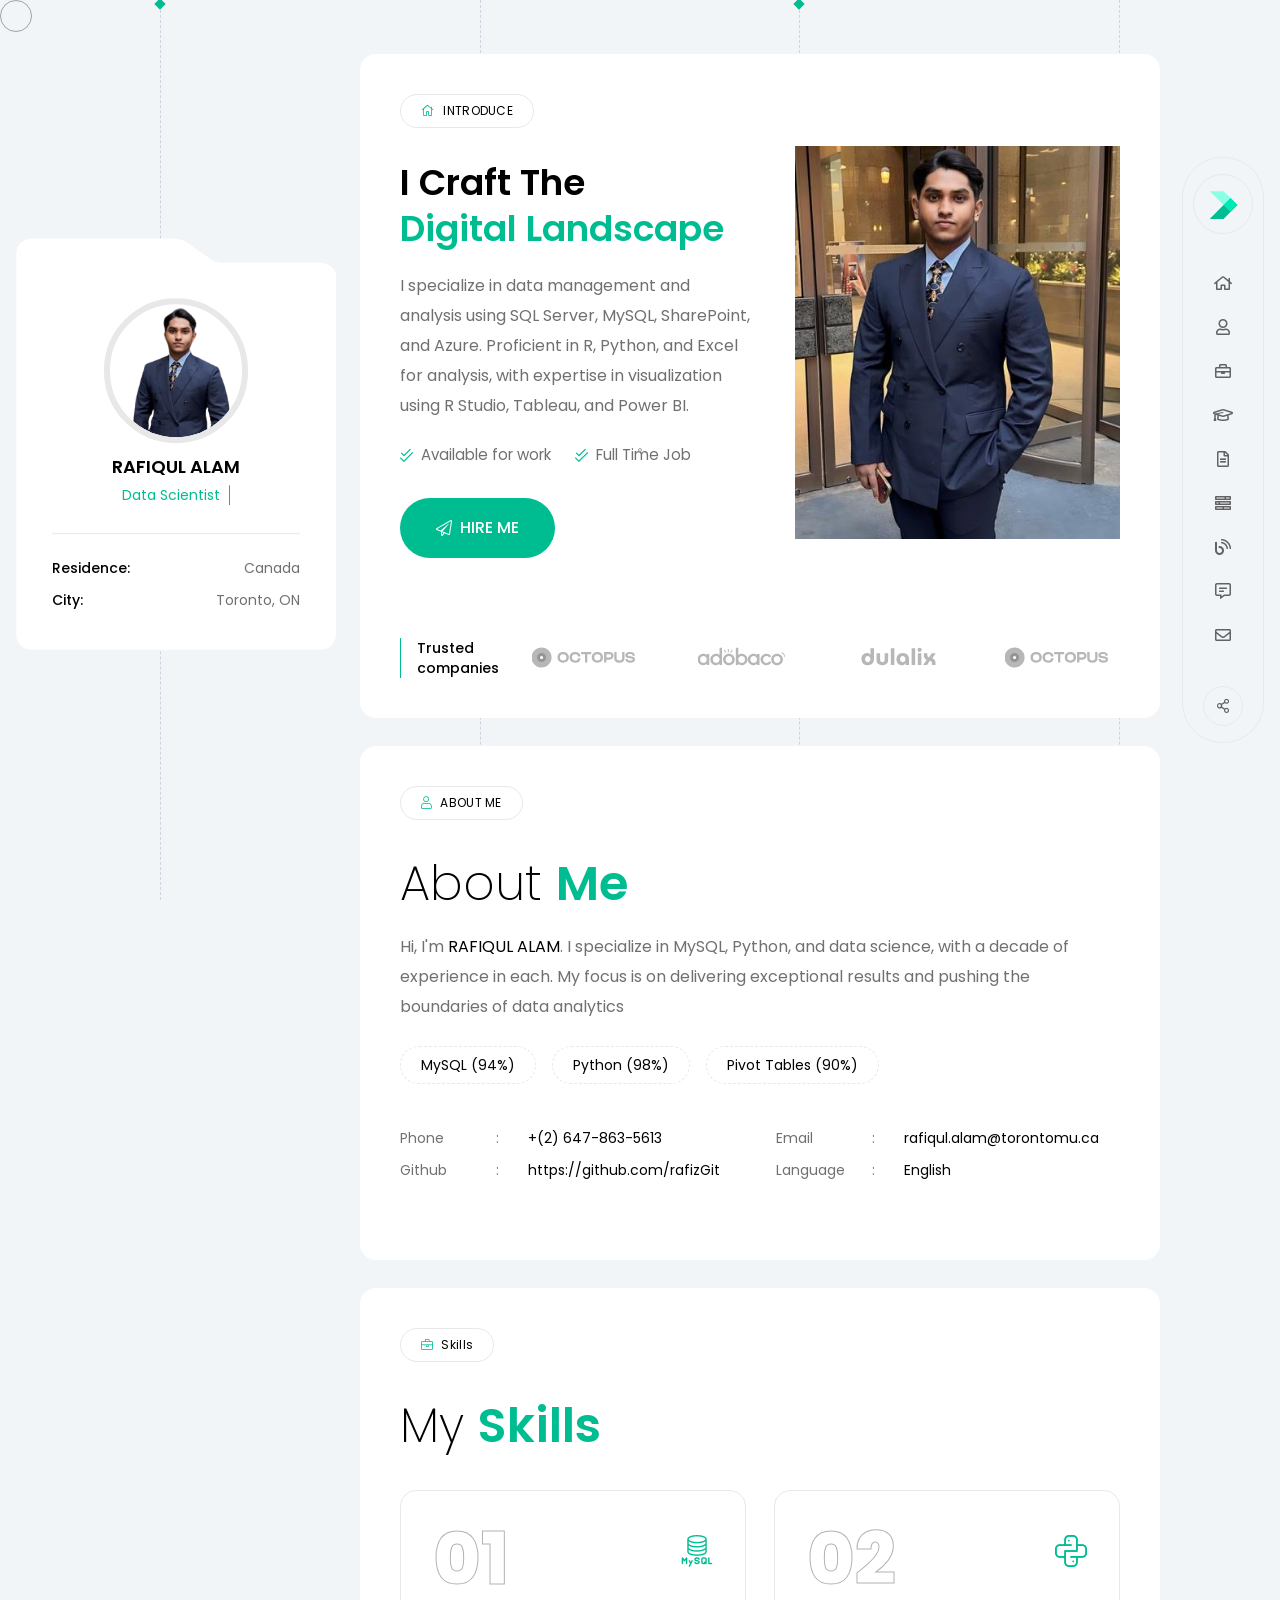
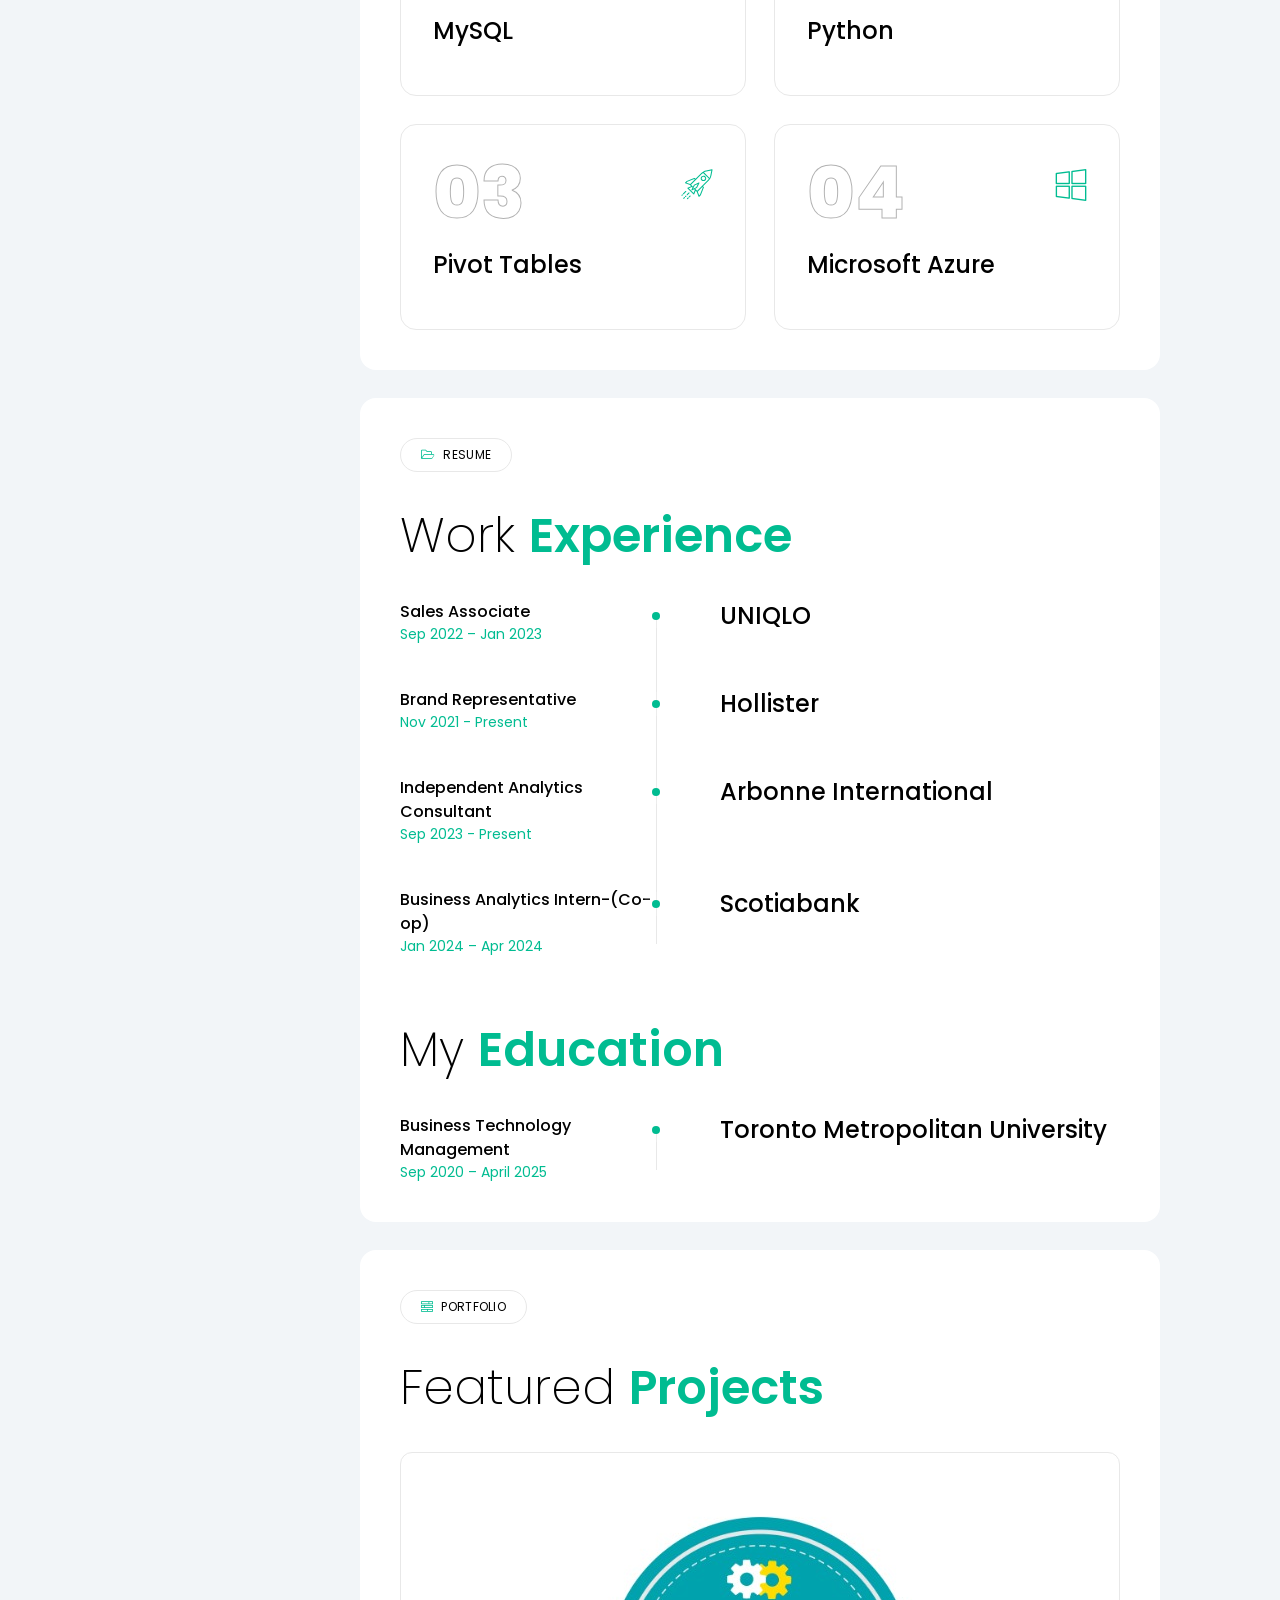
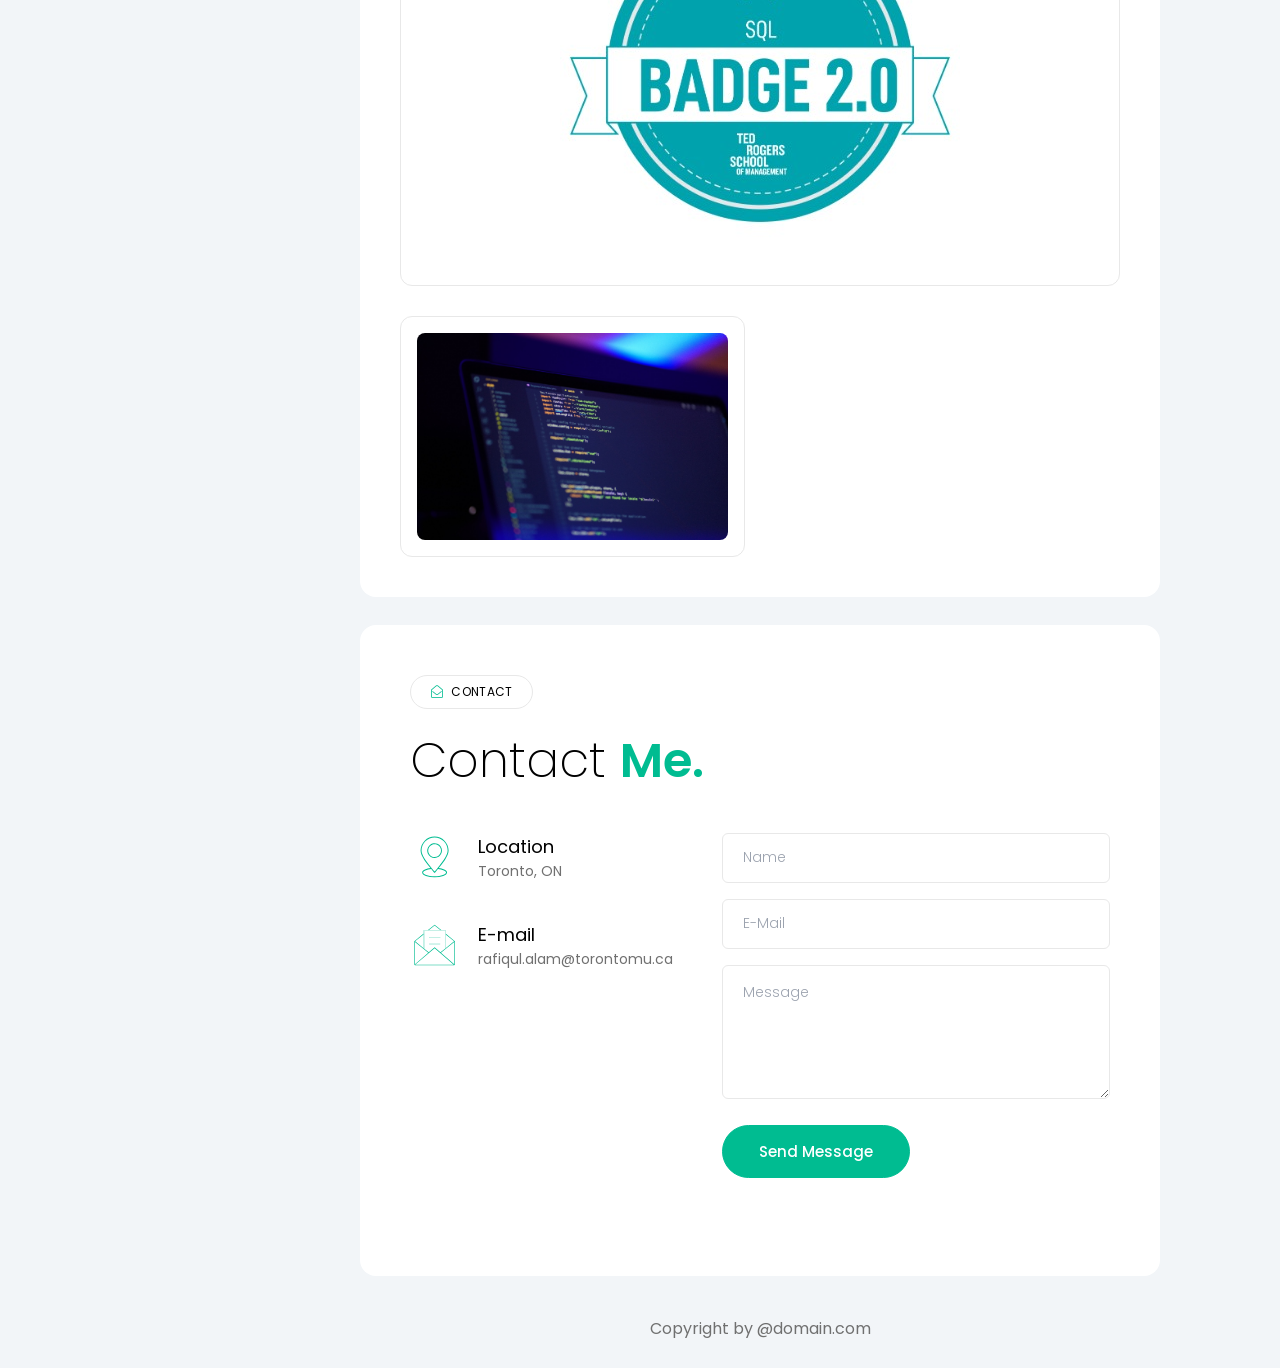
<file: index.html>
<!DOCTYPE html>
<html lang="en" class="">

<head>
    <!-- Basic Page Needs
    ================================================== -->
    <meta charset="UTF-8">
    <meta http-equiv="X-UA-Compatible" content="IE=edge">

    <!-- Specific Meta
    ================================================== -->
    <meta name="viewport" content="width=device-width, initial-scale=1.0, shrink-to-fit=no">
    <meta name="keyword"
        content="resume, cv, portfolio, vcard, responsive, retina, jquery, css3, tailwindcss, material CV, creative, designer, developer, online cv, online resume, powerful portfolio, professional, landing page">
    <meta name="description" content="Minfo vCard/Resume TailwindCSS HTML Template">
    <meta name="author" content="Themearray">

    <!-- Site Title
    ================================================== -->
    <title>Minfo - Tailwind CSS Personal Resume/vCard Template</title>

    <!-- Site Favicon
    ================================================== -->
    <link rel="shortcut icon" href="assets/img/user-sidebar-thumb.png" sizes="any">

    <!-- Google Fonts
    ================================================== -->
    <link rel="preconnect" href="https://fonts.googleapis.com">
    <link rel="preconnect" href="https://fonts.gstatic.com" crossorigin>
    <link href="https://fonts.googleapis.com/css2?family=Poppins:wght@200;300;400;500;600;700&display=swap"
        rel="stylesheet">

    <!-- All CSS Here
    ================================================== -->
    <link rel="stylesheet" href="assets/css/fontAwesome5Pro.css">
    <link rel="stylesheet" href="assets/css/cdheadline.css">
    <link rel="stylesheet" href="assets/css/swiper-bundle.min.css">
    <link rel="stylesheet" href="assets/css/style.min.css">

</head>

<body class="relative custom_cursor">
    <!-- Custom Cursor Start -->
    <div class="custom_cursor_one fixed top-0 left-0 w-8 h-8 border border-gray-400 rounded-full pointer-events-none">
    </div>
    <div
        class="custom_cursor_two w-1 h-1 rounded-full border border-gray-400 bg-metborder-gray-400 fixed pointer-events-none left-1/2 top-1/2 -translate-x-1/2 -translate-y-1/2">
    </div>
    <!-- Custom Cursor End -->


    <!-- App Preloader Start -->
    <div id="preloader">
        <div class="loader_line"></div>
        <div
            class="absolute w-20 h-20 transition-all delay-300 -translate-x-1/2 -translate-y-1/2 rounded-full logo top-1/2 left-1/2 bg-nightBlack border-greyBlack flex-center">
            <img src="assets/img/site-logo.svg" alt="Minfo">
        </div>
    </div>
    <!-- App Preloader End -->


    <!-- App Start -->
    <div class="relative pt-10 minfo__app max-xl:pt-20">
        <div
            class="menu-overlay fixed top-0 left-0 w-full h-full bg-black/60 transition-all duration-200 z-999 opacity-0 invisible [&.is-menu-open]:visible [&.is-menu-open]:opacity-100">
        </div>
        <div class="max-lg:px-4">

            <!-- Mobile Menu Bar Start -->
            <div
                class="fixed top-0 left-0 right-0 z-50 flex items-center justify-between p-2 px-3 bg-white/10 mobile-menu-bar sm:px-6 backdrop-blur-md xl:hidden">
                <div class="text-lg font-medium name">
                    <a href="index.html" class="flex items-center gap-2 text-black dark:text-white">
                        <img src="assets/img/site-logo.svg" alt="Minfo">
                        <span>Minfo</span>
                    </a>
                </div>
                <!-- Mobile Hamburger Menu Start -->
                <button
                    class="w-12 h-12 border rounded-full hamburger menu_toggle bg-white dark:bg-nightBlack border-platinum dark:border-greyBlack flex-center"
                    type="button" aria-label="Open Mobile Menu">
                    <svg viewBox="0 0 20 12" class="w-6" xmlns="http://www.w3.org/2000/svg">
                        <path fill-rule="evenodd" clip-rule="evenodd"
                            d="M5.33333 11.3333C5.33333 11.1565 5.40357 10.987 5.5286 10.8619C5.65362 10.7369 5.82319 10.6667 6 10.6667H19.3333C19.5101 10.6667 19.6797 10.7369 19.8047 10.8619C19.9298 10.987 20 11.1565 20 11.3333C20 11.5101 19.9298 11.6797 19.8047 11.8047C19.6797 11.9298 19.5101 12 19.3333 12H6C5.82319 12 5.65362 11.9298 5.5286 11.8047C5.40357 11.6797 5.33333 11.5101 5.33333 11.3333ZM2.66667 6C2.66667 5.82319 2.7369 5.65362 2.86193 5.5286C2.98695 5.40357 3.15652 5.33333 3.33333 5.33333H16.6667C16.8435 5.33333 17.013 5.40357 17.1381 5.5286C17.2631 5.65362 17.3333 5.82319 17.3333 6C17.3333 6.17681 17.2631 6.34638 17.1381 6.4714C17.013 6.59643 16.8435 6.66667 16.6667 6.66667H3.33333C3.15652 6.66667 2.98695 6.59643 2.86193 6.4714C2.7369 6.34638 2.66667 6.17681 2.66667 6ZM0 0.666667C0 0.489856 0.0702379 0.320287 0.195262 0.195262C0.320286 0.070238 0.489856 0 0.666667 0H14C14.1768 0 14.3464 0.070238 14.4714 0.195262C14.5964 0.320287 14.6667 0.489856 14.6667 0.666667C14.6667 0.843478 14.5964 1.01305 14.4714 1.13807C14.3464 1.2631 14.1768 1.33333 14 1.33333H0.666667C0.489856 1.33333 0.320286 1.2631 0.195262 1.13807C0.0702379 1.01305 0 0.843478 0 0.666667Z"
                            class="fill-theme dark:fill-white" />
                    </svg>
                </button>
                <!-- Mobile Hamburger Menu End -->
            </div>
            <!-- Mobile Menu Bar End -->


            <!-- Mobile Menu Sidebar Start -->
            <div
                class="mobile-menu fixed top-0 -right-full w-full max-w-mobilemenu bg-flashWhite dark:bg-nightBlack z-999 h-full xl:hidden transition-all duration-300 [&.is-menu-open]:right-0 py-12 px-8 overflow-y-scroll">
                <button
                    class="absolute flex items-center justify-center w-9 h-9 text-sm text-white rounded-full close-menu top-4 right-4 bg-greyBlack"
                    aria-label="Close Menu">
                    <i class="fal fa-times"></i>
                </button>
                <div class="mb-6 text-lg font-medium text-black dark:text-white menu-title">
                    Menu
                </div>
                <ul class="space-y-5 font-normal main-menu">
                    <li data-scroll-nav="0" class="relative group active">
                        <a href="#home" class="flex items-center space-x-2 group">
                            <span class="w-5 text-black dark:text-white group-[&.active]:text-theme">
                                <i class="fal fa-home"></i>
                            </span>
                            <span
                                class="group-[&.active]:text-theme dark:group-[&.active]:text-white group-hover:text-theme transition-colors">
                                Home
                            </span>
                        </a>
                    </li>
                    <li data-scroll-nav="1" class="relative group">
                        <a href="#about" class="flex items-center space-x-2 group">
                            <span class="w-5 text-black dark:text-white group-[&.active]:text-theme">
                                <i class="fal fa-user"></i>
                            </span>
                            <span
                                class="group-[&.active]:text-theme dark:group-[&.active]:text-white group-hover:text-theme transition-colors">
                                About
                            </span>
                        </a>
                    </li>
                    <li data-scroll-nav="2" class="relative group">
                        <a href="#" class="flex items-center space-x-2 group">
                            <span class="w-5 text-black dark:text-white group-[&.active]:text-theme">
                                <i class="fal fa-briefcase"></i>
                            </span>
                            <span
                                class="group-[&.active]:text-theme dark:group-[&.active]:text-white group-hover:text-theme transition-colors">
                                Service
                            </span>
                        </a>
                    </li>
                    <li data-scroll-nav="3" class="relative group">
                        <a href="#skill" class="flex items-center space-x-2 group">
                            <span class="w-5 text-black dark:text-white group-[&.active]:text-theme">
                                <i class="fal fa-graduation-cap"></i>
                            </span>
                            <span
                                class="group-[&.active]:text-theme dark:group-[&.active]:text-white group-hover:text-theme transition-colors">
                                Skills
                            </span>
                        </a>
                    </li>
                    <li data-scroll-nav="4" class="relative group">
                        <a href="#resume" class="flex items-center space-x-2 group">
                            <span class="w-5 text-black dark:text-white group-[&.active]:text-theme">
                                <i class="fal fa-file-alt"></i>
                            </span>
                            <span
                                class="group-[&.active]:text-theme dark:group-[&.active]:text-white group-hover:text-theme transition-colors">
                                Resume
                            </span>
                        </a>
                    </li>
                    <li data-scroll-nav="5" class="relative group">
                        <a href="#portfolio" class="flex items-center space-x-2 group">
                            <span class="w-5 text-black dark:text-white group-[&.active]:text-theme">
                                <i class="fal fa-tasks-alt"></i>
                            </span>
                            <span
                                class="group-[&.active]:text-theme dark:group-[&.active]:text-white group-hover:text-theme transition-colors">
                                Poftfolio
                            </span>
                        </a>
                    </li>
                    <li data-scroll-nav="6" class="relative group">
                        <a href="#blog" class="flex items-center space-x-2 group">
                            <span class="w-5 text-black dark:text-white group-[&.active]:text-theme">
                                <i class="fal fa-blog"></i>
                            </span>
                            <span
                                class="group-[&.active]:text-theme dark:group-[&.active]:text-white group-hover:text-theme transition-colors">
                                Blog
                            </span>
                        </a>
                    </li>
                    <li data-scroll-nav="7" class="relative group">
                        <a href="#testimonial" class="flex items-center space-x-2 group">
                            <span class="w-5 text-black dark:text-white group-[&.active]:text-theme">
                                <i class="fal fa-comment-alt-lines"></i>
                            </span>
                            <span
                                class="group-[&.active]:text-theme dark:group-[&.active]:text-white group-hover:text-theme transition-colors">
                                Testimonial
                            </span>
                        </a>
                    </li>
                    <li data-scroll-nav="8" class="relative group">
                        <a href="#contact" class="flex items-center space-x-2 group">
                            <span class="w-5 text-black dark:text-white group-[&.active]:text-theme">
                                <i class="fal fa-envelope"></i>
                            </span>
                            <span
                                class="group-[&.active]:text-theme dark:group-[&.active]:text-white group-hover:text-theme transition-colors">
                                Contact
                            </span>
                        </a>
                    </li>
                </ul>
                <br><br>
                <div class="mb-4 font-medium text-black dark:text-white menu-title text-md">
                    Get in Touch
                </div>
                <!-- Social Share Icon Start  -->
                <div class="flex items-center space-x-4 social-icons">
                    <a href="#" class="flex transition duration-200 hover:text-white" title="Share with Facebook">
                        <i class="fab fa-facebook-f"></i>
                    </a>
                    <a href="#" class="flex transition duration-200 hover:text-white" title="Share with Linkedin">
                        <i class="fab fa-linkedin-in"></i>
                    </a>
                    <a href="#" class="flex transition duration-200 hover:text-white" title="Share with X">
                        <i class="fab fa-twitter"></i>
                    </a>
                    <a href="#" class="flex transition duration-200 hover:text-white" title="Share with X">
                        <i class="fab fa-instagram"></i>
                    </a>
                </div>
                <!-- Social Share Icon End  -->
            </div>
            <!-- Mobile Menu Sidebar End -->


            <!-- Sidebar Profile Start -->
            <div
                class="w-full mx-auto minfo__sidebar__wrapper xl:fixed xl:top-1/2 xl:left-4 2xl:left-14 xl:-translate-y-1/2 md:max-w-sidebar xl:max-2xl:max-w-xs z-999">

                <div class="p-3 mb-3 overflow-hidden minfo__sidebar bg-white dark:bg-nightBlack rounded-2xl">
                    <div class="mx-4 mt-12 text-center user-info lg:mx-6">
                        <a href="index.html"
                            class="w-36 mb-2.5 h-3w-36 block mx-auto border-6 border-platinum dark:border-[#2f2f2f] overflow-hidden rounded-full">
                            <img src="assets/img/WhatsApp_Image_2024-03-19_at_22.20.01_7bfb55cd-removebg-preview.png"
                                class="hidden dark:block w-full h-full rounded-full" alt="Brown Reddick">
                            <!--Image for Dark Version -->
                            <img src="assets/img/WhatsApp_Image_2024-03-19_at_22.20.01_7bfb55cd-removebg-preview.png"
                                class="dark:hidden w-full h-full rounded-full" alt="Brown Reddick">
                            <!--Image for Light Version -->
                        </a>
                        <h6 class="mb-1 text-lg font-semibold text-black dark:text-white name">RAFIQUL ALAM</h6>
                        <div class="leading-none cd-headline clip is-full-width">
                            <h6 class="text-sm cd-words-wrapper designation text-theme after:!bg-theme">
                                <b class="font-normal is-visible">Data Scientist</b>
                                <!-- <b class="font-normal">Photographers</b>
                                <b class="font-normal">Web Designer</b> -->
                            </h6>
                        </div>
                    </div>
                    <div
                        class="pt-6 mx-4 border-t lg:mx-6 user-meta-info md:mx-7 my-7 border-platinum dark:border-metalBlack">
                        <ul class="space-y-3">
                            <li class="flex text-sm">
                                <span class="flex-1 font-medium text-black dark:text-white">Residence:</span>
                                <span>Canada</span>
                            </li>
                            <li class="flex text-sm">
                                <span class="flex-1 font-medium text-black dark:text-white">City:</span>
                                <span>Toronto, ON</span>
                            </li>
                            <!-- <li class="flex text-sm">
                                <span class="flex-1 font-medium text-black dark:text-white">Age:</span>
                                <span>26</span>
                            </li> -->
                        </ul>
                    </div>


                    <!-- <div class="px-4 py-5 lg:py-6 lg:px-6 rounded-2xl md:px-8 bg-flashWhite dark:bg-metalBlack">
                        <div class="text-sm font-medium text-black dark:text-white">Skills</div>
                        <div class="flex items-center justify-between my-4 space-x-4 skills_circle">
                            <div class="space-y-2 text-center progressCircle">
                                <div class="relative w-12 h-12 circle" data-percent="90">
                                    <div class="absolute inset-0 text-[13px] font-medium label flex-center">90%</div>
                                </div>
                                <p class="text-[13px] font-normal dark:font-light text-black dark:text-white/90">HTML
                                </p>
                            </div>
                            <div class="space-y-2 text-center progressCircle">
                                <div class="relative w-12 h-12 circle" data-percent="80">
                                    <div class="absolute inset-0 text-[13px] font-medium label flex-center">80%</div>
                                </div>
                                <p class="text-[13px] font-normal dark:font-light text-black dark:text-white/90">CSS</p>
                            </div>
                            <div class="space-y-2 text-center progressCircle">
                                <div class="relative w-12 h-12 circle" data-percent="80">
                                    <div class="absolute inset-0 text-[13px] font-medium label flex-center">80%</div>
                                </div>
                                <p class="text-[13px] font-normal dark:font-light text-black dark:text-white/90">JS</p>
                            </div>
                            <div class="space-y-2 text-center progressCircle">
                                <div class="relative w-12 h-12 circle" data-percent="90">
                                    <div class="absolute inset-0 text-[13px] font-medium label flex-center">90%</div>
                                </div>
                                <p class="text-[13px] font-normal dark:font-light text-black dark:text-white/90">PHP</p>
                            </div>
                        </div>
                        <div class="mt-6">
                            <a href="mycv.pdf" download target="_blank"
                                class="text-center text-sm border border-theme bg-theme flex items-center justify-center gap-2 text-white rounded-4xl py-3.5 transition duration-300 text-[15px] font-semibold hover:bg-themeHover hover:border-themeHover">
                                DOWNLOAD CV
                                <span class="animate-bounce">
                                    <svg width="18" height="18" viewBox="0 0 15 16" fill="none"
                                        xmlns="http://www.w3.org/2000/svg">
                                        <path
                                            d="M12.0724 4.92378C12.0726 4.91034 12.0726 4.89691 12.0726 4.88368C12.0726 2.53968 10.1657 0.632812 7.82171 0.632812C5.47771 0.632812 3.57084 2.53968 3.57084 4.88368C3.57084 4.89691 3.57084 4.91055 3.57104 4.92378C1.95417 5.0992 0.691406 6.47267 0.691406 8.13554C0.691406 9.91704 2.14059 11.3662 3.92209 11.3662H4.33138C4.55606 11.3662 4.7384 11.1839 4.7384 10.9592C4.7384 10.7345 4.55606 10.5522 4.33138 10.5522H3.92209C2.58952 10.5522 1.50544 9.46811 1.50544 8.13554C1.50544 6.80297 2.58952 5.71888 3.92209 5.71888H4.00309C4.11868 5.71888 4.22898 5.66963 4.30611 5.58355C4.38345 5.49726 4.42028 5.38248 4.40766 5.2673C4.3924 5.12769 4.38487 5.00233 4.38487 4.88348C4.38487 2.98842 5.92665 1.44664 7.82171 1.44664C9.71678 1.44664 11.2586 2.98842 11.2586 4.88348C11.2586 5.00233 11.251 5.12769 11.2358 5.2673C11.2231 5.38228 11.26 5.49726 11.3373 5.58355C11.4144 5.66963 11.5247 5.71888 11.6403 5.71888H11.7217C13.0541 5.71888 14.138 6.80297 14.138 8.13554C14.138 9.46811 13.0541 10.5522 11.7217 10.5522H11.288C11.0634 10.5522 10.881 10.7345 10.881 10.9592C10.881 11.1839 11.0634 11.3662 11.288 11.3662H11.7217C13.5028 11.3662 14.952 9.91704 14.952 8.13554C14.952 6.47247 13.6892 5.099 12.0724 4.92378Z"
                                            fill="white" />
                                        <path
                                            d="M6.26314 11.942C6.0877 12.1876 6.26327 12.5288 6.5651 12.5288H8.81272L7.3764 14.5396C7.25728 14.7064 7.29591 14.9382 7.46268 15.0573C7.62945 15.1764 7.86122 15.1378 7.98034 14.971L9.83579 12.3734C10.0112 12.1278 9.83566 11.7866 9.53382 11.7866H7.2862L8.72252 9.77578C8.84164 9.609 8.80302 9.37724 8.63624 9.25811C8.46947 9.13899 8.23771 9.17762 8.11858 9.34439L6.26314 11.942Z"
                                            fill="white" />
                                    </svg>
                                </span>
                            </a>
                        </div>
                    </div> -->

                    <svg class="absolute w-0 h-0">
                        <clipPath id="my-clip-path" clipPathUnits="objectBoundingBox" stroke="white" stroke-width="2">
                            <path
                                d="M0.001,0.031 C0.001,0.014,0.026,0.001,0.055,0.001 H0.492 C0.506,0.001,0.52,0.004,0.53,0.009 L0.61,0.052 C0.62,0.057,0.634,0.06,0.649,0.06 H0.947 C0.977,0.06,1,0.074,1,0.091 V0.971 C1,0.987,0.977,1,0.947,1 H0.055 C0.026,1,0.001,0.987,0.001,0.971 V0.031">
                            </path>
                        </clipPath>
                    </svg>
                </div>

            </div>
            <!-- Sidebar Profile End -->


            <!-- Nav/Navigation Start -->
            <div
                class="minfo__nav__wrapper bg-snowWhite dark:bg-power__black max-xl:hidden fixed top-1/2 -translate-y-1/2 right-4 2xl:right-14 z-999 flex items-center flex-col gap-4 border border-platinum dark:border-metalBlack rounded-4xl px-2.5 py-4">

                <!-- Site Logo Start -->
                <div class="flex border rounded-full logo w-15 h-15 border-platinum dark:border-metalBlack flex-center">
                    <a href="index.html">
                        <img src="assets/img/site-logo.svg" alt="Minfo">
                    </a>
                </div>
                <!-- Site Logo Start -->


                <!-- Main Menu/Navigation Start -->
                <div class="my-4 menu">
                    <ul class="space-y-2 text-center">
                        <li data-scroll-nav="0" class="relative group active">
                            <a href="#home"
                                class="w-9 h-9 rounded-full flex-center group-[&.active]:bg-white dark:group-[&.active]:bg-metalBlack group-hover:bg-white dark:group-hover:bg-metalBlack transition-all duration-300 before:content-[attr(data-title)] before:absolute before:right-10 before:bg-white dark:before:bg-metalBlack before:text-sm text-theme dark:before:text-white before:px-4 before:py-2 before:rounded-md before:font-normal dark:before:font-light before:opacity-0 before:transition-all before:duration-200 group-hover:before:opacity-100 after:content-[''] after:absolute after:w-0 after:h-0 after:right-8 after:border-solid after:border-t-4 after:border-r-0 after:border-b-4 after:border-l-8 after:border-t-transparent after:border-r-transparent after:border-b-transparent after:border-l-white dark:after:border-l-metalBlack after:opacity-0 after:transition-all after:duration-200 group-hover:after:opacity-100"
                                data-title="Home">
                                <span
                                    class="text-black dark:text-white group-hover:text-theme group-[&.active]:text-theme">
                                    <i class="fal fa-home"></i>
                                </span>
                            </a>
                        </li>
                        <li data-scroll-nav="1" class="relative group">
                            <a href="#about"
                                class="w-9 h-9 rounded-full flex-center group-[&.active]:bg-white dark:group-[&.active]:bg-metalBlack group-hover:bg-white dark:group-hover:bg-metalBlack transition-all duration-300 before:content-[attr(data-title)] before:absolute before:right-10 before:bg-white dark:before:bg-metalBlack before:text-sm text-theme dark:before:text-white before:px-4 before:py-2 before:rounded-md before:font-normal dark:before:font-light before:opacity-0 before:transition-all before:duration-200 group-hover:before:opacity-100 after:content-[''] after:absolute after:w-0 after:h-0 after:right-8 after:border-solid after:border-t-4 after:border-r-0 after:border-b-4 after:border-l-8 after:border-t-transparent after:border-r-transparent after:border-b-transparent after:border-l-white dark:after:border-l-metalBlack after:opacity-0 after:transition-all after:duration-200 group-hover:after:opacity-100"
                                data-title="About">
                                <span
                                    class="text-black dark:text-white group-hover:text-theme group-[&.active]:text-theme">
                                    <i class="fal fa-user"></i>
                                </span>
                            </a>
                        </li>
                        <li data-scroll-nav="2" class="relative group">
                            <a href="#service"
                                class="w-9 h-9 rounded-full flex-center group-[&.active]:bg-white dark:group-[&.active]:bg-metalBlack group-hover:bg-white dark:group-hover:bg-metalBlack transition-all duration-300 before:content-[attr(data-title)] before:absolute before:right-10 before:bg-white dark:before:bg-metalBlack before:text-sm text-theme dark:before:text-white before:px-4 before:py-2 before:rounded-md before:font-normal dark:before:font-light before:opacity-0 before:transition-all before:duration-200 group-hover:before:opacity-100 after:content-[''] after:absolute after:w-0 after:h-0 after:right-8 after:border-solid after:border-t-4 after:border-r-0 after:border-b-4 after:border-l-8 after:border-t-transparent after:border-r-transparent after:border-b-transparent after:border-l-white dark:after:border-l-metalBlack after:opacity-0 after:transition-all after:duration-200 group-hover:after:opacity-100"
                                data-title="Service">
                                <span
                                    class="text-black dark:text-white group-hover:text-theme group-[&.active]:text-theme">
                                    <i class="fal fa-briefcase"></i>
                                </span>
                            </a>
                        </li>
                        <li data-scroll-nav="3" class="relative group">
                            <a href="#skill"
                                class="w-9 h-9 rounded-full flex-center group-[&.active]:bg-white dark:group-[&.active]:bg-metalBlack group-hover:bg-white dark:group-hover:bg-metalBlack transition-all duration-300 before:content-[attr(data-title)] before:absolute before:right-10 before:bg-white dark:before:bg-metalBlack before:text-sm text-theme dark:before:text-white before:px-4 before:py-2 before:rounded-md before:font-normal dark:before:font-light before:opacity-0 before:transition-all before:duration-200 group-hover:before:opacity-100 after:content-[''] after:absolute after:w-0 after:h-0 after:right-8 after:border-solid after:border-t-4 after:border-r-0 after:border-b-4 after:border-l-8 after:border-t-transparent after:border-r-transparent after:border-b-transparent after:border-l-white dark:after:border-l-metalBlack after:opacity-0 after:transition-all after:duration-200 group-hover:after:opacity-100"
                                data-title="Skills">
                                <span
                                    class="text-black dark:text-white group-hover:text-theme group-[&.active]:text-theme">
                                    <i class="fal fa-graduation-cap"></i>
                                </span>
                            </a>
                        </li>
                        <li data-scroll-nav="4" class="relative group">
                            <a href="#resume"
                                class="w-9 h-9 rounded-full flex-center group-[&.active]:bg-white dark:group-[&.active]:bg-metalBlack group-hover:bg-white dark:group-hover:bg-metalBlack transition-all duration-300 before:content-[attr(data-title)] before:absolute before:right-10 before:bg-white dark:before:bg-metalBlack before:text-sm text-theme dark:before:text-white before:px-4 before:py-2 before:rounded-md before:font-normal dark:before:font-light before:opacity-0 before:transition-all before:duration-200 group-hover:before:opacity-100 after:content-[''] after:absolute after:w-0 after:h-0 after:right-8 after:border-solid after:border-t-4 after:border-r-0 after:border-b-4 after:border-l-8 after:border-t-transparent after:border-r-transparent after:border-b-transparent after:border-l-white dark:after:border-l-metalBlack after:opacity-0 after:transition-all after:duration-200 group-hover:after:opacity-100"
                                data-title="Resume">
                                <span
                                    class="text-black dark:text-white group-hover:text-theme group-[&.active]:text-theme">
                                    <i class="fal fa-file-alt"></i>
                                </span>
                            </a>
                        </li>
                        <li data-scroll-nav="5" class="relative group">
                            <a href="#portfolio"
                                class="w-9 h-9 rounded-full flex-center group-[&.active]:bg-white dark:group-[&.active]:bg-metalBlack group-hover:bg-white dark:group-hover:bg-metalBlack transition-all duration-300 before:content-[attr(data-title)] before:absolute before:right-10 before:bg-white dark:before:bg-metalBlack before:text-sm text-theme dark:before:text-white before:px-4 before:py-2 before:rounded-md before:font-normal dark:before:font-light before:opacity-0 before:transition-all before:duration-200 group-hover:before:opacity-100 after:content-[''] after:absolute after:w-0 after:h-0 after:right-8 after:border-solid after:border-t-4 after:border-r-0 after:border-b-4 after:border-l-8 after:border-t-transparent after:border-r-transparent after:border-b-transparent after:border-l-white dark:after:border-l-metalBlack after:opacity-0 after:transition-all after:duration-200 group-hover:after:opacity-100"
                                data-title="Poftfolio">
                                <span
                                    class="text-black dark:text-white group-hover:text-theme group-[&.active]:text-theme">
                                    <i class="fal fa-tasks-alt"></i>
                                </span>
                            </a>
                        </li>
                        <li data-scroll-nav="6" class="relative group">
                            <a href="#blog"
                                class="w-9 h-9 rounded-full flex-center group-[&.active]:bg-white dark:group-[&.active]:bg-metalBlack group-hover:bg-white dark:group-hover:bg-metalBlack transition-all duration-300 before:content-[attr(data-title)] before:absolute before:right-10 before:bg-white dark:before:bg-metalBlack before:text-sm text-theme dark:before:text-white before:px-4 before:py-2 before:rounded-md before:font-normal dark:before:font-light before:opacity-0 before:transition-all before:duration-200 group-hover:before:opacity-100 after:content-[''] after:absolute after:w-0 after:h-0 after:right-8 after:border-solid after:border-t-4 after:border-r-0 after:border-b-4 after:border-l-8 after:border-t-transparent after:border-r-transparent after:border-b-transparent after:border-l-white dark:after:border-l-metalBlack after:opacity-0 after:transition-all after:duration-200 group-hover:after:opacity-100"
                                data-title="Blog">
                                <span
                                    class="text-black dark:text-white group-hover:text-theme group-[&.active]:text-theme">
                                    <i class="fal fa-blog"></i>
                                </span>
                            </a>
                        </li>
                        <li data-scroll-nav="7" class="relative group">
                            <a href="#testimonial"
                                class="w-9 h-9 rounded-full flex-center group-[&.active]:bg-white dark:group-[&.active]:bg-metalBlack group-hover:bg-white dark:group-hover:bg-metalBlack transition-all duration-300 before:content-[attr(data-title)] before:absolute before:right-10 before:bg-white dark:before:bg-metalBlack before:text-sm text-theme dark:before:text-white before:px-4 before:py-2 before:rounded-md before:font-normal dark:before:font-light before:opacity-0 before:transition-all before:duration-200 group-hover:before:opacity-100 after:content-[''] after:absolute after:w-0 after:h-0 after:right-8 after:border-solid after:border-t-4 after:border-r-0 after:border-b-4 after:border-l-8 after:border-t-transparent after:border-r-transparent after:border-b-transparent after:border-l-white dark:after:border-l-metalBlack after:opacity-0 after:transition-all after:duration-200 group-hover:after:opacity-100"
                                data-title="Testimonial">
                                <span
                                    class="text-black dark:text-white group-hover:text-theme group-[&.active]:text-theme">
                                    <i class="fal fa-comment-alt-lines"></i>
                                </span>
                            </a>
                        </li>
                        <li data-scroll-nav="8" class="relative group">
                            <a href="#contact"
                                class="w-9 h-9 rounded-full flex-center group-[&.active]:bg-white dark:group-[&.active]:bg-metalBlack group-hover:bg-white dark:group-hover:bg-metalBlack transition-all duration-300 before:content-[attr(data-title)] before:absolute before:right-10 before:bg-white dark:before:bg-metalBlack before:text-sm text-theme dark:before:text-white before:px-4 before:py-2 before:rounded-md before:font-normal dark:before:font-light before:opacity-0 before:transition-all before:duration-200 group-hover:before:opacity-100 after:content-[''] after:absolute after:w-0 after:h-0 after:right-8 after:border-solid after:border-t-4 after:border-r-0 after:border-b-4 after:border-l-8 after:border-t-transparent after:border-r-transparent after:border-b-transparent after:border-l-white dark:after:border-l-metalBlack after:opacity-0 after:transition-all after:duration-200 group-hover:after:opacity-100"
                                data-title="Contact">
                                <span
                                    class="text-black dark:text-white group-hover:text-theme group-[&.active]:text-theme">
                                    <i class="fal fa-envelope"></i>
                                </span>
                            </a>
                        </li>
                    </ul>
                </div>
                <!-- Main Menu/Navigation End -->

                <!-- Share Button Wrapper Start -->
                <div class="relative share group">
                    <button
                        class="w-10 h-10 text-sm border rounded-full border-platinum dark:border-metalBlack flex-center group-hover:bg-white dark:group-hover:bg-metalBlack text-black dark:text-white"
                        aria-label="Share">
                        <i class="fal fa-share-alt"></i>
                    </button>

                    <!-- Social Share Icon Start  -->
                    <div
                        class="absolute bottom-0 flex items-center invisible px-5 py-6 space-x-3 transition-all duration-300 -translate-y-1/2 opacity-0 social-icons top-1/2 bg-white dark:bg-nightBlack rounded-4xl right-6 group-hover:opacity-100 group-hover:visible group-hover:right-10 -z-1">
                        <a href="#" class="flex transition duration-200 hover:text-theme" title="Share with Facebook">
                            <i class="fab fa-facebook"></i>
                        </a>
                        <a href="#" class="flex transition duration-200 hover:text-theme" title="Share with Linkedin">
                            <i class="fab fa-linkedin-in"></i>
                        </a>
                        <a href="#" class="flex transition duration-200 hover:text-theme" title="Share with X">
                            <i class="fab fa-twitter"></i>
                        </a>
                        <a href="#" class="flex transition duration-200 hover:text-theme" title="Share with X">
                            <i class="fab fa-instagram"></i>
                        </a>
                    </div>
                    <!-- Social Share Icon End  -->
                </div>
                <!-- Share Button Wrapper End -->

            </div>
            <!-- Nav/Navigation End -->


            <!-- Main Content Start -->
            <div class="relative mx-auto minfo__contentBox max-w-container xl:max-2xl:max-w-65rem">

                <!-- Hero/Introduction Section Start -->
                <div data-scroll-index="0" id="home"
                    class="py-5 xl:py-3.5 max-w-content xl:max-2xl:max-w-50rem max-xl:mx-auto xl:ml-auto">

                    <div class="px-5 py-8 bg-white dark:bg-nightBlack rounded-2xl hero-section md:p-8 lg:p-10 2xl:p-13">
                        <div
                            class="inline-flex items-center gap-2 px-4 py-2 text-xs tracking-wide text-black dark:text-white border lg:px-5 section-name border-platinum dark:border-greyBlack200 rounded-4xl">
                            <i class="fal fa-home text-theme"></i>
                            INTRODUCE
                        </div>
                        <div class="items-center gap-6 hero-content md:flex xl:gap-10">
                            <div class="text-content pt-7 lg:pt-8 max-lg:max-w-[30rem]">
                                <h1
                                    class="text-[32px] lg:text-5xl xl:text-4xl 2xl:text-5xl font-semibold text-black dark:text-white leading-1.27 lg:leading-1.27 xl:leading-1.27 2xl:leading-1.27 mb-4 lg:mb-5">
                                    I Craft The <br>
                                    <span class="text-theme">Digital Landscape</span>
                                </h1>
                                <p>
                                    I specialize in data management and analysis using SQL Server, MySQL, SharePoint,
                                    and Azure. Proficient in R, Python, and Excel for analysis, with expertise in
                                    visualization using R Studio, Tableau, and Power BI.
                                </p>
                                <ul class="flex items-center mt-4 -mx-3 lg:mt-5">
                                    <li class="flex items-center mx-3 text-regular">
                                        <i class="mr-2 fal fa-check-double text-theme"></i>
                                        Available for work
                                    </li>
                                    <li class="flex items-center mx-3 text-regular">
                                        <i class="mr-2 fal fa-check-double text-theme"></i>
                                        Full Time Job
                                    </li>
                                </ul>
                                <ul class="mt-7 buttons">
                                    <li data-scroll-nav="8">
                                        <a href="#contact"
                                            class="btn-theme inline-flex items-center gap-2 bg-theme text-power__black py-4 md:py-4.5 lg:px-9 px-7 rounded-4xl leading-none transition-all duration-300 hover:shadow-theme_shadow text-white font-medium text-[15px] md:text-base">
                                            <i class="fal fa-paper-plane"></i>
                                            HIRE ME
                                        </a>
                                    </li>
                                </ul>

                            </div>
                            <div class="hero-image flex-[0_0_20.3rem] max-md:hidden">
                                <img src="assets/img/WhatsApp Image 2024-03-19 at 22.20.01_7bfb55cd.jpg"
                                    class="dark:hidden" alt="Hero Image - Light Mode">
                                <img src="assets/img/WhatsApp Image 2024-03-19 at 22.20.01_7bfb55cd.jpg"
                                    class="hidden dark:block" alt="Hero Image - Dark Mode">
                            </div>
                        </div>
                        <div class="mb-2 mt-14 xl:mb-0 xl:mt-20">
                            <div class="items-center grid-cols-12 overflow-hidden md:grid">
                                <div class="hidden col-span-2 md:inline-block">
                                    <h6
                                        class="font-medium text-black dark:text-white/80 text-sm md:max-w-[8rem] border-l border-theme pl-4">
                                        Trusted companies
                                    </h6>
                                </div>
                                <div class="col-span-10 logo-slider">
                                    <div class="swiper">
                                        <div class="swiper-wrapper">
                                            <div class="swiper-slide">
                                                <a href="#" class="transition duration-200 flex-center">
                                                    <img src="assets/img/partners/logo1.svg" alt="Partner Name">
                                                </a>
                                            </div>
                                            <div class="swiper-slide">
                                                <a href="#" class="transition duration-200 flex-center">
                                                    <img src="assets/img/partners/logo2.svg" alt="Partner Name">
                                                </a>
                                            </div>
                                            <div class="swiper-slide">
                                                <a href="#" class="transition duration-200 flex-center">
                                                    <img src="assets/img/partners/logo3.svg" alt="Partner Name">
                                                </a>
                                            </div>
                                            <div class="swiper-slide">
                                                <a href="#" class="transition duration-200 flex-center">
                                                    <img src="assets/img/partners/logo4.svg" alt="Partner Name">
                                                </a>
                                            </div>
                                            <div class="swiper-slide">
                                                <a href="#" class="transition duration-200 flex-center">
                                                    <img src="assets/img/partners/logo2.svg" alt="Partner Name">
                                                </a>
                                            </div>
                                            <div class="swiper-slide">
                                                <a href="#" class="transition duration-200 flex-center">
                                                    <img src="assets/img/partners/logo4.svg" alt="Partner Name">
                                                </a>
                                            </div>
                                            <div class="swiper-slide">
                                                <a href="#" class="transition duration-200 flex-center">
                                                    <img src="assets/img/partners/logo2.svg" alt="Partner Name">
                                                </a>
                                            </div>
                                            <div class="swiper-slide">
                                                <a href="#" class="transition duration-200 flex-center">
                                                    <img src="assets/img/partners/logo4.svg" alt="Partner Name">
                                                </a>
                                            </div>
                                            <div class="swiper-slide">
                                                <a href="#" class="transition duration-200 flex-center">
                                                    <img src="assets/img/partners/logo2.svg" alt="Partner Name">
                                                </a>
                                            </div>
                                        </div>
                                    </div>
                                </div>
                            </div>
                        </div>
                    </div>

                </div>
                <!-- Hero/Introduction Section End -->


                <!-- About Me Section Start -->
                <div data-scroll-index="1" id="about"
                    class="py-3.5  max-w-content xl:max-2xl:max-w-50rem max-xl:mx-auto xl:ml-auto">

                    <div
                        class="px-5 py-8 md:p-8 bg-white dark:bg-nightBlack rounded-2xl about-section lg:p-10 2xl:p-13">
                        <div
                            class="inline-flex items-center gap-2 px-4 py-2 text-xs tracking-wide text-black dark:text-white border lg:px-5 section-name border-platinum dark:border-greyBlack200 rounded-4xl">
                            <i class="fal fa-user text-theme"></i>
                            ABOUT ME
                        </div>
                        <div class="mt-7 md:mt-10 section-title">
                            <h2
                                class="title text-[32px] md:text-4xl lg:text-5xl font-extralight text-black dark:text-white leading-1.27">
                                About <span class="font-semibold text-theme">Me</span>
                            </h2>
                            <p class="max-w-2xl mt-4 md:mt-6 subtitle">
                                Hi, I'm <span class="text-black dark:text-white">RAFIQUL ALAM</span>. I specialize in
                                MySQL, Python, and data science, with a decade of experience in each. My focus is on
                                delivering exceptional results and pushing the boundaries of data analytics
                            </p>
                        </div>
                        <div class="mt-6 section-content">
                            <div class="inline-flex flex-wrap items-center gap-2 mb-5 text-sm md:gap-4">
                                <a href="#"
                                    class="inline-block px-3.5 py-2 transition duration-300 border border-dashed text-black dark:text-white/70 border-platinum dark:border-greyBlack rounded-3xl md:px-5 md: md:py-2 hover:text-theme dark:hover:text-white">
                                    MySQL (94%)
                                </a>
                                <a href="#"
                                    class="inline-block px-3.5 py-2 transition duration-300 border border-dashed text-black dark:text-white/70 border-platinum dark:border-greyBlack rounded-3xl md:px-5 md: md:py-2 hover:text-theme dark:hover:text-white">
                                    Python (98%)
                                </a>
                                <a href="#"
                                    class="inline-block px-3.5 py-2 transition duration-300 border border-dashed text-black dark:text-white/70 border-platinum dark:border-greyBlack rounded-3xl md:px-5 md: md:py-2 hover:text-theme dark:hover:text-white">
                                    Pivot Tables (90%)
                                </a>
                            </div>

                            <ul class="grid mt-4 mb-10 text-sm lg:mt-6 md:grid-cols-2 gap-x-8 gap-y-3">
                                <li class="flex items-center">
                                    <span class="flex-[0_0_6rem]">Phone</span>
                                    <span class="flex-[0_0_2rem]">:</span>
                                    <span class="text-black dark:text-white">+(2) 647-863-5613 </span>
                                </li>
                                <li class="flex items-center">
                                    <span class="flex-[0_0_6rem]">Email</span>
                                    <span class="flex-[0_0_2rem]">:</span>
                                    <span class="text-black dark:text-white"> rafiqul.alam@torontomu.ca</span>
                                </li>
                                <!-- <li class="flex items-center">
                                    <span class="flex-[0_0_6rem]">Skype</span>
                                    <span class="flex-[0_0_2rem]">:</span>
                                    <span class="text-black dark:text-white">brown@com</span>
                                </li> -->
                                <li class="flex items-center">
                                    <span class="flex-[0_0_6rem]">Github</span>
                                    <span class="flex-[0_0_2rem]">:</span>
                                    <span class="text-black dark:text-white">https://github.com/rafizGit</span>
                                </li>
                                <li class="flex items-center">
                                    <span class="flex-[0_0_6rem]">Language</span>
                                    <span class="flex-[0_0_2rem]">:</span>
                                    <span class="text-black dark:text-white">English</span>
                                </li>
                            </ul>

                            <!-- <ul class="grid grid-cols-2 gap-6 counters md:grid-cols-4 xl:gap-8">
                                <li class="">
                                    <div class="mb-1 text-2xl font-semibold md:text-3xl number text-theme 2xl:text-4xl">
                                        <span>185</span>+
                                    </div>
                                    <div class="text-sm">Years Of Experience</div>
                                </li>
                                <li class="">
                                    <div class="mb-1 text-2xl font-semibold md:text-3xl number text-theme 2xl:text-4xl">
                                        <span>12</span>+
                                    </div>
                                    <div class="text-sm">Handled Projects</div>
                                </li>
                                <li class="">
                                    <div class="mb-1 text-2xl font-semibold md:text-3xl number text-theme 2xl:text-4xl">
                                        <span>05</span>+
                                    </div>
                                    <div class="text-sm">Open Source Libraries</div>
                                </li>
                                <li class="">
                                    <div class="mb-1 text-2xl font-semibold md:text-3xl number text-theme 2xl:text-4xl">
                                        <span>18</span>
                                    </div>
                                    <div class="text-sm">Awards Won</div>
                                </li>
                            </ul> -->

                        </div>
                    </div>

                </div>
                <!-- About Me Section End -->

                <!-- My Services Section Start -->
                <div data-scroll-index="2" id="service"
                    class="py-5 xl:py-3.5 max-w-content xl:max-2xl:max-w-50rem max-xl:mx-auto xl:ml-auto">

                    <div
                        class="px-5 py-8 md:p-8 bg-white dark:bg-nightBlack rounded-2xl service-section lg:p-10 2xl:p-13">
                        <div
                            class="inline-flex items-center gap-2 px-4 py-2 text-xs tracking-wide text-black dark:text-white border lg:px-5 section-name border-platinum dark:border-greyBlack200 rounded-4xl">
                            <i class="fal fa-briefcase text-theme"></i>
                            Skills
                        </div>
                        <div class="mb-8 mt-7 md:my-10 section-title">
                            <h2
                                class="title text-[32px] md:text-4xl lg:text-5xl font-extralight text-black dark:text-white leading-1.27">
                                My <span class="font-semibold text-theme">Skills</span>
                            </h2>
                            <!-- <p class="max-w-xl mt-4 md:mt-6 subtitle">
                                I design products that are more than pretty. I make them shippable and usable, tempor
                                non mollit dolor et do aute
                            </p> -->
                        </div>

                        <div class="grid gap-5 md:gap-6 service-card-wrapper sm:grid-cols-2 lg:gap-7 2xl:gap-8">
                            <div
                                class="relative p-5 transition duration-300 border py-7 md:p-7 card-item group border-platinum dark:border-metalBlack rounded-2xl xl:p-8 2xl:p-10 hover:border-theme">
                                <div
                                    class="absolute transition duration-300 md:top-10 icon right-6 top-7 md:right-8 group-hover:-rotate-45 lg:top-11">
                                    <img src="./assets/img/skill/mysql.png" alt="">

                                </div>
                                <div
                                    class="text-5xl font-extrabold transition duration-300 md:text-6xl number lg:text-7xl text-greyBlack opacity-30 group-hover:opacity-100">
                                    01
                                </div>
                                <h4 class="mt-5 mb-4 text-xl font-medium text-black dark:text-white xl:text-2xl">
                                    MySQL
                                </h4>
                                <!-- <p>
                                    I design products that are more than pretty. I make them shippable.
                                </p> -->
                            </div>
                            <div
                                class="relative p-5 transition duration-300 border py-7 md:p-7 card-item group border-platinum dark:border-metalBlack rounded-2xl xl:p-8 2xl:p-10 hover:border-theme">
                                <div
                                    class="absolute transition duration-300 md:top-10 icon right-6 top-7 md:right-8 group-hover:-rotate-45 lg:top-11">
                                    <img src="./assets/img/skill/python.png" alt="">

                                </div>
                                <div
                                    class="text-5xl font-extrabold transition duration-300 md:text-6xl number lg:text-7xl text-greyBlack opacity-30 group-hover:opacity-100">
                                    02
                                </div>
                                <h4 class="mt-5 mb-4 text-xl font-medium text-black dark:text-white xl:text-2xl">
                                    Python
                                </h4>
                                <!-- <p>
                                    I design products that are more than pretty. I make them shippable.
                                </p> -->
                            </div>
                            <div
                                class="relative p-5 transition duration-300 border py-7 md:p-7 card-item group border-platinum dark:border-metalBlack rounded-2xl xl:p-8 2xl:p-10 hover:border-theme">
                                <div
                                    class="absolute transition duration-300 md:top-10 icon right-6 top-7 md:right-8 group-hover:-rotate-45 lg:top-11">
                                    <svg width="32" height="31" viewBox="0 0 32 31" class="fill-theme"
                                        xmlns="http://www.w3.org/2000/svg">
                                        <path
                                            d="M31.3586 0.492502C31.2987 0.432719 31.2251 0.388514 31.1441 0.363749C31.0632 0.338985 30.9775 0.334415 30.8944 0.350439L25.0786 1.48138C23.2662 1.83313 21.6006 2.71933 20.2963 4.02588L14.5195 9.80262L13.7678 9.05075C13.6963 8.97916 13.6053 8.93014 13.5062 8.90977C13.4071 8.88939 13.3042 8.89855 13.2103 8.93612L5.81363 11.8906C5.75062 11.9158 5.69319 11.9532 5.64464 12.0006L4.15803 13.449C4.09591 13.5095 4.05003 13.5848 4.02463 13.6678C3.99922 13.7507 3.99509 13.8388 4.01263 13.9237C4.03016 14.0087 4.0688 14.0879 4.12498 14.1541C4.18115 14.2202 4.25307 14.2711 4.33409 14.3022L8.9895 16.0847L10.1156 17.2108L6.67576 18.6295C6.59712 18.662 6.52771 18.7134 6.47368 18.7791C6.41966 18.8449 6.38268 18.9229 6.36603 19.0063C6.34938 19.0898 6.35358 19.176 6.37824 19.2575C6.40291 19.3389 6.44729 19.413 6.50744 19.4731L12.3781 25.3438C12.4751 25.4408 12.6066 25.4953 12.7437 25.4953C12.7777 25.4953 12.8117 25.4919 12.8451 25.4854C12.9285 25.4687 13.0065 25.4316 13.0722 25.3775C13.1379 25.3234 13.1893 25.254 13.2218 25.1753L14.6403 21.7357L15.7159 22.8113L17.4981 27.4663C17.5291 27.5474 17.58 27.6194 17.6461 27.6756C17.7123 27.7318 17.7915 27.7705 17.8765 27.788C17.9108 27.795 17.9458 27.7986 17.9808 27.7986C18.0499 27.7986 18.1182 27.7848 18.1818 27.7579C18.2454 27.7311 18.303 27.6918 18.3512 27.6424L19.7997 26.1556C19.8471 26.1071 19.8844 26.0497 19.9095 25.9866L22.8642 18.5901C22.9017 18.4962 22.9109 18.3933 22.8905 18.2942C22.8702 18.1952 22.8212 18.1042 22.7497 18.0327L22.0487 17.3317L27.8259 11.5545C29.1317 10.2483 30.0177 8.58187 30.3702 6.76883L31.5007 0.956895C31.5168 0.873772 31.5122 0.78797 31.4875 0.707006C31.4627 0.626043 31.4184 0.55239 31.3586 0.492502ZM6.29266 12.8129L13.2776 10.023L13.7883 10.5338L9.24644 15.0757L5.4588 13.6255L6.29266 12.8129ZM13.143 19.2245C13.131 19.2293 13.1193 19.2345 13.108 19.24L12.1024 19.7356L12.6 18.7344C12.605 18.7247 12.6093 18.7146 12.6135 18.7043L13.653 16.6186L16.7723 15.0696L15.2325 18.1973L13.143 19.2245ZM12.5613 24.0644L7.78667 19.29L10.9053 18.0039L11.5086 18.6071L10.4953 20.6458C10.4471 20.7426 10.4304 20.8521 10.4478 20.9589C10.4651 21.0656 10.5155 21.1643 10.5919 21.2408C10.6267 21.2748 10.6662 21.3036 10.7092 21.3264C10.7185 21.3315 10.7274 21.3365 10.7369 21.3411C10.7784 21.3613 10.8225 21.3758 10.8679 21.3842C10.8751 21.3855 10.8822 21.3853 10.8895 21.3863C10.9122 21.3901 10.9352 21.3923 10.9582 21.393C10.9743 21.393 10.9902 21.389 11.0063 21.3875C11.0205 21.3862 11.0343 21.3853 11.0484 21.3828C11.0963 21.3751 11.1429 21.3606 11.1867 21.3398L13.233 20.3315L13.8472 20.9459L12.5613 24.0644ZM21.7775 18.523L18.9874 25.5076L18.1747 26.3416L16.7526 22.6276L21.3174 18.0629L21.7775 18.523ZM27.094 10.8238L16.1421 21.7758L14.2155 19.8497L15.8469 19.0476C15.9492 18.9972 16.0321 18.9143 16.0825 18.812L18.375 14.1549C18.4228 14.0579 18.4389 13.9484 18.4212 13.8417C18.4035 13.735 18.3527 13.6366 18.2761 13.5603C18.1996 13.484 18.101 13.4336 17.9943 13.4162C17.8875 13.3988 17.7781 13.4153 17.6812 13.4634L13.0376 15.7696C12.9366 15.8196 12.8548 15.9012 12.8046 16.002L11.994 17.6285L10.0755 15.709L21.0274 4.75707C21.3452 4.44074 21.6883 4.15083 22.0532 3.89024L27.9601 9.79715C27.6996 10.1622 27.4099 10.5055 27.094 10.8238ZM29.3549 6.57089C29.1962 7.38401 28.916 8.16858 28.5235 8.89821L22.9519 3.32659C23.6808 2.93485 24.4644 2.65502 25.2765 2.49651L30.3389 1.512L29.3549 6.57089Z" />
                                        <path
                                            d="M22.4563 6.66505C21.8248 6.66495 21.2129 6.88381 20.7247 7.28433C20.2365 7.68485 19.9023 8.24225 19.7791 8.86155C19.6558 9.48086 19.7511 10.1237 20.0487 10.6807C20.3463 11.2376 20.8278 11.6741 21.4111 11.9158C21.9945 12.1575 22.6436 12.1895 23.2479 12.0062C23.8522 11.823 24.3742 11.4359 24.7251 10.9109C25.076 10.3859 25.2339 9.75546 25.1721 9.12705C25.1102 8.49863 24.8324 7.9111 24.3859 7.46457C24.1331 7.21035 23.8324 7.00879 23.5012 6.87155C23.17 6.73432 22.8148 6.66413 22.4563 6.66505ZM23.6547 10.593C23.4177 10.8301 23.1156 10.9915 22.7868 11.0569C22.458 11.1224 22.1171 11.0888 21.8074 10.9605C21.4976 10.8322 21.2328 10.6149 21.0466 10.3362C20.8603 10.0574 20.7609 9.72964 20.7609 9.39436C20.7609 9.05909 20.8603 8.73134 21.0466 8.45257C21.2328 8.1738 21.4976 7.95653 21.8074 7.82823C22.1171 7.69993 22.458 7.66637 22.7868 7.73179C23.1156 7.79721 23.4177 7.95867 23.6547 8.19575C23.8134 8.35243 23.9394 8.53905 24.0255 8.74481C24.1115 8.95057 24.1557 9.17136 24.1557 9.39436C24.1557 9.61737 24.1115 9.83816 24.0255 10.0439C23.9394 10.2497 23.8134 10.4363 23.6547 10.593Z" />
                                        <path
                                            d="M6.6209 26.0877L8.38254 24.3262C8.43055 24.2782 8.46863 24.2212 8.49462 24.1585C8.5206 24.0958 8.53397 24.0285 8.53397 23.9606C8.53397 23.8927 8.5206 23.8255 8.49462 23.7628C8.46864 23.7 8.43055 23.643 8.38254 23.595C8.33453 23.547 8.27753 23.5089 8.21481 23.483C8.15208 23.457 8.08485 23.4436 8.01695 23.4436C7.94905 23.4436 7.88182 23.457 7.81909 23.483C7.75636 23.5089 7.69937 23.547 7.65136 23.595L5.88971 25.3565C5.8417 25.4045 5.80362 25.4615 5.77764 25.5242C5.75165 25.587 5.73828 25.6542 5.73828 25.7221C5.73828 25.79 5.75165 25.8572 5.77764 25.92C5.80362 25.9827 5.8417 26.0397 5.88972 26.0877C5.93773 26.1357 5.99472 26.1738 6.05745 26.1998C6.12018 26.2258 6.18741 26.2391 6.25531 26.2391C6.3232 26.2391 6.39044 26.2258 6.45316 26.1998C6.51589 26.1738 6.57289 26.1357 6.6209 26.0877Z" />
                                        <path
                                            d="M4.57839 26.6672L4.07544 27.17C3.97921 27.2672 3.9254 27.3985 3.92578 27.5353C3.92617 27.6721 3.98072 27.8031 4.0775 27.8998C4.17428 27.9964 4.3054 28.0508 4.44217 28.051C4.57894 28.0512 4.71022 27.9972 4.80728 27.9008L5.30954 27.3987C5.40556 27.3016 5.45925 27.1704 5.45886 27.0338C5.45848 26.8971 5.40406 26.7662 5.30749 26.6696C5.21092 26.573 5.08004 26.5185 4.94344 26.5181C4.80683 26.5176 4.6756 26.5712 4.57839 26.6672Z" />
                                        <path
                                            d="M3.07636 28.1697L2.28425 28.9618C2.18729 29.0588 2.13281 29.1903 2.13281 29.3274C2.13281 29.4645 2.18728 29.596 2.28424 29.693C2.38121 29.79 2.51271 29.8444 2.64984 29.8444C2.78696 29.8444 2.91847 29.79 3.01543 29.693L3.80754 28.9012C3.85558 28.8532 3.89368 28.7962 3.91969 28.7335C3.94569 28.6707 3.95908 28.6035 3.9591 28.5356C3.95911 28.4677 3.94575 28.4004 3.91978 28.3377C3.8938 28.2749 3.85572 28.2179 3.80771 28.1699C3.7597 28.1218 3.7027 28.0837 3.63997 28.0577C3.57723 28.0317 3.50998 28.0183 3.44207 28.0183C3.37416 28.0183 3.30691 28.0317 3.24416 28.0576C3.18141 28.0836 3.12439 28.1217 3.07636 28.1697Z" />
                                        <path
                                            d="M2.74661 25.2089L5.16605 22.7894C5.21406 22.7413 5.25215 22.6844 5.27813 22.6216C5.30411 22.5589 5.31749 22.4917 5.31749 22.4238C5.31749 22.3559 5.30411 22.2886 5.27813 22.2259C5.25215 22.1632 5.21406 22.1062 5.16605 22.0582C5.11804 22.0102 5.06105 21.9721 4.99832 21.9461C4.93559 21.9201 4.86836 21.9067 4.80046 21.9067C4.73256 21.9067 4.66533 21.9201 4.6026 21.9461C4.53987 21.9721 4.48288 22.0102 4.43487 22.0582L2.01543 24.4778C1.96727 24.5257 1.92904 24.5827 1.90293 24.6455C1.87682 24.7083 1.86335 24.7756 1.86328 24.8436C1.86321 24.9115 1.87656 24.9789 1.90254 25.0417C1.92853 25.1045 1.96664 25.1616 2.01471 25.2097C2.06278 25.2577 2.11986 25.2959 2.18268 25.3218C2.2455 25.3478 2.31283 25.3612 2.38081 25.3611C2.44879 25.361 2.5161 25.3476 2.57886 25.3214C2.64163 25.2953 2.69864 25.2571 2.74661 25.2089Z" />
                                        <path
                                            d="M0.98704 25.5052L0.573307 25.9189C0.476346 26.0159 0.421875 26.1474 0.421875 26.2845C0.421875 26.4216 0.476348 26.5531 0.573309 26.6501C0.67027 26.7471 0.801778 26.8015 0.938901 26.8015C1.07603 26.8015 1.20753 26.7471 1.30449 26.6501L1.71822 26.2364C1.76639 26.1884 1.80462 26.1314 1.83073 26.0686C1.85683 26.0058 1.87031 25.9385 1.87037 25.8706C1.87044 25.8026 1.8571 25.7353 1.83111 25.6724C1.80513 25.6096 1.76701 25.5525 1.71894 25.5045C1.67087 25.4564 1.61379 25.4183 1.55097 25.3923C1.48815 25.3663 1.42082 25.353 1.35284 25.353C1.28486 25.3531 1.21756 25.3666 1.15479 25.3927C1.09202 25.4188 1.03502 25.457 0.98704 25.5052Z" />
                                        <path
                                            d="M8.74403 26.7083L7.9334 27.5191C7.88524 27.5671 7.84701 27.6241 7.8209 27.6869C7.79479 27.7496 7.78132 27.8169 7.78125 27.8849C7.78118 27.9529 7.79452 28.0202 7.82051 28.083C7.84649 28.1459 7.88461 28.2029 7.93268 28.251C7.98075 28.2991 8.03783 28.3372 8.10065 28.3632C8.16347 28.3892 8.2308 28.4025 8.29878 28.4024C8.36676 28.4024 8.43407 28.3889 8.49683 28.3628C8.5596 28.3367 8.61661 28.2984 8.66458 28.2503L9.47521 27.4395C9.52338 27.3915 9.56161 27.3345 9.58772 27.2717C9.61382 27.209 9.6273 27.1417 9.62736 27.0737C9.62743 27.0057 9.61409 26.9384 9.5881 26.8756C9.56212 26.8127 9.524 26.7557 9.47593 26.7076C9.42786 26.6595 9.37078 26.6214 9.30796 26.5954C9.24514 26.5694 9.17781 26.5561 9.10983 26.5562C9.04185 26.5562 8.97455 26.5697 8.91178 26.5958C8.84901 26.6219 8.79201 26.6602 8.74403 26.7083Z" />
                                        <path
                                            d="M6.94946 28.5025L6.09675 29.3554C6.04874 29.4034 6.01065 29.4604 5.98467 29.5231C5.95869 29.5858 5.94531 29.6531 5.94531 29.721C5.94531 29.7889 5.95869 29.8561 5.98467 29.9188C6.01065 29.9816 6.04874 30.0386 6.09675 30.0866C6.14476 30.1346 6.20175 30.1727 6.26448 30.1986C6.32721 30.2246 6.39444 30.238 6.46234 30.238C6.53024 30.238 6.59747 30.2246 6.6602 30.1986C6.72293 30.1727 6.77992 30.1346 6.82793 30.0866L7.68064 29.2337C7.72865 29.1857 7.76674 29.1287 7.79272 29.066C7.8187 29.0032 7.83208 28.936 7.83208 28.8681C7.83208 28.8002 7.8187 28.733 7.79272 28.6702C7.76674 28.6075 7.72865 28.5505 7.68064 28.5025C7.63263 28.4545 7.57564 28.4164 7.51291 28.3904C7.45018 28.3644 7.38295 28.3511 7.31505 28.3511C7.24716 28.3511 7.17992 28.3644 7.1172 28.3904C7.05447 28.4164 6.99747 28.4545 6.94946 28.5025Z" />
                                    </svg>
                                </div>
                                <div
                                    class="text-5xl font-extrabold transition duration-300 md:text-6xl number lg:text-7xl text-greyBlack opacity-30 group-hover:opacity-100">
                                    03
                                </div>
                                <h4 class="mt-5 mb-4 text-xl font-medium text-black dark:text-white xl:text-2xl">
                                    Pivot Tables
                                </h4>
                                <!-- <p>
                                    I design products that are more than pretty. I make them shippable.
                                </p> -->
                            </div>
                            <div
                                class="relative p-5 transition duration-300 border py-7 md:p-7 card-item group border-platinum dark:border-metalBlack rounded-2xl xl:p-8 2xl:p-10 hover:border-theme">
                                <div
                                    class="absolute transition duration-300 md:top-10 icon right-6 top-7 md:right-8 group-hover:-rotate-45 lg:top-11">
                                    <img src="./assets/img/skill/microsoft.png" alt="">

                                </div>
                                <div
                                    class="text-5xl font-extrabold transition duration-300 md:text-6xl number lg:text-7xl text-greyBlack opacity-30 group-hover:opacity-100">
                                    04
                                </div>
                                <h4 class="mt-5 mb-4 text-xl font-medium text-black dark:text-white xl:text-2xl">
                                    Microsoft Azure
                                </h4>
                                <!-- <p>
                                    I design products that are more than pretty. I make them shippable.
                                </p> -->
                            </div>
                        </div>
                    </div>
                </div>
                <!-- My Services Section End -->


                <!-- Skills Section Start -->
                <!-- <div data-scroll-index="3" id="skill"
                    class="py-5 xl:py-3.5 max-w-content xl:max-2xl:max-w-50rem max-xl:mx-auto xl:ml-auto">

                    <div
                        class="relative px-5 py-8 md:p-8 bg-white dark:bg-nightBlack rounded-2xl service-section lg:p-10 2xl:p-13">
                        <div
                            class="inline-flex items-center gap-2 px-4 py-2 text-xs tracking-wide text-black dark:text-white border lg:px-5 section-name border-platinum dark:border-greyBlack200 rounded-4xl">
                            <i class="fal fa-graduation-cap text-theme"></i>
                            SKILLS
                        </div>
                        <div class="mb-8 mt-7 md:my-10 section-title">
                            <h2
                                class="title text-[32px] md:text-4xl lg:text-5xl font-extralight text-black dark:text-white leading-1.27">
                                My <span class="font-semibold text-theme">Skills</span>
                            </h2>
                        
                        </div>


                        <div class="mt-12 skills-slider xl:mt-16">
                            <div class="swiper">
                                <div class="swiper-wrapper">
                                    <div class="space-y-5 text-center swiper-slide">
                                        <div class="text-center icon">
                                            <img src="assets/img/skill/figma.svg" class="dark:grayscale" alt="Figma">
                                        </div>
                                        <div class="progressCircle">
                                            <div class="relative w-32 h-32 mx-auto circle md:w-40 md:h-40"
                                                data-percent="90">
                                                <div
                                                    class="absolute inset-0 text-2xl font-semibold text-black dark:text-white label flex-center">
                                                </div>
                                            </div>
                                        </div>
                                        <div class="text-black dark:text-white name">Figma</div>
                                    </div>
                                    <div class="space-y-5 text-center swiper-slide">
                                        <div class="text-center icon">
                                            <img src="assets/img/skill/webflow.svg" class="dark:grayscale"
                                                alt="webflow">
                                        </div>
                                        <div class="progressCircle">
                                            <div class="relative w-32 h-32 mx-auto circle md:w-40 md:h-40"
                                                data-percent="85">
                                                <div
                                                    class="absolute inset-0 text-2xl font-semibold text-black dark:text-white label flex-center">
                                                </div>
                                            </div>
                                        </div>
                                        <div class="text-black dark:text-white name">Weblfow</div>
                                    </div>
                                    <div class="space-y-5 text-center swiper-slide">
                                        <div class="text-center icon">
                                            <img src="assets/img/skill/tailwind.svg" class="dark:grayscale"
                                                alt="TailwindCSS">
                                        </div>
                                        <div class="progressCircle">
                                            <div class="relative w-32 h-32 mx-auto circle md:w-40 md:h-40"
                                                data-percent="90">
                                                <div
                                                    class="absolute inset-0 text-2xl font-semibold text-black dark:text-white label flex-center">
                                                </div>
                                            </div>
                                        </div>
                                        <div class="text-black dark:text-white name">Tailwind</div>
                                    </div>
                                    <div class="space-y-5 text-center swiper-slide">
                                        <div class="text-center icon">
                                            <img src="assets/img/skill/html.svg" class="dark:grayscale" alt="HTML5">
                                        </div>
                                        <div class="progressCircle">
                                            <div class="relative w-32 h-32 mx-auto circle md:w-40 md:h-40"
                                                data-percent="95">
                                                <div
                                                    class="absolute inset-0 text-2xl font-semibold text-black dark:text-white label flex-center">
                                                </div>
                                            </div>
                                        </div>
                                        <div class="text-black dark:text-white name">HTML5</div>
                                    </div>
                                    <div class="space-y-5 text-center swiper-slide">
                                        <div class="text-center icon">
                                            <img src="assets/img/skill/css.svg" class="dark:grayscale" alt="CSS3">
                                        </div>
                                        <div class="progressCircle">
                                            <div class="relative w-32 h-32 mx-auto circle md:w-40 md:h-40"
                                                data-percent="95">
                                                <div
                                                    class="absolute inset-0 text-2xl font-semibold text-black dark:text-white label flex-center">
                                                </div>
                                            </div>
                                        </div>
                                        <div class="text-black dark:text-white name">CSS3</div>
                                    </div>
                                    <div class="space-y-5 text-center swiper-slide">
                                        <div class="text-center icon">
                                            <img src="assets/img/skill/js.svg" class="dark:grayscale" alt="JavaScript">
                                        </div>
                                        <div class="progressCircle">
                                            <div class="relative w-32 h-32 mx-auto circle md:w-40 md:h-40"
                                                data-percent="75">
                                                <div
                                                    class="absolute inset-0 text-2xl font-semibold text-black dark:text-white label flex-center">
                                                </div>
                                            </div>
                                        </div>
                                        <div class="font-light text-black dark:text-white name">JavaScript</div>
                                    </div>
                                    <div class="space-y-5 text-center swiper-slide">
                                        <div class="text-center icon">
                                            <img src="assets/img/skill/jquery.svg" class="dark:grayscale" alt="jQuery">
                                        </div>
                                        <div class="progressCircle">
                                            <div class="relative w-32 h-32 mx-auto circle md:w-40 md:h-40"
                                                data-percent="70">
                                                <div
                                                    class="absolute inset-0 text-2xl font-semibold text-black dark:text-white label flex-center">
                                                </div>
                                            </div>
                                        </div>
                                        <div class="text-black dark:text-white name">jQuery</div>
                                    </div>
                                </div>

                            </div>
                        </div>
                       
                        <div
                            class="skills-slider-navigation flex justify-center items-center gap-2.5 mt-12 md:absolute md:top-16 lg:top-20 md:right-8 lg:right-13">
                            <button
                                class="transition border rounded-full button-prev w-11 h-11 group border-platinum dark:border-greyBlack flex-center hover:bg-theme hover:border-theme"
                                aria-label="Previous">
                                <svg width="18" height="10" viewBox="0 0 18 10" fill="none"
                                    xmlns="http://www.w3.org/2000/svg">
                                    <path fill-rule="evenodd" clip-rule="evenodd"
                                        d="M18 5.08006C18 4.77812 17.7121 4.5334 17.3571 4.5334L2.19486 4.5334L6.07553 0.933214C6.32659 0.719715 6.32659 0.373628 6.07553 0.160126C5.82448 -0.0533767 5.41745 -0.0533766 5.1664 0.160126L0.188289 4.69352C-0.0627618 4.90702 -0.0627618 5.2531 0.188289 5.4666L5.33115 9.83986C5.5822 10.0534 5.98923 10.0534 6.24028 9.83986C6.49134 9.62637 6.49134 9.28028 6.24028 9.06678L2.19486 5.62672L17.3571 5.62671C17.7121 5.62671 18 5.38199 18 5.08006Z"
                                        class="fill-[#A0A0A0] group-hover:fill-white" />
                                </svg>
                            </button>
                            <div class="text-sm font-light text-center text-black dark:text-white counter w-7"></div>
                            <button
                                class="transition border rounded-full button-next w-11 h-11 group border-platinum dark:border-greyBlack flex-center hover:bg-theme hover:border-theme"
                                aria-label="Next">
                                <svg width="18" height="10" viewBox="0 0 18 10" fill="none"
                                    xmlns="http://www.w3.org/2000/svg">
                                    <path fill-rule="evenodd" clip-rule="evenodd"
                                        d="M4.44113e-07 4.91994C4.17717e-07 5.22187 0.287871 5.4666 0.642857 5.4666L15.8051 5.4666L11.9245 9.06678C11.6734 9.28028 11.6734 9.62637 11.9245 9.83987C12.1755 10.0534 12.5826 10.0534 12.8336 9.83987L17.8117 5.30648C18.0628 5.09298 18.0628 4.7469 17.8117 4.5334L12.6688 0.160134C12.4178 -0.0533766 12.0108 -0.0533766 11.7597 0.160134C11.5087 0.373633 11.5087 0.719718 11.7597 0.933218L15.8051 4.37328L0.642857 4.37328C0.287872 4.37328 4.70509e-07 4.61801 4.44113e-07 4.91994Z"
                                        class="fill-[#A0A0A0] group-hover:fill-white" />
                                </svg>
                            </button>
                        </div>
                        
                    </div>

                </div> -->
                <!-- Skills Section End -->


                <!-- My Resume Section Start -->
                <div data-scroll-index="4" id="resume"
                    class="py-5 xl:py-3.5 max-w-content xl:max-2xl:max-w-50rem max-xl:mx-auto xl:ml-auto">

                    <div
                        class="px-5 py-8 md:p-8 bg-white dark:bg-nightBlack rounded-2xl service-section lg:p-10 2xl:p-13">
                        <div
                            class="inline-flex items-center gap-2 px-4 py-2 text-xs tracking-wide text-black dark:text-white border lg:px-5 section-name border-platinum dark:border-greyBlack200 rounded-4xl">
                            <i class="fal fa-folder-open text-theme"></i>
                            RESUME
                        </div>
                        <div class="mb-8 mt-7 md:my-10 section-title">
                            <h2
                                class="title text-[32px] md:text-4xl lg:text-5xl font-extralight text-black dark:text-white leading-1.27">
                                Work <span class="font-semibold text-theme">Experience</span>
                            </h2>
                            <!-- <p class="max-w-xl mt-4 md:mt-6 subtitle">
                                I design products that are more than pretty. I make them shippable and usable, tempor
                                non mollit dolor et do aute
                            </p> -->
                        </div><!--./section-title-->

                        <div class="experience">
                            <ul
                                class="space-y-5 md:space-y-11 relative md:before:content-[''] md:before:absolute md:before:left-64 md:before:border-r md:before:border-platinum md:dark:before:border-metalBlack md:before:h-[calc(100%_-1.5rem)] md:before:top-1/2 md:before:-translate-y-1/2">
                                <li
                                    class="p-5 border rounded-xl md:flex max-md:space-y-2 border-platinum dark:border-metalBlack md:border-0 md:p-0 md:rounded-none">
                                    <div class="flex items-center justify-between mb-5 md:w-64 md:block md:mb-0">
                                        <h6
                                            class="text-sm font-medium text-black dark:text-white text-opacity-60 md:text-base md:text-opacity-100">
                                            Sales Associate
                                        </h6>
                                        <p class="text-[13px] md:text-sm text-theme">
                                            Sep 2022 – Jan 2023
                                        </p>
                                    </div>
                                    <div
                                        class="md:flex-1 md:pl-16 relative md:before:content-[''] md:before:absolute md:before:-left-1 md:before:top-3 md:before:w-2 md:before:h-2 md:before:bg-theme md:before:rounded-full md:before:shadow-dots_glow">
                                        <h4
                                            class="text-xl xl:text-2xl font-medium xl:font-medium leading-7 text-black dark:text-white mb-2.5">
                                            UNIQLO
                                        </h4>
                                        <!-- <p>
                                            Owing to advancements in product other designer technologies aute voluptate.
                                        </p> -->
                                    </div>
                                </li>
                                <li
                                    class="p-5 border rounded-xl md:flex max-md:space-y-2 border-platinum dark:border-metalBlack md:border-0 md:p-0 md:rounded-none">
                                    <div class="flex items-center justify-between mb-5 md:w-64 md:block md:mb-0">
                                        <h6
                                            class="text-sm font-medium text-black dark:text-white text-opacity-60 md:text-base md:text-opacity-100">
                                            Brand Representative
                                        </h6>
                                        <p class="text-[13px] md:text-sm text-theme">
                                            Nov 2021 - Present
                                        </p>
                                    </div>
                                    <div
                                        class="md:flex-1 md:pl-16 relative md:before:content-[''] md:before:absolute md:before:-left-1 md:before:top-3 md:before:w-2 md:before:h-2 md:before:bg-theme md:before:rounded-full md:before:shadow-dots_glow">
                                        <h4
                                            class="text-xl xl:text-2xl font-medium xl:font-medium leading-7 text-black dark:text-white mb-2.5">
                                            Hollister
                                        </h4>
                                        <!-- <p>
                                            Owing to advancements in product other designer technologies aute voluptate.
                                        </p> -->
                                    </div>
                                </li>
                                <li
                                    class="p-5 border rounded-xl md:flex max-md:space-y-2 border-platinum dark:border-metalBlack md:border-0 md:p-0 md:rounded-none">
                                    <div class="flex items-center justify-between mb-5 md:w-64 md:block md:mb-0">
                                        <h6
                                            class="text-sm font-medium text-black dark:text-white text-opacity-60 md:text-base md:text-opacity-100">
                                            Independent Analytics Consultant
                                        </h6>
                                        <p class="text-[13px] md:text-sm text-theme">
                                            Sep 2023 - Present
                                        </p>
                                    </div>
                                    <div
                                        class="md:flex-1 md:pl-16 relative md:before:content-[''] md:before:absolute md:before:-left-1 md:before:top-3 md:before:w-2 md:before:h-2 md:before:bg-theme md:before:rounded-full md:before:shadow-dots_glow">
                                        <h4
                                            class="text-xl xl:text-2xl font-medium xl:font-medium leading-7 text-black dark:text-white mb-2.5">
                                            Arbonne International
                                        </h4>
                                        <!-- <p>
                                            Owing to advancements in product other designer technologies aute voluptate.
                                        </p> -->
                                    </div>
                                </li>
                                <li
                                    class="p-5 border rounded-xl md:flex max-md:space-y-2 border-platinum dark:border-metalBlack md:border-0 md:p-0 md:rounded-none">
                                    <div class="flex items-center justify-between mb-5 md:w-64 md:block md:mb-0">
                                        <h6
                                            class="text-sm font-medium text-black dark:text-white text-opacity-60 md:text-base md:text-opacity-100">
                                            Business Analytics Intern-(Co-op)
                                        </h6>
                                        <p class="text-[13px] md:text-sm text-theme">
                                            Jan 2024 – Apr 2024
                                        </p>
                                    </div>
                                    <div
                                        class="md:flex-1 md:pl-16 relative md:before:content-[''] md:before:absolute md:before:-left-1 md:before:top-3 md:before:w-2 md:before:h-2 md:before:bg-theme md:before:rounded-full md:before:shadow-dots_glow">
                                        <h4
                                            class="text-xl xl:text-2xl font-medium xl:font-medium leading-7 text-black dark:text-white mb-2.5">
                                            Scotiabank
                                        </h4>
                                        <!-- <p>
                                            Owing to advancements in product other designer technologies aute voluptate.
                                        </p> -->
                                    </div>
                                </li>
                            </ul>
                        </div>
                        <br>
                        <div class="mb-8 mt-7 md:my-10 section-title">
                            <h2
                                class="title text-[32px] md:text-4xl lg:text-5xl font-extralight text-black dark:text-white leading-1.27">
                                My <span class="font-semibold text-theme">Education</span>
                            </h2>
                            <!-- <p class="max-w-xl mt-4 md:mt-6 subtitle">
                                I design products that are more than pretty. I make them shippable and usable, tempor
                                non mollit dolor et do aute
                            </p> -->
                        </div>

                        <div class="experience">
                            <ul
                                class="space-y-5 md:space-y-11 relative md:before:content-[''] md:before:absolute md:before:left-64 md:before:border-r md:before:border-platinum md:dark:before:border-metalBlack md:before:h-[calc(100%_-1.5rem)] md:before:top-1/2 md:before:-translate-y-1/2">
                                <li
                                    class="p-5 border rounded-xl md:flex max-md:space-y-2 border-platinum dark:border-metalBlack md:border-0 md:p-0 md:rounded-none">
                                    <div class="flex items-center justify-between mb-5 md:w-64 md:block md:mb-0">
                                        <h6
                                            class="text-sm font-medium text-black dark:text-white text-opacity-60 md:text-base md:text-opacity-100">
                                            Business Technology Management
                                        </h6>
                                        <p class="text-[13px] md:text-sm text-theme">
                                            Sep 2020 – April 2025
                                        </p>
                                    </div>
                                    <div
                                        class="md:flex-1 md:pl-16 relative md:before:content-[''] md:before:absolute md:before:-left-1 md:before:top-3 md:before:w-2 md:before:h-2 md:before:bg-theme md:before:rounded-full md:before:shadow-dots_glow">
                                        <h4
                                            class="text-xl xl:text-2xl font-medium xl:font-medium leading-7 text-black dark:text-white mb-2.5">
                                            Toronto Metropolitan University
                                        </h4>
                                        <!-- <p>
                                            Owing to advancements in product other designer technologies aute voluptate.
                                        </p> -->
                                    </div>
                                </li>
                                <!-- <li
                                    class="p-5 border rounded-xl md:flex max-md:space-y-2 border-platinum dark:border-metalBlack md:border-0 md:p-0 md:rounded-none">
                                    <div class="flex items-center justify-between mb-5 md:w-64 md:block md:mb-0">
                                        <h6
                                            class="text-sm font-medium text-black dark:text-white text-opacity-60 md:text-base md:text-opacity-100">
                                            Google
                                        </h6>
                                        <p class="text-[13px] md:text-sm text-theme">
                                            2018 - 2022
                                        </p>
                                    </div>
                                    <div
                                        class="md:flex-1 md:pl-16 relative md:before:content-[''] md:before:absolute md:before:-left-1 md:before:top-3 md:before:w-2 md:before:h-2 md:before:bg-theme md:before:rounded-full md:before:shadow-dots_glow">
                                        <h4
                                            class="text-xl xl:text-2xl font-medium xl:font-medium leading-7 text-black dark:text-white mb-2.5">
                                            BSc in Engineering
                                        </h4>
                                        <p>
                                            Owing to advancements in product other designer technologies aute voluptate.
                                        </p>
                                    </div>
                                </li>
                                <li
                                    class="p-5 border rounded-xl md:flex max-md:space-y-2 border-platinum dark:border-metalBlack md:border-0 md:p-0 md:rounded-none">
                                    <div class="flex items-center justify-between mb-5 md:w-64 md:block md:mb-0">
                                        <h6
                                            class="text-sm font-medium text-black dark:text-white text-opacity-60 md:text-base md:text-opacity-100">
                                            Oxford University
                                        </h6>
                                        <p class="text-[13px] md:text-sm text-theme">
                                            2014-2018
                                        </p>
                                    </div>
                                    <div
                                        class="md:flex-1 md:pl-16 relative md:before:content-[''] md:before:absolute md:before:-left-1 md:before:top-3 md:before:w-2 md:before:h-2 md:before:bg-theme md:before:rounded-full md:before:shadow-dots_glow">
                                        <h4
                                            class="text-xl xl:text-2xl font-medium xl:font-medium leading-7 text-black dark:text-white mb-2.5">
                                            Php Development
                                        </h4>
                                        <p>
                                            Owing to advancements in product other designer technologies aute voluptate.
                                        </p>
                                    </div>
                                </li> -->
                            </ul>
                        </div>
                    </div>

                </div>
                <!-- My Resume Section End -->


                <!-- Portfolio Section Start -->
                <div data-scroll-index="5" id="portfolio"
                    class="py-5 xl:py-3.5 max-w-content xl:max-2xl:max-w-50rem max-xl:mx-auto xl:ml-auto">

                    <div
                        class="px-5 py-8 md:p-8 bg-white dark:bg-nightBlack rounded-2xl service-section lg:p-10 2xl:p-13">
                        <div
                            class="inline-flex items-center gap-2 px-4 py-2 text-xs tracking-wide text-black dark:text-white border lg:px-5 section-name border-platinum dark:border-greyBlack200 rounded-4xl">
                            <i class="fal fa-tasks-alt text-theme"></i>
                            PORTFOLIO
                        </div>
                        <div class="mt-5 mb-8 md:my-10 section-title">
                            <h2
                                class="title text-[32px] md:text-4xl lg:text-5xl font-extralight text-black dark:text-white leading-1.27">
                                Featured <span class="font-semibold text-theme">Projects</span>
                            </h2>
                            <!-- <p class="max-w-xl mt-4 md:mt-6 subtitle">
                                I design products that are more than pretty. I make them shippable and usable, ttempor
                                non mollit dolor et do aute
                            </p> -->
                        </div><!--./section-title-->

                        <div class="portfolio_wrapper grid sm:grid-cols-2 gap-4 lg:gap-7.5">
                            <div class="relative item md:col-span-2 z-1 group">
                                <a href="project-single.html"
                                    class="flex items-center justify-center p-3 overflow-hidden border md:p-4 rounded-xl border-platinum dark:border-greyBlack">
                                    <div class="img-wrapper">
                                        <img src="assets/img/portfolio/WhatsApp Image 2024-03-19 at 22.39.31_52753480.jpg"
                                            class="rounded-lg max-md:min-h-[17rem] max-md:w-full max-md:object-cover max-md:object-center transition-all duration-300 group-hover:blur-xs"
                                            alt="portfolio">
                                        <div
                                            class="absolute inset-0 transition-all duration-300 opacity-0 overlay bg-gradient-to-t from-white dark:from-black to-transparent rounded-xl group-hover:opacity-100">
                                        </div>
                                    </div>
                                    <div
                                        class="info text-center position-center max-lg:text-3xl text-lead font-semibold text-black dark:text-white leading-1.15 transition duration-500 scale-110 opacity-0 group-hover:scale-100 group-hover:opacity-100 relative z-10">
                                        Design
                                        <span>
                                            Specialization
                                        </span>
                                    </div>
                                </a>
                                <ul
                                    class="absolute z-10 transition-all duration-500 opacity-0 md:top-9 md:right-9 top-6 right-6 group-hover:opacity-100">
                                    <li>
                                        <a href="#"
                                            class="inline-flex items-center gap-2 px-5 py-3 text-sm font-light leading-none text-white transition-colors bg-metalBlack rounded-3xl hover:text-theme">
                                            Branding
                                        </a>
                                    </li>
                                </ul>
                            </div><!--./portfolio-card-->

                            <div class="relative item md:col-span-1 z-1 group">
                                <a href="project-single.html"
                                    class="flex items-center justify-center p-3 overflow-hidden border md:p-4 rounded-xl border-platinum dark:border-greyBlack">
                                    <div class="img-wrapper">
                                        <img src="assets/img/portfolio/WhatsApp Image 2024-03-19 at 22.40.41_9a07920d.jpg"
                                            class="rounded-lg max-md:min-h-[17rem] max-md:w-full max-md:object-cover max-md:object-center transition-all duration-300 group-hover:blur-xs"
                                            alt="portfolio">
                                        <div
                                            class="absolute inset-0 transition-all duration-300 opacity-0 overlay bg-gradient-to-t from-white dark:from-black to-transparent rounded-xl group-hover:opacity-100">
                                        </div>
                                    </div>
                                    <div
                                        class="info text-center position-center max-lg:text-3xl text-lead font-semibold text-black dark:text-white leading-1.15 transition duration-500 scale-110 opacity-0 group-hover:scale-100 group-hover:opacity-100 relative z-10">
                                        Design
                                        <span>
                                            Specialization
                                        </span>
                                    </div>
                                </a>
                                <ul
                                    class="absolute z-10 transition-all duration-500 opacity-0 md:top-9 md:right-9 top-6 right-6 group-hover:opacity-100">
                                    <li>
                                        <a href="#"
                                            class="inline-flex items-center gap-2 px-5 py-3 text-sm font-light leading-none text-white transition-colors bg-metalBlack rounded-3xl hover:text-theme">
                                            Branding
                                        </a>
                                    </li>
                                </ul>
                            </div><!--./portfolio-card-->

                            <!-- <div class="relative item md:col-span-1 z-1 group">
                                <a href="project-single.html"
                                    class="flex items-center justify-center p-3 overflow-hidden border md:p-4 rounded-xl border-platinum dark:border-greyBlack">
                                    <div class="img-wrapper">
                                        <img src="assets/img/portfolio/portfolio-img3.png"
                                            class="rounded-lg max-md:min-h-[17rem] max-md:w-full max-md:object-cover max-md:object-center transition-all duration-300 group-hover:blur-xs"
                                            alt="portfolio">
                                        <div
                                            class="absolute inset-0 transition-all duration-300 opacity-0 overlay bg-gradient-to-t from-white dark:from-black to-transparent rounded-xl group-hover:opacity-100">
                                        </div>
                                    </div>
                                    <div
                                        class="info text-center position-center max-lg:text-3xl text-lead font-semibold text-black dark:text-white leading-1.15 transition duration-500 scale-110 opacity-0 group-hover:scale-100 group-hover:opacity-100 relative z-10">
                                        Design
                                        <span>
                                            Specialization
                                        </span>
                                    </div>
                                </a>
                                <ul
                                    class="absolute z-10 transition-all duration-500 opacity-0 md:top-9 md:right-9 top-6 right-6 group-hover:opacity-100">
                                    <li>
                                        <a href="#"
                                            class="inline-flex items-center gap-2 px-5 py-3 text-sm font-light leading-none text-white transition-colors bg-metalBlack rounded-3xl hover:text-theme">
                                            Branding
                                        </a>
                                    </li>
                                </ul>
                            </div> -->
                            <!--./portfolio-card-->
                            <!-- 
                            <div class="relative item md:col-span-2 z-1 group">
                                <a href="project-single.html"
                                    class="flex items-center justify-center p-3 overflow-hidden border md:p-4 rounded-xl border-platinum dark:border-greyBlack">
                                    <div class="img-wrapper">
                                        <img src="assets/img/portfolio/portfolio-img4.png"
                                            class="rounded-lg max-md:min-h-[17rem] max-md:w-full max-md:object-cover max-md:object-center transition-all duration-300 group-hover:blur-xs"
                                            alt="portfolio">
                                        <div
                                            class="absolute inset-0 transition-all duration-300 opacity-0 overlay bg-gradient-to-t from-white dark:from-black to-transparent rounded-xl group-hover:opacity-100">
                                        </div>
                                    </div>
                                    <div
                                        class="info text-center position-center max-lg:text-3xl text-lead font-semibold text-black dark:text-white leading-1.15 transition duration-500 scale-110 opacity-0 group-hover:scale-100 group-hover:opacity-100 relative z-10">
                                        Design
                                        <span>
                                            Specialization
                                        </span>
                                    </div>
                                </a>
                                <ul
                                    class="absolute z-10 transition-all duration-500 opacity-0 md:top-9 md:right-9 top-6 right-6 group-hover:opacity-100">
                                    <li>
                                        <a href="#"
                                            class="inline-flex items-center gap-2 px-5 py-3 text-sm font-light leading-none text-white transition-colors bg-metalBlack rounded-3xl hover:text-theme">
                                            Branding
                                        </a>
                                    </li>
                                </ul>
                            </div> -->
                            <!--./portfolio-card-->
                        </div>


                        <!-- <div class="mt-10 text-center more-blogs md:mt-13">
                            <a href="#"
                                class="inline-flex items-center gap-2 text-[15px] font-medium border border-theme bg-theme text-white py-4.5 px-9 rounded-4xl leading-none transition-all duration-300 hover:bg-themeHover hover:border-themeHover">
                                More Projects
                            </a>
                        </div> -->
                    </div>

                </div>
                <!-- Portfolio Section End -->


                <!-- Blog Section Start -->
                <!-- <div data-scroll-index="6" id="blog"
                    class="py-5 xl:py-3.5 max-w-content xl:max-2xl:max-w-50rem max-xl:mx-auto xl:ml-auto">

                    <div
                        class="px-5 py-8 md:p-8 bg-white dark:bg-nightBlack rounded-2xl service-section lg:p-10 2xl:p-13">
                        <div
                            class="inline-flex items-center gap-2 px-4 py-2 text-xs tracking-wide text-black dark:text-white border lg:px-5 section-name border-platinum dark:border-greyBlack200 rounded-4xl">
                            <i class="fal fa-blog text-theme"></i>
                            BLOG
                        </div>
                        <div class="mt-5 mb-8 md:my-10 section-title">
                            <h2
                                class="title text-[32px] md:text-4xl lg:text-5xl font-extralight text-black dark:text-white leading-1.27">
                                Latest <span class="font-semibold text-theme">Insights</span>
                            </h2>
                            <p class="max-w-xl mt-4 md:mt-6 subtitle">
                                I design products that are more than pretty. I make them shippable and usable, tempor
                                non mollit dolor et do aute
                            </p>
                        </div> 

                        <div class="blog-list md:space-y-7.5 space-y-5">

                            <div
                                class="grid md:gap-2 grid-cols-12 overflow-hidden article group bg-flashWhite dark:bg-metalBlack items-center rounded-2xl p-3.5">
                                <div class="flex col-span-12 overflow-hidden thumbnail sm:col-span-6 md:col-span-5">
                                    <a href="article-details.html" class="block w-full overflow-hidden rounded-xl">
                                        <img src="assets/img/blog/article1.png"
                                            class="object-cover object-center w-full h-full min-h-[288px] transition-all duration-300 ease-in-out max-h-60 md:min-h-60 group-hover:scale-105"
                                            alt="Post Title">
                                    </a>
                                </div>
                                <div
                                    class="relative flex flex-col col-span-12 px-3 pt-6 pb-2 md:p-5 post-content sm:col-span-6 md:col-span-7">
                                    <div class="flex items-center gap-5">
                                        <div class="text-sm font-medium tags">
                                            <a href="#" class="transition-colors hover:text-theme">
                                                UI Design
                                            </a>,
                                            <span class="post_date">
                                                03 May 2023
                                            </span>
                                        </div>
                                    </div>
                                    <div class="post-title mt-3 md:mt-4.5 mb-6 md:mb-8">
                                        <a href="article-details.html"
                                            class="text-xl font-semibold leading-normal text-black dark:text-white transition-colors line-clamp-2 2xl:text-2xl 2xl:leading-normal hover:text-theme">
                                            Elevate your mornings with perfectly brewed coffee
                                        </a>
                                    </div>
                                    <div class="read-details">
                                        <a href="article-details.html"
                                            class="inline-flex items-center gap-2 border border-theme text-theme text-sm py-3.5 px-6 rounded-3xl leading-none transition-all duration-300 hover:bg-themeHover hover:border-themeHover dark:font-medium hover:text-white">
                                            Read More
                                        </a>
                                    </div>
                                </div>
                            </div>
                            <div
                                class="grid md:gap-2 grid-cols-12 overflow-hidden article group bg-flashWhite dark:bg-metalBlack items-center rounded-2xl p-3.5">
                                <div class="flex col-span-12 overflow-hidden thumbnail sm:col-span-6 md:col-span-5">
                                    <a href="article-details.html" class="block w-full overflow-hidden rounded-xl">
                                        <img src="assets/img/blog/article2.png"
                                            class="object-cover object-center w-full h-full min-h-[288px] transition-all duration-300 ease-in-out max-h-60 md:min-h-60 group-hover:scale-105"
                                            alt="Post Title">
                                    </a>
                                </div>
                                <div
                                    class="relative flex flex-col col-span-12 px-3 pt-6 pb-2 md:p-5 post-content sm:col-span-6 md:col-span-7">
                                    <div class="flex items-center gap-5">
                                        <div class="text-sm font-medium tags">
                                            <a href="#" class="transition-colors hover:text-theme">
                                                UI Design
                                            </a>,
                                            <span class="post_date">
                                                03 May 2023
                                            </span>
                                        </div>
                                    </div>
                                    <div class="post-title mt-3 md:mt-4.5 mb-6 md:mb-8">
                                        <a href="article-details.html"
                                            class="text-xl font-semibold leading-normal text-black dark:text-white transition-colors line-clamp-2 2xl:text-2xl 2xl:leading-normal hover:text-theme">
                                            Mastering the clock: A guide to time management
                                        </a>
                                    </div>
                                    <div class="read-details">
                                        <a href="article-details.html"
                                            class="inline-flex items-center gap-2 border border-theme text-theme text-sm py-3.5 px-6 rounded-3xl leading-none transition-all duration-300 hover:bg-themeHover hover:border-themeHover dark:font-medium hover:text-white">
                                            Read More
                                        </a>
                                    </div>
                                </div>
                            </div>
                            <div
                                class="grid md:gap-2 grid-cols-12 overflow-hidden article group bg-flashWhite dark:bg-metalBlack items-center rounded-2xl p-3.5">
                                <div class="flex col-span-12 overflow-hidden thumbnail sm:col-span-6 md:col-span-5">
                                    <a href="article-details.html" class="block w-full overflow-hidden rounded-xl">
                                        <img src="assets/img/blog/article3.png"
                                            class="object-cover object-center w-full h-full min-h-[288px] transition-all duration-300 ease-in-out max-h-60 md:min-h-60 group-hover:scale-105"
                                            alt="Post Title">
                                    </a>
                                </div>
                                <div
                                    class="relative flex flex-col col-span-12 px-3 pt-6 pb-2 md:p-5 post-content sm:col-span-6 md:col-span-7">
                                    <div class="flex items-center gap-5">
                                        <div class="text-sm font-medium tags">
                                            <a href="#" class="transition-colors hover:text-theme">
                                                UI Design
                                            </a>,
                                            <span class="post_date">
                                                03 May 2023
                                            </span>
                                        </div>
                                    </div>
                                    <div class="post-title mt-3 md:mt-4.5 mb-6 md:mb-8">
                                        <a href="article-details.html"
                                            class="text-xl font-semibold leading-normal text-black dark:text-white transition-colors line-clamp-2 2xl:text-2xl 2xl:leading-normal hover:text-theme">
                                            Homeward bound: Crafting a productive home pffice
                                        </a>
                                    </div>
                                    <div class="read-details">
                                        <a href="article-details.html"
                                            class="inline-flex items-center gap-2 border border-theme text-theme text-sm py-3.5 px-6 rounded-3xl leading-none transition-all duration-300 hover:bg-themeHover hover:border-themeHover dark:font-medium hover:text-white">
                                            Read More
                                        </a>
                                    </div>
                                </div>
                            </div>

                        </div>

                        <div class="mt-10 text-center more-blogs md:mt-13">
                            <a href="#"
                                class="inline-flex items-center gap-2 text-[15px] font-medium border border-theme bg-theme text-white py-4.5 px-9 rounded-4xl leading-none transition-all duration-300 hover:bg-themeHover hover:border-themeHover">
                                More Post
                            </a>
                        </div>
                    </div>
                </div> -->
                <!-- Blog Section End -->


                <!-- Testimonial Section Start -->
                <!-- <div data-scroll-index="7" id="testimonial"
                    class="py-5 xl:py-3.5 max-w-content xl:max-2xl:max-w-50rem max-xl:mx-auto xl:ml-auto">

                    <div
                        class="px-5 py-8 md:p-8 bg-white dark:bg-nightBlack rounded-2xl service-section lg:p-10 2xl:p-13">
                        <div
                            class="inline-flex items-center gap-2 px-4 py-2 text-xs tracking-wide text-black dark:text-white border lg:px-5 section-name border-platinum dark:border-greyBlack200 rounded-4xl">
                            <i class="fal fa-comment-alt-check text-theme"></i>
                            TESTIMONIAL
                        </div>
                        <div class="mt-5 mb-8 md:my-10 section-title">
                            <h2
                                class="title text-[32px] md:text-4xl lg:text-5xl font-extralight text-black dark:text-white leading-1.27">
                                What <span class="font-semibold text-theme">People Say</span>
                            </h2>
                            <p class="max-w-xl mt-4 md:mt-6 subtitle">
                                I design products that are more than pretty. I make them shippable and usable, tempor
                                non mollit dolor et do aute
                            </p>
                        </div>

                        <div class="mt-12 testimonial-slider">
                            <div class="swiper">
                                <div class="swiper-wrapper">
                                    <div class="swiper-slide">
                                        <div class="text-center slider-inner md:px-5">
                                            <div class="image flex-center">
                                                <img src="assets/img/testimonial/author1.png" alt="">
                                            </div>
                                            <div class="mt-6 mb-3 text-center rating text-lightOrange">
                                                <svg width="15" height="15" viewBox="0 0 15 15" fill="none"
                                                    xmlns="http://www.w3.org/2000/svg">
                                                    <path
                                                        d="M14.4391 5.35656L10.1019 4.65667C10.0073 4.64115 9.92204 4.58373 9.87552 4.49217L7.86898 0.579903C7.69686 0.241595 7.21151 0.241595 7.03784 0.579903L5.0313 4.49217C4.98788 4.57753 4.9057 4.64115 4.80491 4.65667L0.467749 5.35656C0.0878407 5.41864 -0.0563694 5.87799 0.211892 6.14802L3.31008 9.26728C3.37521 9.33556 3.41088 9.43178 3.39537 9.53265L2.72239 13.8763C2.66346 14.2581 3.05113 14.539 3.39382 14.3667L7.31385 12.3819C7.39914 12.3384 7.50148 12.3353 7.59297 12.3819L11.513 14.3667C11.8572 14.5405 12.2434 14.2566 12.186 13.8763L11.5146 9.54662C11.4944 9.44885 11.5223 9.34332 11.5983 9.26728L14.6949 6.14802C14.9632 5.87799 14.8159 5.41709 14.4391 5.35656Z"
                                                        fill="#FFB657" />
                                                </svg>
                                                <svg width="15" height="15" viewBox="0 0 15 15" fill="none"
                                                    xmlns="http://www.w3.org/2000/svg">
                                                    <path
                                                        d="M14.4391 5.35656L10.1019 4.65667C10.0073 4.64115 9.92204 4.58373 9.87552 4.49217L7.86898 0.579903C7.69686 0.241595 7.21151 0.241595 7.03784 0.579903L5.0313 4.49217C4.98788 4.57753 4.9057 4.64115 4.80491 4.65667L0.467749 5.35656C0.0878407 5.41864 -0.0563694 5.87799 0.211892 6.14802L3.31008 9.26728C3.37521 9.33556 3.41088 9.43178 3.39537 9.53265L2.72239 13.8763C2.66346 14.2581 3.05113 14.539 3.39382 14.3667L7.31385 12.3819C7.39914 12.3384 7.50148 12.3353 7.59297 12.3819L11.513 14.3667C11.8572 14.5405 12.2434 14.2566 12.186 13.8763L11.5146 9.54662C11.4944 9.44885 11.5223 9.34332 11.5983 9.26728L14.6949 6.14802C14.9632 5.87799 14.8159 5.41709 14.4391 5.35656Z"
                                                        fill="#FFB657" />
                                                </svg>
                                                <svg width="15" height="15" viewBox="0 0 15 15" fill="none"
                                                    xmlns="http://www.w3.org/2000/svg">
                                                    <path
                                                        d="M14.4391 5.35656L10.1019 4.65667C10.0073 4.64115 9.92204 4.58373 9.87552 4.49217L7.86898 0.579903C7.69686 0.241595 7.21151 0.241595 7.03784 0.579903L5.0313 4.49217C4.98788 4.57753 4.9057 4.64115 4.80491 4.65667L0.467749 5.35656C0.0878407 5.41864 -0.0563694 5.87799 0.211892 6.14802L3.31008 9.26728C3.37521 9.33556 3.41088 9.43178 3.39537 9.53265L2.72239 13.8763C2.66346 14.2581 3.05113 14.539 3.39382 14.3667L7.31385 12.3819C7.39914 12.3384 7.50148 12.3353 7.59297 12.3819L11.513 14.3667C11.8572 14.5405 12.2434 14.2566 12.186 13.8763L11.5146 9.54662C11.4944 9.44885 11.5223 9.34332 11.5983 9.26728L14.6949 6.14802C14.9632 5.87799 14.8159 5.41709 14.4391 5.35656Z"
                                                        fill="#FFB657" />
                                                </svg>
                                                <svg width="15" height="15" viewBox="0 0 15 15" fill="none"
                                                    xmlns="http://www.w3.org/2000/svg">
                                                    <path
                                                        d="M14.4391 5.35656L10.1019 4.65667C10.0073 4.64115 9.92204 4.58373 9.87552 4.49217L7.86898 0.579903C7.69686 0.241595 7.21151 0.241595 7.03784 0.579903L5.0313 4.49217C4.98788 4.57753 4.9057 4.64115 4.80491 4.65667L0.467749 5.35656C0.0878407 5.41864 -0.0563694 5.87799 0.211892 6.14802L3.31008 9.26728C3.37521 9.33556 3.41088 9.43178 3.39537 9.53265L2.72239 13.8763C2.66346 14.2581 3.05113 14.539 3.39382 14.3667L7.31385 12.3819C7.39914 12.3384 7.50148 12.3353 7.59297 12.3819L11.513 14.3667C11.8572 14.5405 12.2434 14.2566 12.186 13.8763L11.5146 9.54662C11.4944 9.44885 11.5223 9.34332 11.5983 9.26728L14.6949 6.14802C14.9632 5.87799 14.8159 5.41709 14.4391 5.35656Z"
                                                        fill="#FFB657" />
                                                </svg>
                                                <svg width="15" height="15" viewBox="0 0 15 15" fill="none"
                                                    xmlns="http://www.w3.org/2000/svg">
                                                    <path
                                                        d="M14.4391 5.35656L10.1019 4.65667C10.0073 4.64115 9.92204 4.58373 9.87552 4.49217L7.86898 0.579903C7.69686 0.241595 7.21151 0.241595 7.03784 0.579903L5.0313 4.49217C4.98788 4.57753 4.9057 4.64115 4.80491 4.65667L0.467749 5.35656C0.0878407 5.41864 -0.0563694 5.87799 0.211892 6.14802L3.31008 9.26728C3.37521 9.33556 3.41088 9.43178 3.39537 9.53265L2.72239 13.8763C2.66346 14.2581 3.05113 14.539 3.39382 14.3667L7.31385 12.3819C7.39914 12.3384 7.50148 12.3353 7.59297 12.3819L11.513 14.3667C11.8572 14.5405 12.2434 14.2566 12.186 13.8763L11.5146 9.54662C11.4944 9.44885 11.5223 9.34332 11.5983 9.26728L14.6949 6.14802C14.9632 5.87799 14.8159 5.41709 14.4391 5.35656Z"
                                                        fill="#FFB657" />
                                                </svg>
                                            </div>
                                            <div class="text-sm md:text-[15px] leading-loose content">
                                                Working with <span class="font-semibold text-theme">Reddick</span> is a
                                                game-changer.
                                                Their coding expertise and commitment to quality make every project a
                                                success.
                                            </div>
                                            <div class="mt-5 text-center author">
                                                <h6 class="text-lg font-medium text-black dark:text-white">Alex Johnson
                                                </h6>
                                                <p class="text-sm">Developer</p>
                                            </div>
                                        </div>
                                    </div>

                                    <div class="swiper-slide">
                                        <div class="text-center slider-inner md:px-5">
                                            <div class="image flex-center">
                                                <img src="assets/img/testimonial/author2.png" alt="">
                                            </div>
                                            <div class="mt-6 mb-3 text-center rating text-lightOrange">
                                                <svg width="15" height="15" viewBox="0 0 15 15" fill="none"
                                                    xmlns="http://www.w3.org/2000/svg">
                                                    <path
                                                        d="M14.4391 5.35656L10.1019 4.65667C10.0073 4.64115 9.92204 4.58373 9.87552 4.49217L7.86898 0.579903C7.69686 0.241595 7.21151 0.241595 7.03784 0.579903L5.0313 4.49217C4.98788 4.57753 4.9057 4.64115 4.80491 4.65667L0.467749 5.35656C0.0878407 5.41864 -0.0563694 5.87799 0.211892 6.14802L3.31008 9.26728C3.37521 9.33556 3.41088 9.43178 3.39537 9.53265L2.72239 13.8763C2.66346 14.2581 3.05113 14.539 3.39382 14.3667L7.31385 12.3819C7.39914 12.3384 7.50148 12.3353 7.59297 12.3819L11.513 14.3667C11.8572 14.5405 12.2434 14.2566 12.186 13.8763L11.5146 9.54662C11.4944 9.44885 11.5223 9.34332 11.5983 9.26728L14.6949 6.14802C14.9632 5.87799 14.8159 5.41709 14.4391 5.35656Z"
                                                        fill="#FFB657" />
                                                </svg>
                                                <svg width="15" height="15" viewBox="0 0 15 15" fill="none"
                                                    xmlns="http://www.w3.org/2000/svg">
                                                    <path
                                                        d="M14.4391 5.35656L10.1019 4.65667C10.0073 4.64115 9.92204 4.58373 9.87552 4.49217L7.86898 0.579903C7.69686 0.241595 7.21151 0.241595 7.03784 0.579903L5.0313 4.49217C4.98788 4.57753 4.9057 4.64115 4.80491 4.65667L0.467749 5.35656C0.0878407 5.41864 -0.0563694 5.87799 0.211892 6.14802L3.31008 9.26728C3.37521 9.33556 3.41088 9.43178 3.39537 9.53265L2.72239 13.8763C2.66346 14.2581 3.05113 14.539 3.39382 14.3667L7.31385 12.3819C7.39914 12.3384 7.50148 12.3353 7.59297 12.3819L11.513 14.3667C11.8572 14.5405 12.2434 14.2566 12.186 13.8763L11.5146 9.54662C11.4944 9.44885 11.5223 9.34332 11.5983 9.26728L14.6949 6.14802C14.9632 5.87799 14.8159 5.41709 14.4391 5.35656Z"
                                                        fill="#FFB657" />
                                                </svg>
                                                <svg width="15" height="15" viewBox="0 0 15 15" fill="none"
                                                    xmlns="http://www.w3.org/2000/svg">
                                                    <path
                                                        d="M14.4391 5.35656L10.1019 4.65667C10.0073 4.64115 9.92204 4.58373 9.87552 4.49217L7.86898 0.579903C7.69686 0.241595 7.21151 0.241595 7.03784 0.579903L5.0313 4.49217C4.98788 4.57753 4.9057 4.64115 4.80491 4.65667L0.467749 5.35656C0.0878407 5.41864 -0.0563694 5.87799 0.211892 6.14802L3.31008 9.26728C3.37521 9.33556 3.41088 9.43178 3.39537 9.53265L2.72239 13.8763C2.66346 14.2581 3.05113 14.539 3.39382 14.3667L7.31385 12.3819C7.39914 12.3384 7.50148 12.3353 7.59297 12.3819L11.513 14.3667C11.8572 14.5405 12.2434 14.2566 12.186 13.8763L11.5146 9.54662C11.4944 9.44885 11.5223 9.34332 11.5983 9.26728L14.6949 6.14802C14.9632 5.87799 14.8159 5.41709 14.4391 5.35656Z"
                                                        fill="#FFB657" />
                                                </svg>
                                                <svg width="15" height="15" viewBox="0 0 15 15" fill="none"
                                                    xmlns="http://www.w3.org/2000/svg">
                                                    <path
                                                        d="M14.4391 5.35656L10.1019 4.65667C10.0073 4.64115 9.92204 4.58373 9.87552 4.49217L7.86898 0.579903C7.69686 0.241595 7.21151 0.241595 7.03784 0.579903L5.0313 4.49217C4.98788 4.57753 4.9057 4.64115 4.80491 4.65667L0.467749 5.35656C0.0878407 5.41864 -0.0563694 5.87799 0.211892 6.14802L3.31008 9.26728C3.37521 9.33556 3.41088 9.43178 3.39537 9.53265L2.72239 13.8763C2.66346 14.2581 3.05113 14.539 3.39382 14.3667L7.31385 12.3819C7.39914 12.3384 7.50148 12.3353 7.59297 12.3819L11.513 14.3667C11.8572 14.5405 12.2434 14.2566 12.186 13.8763L11.5146 9.54662C11.4944 9.44885 11.5223 9.34332 11.5983 9.26728L14.6949 6.14802C14.9632 5.87799 14.8159 5.41709 14.4391 5.35656Z"
                                                        fill="#FFB657" />
                                                </svg>
                                                <svg width="15" height="15" viewBox="0 0 15 15" fill="none"
                                                    xmlns="http://www.w3.org/2000/svg">
                                                    <path
                                                        d="M14.4391 5.35656L10.1019 4.65667C10.0073 4.64115 9.92204 4.58373 9.87552 4.49217L7.86898 0.579903C7.69686 0.241595 7.21151 0.241595 7.03784 0.579903L5.0313 4.49217C4.98788 4.57753 4.9057 4.64115 4.80491 4.65667L0.467749 5.35656C0.0878407 5.41864 -0.0563694 5.87799 0.211892 6.14802L3.31008 9.26728C3.37521 9.33556 3.41088 9.43178 3.39537 9.53265L2.72239 13.8763C2.66346 14.2581 3.05113 14.539 3.39382 14.3667L7.31385 12.3819C7.39914 12.3384 7.50148 12.3353 7.59297 12.3819L11.513 14.3667C11.8572 14.5405 12.2434 14.2566 12.186 13.8763L11.5146 9.54662C11.4944 9.44885 11.5223 9.34332 11.5983 9.26728L14.6949 6.14802C14.9632 5.87799 14.8159 5.41709 14.4391 5.35656Z"
                                                        fill="#FFB657" />
                                                </svg>
                                            </div>
                                            <div class="text-sm md:text-[15px] leading-loose content">
                                                <span class="font-semibold text-theme">Reddick</span> exceeds
                                                expectations with
                                                top-tier coding skills. Reliable, collaborative, and a true asset to any
                                                project. Highly recommended
                                            </div>
                                            <div class="mt-5 text-center author">
                                                <h6 class="text-lg font-medium text-black dark:text-white">Mily Martin
                                                </h6>
                                                <p class="text-sm">CEO-itTheme</p>
                                            </div>
                                        </div>
                                    </div>

                                    <div class="swiper-slide">
                                        <div class="text-center slider-inner md:px-5">
                                            <div class="image flex-center">
                                                <img src="assets/img/testimonial/author2.png" alt="">
                                            </div>
                                            <div class="mt-6 mb-3 text-center rating text-lightOrange">
                                                <svg width="15" height="15" viewBox="0 0 15 15" fill="none"
                                                    xmlns="http://www.w3.org/2000/svg">
                                                    <path
                                                        d="M14.4391 5.35656L10.1019 4.65667C10.0073 4.64115 9.92204 4.58373 9.87552 4.49217L7.86898 0.579903C7.69686 0.241595 7.21151 0.241595 7.03784 0.579903L5.0313 4.49217C4.98788 4.57753 4.9057 4.64115 4.80491 4.65667L0.467749 5.35656C0.0878407 5.41864 -0.0563694 5.87799 0.211892 6.14802L3.31008 9.26728C3.37521 9.33556 3.41088 9.43178 3.39537 9.53265L2.72239 13.8763C2.66346 14.2581 3.05113 14.539 3.39382 14.3667L7.31385 12.3819C7.39914 12.3384 7.50148 12.3353 7.59297 12.3819L11.513 14.3667C11.8572 14.5405 12.2434 14.2566 12.186 13.8763L11.5146 9.54662C11.4944 9.44885 11.5223 9.34332 11.5983 9.26728L14.6949 6.14802C14.9632 5.87799 14.8159 5.41709 14.4391 5.35656Z"
                                                        fill="#FFB657" />
                                                </svg>
                                                <svg width="15" height="15" viewBox="0 0 15 15" fill="none"
                                                    xmlns="http://www.w3.org/2000/svg">
                                                    <path
                                                        d="M14.4391 5.35656L10.1019 4.65667C10.0073 4.64115 9.92204 4.58373 9.87552 4.49217L7.86898 0.579903C7.69686 0.241595 7.21151 0.241595 7.03784 0.579903L5.0313 4.49217C4.98788 4.57753 4.9057 4.64115 4.80491 4.65667L0.467749 5.35656C0.0878407 5.41864 -0.0563694 5.87799 0.211892 6.14802L3.31008 9.26728C3.37521 9.33556 3.41088 9.43178 3.39537 9.53265L2.72239 13.8763C2.66346 14.2581 3.05113 14.539 3.39382 14.3667L7.31385 12.3819C7.39914 12.3384 7.50148 12.3353 7.59297 12.3819L11.513 14.3667C11.8572 14.5405 12.2434 14.2566 12.186 13.8763L11.5146 9.54662C11.4944 9.44885 11.5223 9.34332 11.5983 9.26728L14.6949 6.14802C14.9632 5.87799 14.8159 5.41709 14.4391 5.35656Z"
                                                        fill="#FFB657" />
                                                </svg>
                                                <svg width="15" height="15" viewBox="0 0 15 15" fill="none"
                                                    xmlns="http://www.w3.org/2000/svg">
                                                    <path
                                                        d="M14.4391 5.35656L10.1019 4.65667C10.0073 4.64115 9.92204 4.58373 9.87552 4.49217L7.86898 0.579903C7.69686 0.241595 7.21151 0.241595 7.03784 0.579903L5.0313 4.49217C4.98788 4.57753 4.9057 4.64115 4.80491 4.65667L0.467749 5.35656C0.0878407 5.41864 -0.0563694 5.87799 0.211892 6.14802L3.31008 9.26728C3.37521 9.33556 3.41088 9.43178 3.39537 9.53265L2.72239 13.8763C2.66346 14.2581 3.05113 14.539 3.39382 14.3667L7.31385 12.3819C7.39914 12.3384 7.50148 12.3353 7.59297 12.3819L11.513 14.3667C11.8572 14.5405 12.2434 14.2566 12.186 13.8763L11.5146 9.54662C11.4944 9.44885 11.5223 9.34332 11.5983 9.26728L14.6949 6.14802C14.9632 5.87799 14.8159 5.41709 14.4391 5.35656Z"
                                                        fill="#FFB657" />
                                                </svg>
                                                <svg width="15" height="15" viewBox="0 0 15 15" fill="none"
                                                    xmlns="http://www.w3.org/2000/svg">
                                                    <path
                                                        d="M14.4391 5.35656L10.1019 4.65667C10.0073 4.64115 9.92204 4.58373 9.87552 4.49217L7.86898 0.579903C7.69686 0.241595 7.21151 0.241595 7.03784 0.579903L5.0313 4.49217C4.98788 4.57753 4.9057 4.64115 4.80491 4.65667L0.467749 5.35656C0.0878407 5.41864 -0.0563694 5.87799 0.211892 6.14802L3.31008 9.26728C3.37521 9.33556 3.41088 9.43178 3.39537 9.53265L2.72239 13.8763C2.66346 14.2581 3.05113 14.539 3.39382 14.3667L7.31385 12.3819C7.39914 12.3384 7.50148 12.3353 7.59297 12.3819L11.513 14.3667C11.8572 14.5405 12.2434 14.2566 12.186 13.8763L11.5146 9.54662C11.4944 9.44885 11.5223 9.34332 11.5983 9.26728L14.6949 6.14802C14.9632 5.87799 14.8159 5.41709 14.4391 5.35656Z"
                                                        fill="#FFB657" />
                                                </svg>
                                                <svg width="15" height="15" viewBox="0 0 15 15" fill="none"
                                                    xmlns="http://www.w3.org/2000/svg">
                                                    <path
                                                        d="M14.4391 5.35656L10.1019 4.65667C10.0073 4.64115 9.92204 4.58373 9.87552 4.49217L7.86898 0.579903C7.69686 0.241595 7.21151 0.241595 7.03784 0.579903L5.0313 4.49217C4.98788 4.57753 4.9057 4.64115 4.80491 4.65667L0.467749 5.35656C0.0878407 5.41864 -0.0563694 5.87799 0.211892 6.14802L3.31008 9.26728C3.37521 9.33556 3.41088 9.43178 3.39537 9.53265L2.72239 13.8763C2.66346 14.2581 3.05113 14.539 3.39382 14.3667L7.31385 12.3819C7.39914 12.3384 7.50148 12.3353 7.59297 12.3819L11.513 14.3667C11.8572 14.5405 12.2434 14.2566 12.186 13.8763L11.5146 9.54662C11.4944 9.44885 11.5223 9.34332 11.5983 9.26728L14.6949 6.14802C14.9632 5.87799 14.8159 5.41709 14.4391 5.35656Z"
                                                        fill="#FFB657" />
                                                </svg>
                                            </div>
                                            <div class="text-sm md:text-[15px] leading-loose content">
                                                <span class="font-semibold text-theme">Reddick</span> delivers
                                                excellence in every
                                                line of code. Dependable, innovative, and a key player in project
                                                success. Outstanding performance.
                                            </div>
                                            <div class="mt-5 text-center author">
                                                <h6 class="text-lg font-medium text-black dark:text-white">Alex Johnson
                                                </h6>
                                                <p class="text-sm">Developer</p>
                                            </div>
                                        </div>
                                    </div>
                                </div>

                                <div
                                    class="testimonial-slider-navigation flex justify-center items-center gap-2.5 mt-10 lg:mt-12">
                                    <button
                                        class="transition border rounded-full button-prev w-11 h-11 group border-platinum dark:border-greyBlack flex-center hover:bg-theme hover:border-theme"
                                        aria-label="Previous">
                                        <svg width="18" height="10" viewBox="0 0 18 10" fill="none"
                                            xmlns="http://www.w3.org/2000/svg">
                                            <path fill-rule="evenodd" clip-rule="evenodd"
                                                d="M18 5.08006C18 4.77812 17.7121 4.5334 17.3571 4.5334L2.19486 4.5334L6.07553 0.933214C6.32659 0.719715 6.32659 0.373628 6.07553 0.160126C5.82448 -0.0533767 5.41745 -0.0533766 5.1664 0.160126L0.188289 4.69352C-0.0627618 4.90702 -0.0627618 5.2531 0.188289 5.4666L5.33115 9.83986C5.5822 10.0534 5.98923 10.0534 6.24028 9.83986C6.49134 9.62637 6.49134 9.28028 6.24028 9.06678L2.19486 5.62672L17.3571 5.62671C17.7121 5.62671 18 5.38199 18 5.08006Z"
                                                class="fill-[#A0A0A0] group-hover:fill-white" />
                                        </svg>
                                    </button>
                                    <div class="text-sm font-light text-center text-black dark:text-white counter w-7">
                                    </div>
                                    <button
                                        class="transition border rounded-full button-next w-11 h-11 group border-platinum dark:border-greyBlack flex-center hover:bg-theme hover:border-theme"
                                        aria-label="Next">
                                        <svg width="18" height="10" viewBox="0 0 18 10" fill="none"
                                            xmlns="http://www.w3.org/2000/svg">
                                            <path fill-rule="evenodd" clip-rule="evenodd"
                                                d="M4.44113e-07 4.91994C4.17717e-07 5.22187 0.287871 5.4666 0.642857 5.4666L15.8051 5.4666L11.9245 9.06678C11.6734 9.28028 11.6734 9.62637 11.9245 9.83987C12.1755 10.0534 12.5826 10.0534 12.8336 9.83987L17.8117 5.30648C18.0628 5.09298 18.0628 4.7469 17.8117 4.5334L12.6688 0.160134C12.4178 -0.0533766 12.0108 -0.0533766 11.7597 0.160134C11.5087 0.373633 11.5087 0.719718 11.7597 0.933218L15.8051 4.37328L0.642857 4.37328C0.287872 4.37328 4.70509e-07 4.61801 4.44113e-07 4.91994Z"
                                                class="fill-[#A0A0A0] group-hover:fill-white" />
                                        </svg>
                                    </button>
                                </div>
                                 
                            </div>
                        </div> 
                    </div>
                </div> -->
                <!-- Testimonial Section End -->


                <!-- Contact Section Start -->
                <div data-scroll-index="8" id="contact"
                    class="py-5 xl:py-3.5 max-w-content xl:max-2xl:max-w-50rem max-xl:mx-auto xl:ml-auto">

                    <div class="px-5 py-8 bg-white dark:bg-nightBlack rounded-2xl contact-section lg:p-13">
                        <div
                            class="inline-flex items-center gap-2 px-4 py-2 text-xs tracking-wide text-black dark:text-white border lg:px-5 section-name border-platinum dark:border-greyBlack200 rounded-4xl">
                            <i class="fal fa-envelope-open text-theme"></i>
                            CONTACT
                        </div>
                        <div class="mb-10 mt-7 section-title">
                            <h2
                                class="title text-[32px] md:text-4xl lg:text-5xl font-extralight text-black dark:text-white leading-1.27">
                                Contact <span class="font-semibold text-theme">Me.</span>
                            </h2>
                            <!-- <p class="mt-3.5 md:mt-5 subtitle max-w-sectionTitle">
                                I design products that are more than pretty. I make them shippable and usable, ttempor
                                non mollit dolor et do aute
                            </p> -->
                        </div><!--./section-title-->

                        <div class="grid gap-12 mt-8 mb-10 md:my-12 md:grid-cols-12">
                            <div class="md:col-span-5">
                                <ul class="space-y-6 md:space-y-10 2xl:space-y-12 contact-info">
                                    <li class="flex flex-wrap items-center gap-5 ">
                                        <div class="flex justify-center w-12 icon">
                                            <svg width="29" height="42" viewBox="0 0 29 42" fill="none"
                                                xmlns="http://www.w3.org/2000/svg">
                                                <path
                                                    d="M21.9647 14.6023C21.9647 13.1428 21.5323 11.7161 20.7221 10.5026C19.9119 9.28904 18.7603 8.34321 17.4129 7.78469C16.0656 7.22617 14.5831 7.08003 13.1527 7.36476C11.7224 7.6495 10.4086 8.35231 9.3774 9.38432C8.3462 10.4163 7.64394 11.7312 7.35943 13.1627C7.07492 14.5941 7.22095 16.0778 7.77903 17.4262C8.33711 18.7746 9.28219 19.9271 10.4947 20.738C11.7073 21.5488 13.1329 21.9816 14.5912 21.9816C16.5461 21.9793 18.4203 21.2011 19.8026 19.8177C21.1849 18.4343 21.9624 16.5587 21.9647 14.6023ZM8.19081 14.6023C8.19081 13.3354 8.56618 12.097 9.26947 11.0436C9.97276 9.99021 10.9724 9.1692 12.1419 8.68439C13.3114 8.19957 14.5983 8.07272 15.8399 8.31988C17.0815 8.56703 18.2219 9.1771 19.117 10.0729C20.0121 10.9687 20.6217 12.1101 20.8687 13.3526C21.1156 14.5952 20.9889 15.8831 20.5045 17.0536C20.02 18.224 19.1997 19.2244 18.1471 19.9283C17.0946 20.6321 15.8571 21.0078 14.5912 21.0078C12.8943 21.0059 11.2674 20.3304 10.0675 19.1296C8.86764 17.9287 8.1927 16.3005 8.19081 14.6023ZM24.2873 33.543C22.5204 32.783 20.65 32.2913 18.738 32.0842C20.9575 29.4709 23.0322 26.7378 24.9528 23.8972C27.4103 20.1273 28.6053 17.0871 28.6053 14.6013C28.6053 10.8818 27.1289 7.31453 24.5008 4.68439C21.8728 2.05426 18.3084 0.57666 14.5917 0.57666C10.8751 0.57666 7.31067 2.05426 4.68261 4.68439C2.05455 7.31453 0.578125 10.8818 0.578125 14.6013C0.578125 17.0871 1.77411 20.1273 4.23066 23.8967C6.15138 26.7371 8.22592 29.4701 10.445 32.0837C8.54054 32.2902 6.67728 32.7786 4.9162 33.5329C2.63665 34.5891 2.15778 35.7693 2.15778 36.5736C2.15778 37.9338 3.51546 39.1671 5.98063 40.0466C8.76145 40.9426 11.6708 41.374 14.5917 41.3235C17.5127 41.3739 20.422 40.9425 23.2028 40.0466C25.6675 39.1671 27.0252 37.9338 27.0252 36.5736C27.0252 35.7741 26.5511 34.5963 24.2873 33.543ZM1.5507 14.6023C1.5507 11.141 2.92461 7.82145 5.37018 5.37394C7.81576 2.92644 11.1327 1.55144 14.5912 1.55144C18.0498 1.55144 21.3667 2.92644 23.8123 5.37394C26.2579 7.82145 27.6318 11.141 27.6318 14.6023C27.6318 19.8104 21.5983 27.1016 17.1932 32.4255C16.2503 33.5655 15.3514 34.6518 14.5912 35.6209C13.8311 34.6518 12.9322 33.5655 11.9893 32.4255C7.5842 27.1016 1.5507 19.8104 1.5507 14.6023ZM14.5912 40.3506C7.83727 40.3506 3.13083 38.3609 3.13083 36.5751C3.13083 35.8397 3.91014 35.0736 5.32475 34.4206C7.19133 33.6402 9.16768 33.1547 11.1832 32.9814L11.2396 33.0494C12.3399 34.3813 13.3833 35.64 14.2057 36.7134C14.2511 36.7728 14.3095 36.8209 14.3765 36.854C14.4435 36.8871 14.5172 36.9043 14.592 36.9043C14.6667 36.9043 14.7404 36.8871 14.8074 36.854C14.8744 36.8209 14.9328 36.7728 14.9783 36.7134C15.7997 35.64 16.8411 34.3818 17.9443 33.0494L18.0007 32.9814C20.0231 33.1548 22.0061 33.6433 23.8778 34.4292C25.2805 35.0827 26.0531 35.8454 26.0531 36.5774C26.0516 38.3609 21.3452 40.3506 14.5912 40.3506Z"
                                                    fill="#00BC91" />
                                                <circle cx="14.5889" cy="14.6548" r="3.69277" stroke="white"
                                                    stroke-width="0.7" />
                                            </svg>
                                        </div>
                                        <div class="flex-1">
                                            <h6 class="text-lg text-black dark:text-white">Location</h6>
                                            <p class="text-sm">Toronto, ON</p>
                                        </div>
                                    </li>
                                    <li class="flex flex-wrap items-center gap-5">
                                        <div class="flex justify-center w-12 icon">
                                            <svg width="41" height="42" viewBox="0 0 41 42" fill="none"
                                                xmlns="http://www.w3.org/2000/svg">
                                                <path
                                                    d="M31.6257 9.60099V6.29746H27.5763L20.6254 0.64209L13.6843 6.29746H9.62601V9.57337L0.300781 17.1443V40.133C0.300781 40.7549 0.806087 41.261 1.42707 41.261H39.7609C40.3819 41.261 40.8872 40.7549 40.8872 40.133V17.1447L31.6257 9.60099ZM40.2455 40.2187L26.9416 28.7431L40.2536 17.9864V40.1326C40.2536 40.1622 40.2504 40.1907 40.2455 40.2187ZM40.0832 17.308L31.6257 24.1422V10.4195L40.0832 17.308ZM20.6258 1.46056L26.5706 6.29746H14.6888L20.6258 1.46056ZM30.9913 6.93233V24.6548L26.4529 28.3214L20.6262 23.2957L14.7643 28.3186L10.26 24.6791V6.93233H30.9913ZM0.936777 40.1663C0.935965 40.1553 0.935153 40.1444 0.935153 40.133V17.96L14.274 28.7386L0.936777 40.1663ZM9.62601 24.1665L1.12185 17.295L9.62601 10.3906V24.1665ZM1.37877 40.6237L20.625 24.1328L39.7463 40.6257H1.42707C1.41083 40.6261 1.3946 40.6253 1.37877 40.6237ZM26.1534 13.8802H15.0979V13.2453H26.1534V13.8802ZM26.1534 20.2789H15.0979V19.6436H26.1534V20.2789Z"
                                                    fill="#00BC91" />
                                                <path
                                                    d="M30.9531 7.00537L31.0128 24.7123L31.6389 24.2046L31.6389 7.00537L30.9531 7.00537Z"
                                                    fill="white" />
                                                <rect x="15.1133" y="13.2266" width="11.0781" height="0.685791"
                                                    fill="white" />
                                                <rect x="9.625" y="6.3042" width="22.0156" height="0.700928"
                                                    fill="white" />
                                                <path
                                                    d="M10.3125 7.00488L10.2528 24.7118L9.62671 24.2041L9.62671 7.00488L10.3125 7.00488Z"
                                                    fill="white" />
                                                <path d="M15.0547 19.6567H26.1328V20.27H15.0547V19.6567Z"
                                                    fill="white" />
                                            </svg>
                                        </div>
                                        <div class="flex-1">
                                            <h6 class="text-lg text-black dark:text-white">E-mail</h6>
                                            <p class="text-sm"> rafiqul.alam@torontomu.ca</p>
                                        </div>
                                    </li>
                                    <!-- <li class="flex flex-wrap items-center gap-5">
                                        <div class="flex justify-center w-12 icon">
                                            <svg width="41" height="42" viewBox="0 0 41 42" fill="none"
                                                xmlns="http://www.w3.org/2000/svg">
                                                <path
                                                    d="M28.7321 41.2896C28.9475 41.3359 29.1625 41.3587 29.3795 41.3587C31.885 41.3583 34.5278 38.3392 37.6673 34.4367C38.2236 33.7461 38.1415 32.7236 37.4767 32.0582L31.1742 25.7508C30.4817 25.0581 29.4031 25.0065 28.7163 25.6328C25.6475 28.4315 24.916 28.2488 23.6753 27.6103C19.528 25.4754 16.0691 22.0138 13.9367 17.864C13.2987 16.6231 13.1162 15.8902 15.9126 12.819C16.5381 12.1317 16.4865 11.0514 15.7948 10.3592L9.4919 4.05133C8.82743 3.38593 7.80574 3.30459 7.11608 3.86017C2.87895 7.27501 -0.315768 10.1013 0.26823 12.8032C2.72899 24.1841 17.3602 38.8269 28.7321 41.2896ZM29.2771 26.2486C29.6286 25.9289 30.2155 25.9692 30.5857 26.3397L36.8882 32.6471C37.2454 33.0051 37.3031 33.5614 37.019 33.9141C36.4137 34.6666 35.8221 35.3909 35.2449 36.0686L27.1619 27.9789C27.7588 27.5708 28.4449 27.0077 29.2771 26.2486ZM7.6379 4.5093C7.78827 4.38809 7.97562 4.32912 8.16907 4.32912C8.42876 4.32912 8.69861 4.43527 8.90343 4.64026L15.2063 10.9481C15.5765 11.3186 15.6176 11.9063 15.2973 12.2578C14.5389 13.0908 13.9762 13.7775 13.5686 14.3748L5.4852 6.28504C6.16231 5.7073 6.88601 5.11521 7.6379 4.5093ZM4.85451 6.83173L13.1231 15.1069C12.4931 16.3176 12.6377 17.1583 13.1962 18.2447C15.4075 22.5482 18.994 26.1371 23.2949 28.3513C24.38 28.9106 25.2204 29.0554 26.4304 28.4247L34.6986 36.6998C32.5226 39.1709 30.5677 40.8352 28.9085 40.4753C17.791 38.0675 3.48774 23.7529 1.08184 12.6267C0.722586 10.9658 2.38527 9.00967 4.85451 6.83173Z"
                                                    fill="#00BC91" />
                                                <path
                                                    d="M23.3107 1.37642C32.5978 1.37642 40.1532 8.93738 40.1532 18.231C40.1532 18.4612 40.3393 18.6475 40.5693 18.6475C40.7993 18.6475 40.9855 18.4612 40.9855 18.231C40.9855 8.4782 33.0566 0.543457 23.3107 0.543457C23.0807 0.543457 22.8945 0.729736 22.8945 0.95994C22.8945 1.19014 23.0807 1.37642 23.3107 1.37642Z"
                                                    fill="white" />
                                                <path
                                                    d="M23.3107 8.02633C28.9336 8.02633 33.5081 12.604 33.5081 18.231C33.5081 18.4612 33.6942 18.6475 33.9242 18.6475C34.1543 18.6475 34.3404 18.4612 34.3404 18.231C34.3404 12.1448 29.3925 7.19336 23.3107 7.19336C23.0807 7.19336 22.8945 7.37964 22.8945 7.60984C22.8945 7.84005 23.0807 8.02633 23.3107 8.02633Z"
                                                    fill="white" />
                                                <path
                                                    d="M22.8945 14.2597C22.8945 14.4899 23.0807 14.6762 23.3107 14.6762C25.2691 14.6762 26.8626 16.271 26.8626 18.2314C26.8626 18.4616 27.0488 18.6479 27.2788 18.6479C27.5088 18.6479 27.6949 18.4616 27.6949 18.2314C27.6949 15.8118 25.7284 13.8433 23.3107 13.8433C23.0807 13.8433 22.8945 14.0295 22.8945 14.2597Z"
                                                    fill="white" />
                                            </svg>
                                        </div>
                                        <div class="flex-1">
                                            <h6 class="text-lg text-black dark:text-white">Phone</h6>
                                            <p class="text-sm">+(2) 647-863-5613</p>
                                        </div>
                                    </li> -->
                                </ul>
                            </div><!-- Contact info end -->

                            <div class="md:col-span-7">
                                <form action="contact-form.php" method="get" class="space-y-4">
                                    <div class="form-group">
                                        <input type="text" name="client__name" placeholder="Name"
                                            class="w-full p-5 text-sm outline-none h-13 focus:border-theme dark:placeholder:text-white/40"
                                            required>
                                    </div>
                                    <div class="form-group">
                                        <input type="email" name="client_email" placeholder="E-Mail"
                                            class="w-full p-5 text-sm outline-none h-13 focus:border-theme dark:placeholder:text-white/40"
                                            required>
                                    </div>
                                    <div class="form-group">
                                        <textarea name="contact__message" placeholder="Message" rows="5"
                                            class="w-full px-5 py-4 text-sm outline-none focus:border-theme dark:placeholder:text-white/40"></textarea>
                                    </div>
                                    <div class=" form-group">
                                        <button type="submit"
                                            class="inline-flex items-center gap-2 text-[15px] font-medium border border-theme bg-theme text-white py-4.5 px-9 rounded-4xl leading-none transition-all duration-300 hover:bg-themeHover hover:border-themeHover"
                                            aria-label="Send Message">
                                            Send Message
                                        </button>
                                    </div>
                                </form>
                            </div><!-- Contact form end -->
                        </div>
                        <!-- <iframe
                            class="w-full overflow-hidden border-10 border-platinum dark:border-greyBlack embed-map h-80 2xl:h-96 rounded-2xl"
                            src="https://www.google.com/maps/embed?pb=!1m18!1m12!1m3!1d25908.703277839155!2d-74.18208878159237!3d40.640176526919696!2m3!1f0!2f0!3f0!3m2!1i1024!2i768!4f13.1!3m3!1m2!1s0x89c24fa5d33f083b%3A0xc80b8f06e177fe62!2sNew%20York%2C%20NY%2C%20USA!5e0!3m2!1sen!2sbd!4v1699271377092!5m2!1sen!2sbd"
                            aria-label="Contact Map">
                        </iframe> -->
                    </div>

                </div>
                <!-- Contact Section End -->


                <!-- Footer Start -->
                <footer class="py-6 text-center lg:ml-auto footer-section max-w-content xl:max-2xl:max-w-50rem">
                    <p class="">
                        Copyright by
                        <a href="#" class="transition-colors">@domain.com</a>
                    </p>
                </footer>
                <!-- Footer End -->
            </div>
            <!-- Main Content End -->
        </div>
    </div>
    <!-- App End -->


    <!-- Background Line and Animation -->
    <div
        class="bg-lines fixed inset-0 -z-1 md:max-xl:max-w-[45rem] xl:max-w-60rem 2xl:max-w-container mx-auto max-sm:px-8 sm:max-xl:px-12">
        <div class="line-wrapper max-w-[1130px] w-full h-full ml-auto 2xl:-mr-24 relative flex justify-between">

            <div
                class="relative w-px h-full border-r border-dashed line line1 border-slate-300 dark:border-metalBlack before:absolute before:w-2 before:h-2 before:bg-theme before:rotate-45 before:-left-1 before:animate-top_bottom">
            </div>

            <div
                class="relative w-px h-full border-r border-dashed line line2 border-slate-300 dark:border-metalBlack before:absolute before:bottom-0 before:w-2 before:h-2 before:bg-theme before:rotate-45 before:-left-1 before:animate-bottom_top before:animate-delay-3s">
            </div>

            <div
                class="relative w-px h-full border-r border-dashed line line3 border-slate-300 dark:border-metalBlack before:absolute before:w-2 before:h-2 before:bg-theme before:rotate-45 before:-left-1 before:animate-top_bottom before:animate-delay-3s">
            </div>

            <div
                class="relative w-px h-full border-r border-dashed line line4 border-slate-300 dark:border-metalBlack before:absolute before:bottom-0 before:w-2 before:h-2 before:bg-theme before:rotate-45 before:-left-1 before:animate-bottom_top before:animate-delay-2s">
            </div>

        </div>
    </div>
    <!-- Ends Here -->

    <!-- Js Library Start -->
    <script src="assets/js/jquery-3.6.0.min.js"></script>
    <script src="assets/js/waypoints.min.js"></script>
    <script src="assets/js/tw-elements.umd.min.js"></script>
    <script src="assets/js/cd-headline.js"></script>
    <script src="assets/js/jquery.counterup.min.js"></script>
    <script src="assets/js/swiper-bundle.min.js"></script>
    <script src="assets/js/scrollIt.min.js"></script>
    <script src="assets/js/circle-progress.min.js"></script>
    <script src="assets/js/script.js"></script>
    <!-- Js Library End -->
</body>

</html>
</file>
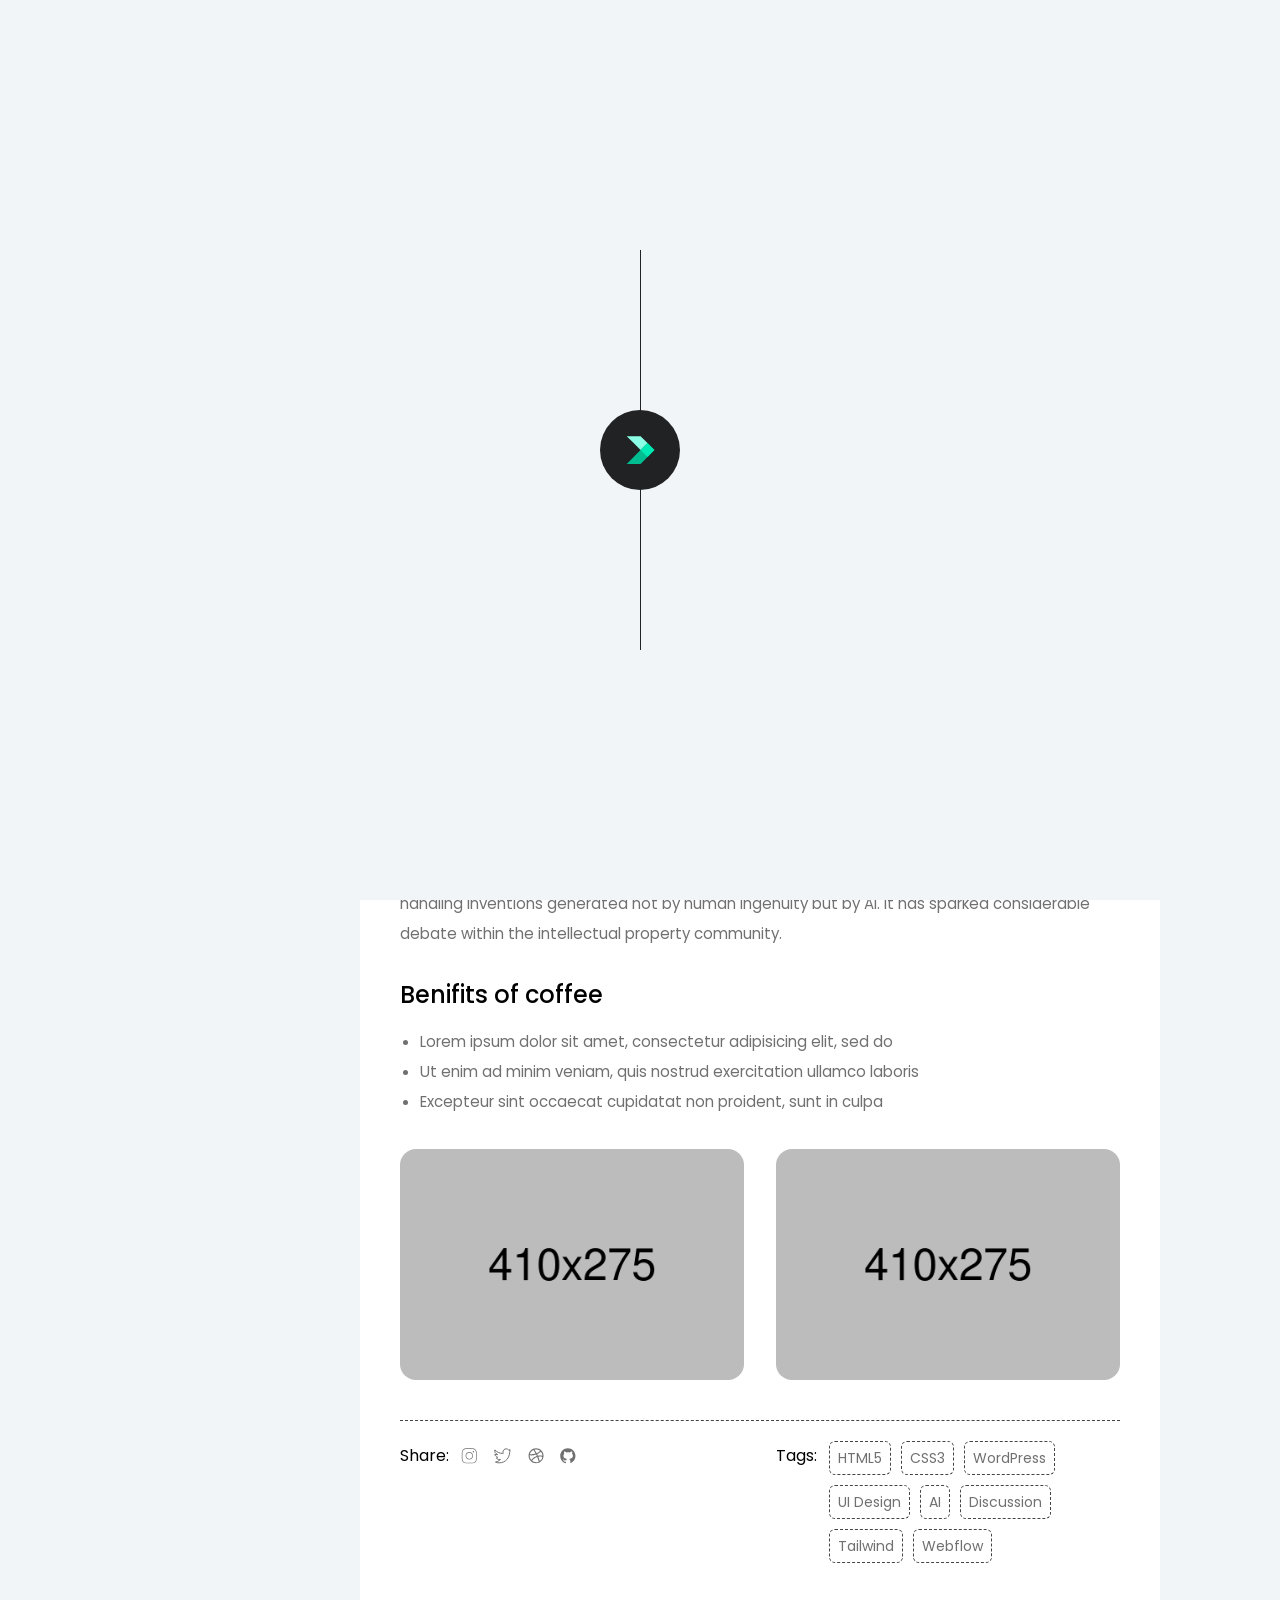
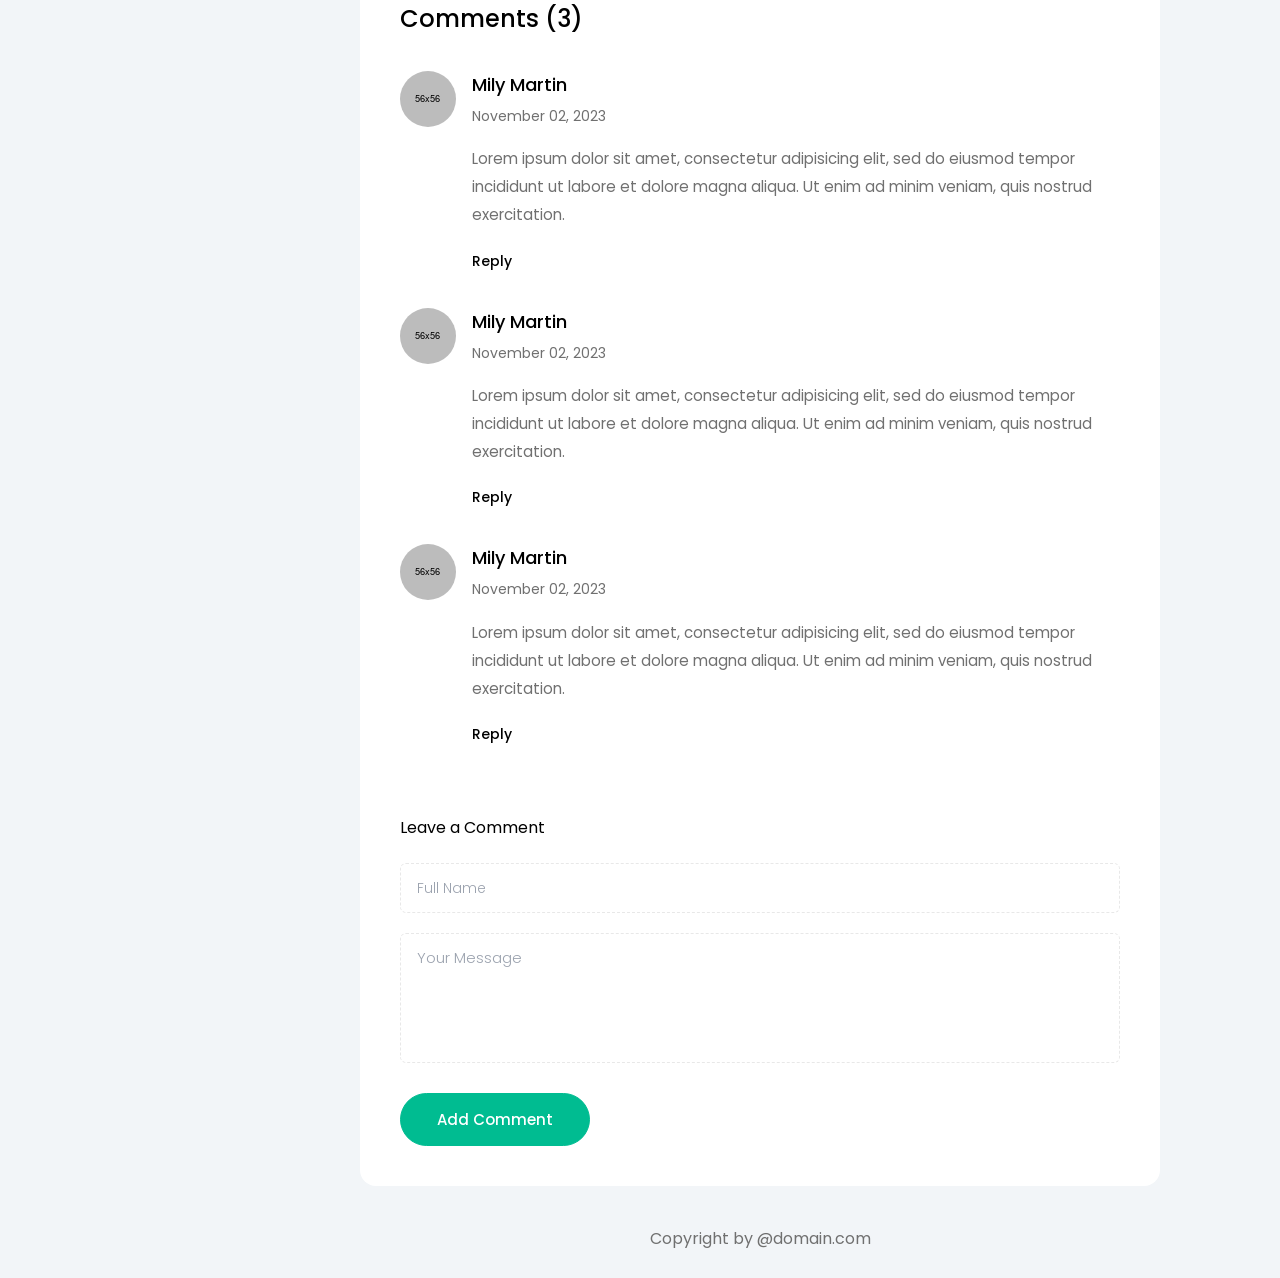
<file: article-details.html>
<!DOCTYPE html>
<html lang="en" class="">

<head>
    <!-- Basic Page Needs
    ================================================== -->
    <meta charset="UTF-8">
    <meta http-equiv="X-UA-Compatible" content="IE=edge">

    <!-- Specific Meta
    ================================================== -->
    <meta name="viewport" content="width=device-width, initial-scale=1.0, shrink-to-fit=no">
    <meta name="keyword"
        content="resume, cv, portfolio, vcard, responsive, retina, jquery, css3, tailwindcss, material CV, creative, designer, developer, online cv, online resume, powerful portfolio, professional, landing page">
    <meta name="description" content="Minfo vCard/Resume TailwindCSS HTML Template">
    <meta name="author" content="Themearray">

    <!-- Site Title
    ================================================== -->
    <title>Minfo- Tailwind CSS Personal Resume/vCard Template</title>

    <!-- Site Favicon
    ================================================== -->
    <link rel="shortcut icon" href="assets/img/user-sidebar-thumb.png" sizes="any">

    <!-- Google Fonts
    ================================================== -->
    <link rel="preconnect" href="https://fonts.googleapis.com">
    <link rel="preconnect" href="https://fonts.gstatic.com" crossorigin>
    <link href="https://fonts.googleapis.com/css2?family=Poppins:wght@200;300;400;500;600;700&display=swap"
        rel="stylesheet">

    <!-- All CSS Here
    ================================================== -->
    <link rel="stylesheet" href="assets/css/fontAwesome5Pro.css">
    <link rel="stylesheet" href="assets/css/cdheadline.css">
    <link rel="stylesheet" href="assets/css/swiper-bundle.min.css">
    <link rel="stylesheet" href="assets/css/style.min.css">

</head>

<body class="relative custom_cursor">
    <!-- Custom Cursor Start -->
    <div
        class="custom_cursor_one fixed top-0 left-0 w-8 h-8 border border-gray-400 rounded-full pointer-events-none">
    </div>
    <div
        class="custom_cursor_two w-1 h-1 rounded-full border border-gray-400 bg-metborder-gray-400 fixed pointer-events-none left-1/2 top-1/2 -translate-x-1/2 -translate-y-1/2">
    </div>
    <!-- Custom Cursor End -->


    <!-- App Preloader Start -->
    <div id="preloader">
        <div class="loader_line"></div>
        <div
            class="absolute w-20 h-20 transition-all delay-300 -translate-x-1/2 -translate-y-1/2 rounded-full logo top-1/2 left-1/2 bg-nightBlack border-greyBlack flex-center">
            <img src="assets/img/site-logo.svg" alt="Minfo">
        </div>
    </div>
    <!-- App Preloader End -->


    <!-- App Start -->
    <div class="relative pt-10 minfo__app max-xl:pt-18">
        <div
            class="menu-overlay fixed top-0 left-0 w-full h-full bg-black/60 transition-all duration-200 z-999 opacity-0 invisible [&.is-menu-open]:visible [&.is-menu-open]:opacity-100 ">
        </div>
        <div class="max-lg:px-4">

            <!-- Mobile Menu Bar Start -->
            <div
                class="fixed top-0 left-0 right-0 z-50 flex items-center justify-between p-2 px-3 bg-white/10 mobile-menu-bar sm:px-6 backdrop-blur-md xl:hidden">
                <div class="text-lg font-medium name">
                    <a href="index.html" class="flex items-center gap-2 text-black dark:text-white">
                        <img src="assets/img/site-logo.svg" alt="Minfo">
                        <span>Minfo</span>
                    </a>
                </div>
                <!-- Mobile Hamburger Menu Start -->
                <button
                    class="w-12 h-12 border rounded-full hamburger menu_toggle bg-white dark:bg-nightBlack border-platinum dark:border-greyBlack flex-center"
                    type="button"
                    aria-label="Open Mobile Menu">
                    <svg viewBox="0 0 20 12" class="w-6"
                        xmlns="http://www.w3.org/2000/svg">
                        <path fill-rule="evenodd" clip-rule="evenodd"
                            d="M5.33333 11.3333C5.33333 11.1565 5.40357 10.987 5.5286 10.8619C5.65362 10.7369 5.82319 10.6667 6 10.6667H19.3333C19.5101 10.6667 19.6797 10.7369 19.8047 10.8619C19.9298 10.987 20 11.1565 20 11.3333C20 11.5101 19.9298 11.6797 19.8047 11.8047C19.6797 11.9298 19.5101 12 19.3333 12H6C5.82319 12 5.65362 11.9298 5.5286 11.8047C5.40357 11.6797 5.33333 11.5101 5.33333 11.3333ZM2.66667 6C2.66667 5.82319 2.7369 5.65362 2.86193 5.5286C2.98695 5.40357 3.15652 5.33333 3.33333 5.33333H16.6667C16.8435 5.33333 17.013 5.40357 17.1381 5.5286C17.2631 5.65362 17.3333 5.82319 17.3333 6C17.3333 6.17681 17.2631 6.34638 17.1381 6.4714C17.013 6.59643 16.8435 6.66667 16.6667 6.66667H3.33333C3.15652 6.66667 2.98695 6.59643 2.86193 6.4714C2.7369 6.34638 2.66667 6.17681 2.66667 6ZM0 0.666667C0 0.489856 0.0702379 0.320287 0.195262 0.195262C0.320286 0.070238 0.489856 0 0.666667 0H14C14.1768 0 14.3464 0.070238 14.4714 0.195262C14.5964 0.320287 14.6667 0.489856 14.6667 0.666667C14.6667 0.843478 14.5964 1.01305 14.4714 1.13807C14.3464 1.2631 14.1768 1.33333 14 1.33333H0.666667C0.489856 1.33333 0.320286 1.2631 0.195262 1.13807C0.0702379 1.01305 0 0.843478 0 0.666667Z"
                            class="fill-theme dark:fill-white" />
                    </svg>
                </button>
                <!-- Mobile Hamburger Menu End -->
            </div>
            <!-- Mobile Menu Bar End -->

            <!-- Mobile Menu Sidebar Start -->
            <div
                class="mobile-menu fixed top-0 -right-full w-full max-w-mobilemenu bg-flashWhite dark:bg-nightBlack z-999 h-full xl:hidden transition-all duration-300 [&.is-menu-open]:right-0 py-12 px-8 overflow-y-scroll">
                <button
                    class="absolute flex items-center justify-center w-9 h-9 text-sm text-white rounded-full close-menu top-4 right-4 bg-greyBlack" aria-label="Close Menu">
                    <i class="fal fa-times"></i>
                </button>
                <div class="mb-6 text-lg font-medium text-black dark:text-white menu-title">
                    Menu
                </div>
                <ul class="space-y-5 font-normal main-menu">
                    <li class="relative group active">
                        <a href="index.html#home" class="flex items-center space-x-2 group">
                            <span class="w-5 text-black dark:text-white group-[&.active]:text-theme">
                                <i class="fal fa-home"></i>
                            </span>
                            <span class="group-[&.active]:text-theme dark:group-[&.active]:text-white group-hover:text-theme transition-colors">
                                Home
                            </span>
                        </a>
                    </li>
                    <li class="relative group">
                        <a href="index.html#about" class="flex items-center space-x-2 group">
                            <span class="w-5 text-black dark:text-white group-[&.active]:text-theme">
                                <i class="fal fa-user"></i>
                            </span>
                            <span class="group-[&.active]:text-theme dark:group-[&.active]:text-white group-hover:text-theme transition-colors">
                                About
                            </span>
                        </a>
                    </li>
                    <li class="relative group">
                        <a href="index.html#service" class="flex items-center space-x-2 group">
                            <span class="w-5 text-black dark:text-white group-[&.active]:text-theme">
                                <i class="fal fa-briefcase"></i>
                            </span>
                            <span class="group-[&.active]:text-theme dark:group-[&.active]:text-white group-hover:text-theme transition-colors">
                                Service
                            </span>
                        </a>
                    </li>
                    <li class="relative group">
                        <a href="index.html#skill" class="flex items-center space-x-2 group">
                            <span class="w-5 text-black dark:text-white group-[&.active]:text-theme">
                                <i class="fal fa-graduation-cap"></i>
                            </span>
                            <span class="group-[&.active]:text-theme dark:group-[&.active]:text-white group-hover:text-theme transition-colors">
                                Skills
                            </span>
                        </a>
                    </li>
                    <li class="relative group">
                        <a href="index.html#resume" class="flex items-center space-x-2 group">
                            <span class="w-5 text-black dark:text-white group-[&.active]:text-theme">
                                <i class="fal fa-file-alt"></i>
                            </span>
                            <span class="group-[&.active]:text-theme dark:group-[&.active]:text-white group-hover:text-theme transition-colors">
                                Resume
                            </span>
                        </a>
                    </li>
                    <li class="relative group">
                        <a href="index.html#portfolio" class="flex items-center space-x-2 group">
                            <span class="w-5 text-black dark:text-white group-[&.active]:text-theme">
                                <i class="fal fa-tasks-alt"></i>
                            </span>
                            <span class="group-[&.active]:text-theme dark:group-[&.active]:text-white group-hover:text-theme transition-colors">
                                Poftfolio
                            </span>
                        </a>
                    </li>
                    <li class="relative group">
                        <a href="index.html#blog" class="flex items-center space-x-2 group">
                            <span class="w-5 text-black dark:text-white group-[&.active]:text-theme">
                                <i class="fal fa-blog"></i>
                            </span>
                            <span class="group-[&.active]:text-theme dark:group-[&.active]:text-white group-hover:text-theme transition-colors">
                                Blog
                            </span>
                        </a>
                    </li>
                    <li class="relative group">
                        <a href="index.html#testimonial" class="flex items-center space-x-2 group">
                            <span class="w-5 text-black dark:text-white group-[&.active]:text-theme">
                                <i class="fal fa-comment-alt-lines"></i>
                            </span>
                            <span class="group-[&.active]:text-theme dark:group-[&.active]:text-white group-hover:text-theme transition-colors">
                                Testimonial
                            </span>
                        </a>
                    </li>
                    <li class="relative group">
                        <a href="index.html#contact" class="flex items-center space-x-2 group">
                            <span class="w-5 text-black dark:text-white group-[&.active]:text-theme">
                                <i class="fal fa-envelope"></i>
                            </span>
                            <span class="group-[&.active]:text-theme dark:group-[&.active]:text-white group-hover:text-theme transition-colors">
                                Contact
                            </span>
                        </a>
                    </li>
                </ul>
                <br><br>
                <div class="mb-4 font-medium text-black dark:text-white menu-title text-md">
                    Get in Touch
                </div>
                <!-- Social Share Icon Start  -->
                <div class="flex items-center space-x-4 social-icons">
                    <a href="#" class="flex transition duration-200 hover:text-white" title="Share with Facebook">
                        <i class="fab fa-facebook-f"></i>
                    </a>
                    <a href="#" class="flex transition duration-200 hover:text-white" title="Share with Linkedin">
                        <i class="fab fa-linkedin-in"></i>
                    </a>
                    <a href="#" class="flex transition duration-200 hover:text-white" title="Share with X">
                        <i class="fab fa-twitter"></i>
                    </a>
                    <a href="#" class="flex transition duration-200 hover:text-white" title="Share with X">
                        <i class="fab fa-instagram"></i>
                    </a>
                </div>
                <!-- Social Share Icon End  -->
            </div>
            <!-- Mobile Menu Sidebar End -->

            <!-- Sidebar Profile Start -->
            <div
                class="w-full mx-auto minfo__sidebar__wrapper xl:fixed xl:top-1/2 xl:left-4 2xl:left-14 xl:-translate-y-1/2 md:max-w-sidebar xl:max-2xl:max-w-xs z-999">

                <div class="p-3 mb-3 overflow-hidden minfo__sidebar bg-white dark:bg-nightBlack rounded-2xl">
                    <div class="mx-4 mt-12 text-center user-info lg:mx-6">
                        <a href="index.html"
                            class="w-32 mb-2.5 h-32 block mx-auto border-6 border-platinum dark:border-[#2f2f2f] overflow-hidden rounded-full">
                            <img src="assets/img/user-sidebar-thumb.png" class="w-full h-full rounded-full"
                                alt="Brown Reddick">
                        </a>
                        <h6 class="mb-1 text-lg font-semibold text-black dark:text-white name">Brown Reddick</h6>
                        <div class="leading-none cd-headline clip is-full-width">
                            <h6 class="text-sm cd-words-wrapper designation text-theme after:!bg-theme">
                                <b class="font-normal is-visible">Web Developer</b>
                                <b class="font-normal">Photographers</b>
                                <b class="font-normal">Web Designer</b>
                            </h6>
                        </div>
                    </div>
                    <div class="pt-6 mx-4 border-t lg:mx-6 user-meta-info md:mx-7 my-7 border-platinum dark:border-metalBlack">
                        <ul class="space-y-3">
                            <li class="flex text-sm">
                                <span class="flex-1 font-medium text-black dark:text-white">Residence:</span>
                                <span>Canada</span>
                            </li>
                            <li class="flex text-sm">
                                <span class="flex-1 font-medium text-black dark:text-white">City:</span>
                                <span>Toronto</span>
                            </li>
                            <li class="flex text-sm">
                                <span class="flex-1 font-medium text-black dark:text-white">Age:</span>
                                <span>26</span>
                            </li>
                        </ul>
                    </div>

                    <div class="px-4 py-5 lg:py-6 lg:px-6 rounded-2xl md:px-8 bg-flashWhite dark:bg-metalBlack">
                        <div class="text-sm font-medium text-black dark:text-white">Skills</div>
                        <div class="flex items-center justify-between my-4 space-x-4 skills_circle">
                            <div class="space-y-2 text-center progressCircle">
                                <div class="relative w-12 h-12 circle" data-percent="90">
                                    <div class="absolute inset-0 text-[13px] font-medium label flex-center">90%</div>
                                </div>
                                <p class="text-[13px] font-normal dark:font-light text-black dark:text-white/90">HTML</p>
                            </div>
                            <div class="space-y-2 text-center progressCircle">
                                <div class="relative w-12 h-12 circle" data-percent="80">
                                    <div class="absolute inset-0 text-[13px] font-medium label flex-center">80%</div>
                                </div>
                                <p class="text-[13px] font-normal dark:font-light text-black dark:text-white/90">CSS</p>
                            </div>
                            <div class="space-y-2 text-center progressCircle">
                                <div class="relative w-12 h-12 circle" data-percent="80">
                                    <div class="absolute inset-0 text-[13px] font-medium label flex-center">80%</div>
                                </div>
                                <p class="text-[13px] font-normal dark:font-light text-black dark:text-white/90">JS</p>
                            </div>
                            <div class="space-y-2 text-center progressCircle">
                                <div class="relative w-12 h-12 circle" data-percent="90">
                                    <div class="absolute inset-0 text-[13px] font-medium label flex-center">90%</div>
                                </div>
                                <p class="text-[13px] font-normal dark:font-light text-black dark:text-white/90">PHP</p>
                            </div>
                        </div>
                        <div class="mt-6">
                            <a href="#" download
                                class="text-center text-sm border border-theme bg-theme flex items-center justify-center gap-2 text-white rounded-4xl py-3.5 transition duration-300 text-[15px] font-semibold hover:bg-themeHover hover:border-themeHover">
                                DOWNLOAD CV
                                <span class="animate-bounce">
                                    <svg width="18" height="18" viewBox="0 0 15 16" fill="none"
                                        xmlns="http://www.w3.org/2000/svg">
                                        <path
                                            d="M12.0724 4.92378C12.0726 4.91034 12.0726 4.89691 12.0726 4.88368C12.0726 2.53968 10.1657 0.632812 7.82171 0.632812C5.47771 0.632812 3.57084 2.53968 3.57084 4.88368C3.57084 4.89691 3.57084 4.91055 3.57104 4.92378C1.95417 5.0992 0.691406 6.47267 0.691406 8.13554C0.691406 9.91704 2.14059 11.3662 3.92209 11.3662H4.33138C4.55606 11.3662 4.7384 11.1839 4.7384 10.9592C4.7384 10.7345 4.55606 10.5522 4.33138 10.5522H3.92209C2.58952 10.5522 1.50544 9.46811 1.50544 8.13554C1.50544 6.80297 2.58952 5.71888 3.92209 5.71888H4.00309C4.11868 5.71888 4.22898 5.66963 4.30611 5.58355C4.38345 5.49726 4.42028 5.38248 4.40766 5.2673C4.3924 5.12769 4.38487 5.00233 4.38487 4.88348C4.38487 2.98842 5.92665 1.44664 7.82171 1.44664C9.71678 1.44664 11.2586 2.98842 11.2586 4.88348C11.2586 5.00233 11.251 5.12769 11.2358 5.2673C11.2231 5.38228 11.26 5.49726 11.3373 5.58355C11.4144 5.66963 11.5247 5.71888 11.6403 5.71888H11.7217C13.0541 5.71888 14.138 6.80297 14.138 8.13554C14.138 9.46811 13.0541 10.5522 11.7217 10.5522H11.288C11.0634 10.5522 10.881 10.7345 10.881 10.9592C10.881 11.1839 11.0634 11.3662 11.288 11.3662H11.7217C13.5028 11.3662 14.952 9.91704 14.952 8.13554C14.952 6.47247 13.6892 5.099 12.0724 4.92378Z"
                                            fill="white" />
                                        <path
                                            d="M6.26314 11.942C6.0877 12.1876 6.26327 12.5288 6.5651 12.5288H8.81272L7.3764 14.5396C7.25728 14.7064 7.29591 14.9382 7.46268 15.0573C7.62945 15.1764 7.86122 15.1378 7.98034 14.971L9.83579 12.3734C10.0112 12.1278 9.83566 11.7866 9.53382 11.7866H7.2862L8.72252 9.77578C8.84164 9.609 8.80302 9.37724 8.63624 9.25811C8.46947 9.13899 8.23771 9.17762 8.11858 9.34439L6.26314 11.942Z"
                                            fill="white" />
                                    </svg>
                                </span>
                            </a>
                        </div>
                    </div>

                    <svg class="absolute w-0 h-0">
                        <clipPath id="my-clip-path" clipPathUnits="objectBoundingBox" stroke="white" stroke-width="2">
                            <path
                                d="M0.001,0.031 C0.001,0.014,0.026,0.001,0.055,0.001 H0.492 C0.506,0.001,0.52,0.004,0.53,0.009 L0.61,0.052 C0.62,0.057,0.634,0.06,0.649,0.06 H0.947 C0.977,0.06,1,0.074,1,0.091 V0.971 C1,0.987,0.977,1,0.947,1 H0.055 C0.026,1,0.001,0.987,0.001,0.971 V0.031">
                            </path>
                        </clipPath>
                    </svg>
                </div>

            </div>
            <!-- Sidebar Profile End -->

            <!-- Nav/Navigation Start -->
            <div
                class="minfo__nav__wrapper bg-snowWhite dark:bg-power__black max-xl:hidden fixed top-1/2 -translate-y-1/2 right-4 2xl:right-14 z-999 flex items-center flex-col gap-4 border border-platinum dark:border-metalBlack rounded-4xl px-2.5 py-4">

                <!-- Site Logo Start -->
                <div class="flex border rounded-full logo w-15 h-15 border-platinum dark:border-metalBlack flex-center">
                    <a href="index.html">
                        <img src="assets/img/site-logo.svg" alt="Minfo">
                    </a>
                </div>
                <!-- Site Logo Start -->


                <!-- Main Menu/Navigation Start -->
                <div class="my-4 menu">
                    <ul class="space-y-2 text-center">
                        <li class="relative group">
                            <a href="index.html#home"
                                class="w-9 h-9 rounded-full flex-center group-[&.active]:bg-white dark:group-[&.active]:bg-metalBlack group-hover:bg-white dark:group-hover:bg-metalBlack transition-all duration-300 before:content-[attr(data-title)] before:absolute before:right-10 before:bg-white dark:before:bg-metalBlack before:text-sm text-theme dark:before:text-white before:px-4 before:py-2 before:rounded-md before:font-normal dark:before:font-light before:opacity-0 before:transition-all before:duration-200 group-hover:before:opacity-100 after:content-[''] after:absolute after:w-0 after:h-0 after:right-8 after:border-solid after:border-t-4 after:border-r-0 after:border-b-4 after:border-l-8 after:border-t-transparent after:border-r-transparent after:border-b-transparent after:border-l-white dark:after:border-l-metalBlack after:opacity-0 after:transition-all after:duration-200 group-hover:after:opacity-100"
                                data-title="Home">
                                <span class="text-black dark:text-white group-hover:text-theme group-[&.active]:text-theme">
                                    <i class="fal fa-home"></i>
                                </span>
                            </a>
                        </li>
                        <li class="relative group">
                            <a href="index.html#about"
                                class="w-9 h-9 rounded-full flex-center group-[&.active]:bg-white dark:group-[&.active]:bg-metalBlack group-hover:bg-white dark:group-hover:bg-metalBlack transition-all duration-300 before:content-[attr(data-title)] before:absolute before:right-10 before:bg-white dark:before:bg-metalBlack before:text-sm text-theme dark:before:text-white before:px-4 before:py-2 before:rounded-md before:font-normal dark:before:font-light before:opacity-0 before:transition-all before:duration-200 group-hover:before:opacity-100 after:content-[''] after:absolute after:w-0 after:h-0 after:right-8 after:border-solid after:border-t-4 after:border-r-0 after:border-b-4 after:border-l-8 after:border-t-transparent after:border-r-transparent after:border-b-transparent after:border-l-white dark:after:border-l-metalBlack after:opacity-0 after:transition-all after:duration-200 group-hover:after:opacity-100"
                                data-title="About">
                                <span class="text-black dark:text-white group-hover:text-theme group-[&.active]:text-theme">
                                    <i class="fal fa-user"></i>
                                </span>
                            </a>
                        </li>
                        <li class="relative group">
                            <a href="index.html#service"
                                class="w-9 h-9 rounded-full flex-center group-[&.active]:bg-white dark:group-[&.active]:bg-metalBlack group-hover:bg-white dark:group-hover:bg-metalBlack transition-all duration-300 before:content-[attr(data-title)] before:absolute before:right-10 before:bg-white dark:before:bg-metalBlack before:text-sm text-theme dark:before:text-white before:px-4 before:py-2 before:rounded-md before:font-normal dark:before:font-light before:opacity-0 before:transition-all before:duration-200 group-hover:before:opacity-100 after:content-[''] after:absolute after:w-0 after:h-0 after:right-8 after:border-solid after:border-t-4 after:border-r-0 after:border-b-4 after:border-l-8 after:border-t-transparent after:border-r-transparent after:border-b-transparent after:border-l-white dark:after:border-l-metalBlack after:opacity-0 after:transition-all after:duration-200 group-hover:after:opacity-100"
                                data-title="Service">
                                <span class="text-black dark:text-white group-hover:text-theme group-[&.active]:text-theme">
                                    <i class="fal fa-briefcase"></i>
                                </span>
                            </a>
                        </li>
                        <li class="relative group">
                            <a href="index.html#skill"
                                class="w-9 h-9 rounded-full flex-center group-[&.active]:bg-white dark:group-[&.active]:bg-metalBlack group-hover:bg-white dark:group-hover:bg-metalBlack transition-all duration-300 before:content-[attr(data-title)] before:absolute before:right-10 before:bg-white dark:before:bg-metalBlack before:text-sm text-theme dark:before:text-white before:px-4 before:py-2 before:rounded-md before:font-normal dark:before:font-light before:opacity-0 before:transition-all before:duration-200 group-hover:before:opacity-100 after:content-[''] after:absolute after:w-0 after:h-0 after:right-8 after:border-solid after:border-t-4 after:border-r-0 after:border-b-4 after:border-l-8 after:border-t-transparent after:border-r-transparent after:border-b-transparent after:border-l-white dark:after:border-l-metalBlack after:opacity-0 after:transition-all after:duration-200 group-hover:after:opacity-100"
                                data-title="Skills">
                                <span class="text-black dark:text-white group-hover:text-theme group-[&.active]:text-theme">
                                    <i class="fal fa-graduation-cap"></i>
                                </span>
                            </a>
                        </li>
                        <li class="relative group">
                            <a href="index.html#resume"
                                class="w-9 h-9 rounded-full flex-center group-[&.active]:bg-white dark:group-[&.active]:bg-metalBlack group-hover:bg-white dark:group-hover:bg-metalBlack transition-all duration-300 before:content-[attr(data-title)] before:absolute before:right-10 before:bg-white dark:before:bg-metalBlack before:text-sm text-theme dark:before:text-white before:px-4 before:py-2 before:rounded-md before:font-normal dark:before:font-light before:opacity-0 before:transition-all before:duration-200 group-hover:before:opacity-100 after:content-[''] after:absolute after:w-0 after:h-0 after:right-8 after:border-solid after:border-t-4 after:border-r-0 after:border-b-4 after:border-l-8 after:border-t-transparent after:border-r-transparent after:border-b-transparent after:border-l-white dark:after:border-l-metalBlack after:opacity-0 after:transition-all after:duration-200 group-hover:after:opacity-100"
                                data-title="Resume">
                                <span class="text-black dark:text-white group-hover:text-theme group-[&.active]:text-theme">
                                    <i class="fal fa-file-alt"></i>
                                </span>
                            </a>
                        </li>
                        <li class="relative group">
                            <a href="index.html#portfolio"
                                class="w-9 h-9 rounded-full flex-center group-[&.active]:bg-white dark:group-[&.active]:bg-metalBlack group-hover:bg-white dark:group-hover:bg-metalBlack transition-all duration-300 before:content-[attr(data-title)] before:absolute before:right-10 before:bg-white dark:before:bg-metalBlack before:text-sm text-theme dark:before:text-white before:px-4 before:py-2 before:rounded-md before:font-normal dark:before:font-light before:opacity-0 before:transition-all before:duration-200 group-hover:before:opacity-100 after:content-[''] after:absolute after:w-0 after:h-0 after:right-8 after:border-solid after:border-t-4 after:border-r-0 after:border-b-4 after:border-l-8 after:border-t-transparent after:border-r-transparent after:border-b-transparent after:border-l-white dark:after:border-l-metalBlack after:opacity-0 after:transition-all after:duration-200 group-hover:after:opacity-100"
                                data-title="Poftfolio">
                                <span class="text-black dark:text-white group-hover:text-theme group-[&.active]:text-theme">
                                    <i class="fal fa-tasks-alt"></i>
                                </span>
                            </a>
                        </li>
                        <li class="relative group active">
                            <a href="index.html#blog"
                                class="w-9 h-9 rounded-full flex-center group-[&.active]:bg-white dark:group-[&.active]:bg-metalBlack group-hover:bg-white dark:group-hover:bg-metalBlack transition-all duration-300 before:content-[attr(data-title)] before:absolute before:right-10 before:bg-white dark:before:bg-metalBlack before:text-sm text-theme dark:before:text-white before:px-4 before:py-2 before:rounded-md before:font-normal dark:before:font-light before:opacity-0 before:transition-all before:duration-200 group-hover:before:opacity-100 after:content-[''] after:absolute after:w-0 after:h-0 after:right-8 after:border-solid after:border-t-4 after:border-r-0 after:border-b-4 after:border-l-8 after:border-t-transparent after:border-r-transparent after:border-b-transparent after:border-l-white dark:after:border-l-metalBlack after:opacity-0 after:transition-all after:duration-200 group-hover:after:opacity-100"
                                data-title="Blog">
                                <span class="text-black dark:text-white group-hover:text-theme group-[&.active]:text-theme">
                                    <i class="fal fa-blog"></i>
                                </span>
                            </a>
                        </li>
                        <li class="relative group">
                            <a href="index.html#testimonial"
                                class="w-9 h-9 rounded-full flex-center group-[&.active]:bg-white dark:group-[&.active]:bg-metalBlack group-hover:bg-white dark:group-hover:bg-metalBlack transition-all duration-300 before:content-[attr(data-title)] before:absolute before:right-10 before:bg-white dark:before:bg-metalBlack before:text-sm text-theme dark:before:text-white before:px-4 before:py-2 before:rounded-md before:font-normal dark:before:font-light before:opacity-0 before:transition-all before:duration-200 group-hover:before:opacity-100 after:content-[''] after:absolute after:w-0 after:h-0 after:right-8 after:border-solid after:border-t-4 after:border-r-0 after:border-b-4 after:border-l-8 after:border-t-transparent after:border-r-transparent after:border-b-transparent after:border-l-white dark:after:border-l-metalBlack after:opacity-0 after:transition-all after:duration-200 group-hover:after:opacity-100"
                                data-title="Testimonial">
                                <span class="text-black dark:text-white group-hover:text-theme group-[&.active]:text-theme">
                                    <i class="fal fa-comment-alt-lines"></i>
                                </span>
                            </a>
                        </li>
                        <li class="relative group">
                            <a href="index.html#contact"
                                class="w-9 h-9 rounded-full flex-center group-[&.active]:bg-white dark:group-[&.active]:bg-metalBlack group-hover:bg-white dark:group-hover:bg-metalBlack transition-all duration-300 before:content-[attr(data-title)] before:absolute before:right-10 before:bg-white dark:before:bg-metalBlack before:text-sm text-theme dark:before:text-white before:px-4 before:py-2 before:rounded-md before:font-normal dark:before:font-light before:opacity-0 before:transition-all before:duration-200 group-hover:before:opacity-100 after:content-[''] after:absolute after:w-0 after:h-0 after:right-8 after:border-solid after:border-t-4 after:border-r-0 after:border-b-4 after:border-l-8 after:border-t-transparent after:border-r-transparent after:border-b-transparent after:border-l-white dark:after:border-l-metalBlack after:opacity-0 after:transition-all after:duration-200 group-hover:after:opacity-100"
                                data-title="Contact">
                                <span class="text-black dark:text-white group-hover:text-theme group-[&.active]:text-theme">
                                    <i class="fal fa-envelope"></i>
                                </span>
                            </a>
                        </li>
                    </ul>
                </div>
                <!-- Main Menu/Navigation End -->

                <!-- Share Button Wrapper Start -->
                <div class="relative share group">
                    <button
                        class="w-10 h-10 text-sm border rounded-full border-platinum dark:border-metalBlack flex-center group-hover:bg-white dark:group-hover:bg-metalBlack text-black dark:text-white"
                        aria-label="Share">
                        <i class="fal fa-share-alt"></i>
                    </button>

                    <!-- Social Share Icon Start  -->
                    <div
                        class="absolute bottom-0 flex items-center invisible px-5 py-6 space-x-3 transition-all duration-300 -translate-y-1/2 opacity-0 social-icons top-1/2 bg-white dark:bg-nightBlack rounded-4xl right-6 group-hover:opacity-100 group-hover:visible group-hover:right-10 -z-1">
                        <a href="#" class="flex transition duration-200 hover:text-theme" title="Share with Facebook">
                            <i class="fab fa-facebook"></i>
                        </a>
                        <a href="#" class="flex transition duration-200 hover:text-theme" title="Share with Linkedin">
                            <i class="fab fa-linkedin-in"></i>
                        </a>
                        <a href="#" class="flex transition duration-200 hover:text-theme" title="Share with X">
                            <i class="fab fa-twitter"></i>
                        </a>
                        <a href="#" class="flex transition duration-200 hover:text-theme" title="Share with X">
                            <i class="fab fa-instagram"></i>
                        </a>
                    </div>
                    <!-- Social Share Icon End  -->
                </div>
                <!-- Share Button Wrapper End -->

            </div>
            <!-- Nav/Navigation End -->

            <!-- Main Content Start -->
            <div class="relative mx-auto minfo__contentBox max-w-container xl:max-2xl:max-w-65rem">

                <!-- Blog Details Section Start -->
                <div class="py-3.5 max-w-content xl:max-2xl:max-w-50rem max-xl:mx-auto xl:ml-auto">

                    <div class="px-5 py-8 md:p-8 bg-white dark:bg-nightBlack rounded-2xl lg:p-10 2xl:p-13">
                        <div
                            class="inline-flex items-center gap-2 px-4 py-2 text-xs tracking-wide text-black dark:text-white border lg:px-5 section-name border-platinum dark:border-greyBlack200 rounded-4xl">
                            <i class="fal fa-blog text-theme"></i>
                            Blog Details
                        </div>

                        <h2
                            class="text-2xl font-semibold leading-normal text-black dark:text-white mt-7 lg:mt-10 article-title lg:text-3xl lg:leading-normal">
                            Elevate your mornings with perfectly brewed coffee
                        </h2>
                        <div class="mb-4 overflow-hidden mt-7 xl:my-8 thumb rounded-xl xl:rounded-2xl">
                            <img src="assets/img/blog/article1-xl.png" class="w-full" alt="Blog Thumbnail Image">
                        </div>
                        <div class="post-meta sm:flex items-center justify-between my-8 mb-10 max-sm:space-y-3.5">
                            <div>
                                <h6 class="text-black dark:text-white">POSTED BY</h6>
                                <p class="text-regular">Adrinao Smith</p>
                            </div>
                            <div>
                                <h6 class="text-black dark:text-white">CATEGORY:</h6>
                                <p class="text-regular">Tips & Tricks, Design</p>
                            </div>
                            <div>
                                <h6 class="text-black dark:text-white">POSTED ON:</h6>
                                <p class="text-regular">Noveber 01, 2023</p>
                            </div>
                        </div>

                        <div>
                            <h3 class="mb-3 text-lg font-medium text-black dark:text-white xl:text-2xl">Cappuccino Bliss</h3>
                            <p class="text-regular leading-[2]">
                                Patent authorities globally are grappling with the challenge of redefining their
                                approach to handling inventions generated not by human ingenuity but by AI. It has
                                sparked considerable debate within the intellectual property community.
                            </p>
                            <br>
                            <h3 class="mb-3 text-lg font-medium text-black dark:text-white xl:text-2xl">Benifits of coffee</h3>
                            <ul class="text-regular leading-[2] list-disc ml-5 my-4">
                                <li>Lorem ipsum dolor sit amet, consectetur adipisicing elit, sed do</li>
                                <li>Ut enim ad minim veniam, quis nostrud exercitation ullamco laboris</li>
                                <li>Excepteur sint occaecat cupidatat non proident, sunt in culpa</li>
                            </ul>
                            <div class="grid gap-5 my-8 sm:grid-cols-2 md:gap-8">
                                <div class="overflow-hidden rounded-xl xl:rounded-2xl">
                                    <img src="assets/img/blog/article-inner2.png" class="w-full"
                                        alt="Blog Inner Colum Image">
                                </div>
                                <div class="overflow-hidden rounded-xl xl:rounded-2xl">
                                    <img src="assets/img/blog/article-inner1.png" class="w-full"
                                        alt="Blog Inner Colum Image">
                                </div>
                            </div>
                        </div>

                        <div
                            class="items-start justify-between gap-8 pt-5 my-10 border-t border-dashed blog-footer max-sm:space-y-4 sm:flex border-greyBlack">
                            <div class="flex flex-1 gap-3">
                                <p class="text-black dark:text-white">Share:</p>
                                <ul class="flex items-center space-x-4">
                                    <li>
                                        <a href="#">
                                            <svg width="16" height="16" viewBox="0 0 16 16" fill="none"
                                                xmlns="http://www.w3.org/2000/svg">
                                                <path
                                                    d="M5.22629 0.328125C2.78415 0.328125 0.796875 2.31697 0.796875 4.76105V10.8989C0.796875 13.343 2.78415 15.3319 5.22629 15.3319H11.3593C13.8015 15.3319 15.7888 13.343 15.7888 10.8989V4.76105C15.7888 2.31697 13.8015 0.328125 11.3593 0.328125H5.22629ZM5.22629 1.01011H11.3593C13.4332 1.01011 15.1073 2.68559 15.1073 4.76105V10.8989C15.1073 12.9744 13.4332 14.6499 11.3593 14.6499H5.22629C3.15248 14.6499 1.47832 12.9744 1.47832 10.8989V4.76105C1.47832 2.68559 3.15248 1.01011 5.22629 1.01011ZM12.3815 3.05608C12.2008 3.05608 12.0274 3.12793 11.8997 3.25583C11.7719 3.38372 11.7001 3.55719 11.7001 3.73806C11.7001 3.91894 11.7719 4.09241 11.8997 4.2203C12.0274 4.3482 12.2008 4.42005 12.3815 4.42005C12.5622 4.42005 12.7356 4.3482 12.8634 4.2203C12.9912 4.09241 13.063 3.91894 13.063 3.73806C13.063 3.55719 12.9912 3.38372 12.8634 3.25583C12.7356 3.12793 12.5622 3.05608 12.3815 3.05608ZM8.29282 4.07906C6.2269 4.07906 4.54485 5.76245 4.54485 7.82999C4.54485 9.89754 6.2269 11.5809 8.29282 11.5809C10.3587 11.5809 12.0408 9.89754 12.0408 7.82999C12.0408 5.76245 10.3587 4.07906 8.29282 4.07906ZM8.29282 4.76105C9.99044 4.76105 11.3593 6.13102 11.3593 7.82999C11.3593 9.52896 9.99044 10.8989 8.29282 10.8989C6.59519 10.8989 5.22629 9.52896 5.22629 7.82999C5.22629 6.13102 6.59519 4.76105 8.29282 4.76105Z"
                                                    fill="#707070" />
                                            </svg>
                                        </a>
                                    </li>
                                    <li>
                                        <a href="#">
                                            <svg width="19" height="16" viewBox="0 0 19 16" fill="none"
                                                xmlns="http://www.w3.org/2000/svg">
                                                <path
                                                    d="M6.08208 11.5618C4.92564 11.5404 3.91317 10.9201 3.34418 9.99711C3.7008 9.98932 4.0476 9.93798 4.3782 9.84768L4.34474 8.87511C3.08249 8.62205 2.08176 7.64351 1.79397 6.39241C2.14836 6.50086 2.52227 6.56485 2.90852 6.57723L4.65535 6.63324L3.20244 5.66184C2.32052 5.07219 1.74146 4.06574 1.74146 2.92526C1.74146 2.58044 1.79418 2.24875 1.89179 1.93732C3.82474 3.99515 6.52093 5.3268 9.52964 5.4776L10.191 5.51074L10.0418 4.8656C9.98644 4.62602 9.95675 4.37407 9.95675 4.11543C9.95675 2.29983 11.4278 0.827637 13.2415 0.827637C14.1863 0.827637 15.0394 1.22652 15.6391 1.86617L15.8287 2.06844L16.1008 2.01471C16.4672 1.94234 16.8247 1.84544 17.1716 1.7258C16.9692 1.93636 16.739 2.12015 16.4869 2.27129L16.8033 3.19661C17.0104 3.17183 17.2151 3.13938 17.4172 3.09947C17.2018 3.29968 16.9741 3.48671 16.7356 3.65902L16.5172 3.81685L16.5289 4.08609C16.5357 4.24139 16.5391 4.39745 16.5391 4.55428C16.5391 9.34538 12.8991 14.8318 6.27083 14.8318C4.93298 14.8318 3.65665 14.5744 2.48567 14.1079C3.94298 13.908 5.27749 13.3214 6.38153 12.455L7.48683 11.5877L6.08208 11.5618Z"
                                                    stroke="#707070" />
                                            </svg>
                                        </a>
                                    </li>
                                    <li>
                                        <a href="#">
                                            <svg width="16" height="16" viewBox="0 0 16 16" fill="none"
                                                xmlns="http://www.w3.org/2000/svg">
                                                <path
                                                    d="M8.06624 0.324219C3.93086 0.324219 0.566406 3.69133 0.566406 7.82998C0.566406 11.9686 3.93086 15.3358 8.06624 15.3358C12.2016 15.3358 15.5661 11.9686 15.5661 7.82998C15.5661 3.69133 12.2016 0.324219 8.06624 0.324219ZM8.06624 1.45008C9.61957 1.45008 11.0397 2.00414 12.1443 2.92412C11.1121 3.83357 9.93174 4.57366 8.65876 5.1414C7.99557 3.93434 7.27563 2.76388 6.4674 1.65972C6.97898 1.5278 7.51282 1.45008 8.06624 1.45008ZM5.36074 2.057C6.19036 3.15491 6.92238 4.32639 7.59604 5.53574C6.21021 6.01758 4.74296 6.32883 3.19135 6.32883C2.75349 6.32883 2.32187 6.29962 1.89353 6.25773C2.36521 4.39057 3.65294 2.85797 5.36074 2.057ZM12.9419 3.71941C13.8641 4.81452 14.4237 6.22442 14.4382 7.76915C13.6284 7.56586 12.7821 7.4547 11.9099 7.4547C11.2244 7.4547 10.5621 7.54325 9.91337 7.67019C9.68742 7.14635 9.43995 6.63725 9.18536 6.12946C10.5576 5.50842 11.8313 4.70617 12.9419 3.71941ZM8.13289 6.54286C8.37046 7.01247 8.61002 7.47866 8.82209 7.96266C6.54874 8.67425 4.59729 10.1188 3.28803 12.0476C2.29713 10.9236 1.69138 9.45098 1.69138 7.82998C1.69138 7.67447 1.70395 7.52236 1.71482 7.36967C2.20054 7.41951 2.69105 7.4547 3.19135 7.4547C4.93258 7.4547 6.58319 7.10315 8.13289 6.54286ZM11.9099 8.58056C12.7532 8.58056 13.5668 8.70042 14.343 8.91187C14.0487 10.6406 13.0672 12.1299 11.6829 13.0848C11.3494 11.6072 10.8827 10.1827 10.3484 8.79166C10.8637 8.70288 11.3688 8.58056 11.9099 8.58056ZM9.22564 9.00276C9.81471 10.5041 10.3185 12.0488 10.656 13.6587C9.86461 14.0104 8.98978 14.2099 8.06624 14.2099C6.57028 14.2099 5.20022 13.693 4.11418 12.8333C5.29463 11.0114 7.1028 9.64681 9.22564 9.00276Z"
                                                    fill="#707070" />
                                            </svg>
                                        </a>
                                    </li>
                                    <li>
                                        <a href="#">
                                            <svg width="16" height="16" viewBox="0 0 16 16" fill="none"
                                                xmlns="http://www.w3.org/2000/svg">
                                                <path
                                                    d="M7.83576 0.327637C3.63142 0.327637 0.222656 3.7391 0.222656 7.94675C0.222656 11.5169 2.67915 14.5043 5.99085 15.3309C5.95532 15.2281 5.93248 15.1087 5.93248 14.9608V13.6586C5.62352 13.6586 5.10582 13.6586 4.97577 13.6586C4.45491 13.6586 3.99178 13.4344 3.76719 13.0179C3.51786 12.5551 3.47472 11.8471 2.85679 11.4141C2.67344 11.27 2.81301 11.1055 3.02428 11.1277C3.41445 11.2382 3.738 11.5062 4.04253 11.9036C4.34578 12.3017 4.48853 12.3919 5.05507 12.3919C5.32978 12.3919 5.74088 12.376 6.12788 12.315C6.33598 11.7862 6.69569 11.2992 7.13535 11.0693C4.60019 10.8084 3.39034 9.54613 3.39034 7.83247C3.39034 7.09468 3.70438 6.38103 4.23793 5.77975C4.06283 5.18292 3.84269 3.96577 4.30518 3.50227C5.44588 3.50227 6.1355 4.24259 6.30108 4.4426C6.86953 4.24767 7.4938 4.1372 8.1498 4.1372C8.80706 4.1372 9.43387 4.24767 10.0036 4.44387C10.1673 4.24513 10.8575 3.50227 12.0008 3.50227C12.4652 3.9664 12.2425 5.18863 12.0655 5.78419C12.5958 6.3842 12.908 7.09595 12.908 7.83247C12.908 9.54486 11.7 10.8065 9.16868 11.0687C9.86528 11.4325 10.3735 12.4547 10.3735 13.2249V14.9608C10.3735 15.0268 10.3589 15.0744 10.3513 15.1309C13.3178 14.0903 15.4489 11.2712 15.4489 7.94675C15.4489 3.7391 12.0401 0.327637 7.83576 0.327637Z"
                                                    fill="#707070" />
                                            </svg>
                                        </a>
                                    </li>
                                </ul>
                            </div>
                            <div class="flex flex-1 gap-3">
                                <p class="text-black dark:text-white">
                                    Tags:
                                </p>
                                <div class="flex flex-wrap items-center gap-2.5">
                                    <a href="#"
                                        class="inline-block border border-dashed border-greyBlack rounded-md text-sm py-1.5 px-2 transition-all hover:text-theme dark:hover:text-white">
                                        HTML5
                                    </a>
                                    <a href="#"
                                        class="inline-block border border-dashed border-greyBlack rounded-md text-sm py-1.5 px-2 transition-all hover:text-theme dark:hover:text-white">
                                        CSS3
                                    </a>
                                    <a href="#"
                                        class="inline-block border border-dashed border-greyBlack rounded-md text-sm py-1.5 px-2 transition-all hover:text-theme dark:hover:text-white">
                                        WordPress
                                    </a>
                                    <a href="#"
                                        class="inline-block border border-dashed border-greyBlack rounded-md text-sm py-1.5 px-2 transition-all hover:text-theme dark:hover:text-white">
                                        UI Design
                                    </a>
                                    <a href="#"
                                        class="inline-block border border-dashed border-greyBlack rounded-md text-sm py-1.5 px-2 transition-all hover:text-theme dark:hover:text-white">
                                        AI
                                    </a>
                                    <a href="#"
                                        class="inline-block border border-dashed border-greyBlack rounded-md text-sm py-1.5 px-2 transition-all hover:text-theme dark:hover:text-white">
                                        Discussion
                                    </a>
                                    <a href="#"
                                        class="inline-block border border-dashed border-greyBlack rounded-md text-sm py-1.5 px-2 transition-all hover:text-theme dark:hover:text-white">
                                        Tailwind
                                    </a>
                                    <a href="#"
                                        class="inline-block border border-dashed border-greyBlack rounded-md text-sm py-1.5 px-2 transition-all hover:text-theme dark:hover:text-white">
                                        Webflow
                                    </a>
                                </div>
                            </div>
                        </div>

                        <div class="comments">
                            <h3 class="mb-5 text-2xl font-medium text-black dark:text-white">Comments (3)</h3>

                            <ul class="comment-list">
                                <li class="py-4 comment">
                                    <div class="flex gap-4 author">
                                        <div class="thumb">
                                            <img src="assets/img/blog/comment-author.png" class="rounded-full w-14 h-14"
                                                alt="Mily Martin">
                                        </div>
                                        <div class="flex-1">
                                            <h4 class="mb-1 text-lg font-medium text-black dark:text-white">Mily Martin</h4>
                                            <p class="text-sm leading-1.875">November 02, 2023</p>
                                        </div>
                                    </div>
                                    <div class="description md:ml-16 md:pl-2">

                                        <p class="my-4 text-sm md:text-regular leading-1.875">
                                            Lorem ipsum dolor sit amet, consectetur adipisicing elit, sed do eiusmod
                                            tempor incididunt ut labore et dolore magna aliqua. Ut enim ad minim veniam,
                                            quis nostrud exercitation.
                                        </p>
                                        <p>
                                            <button class="text-sm font-medium dark:font-light text-black dark:text-white" data-te-collapse-init
                                                data-te-target="#reply_form1" aria-label="Reply Comment">
                                                Reply
                                            </button>
                                        </p>
                                        <form action="#" method="post" id="reply_form1" class="mt-2 !visible hidden"
                                            data-te-collapse-item>
                                            <textarea name="replyComment" rows="5"
                                                class="w-full h-24 p-4 text-sm bg-transparent border border-platinum dark:border-greyBlack focus:border-theme dark:focus:border-theme rounded-lg outline-none resize-none"></textarea>
                                            <div class="space-x-3 button-group text-end">
                                                <button type="reset"
                                                    class="px-4 py-2 text-sm font-light text-black dark:text-white border rounded-md border-platinum dark:border-greyBlack dark:hover:bg-greyBlack" aria-label="Cancel">Cancel</button>
                                                <button type="submit"
                                                    class="px-4 py-2 text-sm font-light text-white border rounded-md border-theme bg-theme" aria-label="Reply Comment">Reply</button>
                                            </div>
                                        </form>
                                    </div>
                                </li>
                                <li class="py-4 comment">
                                    <div class="flex gap-4 author">
                                        <div class="thumb">
                                            <img src="assets/img/blog/comment-author2.png" class="rounded-full w-14 h-14"
                                                alt="Mily Martin">
                                        </div>
                                        <div class="flex-1">
                                            <h4 class="mb-1 text-lg font-medium text-black dark:text-white">Mily Martin</h4>
                                            <p class="text-sm leading-1.875">November 02, 2023</p>
                                        </div>
                                    </div>
                                    <div class="description md:ml-16 md:pl-2">

                                        <p class="my-4 text-sm md:text-regular leading-1.875">
                                            Lorem ipsum dolor sit amet, consectetur adipisicing elit, sed do eiusmod
                                            tempor incididunt ut labore et dolore magna aliqua. Ut enim ad minim veniam,
                                            quis nostrud exercitation.
                                        </p>
                                        <p>
                                            <button class="text-sm font-medium dark:font-light text-black dark:text-white" data-te-collapse-init
                                                data-te-target="#reply_form2" aria-label="Reply Comment">
                                                Reply
                                            </button>
                                        </p>
                                        <form action="#" method="post" id="reply_form2" class="mt-2 !visible hidden"
                                            data-te-collapse-item>
                                            <textarea name="replyComment" rows="5"
                                                class="w-full h-24 p-4 text-sm bg-transparent border border-platinum dark:border-greyBlack focus:border-theme dark:focus:border-theme rounded-lg outline-none resize-none"></textarea>
                                            <div class="space-x-3 button-group text-end">
                                                <button type="reset"
                                                    class="px-4 py-2 text-sm font-light text-black dark:text-white border rounded-md border-platinum dark:border-greyBlack dark:hover:bg-greyBlack" aria-label="Cancel">Cancel</button>
                                                <button type="submit"
                                                    class="px-4 py-2 text-sm font-light text-white border rounded-md border-theme bg-theme" aria-label="Reply Comment">Reply</button>
                                            </div>
                                        </form>
                                    </div>
                                </li>
                                <li class="py-4 comment">
                                    <div class="flex gap-4 author">
                                        <div class="thumb">
                                            <img src="assets/img/blog/comment-author.png" class="rounded-full w-14 h-14"
                                                alt="Mily Martin">
                                        </div>
                                        <div class="flex-1">
                                            <h4 class="mb-1 text-lg font-medium text-black dark:text-white">Mily Martin</h4>
                                            <p class="text-sm leading-1.875">November 02, 2023</p>
                                        </div>
                                    </div>
                                    <div class="description md:ml-16 md:pl-2">

                                        <p class="my-4 text-sm md:text-regular leading-1.875">
                                            Lorem ipsum dolor sit amet, consectetur adipisicing elit, sed do eiusmod
                                            tempor incididunt ut labore et dolore magna aliqua. Ut enim ad minim veniam,
                                            quis nostrud exercitation.
                                        </p>
                                        <p>
                                            <button class="text-sm font-medium dark:font-light text-black dark:text-white" data-te-collapse-init
                                                data-te-target="#reply_form3" aria-label="Reply Comment">
                                                Reply
                                            </button>
                                        </p>
                                        <form action="#" method="post" id="reply_form3" class="mt-2 !visible hidden"
                                            data-te-collapse-item>
                                            <textarea name="replyComment" rows="5"
                                                class="w-full h-24 p-4 text-sm bg-transparent border border-platinum dark:border-greyBlack focus:border-theme dark:focus:border-theme rounded-lg outline-none resize-none"></textarea>
                                            <div class="space-x-3 button-group text-end">
                                                <button type="reset"
                                                    class="px-4 py-2 text-sm font-light text-black dark:text-white border rounded-md border-platinum dark:border-greyBlack dark:hover:bg-greyBlack" aria-label="Cancel">Cancel</button>
                                                <button type="submit"
                                                    class="px-4 py-2 text-sm font-light text-white border rounded-md border-theme bg-theme" aria-label="Reply Comment">Reply</button>
                                            </div>
                                        </form>
                                    </div>
                                </li>
                            </ul>

                            <form action="#" method="post" class="mt-6 comment-form xl:mt-12">
                                <h5 class="mb-5 text-black dark:text-white font-regular">Leave a Comment</h5>
                                <div class="space-y-5 form-group">
                                    <input type="text" name="name"
                                        class="w-full border rounded-md border-dashed border-platinum dark:border-greyBlack outline-none py-3.5 px-4 text-white text-regular focus:border-theme dark:focus:border-theme dark:placeholder:text-white/40"
                                        placeholder="Full Name" required>
                                    <textarea name="message" rows="5"
                                        class="w-full border rounded-md border-dashed border-platinum dark:border-greyBlack outline-none py-3.5 px-4 text-white text-regular focus:border-theme dark:focus:border-theme dark:placeholder:text-white/40 resize-none"
                                        placeholder="Your Message"></textarea>
                                    <button type="submit"
                                        class="inline-flex items-center gap-2 text-[15px] font-medium border border-theme bg-theme text-white py-4.5 px-9 rounded-4xl leading-none transition-all duration-300 hover:bg-themeHover hover:border-themeHover"
                                        aria-label="Add Comment">
                                        Add Comment
                                    </button>
                                </div>
                            </form>
                        </div>
                    </div>

                </div>
                <!-- Blog Details Section End -->


                <!-- Footer Start -->
                <footer class="py-6 ml-auto text-center footer-section max-w-content xl:max-2xl:max-w-50rem">
                    <p class="">
                        Copyright by
                        <a href="#" class="transition-colors">@domain.com</a>
                    </p>
                </footer>
                <!-- Footer End -->


            </div>
            <!-- Main Content End -->

        </div>

    </div>
    <!-- App End -->

    <!-- Background Line and Animation -->
    <div
        class="bg-lines fixed inset-0 -z-1 md:max-xl:max-w-[45rem] xl:max-w-60rem 2xl:max-w-container mx-auto max-sm:px-8 sm:max-xl:px-12">
        <div class="line-wrapper max-w-[1130px] w-full h-full ml-auto 2xl:-mr-24 relative flex justify-between">

            <div
                class="relative w-px h-full border-r border-dashed line line1 border-slate-300 dark:border-metalBlack before:absolute before:w-2 before:h-2 before:bg-theme before:rotate-45 before:-left-1 before:animate-top_bottom">
            </div>

            <div
                class="relative w-px h-full border-r border-dashed line line2 border-slate-300 dark:border-metalBlack before:absolute before:bottom-0 before:w-2 before:h-2 before:bg-theme before:rotate-45 before:-left-1 before:animate-bottom_top before:animate-delay-3s">
            </div>

            <div
                class="relative w-px h-full border-r border-dashed line line3 border-slate-300 dark:border-metalBlack before:absolute before:w-2 before:h-2 before:bg-theme before:rotate-45 before:-left-1 before:animate-top_bottom before:animate-delay-3s">
            </div>

            <div
                class="relative w-px h-full border-r border-dashed line line4 border-slate-300 dark:border-metalBlack before:absolute before:bottom-0 before:w-2 before:h-2 before:bg-theme before:rotate-45 before:-left-1 before:animate-bottom_top before:animate-delay-2s">
            </div>

        </div>
    </div>
    <!-- Ends Here -->

    <!-- Js Library Start -->
    <script src="assets/js/jquery-3.6.0.min.js"></script>
    <script src="assets/js/waypoints.min.js"></script>
    <script src="assets/js/tw-elements.umd.min.js"></script>
    <script src="assets/js/cd-headline.js"></script>
    <script src="assets/js/jquery.counterup.min.js"></script>
    <script src="assets/js/swiper-bundle.min.js"></script>
    <script src="assets/js/scrollIt.min.js"></script>
    <script src="assets/js/circle-progress.min.js"></script>
    <script src="assets/js/script.js"></script>
    <!-- Js Library End -->
</body>

</html>
</file>
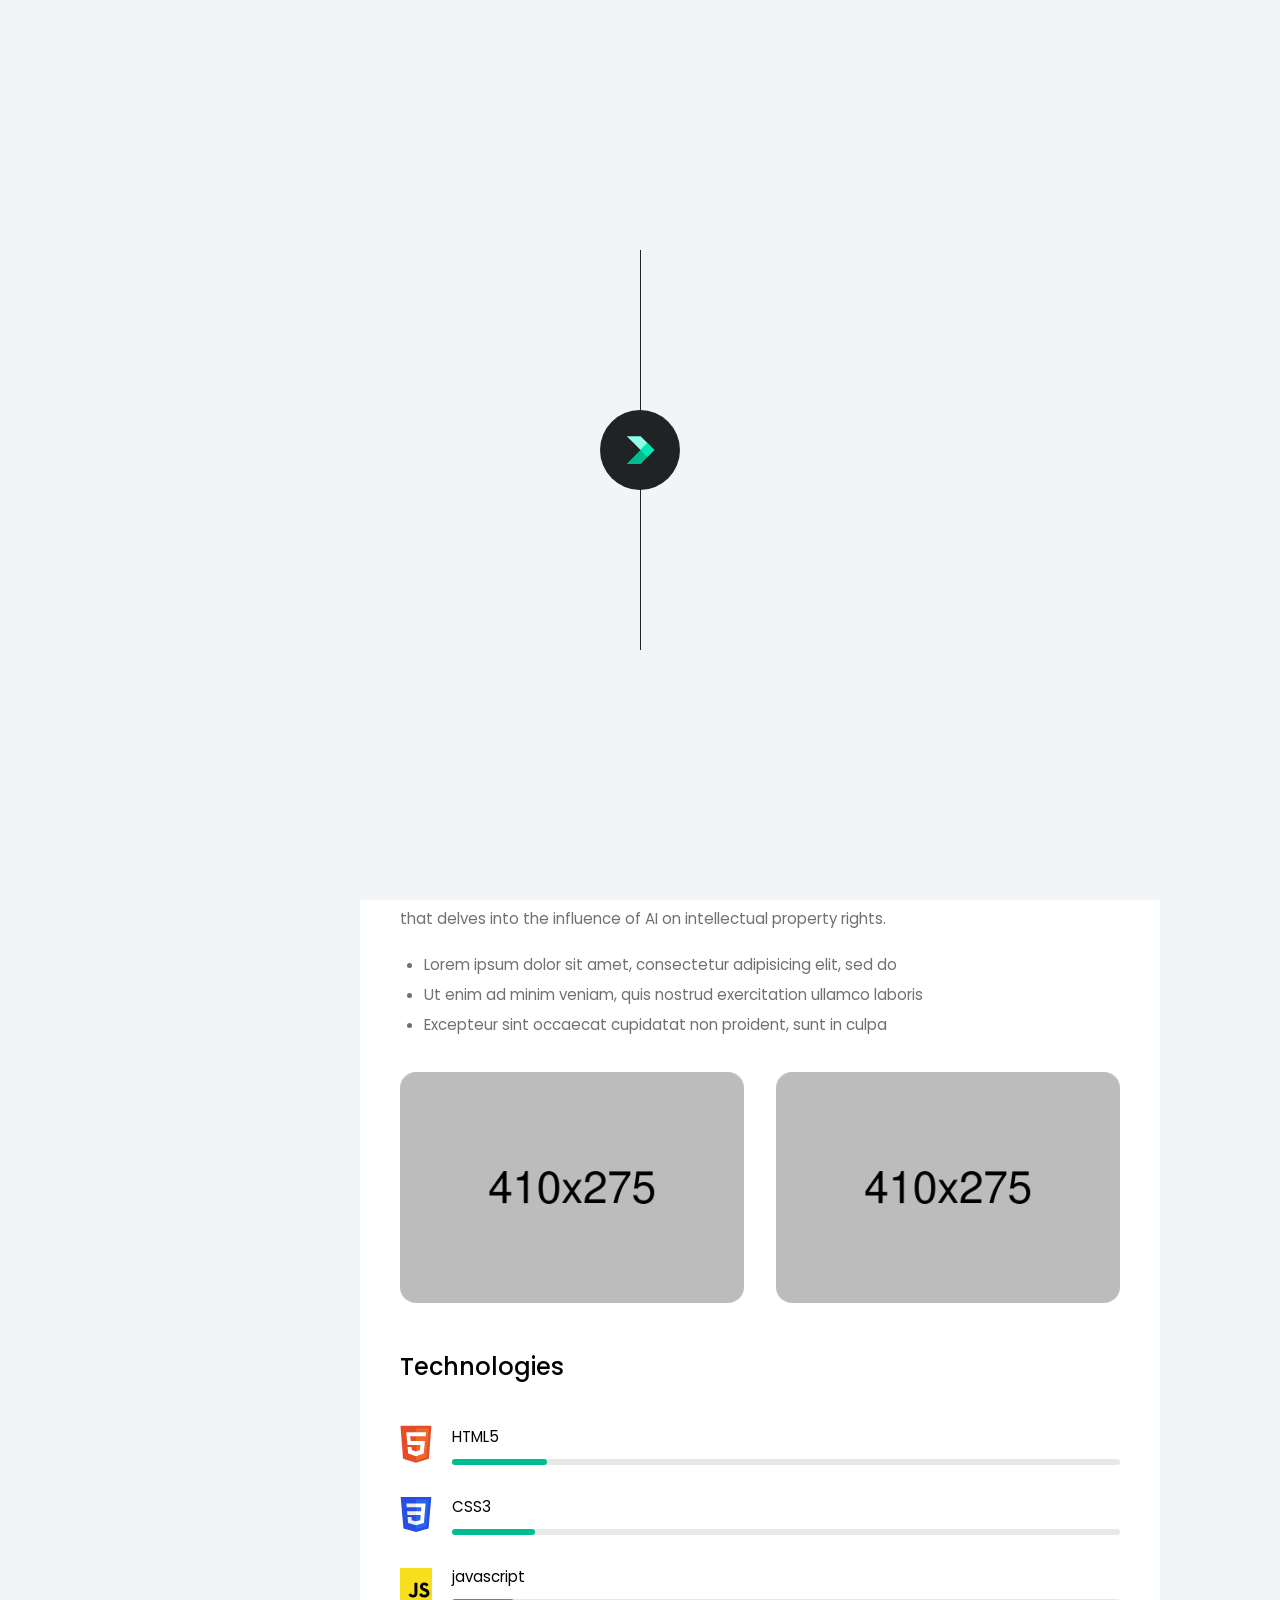
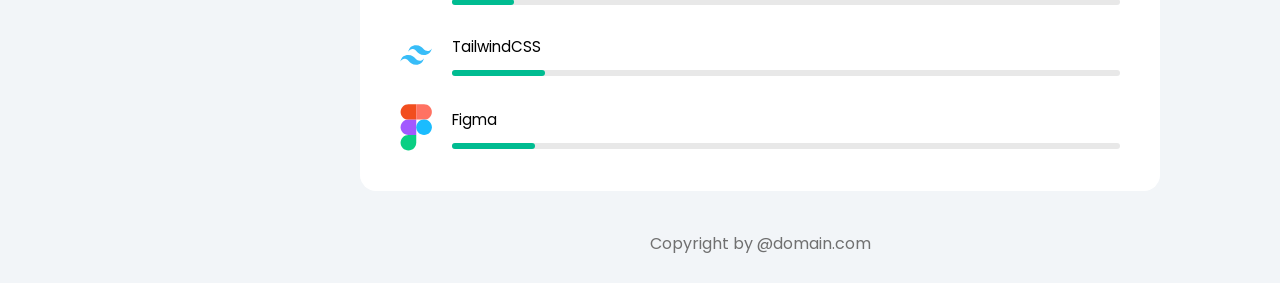
<file: project-single.html>
<!DOCTYPE html>
<html lang="en" class="">

<head>
    <!-- Basic Page Needs
    ================================================== -->
    <meta charset="UTF-8">
    <meta http-equiv="X-UA-Compatible" content="IE=edge">

    <!-- Specific Meta
    ================================================== -->
    <meta name="viewport" content="width=device-width, initial-scale=1.0, shrink-to-fit=no">
    <meta name="keyword"
        content="resume, cv, portfolio, vcard, responsive, retina, jquery, css3, tailwindcss, material CV, creative, designer, developer, online cv, online resume, powerful portfolio, professional, landing page">
    <meta name="description" content="Minfo vCard/Resume TailwindCSS HTML Template">
    <meta name="author" content="Themearray">

    <!-- Site Title
    ================================================== -->
    <title>Minfo- Tailwind CSS Personal Resume/vCard Template</title>

    <!-- Site Favicon
    ================================================== -->
    <link rel="shortcut icon" href="assets/img/user-sidebar-thumb.png" sizes="any">

    <!-- Google Fonts
    ================================================== -->
    <link rel="preconnect" href="https://fonts.googleapis.com">
    <link rel="preconnect" href="https://fonts.gstatic.com" crossorigin>
    <link href="https://fonts.googleapis.com/css2?family=Poppins:wght@200;300;400;500;600;700&display=swap"
        rel="stylesheet">

    <!-- All CSS Here
    ================================================== -->
    <link rel="stylesheet" href="assets/css/fontAwesome5Pro.css">
    <link rel="stylesheet" href="assets/css/cdheadline.css">
    <link rel="stylesheet" href="assets/css/swiper-bundle.min.css">
    <link rel="stylesheet" href="assets/css/style.min.css">

</head>

<body class="relative custom_cursor">
    <!-- Custom Cursor Start -->
    <div
        class="custom_cursor_one fixed top-0 left-0 w-8 h-8 border border-gray-400 rounded-full pointer-events-none">
    </div>
    <div
        class="custom_cursor_two w-1 h-1 rounded-full border border-gray-400 bg-metborder-gray-400 fixed pointer-events-none left-1/2 top-1/2 -translate-x-1/2 -translate-y-1/2">
    </div>
    <!-- Custom Cursor End -->


    <!-- App Preloader Start -->
    <div id="preloader">
        <div class="loader_line"></div>
        <div
            class="absolute w-20 h-20 transition-all delay-300 -translate-x-1/2 -translate-y-1/2 rounded-full logo top-1/2 left-1/2 bg-nightBlack border-greyBlack flex-center">
            <img src="assets/img/site-logo.svg" alt="Minfo">
        </div>
    </div>
    <!-- App Preloader End -->


    <!-- App Start -->
    <div class="relative pt-10 minfo__app max-xl:pt-18">
        <div
            class="menu-overlay fixed top-0 left-0 w-full h-full bg-black/60 transition-all duration-200 z-999 opacity-0 invisible [&.is-menu-open]:visible [&.is-menu-open]:opacity-100 ">
        </div>
        <div class="max-lg:px-4">

            <!-- Mobile Menu Bar Start -->
            <div
                class="fixed top-0 left-0 right-0 z-50 flex items-center justify-between p-2 px-3 bg-white/10 mobile-menu-bar sm:px-6 backdrop-blur-md xl:hidden">
                <div class="text-lg font-medium name">
                    <a href="index.html" class="flex items-center gap-2 text-black dark:text-white">
                        <img src="assets/img/site-logo.svg" alt="Minfo">
                        <span>Minfo</span>
                    </a>
                </div>
                <!-- Mobile Hamburger Menu Start -->
                <button
                    class="w-12 h-12 border rounded-full hamburger menu_toggle bg-white dark:bg-nightBlack border-platinum dark:border-greyBlack flex-center"
                    type="button"
                    aria-label="Open Mobile Menu">
                    <svg viewBox="0 0 20 12" class="w-6"
                        xmlns="http://www.w3.org/2000/svg">
                        <path fill-rule="evenodd" clip-rule="evenodd"
                            d="M5.33333 11.3333C5.33333 11.1565 5.40357 10.987 5.5286 10.8619C5.65362 10.7369 5.82319 10.6667 6 10.6667H19.3333C19.5101 10.6667 19.6797 10.7369 19.8047 10.8619C19.9298 10.987 20 11.1565 20 11.3333C20 11.5101 19.9298 11.6797 19.8047 11.8047C19.6797 11.9298 19.5101 12 19.3333 12H6C5.82319 12 5.65362 11.9298 5.5286 11.8047C5.40357 11.6797 5.33333 11.5101 5.33333 11.3333ZM2.66667 6C2.66667 5.82319 2.7369 5.65362 2.86193 5.5286C2.98695 5.40357 3.15652 5.33333 3.33333 5.33333H16.6667C16.8435 5.33333 17.013 5.40357 17.1381 5.5286C17.2631 5.65362 17.3333 5.82319 17.3333 6C17.3333 6.17681 17.2631 6.34638 17.1381 6.4714C17.013 6.59643 16.8435 6.66667 16.6667 6.66667H3.33333C3.15652 6.66667 2.98695 6.59643 2.86193 6.4714C2.7369 6.34638 2.66667 6.17681 2.66667 6ZM0 0.666667C0 0.489856 0.0702379 0.320287 0.195262 0.195262C0.320286 0.070238 0.489856 0 0.666667 0H14C14.1768 0 14.3464 0.070238 14.4714 0.195262C14.5964 0.320287 14.6667 0.489856 14.6667 0.666667C14.6667 0.843478 14.5964 1.01305 14.4714 1.13807C14.3464 1.2631 14.1768 1.33333 14 1.33333H0.666667C0.489856 1.33333 0.320286 1.2631 0.195262 1.13807C0.0702379 1.01305 0 0.843478 0 0.666667Z"
                            class="fill-theme dark:fill-white" />
                    </svg>
                </button>
                <!-- Mobile Hamburger Menu End -->
            </div>
            <!-- Mobile Menu Bar End -->

            <!-- Mobile Menu Sidebar Start -->
            <div
                class="mobile-menu fixed top-0 -right-full w-full max-w-mobilemenu bg-flashWhite dark:bg-nightBlack z-999 h-full xl:hidden transition-all duration-300 [&.is-menu-open]:right-0 py-12 px-8 overflow-y-scroll">
                <button
                    class="absolute flex items-center justify-center w-9 h-9 text-sm text-white rounded-full close-menu top-4 right-4 bg-greyBlack" aria-label="Close Menu">
                    <i class="fal fa-times"></i>
                </button>
                <div class="mb-6 text-lg font-medium text-black dark:text-white menu-title">
                    Menu
                </div>
                <ul class="space-y-5 font-normal main-menu">
                    <li class="relative group active">
                        <a href="index.html#home" class="flex items-center space-x-2 group">
                            <span class="w-5 text-black dark:text-white group-[&.active]:text-theme">
                                <i class="fal fa-home"></i>
                            </span>
                            <span class="group-[&.active]:text-theme dark:group-[&.active]:text-white group-hover:text-theme transition-colors">
                                Home
                            </span>
                        </a>
                    </li>
                    <li class="relative group">
                        <a href="index.html#about" class="flex items-center space-x-2 group">
                            <span class="w-5 text-black dark:text-white group-[&.active]:text-theme">
                                <i class="fal fa-user"></i>
                            </span>
                            <span class="group-[&.active]:text-theme dark:group-[&.active]:text-white group-hover:text-theme transition-colors">
                                About
                            </span>
                        </a>
                    </li>
                    <li class="relative group">
                        <a href="index.html#service" class="flex items-center space-x-2 group">
                            <span class="w-5 text-black dark:text-white group-[&.active]:text-theme">
                                <i class="fal fa-briefcase"></i>
                            </span>
                            <span class="group-[&.active]:text-theme dark:group-[&.active]:text-white group-hover:text-theme transition-colors">
                                Service
                            </span>
                        </a>
                    </li>
                    <li class="relative group">
                        <a href="index.html#skill" class="flex items-center space-x-2 group">
                            <span class="w-5 text-black dark:text-white group-[&.active]:text-theme">
                                <i class="fal fa-graduation-cap"></i>
                            </span>
                            <span class="group-[&.active]:text-theme dark:group-[&.active]:text-white group-hover:text-theme transition-colors">
                                Skills
                            </span>
                        </a>
                    </li>
                    <li class="relative group">
                        <a href="index.html#resume" class="flex items-center space-x-2 group">
                            <span class="w-5 text-black dark:text-white group-[&.active]:text-theme">
                                <i class="fal fa-file-alt"></i>
                            </span>
                            <span class="group-[&.active]:text-theme dark:group-[&.active]:text-white group-hover:text-theme transition-colors">
                                Resume
                            </span>
                        </a>
                    </li>
                    <li class="relative group">
                        <a href="index.html#portfolio" class="flex items-center space-x-2 group">
                            <span class="w-5 text-black dark:text-white group-[&.active]:text-theme">
                                <i class="fal fa-tasks-alt"></i>
                            </span>
                            <span class="group-[&.active]:text-theme dark:group-[&.active]:text-white group-hover:text-theme transition-colors">
                                Poftfolio
                            </span>
                        </a>
                    </li>
                    <li class="relative group">
                        <a href="index.html#blog" class="flex items-center space-x-2 group">
                            <span class="w-5 text-black dark:text-white group-[&.active]:text-theme">
                                <i class="fal fa-blog"></i>
                            </span>
                            <span class="group-[&.active]:text-theme dark:group-[&.active]:text-white group-hover:text-theme transition-colors">
                                Blog
                            </span>
                        </a>
                    </li>
                    <li class="relative group">
                        <a href="index.html#testimonial" class="flex items-center space-x-2 group">
                            <span class="w-5 text-black dark:text-white group-[&.active]:text-theme">
                                <i class="fal fa-comment-alt-lines"></i>
                            </span>
                            <span class="group-[&.active]:text-theme dark:group-[&.active]:text-white group-hover:text-theme transition-colors">
                                Testimonial
                            </span>
                        </a>
                    </li>
                    <li class="relative group">
                        <a href="index.html#contact" class="flex items-center space-x-2 group">
                            <span class="w-5 text-black dark:text-white group-[&.active]:text-theme">
                                <i class="fal fa-envelope"></i>
                            </span>
                            <span class="group-[&.active]:text-theme dark:group-[&.active]:text-white group-hover:text-theme transition-colors">
                                Contact
                            </span>
                        </a>
                    </li>
                </ul>
                <br><br>
                <div class="mb-4 font-medium text-black dark:text-white menu-title text-md">
                    Get in Touch
                </div>
                <!-- Social Share Icon Start  -->
                <div class="flex items-center space-x-4 social-icons">
                    <a href="#" class="flex transition duration-200 hover:text-white" title="Share with Facebook">
                        <i class="fab fa-facebook-f"></i>
                    </a>
                    <a href="#" class="flex transition duration-200 hover:text-white" title="Share with Linkedin">
                        <i class="fab fa-linkedin-in"></i>
                    </a>
                    <a href="#" class="flex transition duration-200 hover:text-white" title="Share with X">
                        <i class="fab fa-twitter"></i>
                    </a>
                    <a href="#" class="flex transition duration-200 hover:text-white" title="Share with X">
                        <i class="fab fa-instagram"></i>
                    </a>
                </div>
                <!-- Social Share Icon End  -->
            </div>
            <!-- Mobile Menu Sidebar End -->

            <!-- Sidebar Profile Start -->
            <div
                class="w-full mx-auto minfo__sidebar__wrapper xl:fixed xl:top-1/2 xl:left-4 2xl:left-14 xl:-translate-y-1/2 md:max-w-sidebar xl:max-2xl:max-w-xs z-999">

                <div class="p-3 mb-3 overflow-hidden minfo__sidebar bg-white dark:bg-nightBlack rounded-2xl">
                    <div class="mx-4 mt-12 text-center user-info lg:mx-6">
                        <a href="index.html"
                            class="w-32 mb-2.5 h-32 block mx-auto border-6 border-platinum dark:border-[#2f2f2f] overflow-hidden rounded-full">
                            <img src="assets/img/user-sidebar-thumb.png" class="w-full h-full rounded-full"
                                alt="Brown Reddick">
                        </a>
                        <h6 class="mb-1 text-lg font-semibold text-black dark:text-white name">Brown Reddick</h6>
                        <div class="leading-none cd-headline clip is-full-width">
                            <h6 class="text-sm cd-words-wrapper designation text-theme after:!bg-theme">
                                <b class="font-normal is-visible">Web Developer</b>
                                <b class="font-normal">Photographers</b>
                                <b class="font-normal">Web Designer</b>
                            </h6>
                        </div>
                    </div>
                    <div class="pt-6 mx-4 border-t lg:mx-6 user-meta-info md:mx-7 my-7 border-platinum dark:border-metalBlack">
                        <ul class="space-y-3">
                            <li class="flex text-sm">
                                <span class="flex-1 font-medium text-black dark:text-white">Residence:</span>
                                <span>Canada</span>
                            </li>
                            <li class="flex text-sm">
                                <span class="flex-1 font-medium text-black dark:text-white">City:</span>
                                <span>Toronto</span>
                            </li>
                            <li class="flex text-sm">
                                <span class="flex-1 font-medium text-black dark:text-white">Age:</span>
                                <span>26</span>
                            </li>
                        </ul>
                    </div>

                    <div class="px-4 py-5 lg:py-6 lg:px-6 rounded-2xl md:px-8 bg-flashWhite dark:bg-metalBlack">
                        <div class="text-sm font-medium text-black dark:text-white">Skills</div>
                        <div class="flex items-center justify-between my-4 space-x-4 skills_circle">
                            <div class="space-y-2 text-center progressCircle">
                                <div class="relative w-12 h-12 circle" data-percent="90">
                                    <div class="absolute inset-0 text-[13px] font-medium label flex-center">90%</div>
                                </div>
                                <p class="text-[13px] font-normal dark:font-light text-black dark:text-white/90">HTML</p>
                            </div>
                            <div class="space-y-2 text-center progressCircle">
                                <div class="relative w-12 h-12 circle" data-percent="80">
                                    <div class="absolute inset-0 text-[13px] font-medium label flex-center">80%</div>
                                </div>
                                <p class="text-[13px] font-normal dark:font-light text-black dark:text-white/90">CSS</p>
                            </div>
                            <div class="space-y-2 text-center progressCircle">
                                <div class="relative w-12 h-12 circle" data-percent="80">
                                    <div class="absolute inset-0 text-[13px] font-medium label flex-center">80%</div>
                                </div>
                                <p class="text-[13px] font-normal dark:font-light text-black dark:text-white/90">JS</p>
                            </div>
                            <div class="space-y-2 text-center progressCircle">
                                <div class="relative w-12 h-12 circle" data-percent="90">
                                    <div class="absolute inset-0 text-[13px] font-medium label flex-center">90%</div>
                                </div>
                                <p class="text-[13px] font-normal dark:font-light text-black dark:text-white/90">PHP</p>
                            </div>
                        </div>
                        <div class="mt-6">
                            <a href="#" download
                                class="text-center text-sm border border-theme bg-theme flex items-center justify-center gap-2 text-white rounded-4xl py-3.5 transition duration-300 text-[15px] font-semibold hover:bg-themeHover hover:border-themeHover">
                                DOWNLOAD CV
                                <span class="animate-bounce">
                                    <svg width="18" height="18" viewBox="0 0 15 16" fill="none"
                                        xmlns="http://www.w3.org/2000/svg">
                                        <path
                                            d="M12.0724 4.92378C12.0726 4.91034 12.0726 4.89691 12.0726 4.88368C12.0726 2.53968 10.1657 0.632812 7.82171 0.632812C5.47771 0.632812 3.57084 2.53968 3.57084 4.88368C3.57084 4.89691 3.57084 4.91055 3.57104 4.92378C1.95417 5.0992 0.691406 6.47267 0.691406 8.13554C0.691406 9.91704 2.14059 11.3662 3.92209 11.3662H4.33138C4.55606 11.3662 4.7384 11.1839 4.7384 10.9592C4.7384 10.7345 4.55606 10.5522 4.33138 10.5522H3.92209C2.58952 10.5522 1.50544 9.46811 1.50544 8.13554C1.50544 6.80297 2.58952 5.71888 3.92209 5.71888H4.00309C4.11868 5.71888 4.22898 5.66963 4.30611 5.58355C4.38345 5.49726 4.42028 5.38248 4.40766 5.2673C4.3924 5.12769 4.38487 5.00233 4.38487 4.88348C4.38487 2.98842 5.92665 1.44664 7.82171 1.44664C9.71678 1.44664 11.2586 2.98842 11.2586 4.88348C11.2586 5.00233 11.251 5.12769 11.2358 5.2673C11.2231 5.38228 11.26 5.49726 11.3373 5.58355C11.4144 5.66963 11.5247 5.71888 11.6403 5.71888H11.7217C13.0541 5.71888 14.138 6.80297 14.138 8.13554C14.138 9.46811 13.0541 10.5522 11.7217 10.5522H11.288C11.0634 10.5522 10.881 10.7345 10.881 10.9592C10.881 11.1839 11.0634 11.3662 11.288 11.3662H11.7217C13.5028 11.3662 14.952 9.91704 14.952 8.13554C14.952 6.47247 13.6892 5.099 12.0724 4.92378Z"
                                            fill="white" />
                                        <path
                                            d="M6.26314 11.942C6.0877 12.1876 6.26327 12.5288 6.5651 12.5288H8.81272L7.3764 14.5396C7.25728 14.7064 7.29591 14.9382 7.46268 15.0573C7.62945 15.1764 7.86122 15.1378 7.98034 14.971L9.83579 12.3734C10.0112 12.1278 9.83566 11.7866 9.53382 11.7866H7.2862L8.72252 9.77578C8.84164 9.609 8.80302 9.37724 8.63624 9.25811C8.46947 9.13899 8.23771 9.17762 8.11858 9.34439L6.26314 11.942Z"
                                            fill="white" />
                                    </svg>
                                </span>
                            </a>
                        </div>
                    </div>

                    <svg class="absolute w-0 h-0">
                        <clipPath id="my-clip-path" clipPathUnits="objectBoundingBox" stroke="white" stroke-width="2">
                            <path
                                d="M0.001,0.031 C0.001,0.014,0.026,0.001,0.055,0.001 H0.492 C0.506,0.001,0.52,0.004,0.53,0.009 L0.61,0.052 C0.62,0.057,0.634,0.06,0.649,0.06 H0.947 C0.977,0.06,1,0.074,1,0.091 V0.971 C1,0.987,0.977,1,0.947,1 H0.055 C0.026,1,0.001,0.987,0.001,0.971 V0.031">
                            </path>
                        </clipPath>
                    </svg>
                </div>

            </div>
            <!-- Sidebar Profile End -->

            <!-- Nav/Navigation Start -->
            <div
                class="minfo__nav__wrapper bg-snowWhite dark:bg-power__black max-xl:hidden fixed top-1/2 -translate-y-1/2 right-4 2xl:right-14 z-999 flex items-center flex-col gap-4 border border-platinum dark:border-metalBlack rounded-4xl px-2.5 py-4">

                <!-- Site Logo Start -->
                <div class="flex border rounded-full logo w-15 h-15 border-platinum dark:border-metalBlack flex-center">
                    <a href="index.html">
                        <img src="assets/img/site-logo.svg" alt="Minfo">
                    </a>
                </div>
                <!-- Site Logo Start -->


                <!-- Main Menu/Navigation Start -->
                <div class="my-4 menu">
                    <ul class="space-y-2 text-center">
                        <li class="relative group">
                            <a href="index.html#home"
                                class="w-9 h-9 rounded-full flex-center group-[&.active]:bg-white dark:group-[&.active]:bg-metalBlack group-hover:bg-white dark:group-hover:bg-metalBlack transition-all duration-300 before:content-[attr(data-title)] before:absolute before:right-10 before:bg-white dark:before:bg-metalBlack before:text-sm text-theme dark:before:text-white before:px-4 before:py-2 before:rounded-md before:font-normal dark:before:font-light before:opacity-0 before:transition-all before:duration-200 group-hover:before:opacity-100 after:content-[''] after:absolute after:w-0 after:h-0 after:right-8 after:border-solid after:border-t-4 after:border-r-0 after:border-b-4 after:border-l-8 after:border-t-transparent after:border-r-transparent after:border-b-transparent after:border-l-white dark:after:border-l-metalBlack after:opacity-0 after:transition-all after:duration-200 group-hover:after:opacity-100"
                                data-title="Home">
                                <span class="text-black dark:text-white group-hover:text-theme group-[&.active]:text-theme">
                                    <i class="fal fa-home"></i>
                                </span>
                            </a>
                        </li>
                        <li class="relative group">
                            <a href="index.html#about"
                                class="w-9 h-9 rounded-full flex-center group-[&.active]:bg-white dark:group-[&.active]:bg-metalBlack group-hover:bg-white dark:group-hover:bg-metalBlack transition-all duration-300 before:content-[attr(data-title)] before:absolute before:right-10 before:bg-white dark:before:bg-metalBlack before:text-sm text-theme dark:before:text-white before:px-4 before:py-2 before:rounded-md before:font-normal dark:before:font-light before:opacity-0 before:transition-all before:duration-200 group-hover:before:opacity-100 after:content-[''] after:absolute after:w-0 after:h-0 after:right-8 after:border-solid after:border-t-4 after:border-r-0 after:border-b-4 after:border-l-8 after:border-t-transparent after:border-r-transparent after:border-b-transparent after:border-l-white dark:after:border-l-metalBlack after:opacity-0 after:transition-all after:duration-200 group-hover:after:opacity-100"
                                data-title="About">
                                <span class="text-black dark:text-white group-hover:text-theme group-[&.active]:text-theme">
                                    <i class="fal fa-user"></i>
                                </span>
                            </a>
                        </li>
                        <li class="relative group">
                            <a href="index.html#service"
                                class="w-9 h-9 rounded-full flex-center group-[&.active]:bg-white dark:group-[&.active]:bg-metalBlack group-hover:bg-white dark:group-hover:bg-metalBlack transition-all duration-300 before:content-[attr(data-title)] before:absolute before:right-10 before:bg-white dark:before:bg-metalBlack before:text-sm text-theme dark:before:text-white before:px-4 before:py-2 before:rounded-md before:font-normal dark:before:font-light before:opacity-0 before:transition-all before:duration-200 group-hover:before:opacity-100 after:content-[''] after:absolute after:w-0 after:h-0 after:right-8 after:border-solid after:border-t-4 after:border-r-0 after:border-b-4 after:border-l-8 after:border-t-transparent after:border-r-transparent after:border-b-transparent after:border-l-white dark:after:border-l-metalBlack after:opacity-0 after:transition-all after:duration-200 group-hover:after:opacity-100"
                                data-title="Service">
                                <span class="text-black dark:text-white group-hover:text-theme group-[&.active]:text-theme">
                                    <i class="fal fa-briefcase"></i>
                                </span>
                            </a>
                        </li>
                        <li class="relative group">
                            <a href="index.html#skill"
                                class="w-9 h-9 rounded-full flex-center group-[&.active]:bg-white dark:group-[&.active]:bg-metalBlack group-hover:bg-white dark:group-hover:bg-metalBlack transition-all duration-300 before:content-[attr(data-title)] before:absolute before:right-10 before:bg-white dark:before:bg-metalBlack before:text-sm text-theme dark:before:text-white before:px-4 before:py-2 before:rounded-md before:font-normal dark:before:font-light before:opacity-0 before:transition-all before:duration-200 group-hover:before:opacity-100 after:content-[''] after:absolute after:w-0 after:h-0 after:right-8 after:border-solid after:border-t-4 after:border-r-0 after:border-b-4 after:border-l-8 after:border-t-transparent after:border-r-transparent after:border-b-transparent after:border-l-white dark:after:border-l-metalBlack after:opacity-0 after:transition-all after:duration-200 group-hover:after:opacity-100"
                                data-title="Skills">
                                <span class="text-black dark:text-white group-hover:text-theme group-[&.active]:text-theme">
                                    <i class="fal fa-graduation-cap"></i>
                                </span>
                            </a>
                        </li>
                        <li class="relative group">
                            <a href="index.html#resume"
                                class="w-9 h-9 rounded-full flex-center group-[&.active]:bg-white dark:group-[&.active]:bg-metalBlack group-hover:bg-white dark:group-hover:bg-metalBlack transition-all duration-300 before:content-[attr(data-title)] before:absolute before:right-10 before:bg-white dark:before:bg-metalBlack before:text-sm text-theme dark:before:text-white before:px-4 before:py-2 before:rounded-md before:font-normal dark:before:font-light before:opacity-0 before:transition-all before:duration-200 group-hover:before:opacity-100 after:content-[''] after:absolute after:w-0 after:h-0 after:right-8 after:border-solid after:border-t-4 after:border-r-0 after:border-b-4 after:border-l-8 after:border-t-transparent after:border-r-transparent after:border-b-transparent after:border-l-white dark:after:border-l-metalBlack after:opacity-0 after:transition-all after:duration-200 group-hover:after:opacity-100"
                                data-title="Resume">
                                <span class="text-black dark:text-white group-hover:text-theme group-[&.active]:text-theme">
                                    <i class="fal fa-file-alt"></i>
                                </span>
                            </a>
                        </li>
                        <li class="relative group active">
                            <a href="index.html#portfolio"
                                class="w-9 h-9 rounded-full flex-center group-[&.active]:bg-white dark:group-[&.active]:bg-metalBlack group-hover:bg-white dark:group-hover:bg-metalBlack transition-all duration-300 before:content-[attr(data-title)] before:absolute before:right-10 before:bg-white dark:before:bg-metalBlack before:text-sm text-theme dark:before:text-white before:px-4 before:py-2 before:rounded-md before:font-normal dark:before:font-light before:opacity-0 before:transition-all before:duration-200 group-hover:before:opacity-100 after:content-[''] after:absolute after:w-0 after:h-0 after:right-8 after:border-solid after:border-t-4 after:border-r-0 after:border-b-4 after:border-l-8 after:border-t-transparent after:border-r-transparent after:border-b-transparent after:border-l-white dark:after:border-l-metalBlack after:opacity-0 after:transition-all after:duration-200 group-hover:after:opacity-100"
                                data-title="Poftfolio">
                                <span class="text-black dark:text-white group-hover:text-theme group-[&.active]:text-theme">
                                    <i class="fal fa-tasks-alt"></i>
                                </span>
                            </a>
                        </li>
                        <li class="relative group">
                            <a href="index.html#blog"
                                class="w-9 h-9 rounded-full flex-center group-[&.active]:bg-white dark:group-[&.active]:bg-metalBlack group-hover:bg-white dark:group-hover:bg-metalBlack transition-all duration-300 before:content-[attr(data-title)] before:absolute before:right-10 before:bg-white dark:before:bg-metalBlack before:text-sm text-theme dark:before:text-white before:px-4 before:py-2 before:rounded-md before:font-normal dark:before:font-light before:opacity-0 before:transition-all before:duration-200 group-hover:before:opacity-100 after:content-[''] after:absolute after:w-0 after:h-0 after:right-8 after:border-solid after:border-t-4 after:border-r-0 after:border-b-4 after:border-l-8 after:border-t-transparent after:border-r-transparent after:border-b-transparent after:border-l-white dark:after:border-l-metalBlack after:opacity-0 after:transition-all after:duration-200 group-hover:after:opacity-100"
                                data-title="Blog">
                                <span class="text-black dark:text-white group-hover:text-theme group-[&.active]:text-theme">
                                    <i class="fal fa-blog"></i>
                                </span>
                            </a>
                        </li>
                        <li class="relative group">
                            <a href="index.html#testimonial"
                                class="w-9 h-9 rounded-full flex-center group-[&.active]:bg-white dark:group-[&.active]:bg-metalBlack group-hover:bg-white dark:group-hover:bg-metalBlack transition-all duration-300 before:content-[attr(data-title)] before:absolute before:right-10 before:bg-white dark:before:bg-metalBlack before:text-sm text-theme dark:before:text-white before:px-4 before:py-2 before:rounded-md before:font-normal dark:before:font-light before:opacity-0 before:transition-all before:duration-200 group-hover:before:opacity-100 after:content-[''] after:absolute after:w-0 after:h-0 after:right-8 after:border-solid after:border-t-4 after:border-r-0 after:border-b-4 after:border-l-8 after:border-t-transparent after:border-r-transparent after:border-b-transparent after:border-l-white dark:after:border-l-metalBlack after:opacity-0 after:transition-all after:duration-200 group-hover:after:opacity-100"
                                data-title="Testimonial">
                                <span class="text-black dark:text-white group-hover:text-theme group-[&.active]:text-theme">
                                    <i class="fal fa-comment-alt-lines"></i>
                                </span>
                            </a>
                        </li>
                        <li class="relative group">
                            <a href="index.html#contact"
                                class="w-9 h-9 rounded-full flex-center group-[&.active]:bg-white dark:group-[&.active]:bg-metalBlack group-hover:bg-white dark:group-hover:bg-metalBlack transition-all duration-300 before:content-[attr(data-title)] before:absolute before:right-10 before:bg-white dark:before:bg-metalBlack before:text-sm text-theme dark:before:text-white before:px-4 before:py-2 before:rounded-md before:font-normal dark:before:font-light before:opacity-0 before:transition-all before:duration-200 group-hover:before:opacity-100 after:content-[''] after:absolute after:w-0 after:h-0 after:right-8 after:border-solid after:border-t-4 after:border-r-0 after:border-b-4 after:border-l-8 after:border-t-transparent after:border-r-transparent after:border-b-transparent after:border-l-white dark:after:border-l-metalBlack after:opacity-0 after:transition-all after:duration-200 group-hover:after:opacity-100"
                                data-title="Contact">
                                <span class="text-black dark:text-white group-hover:text-theme group-[&.active]:text-theme">
                                    <i class="fal fa-envelope"></i>
                                </span>
                            </a>
                        </li>
                    </ul>
                </div>
                <!-- Main Menu/Navigation End -->

                <!-- Share Button Wrapper Start -->
                <div class="relative share group">
                    <button
                        class="w-10 h-10 text-sm border rounded-full border-platinum dark:border-metalBlack flex-center group-hover:bg-white dark:group-hover:bg-metalBlack text-black dark:text-white"
                        aria-label="Share">
                        <i class="fal fa-share-alt"></i>
                    </button>

                    <!-- Social Share Icon Start  -->
                    <div
                        class="absolute bottom-0 flex items-center invisible px-5 py-6 space-x-3 transition-all duration-300 -translate-y-1/2 opacity-0 social-icons top-1/2 bg-white dark:bg-nightBlack rounded-4xl right-6 group-hover:opacity-100 group-hover:visible group-hover:right-10 -z-1">
                        <a href="#" class="flex transition duration-200 hover:text-theme" title="Share with Facebook">
                            <i class="fab fa-facebook"></i>
                        </a>
                        <a href="#" class="flex transition duration-200 hover:text-theme" title="Share with Linkedin">
                            <i class="fab fa-linkedin-in"></i>
                        </a>
                        <a href="#" class="flex transition duration-200 hover:text-theme" title="Share with X">
                            <i class="fab fa-twitter"></i>
                        </a>
                        <a href="#" class="flex transition duration-200 hover:text-theme" title="Share with X">
                            <i class="fab fa-instagram"></i>
                        </a>
                    </div>
                    <!-- Social Share Icon End  -->
                </div>
                <!-- Share Button Wrapper End -->

            </div>
            <!-- Nav/Navigation End -->

            <!-- Main Content Start -->
            <div class="relative mx-auto minfo__contentBox max-w-container xl:max-2xl:max-w-65rem">

                <!-- Project Details Section Start -->
                <div class="py-3.5 max-w-content xl:max-2xl:max-w-50rem max-xl:mx-auto xl:ml-auto">

                    <div class="px-5 py-8 md:p-8 bg-white dark:bg-nightBlack rounded-2xl lg:p-10 2xl:p-13">
                        <div
                            class="inline-flex items-center gap-2 px-4 py-2 text-xs tracking-wide text-black dark:text-white border lg:px-5 section-name border-platinum dark:border-greyBlack200 rounded-4xl">
                            <i class="fal fa-tasks-alt text-theme"></i>
                            Project Details
                        </div>

                        <h2
                            class="text-2xl font-semibold leading-normal text-black dark:text-white mt-7 lg:mt-10 article-title lg:text-3xl lg:leading-normal">
                            Three wine glasses filled with candies
                        </h2>
                        <div class="mb-4 overflow-hidden mt-7 xl:my-8 thumb rounded-xl xl:rounded-2xl">
                            <img src="assets/img/portfolio/portfolio-img1-xl.png" class="w-full"
                                alt="Project Thumbnail Image">
                        </div>
                        <div class="post-meta sm:flex items-center justify-between my-8 mb-10 max-sm:space-y-3.5">
                            <div>
                                <h6 class="text-black dark:text-white">CLIENT</h6>
                                <p class="text-regular">Envato Theme</p>
                            </div>
                            <div>
                                <h6 class="text-black dark:text-white">SERVICES:</h6>
                                <p class="text-regular">Tips & Tricks, Design</p>
                            </div>
                            <div>
                                <h6 class="text-black dark:text-white">DURATION</h6>
                                <p class="text-regular">108 hrs</p>
                            </div>
                        </div>


                        <div>
                            <h3 class="mb-3 text-lg font-medium text-black dark:text-white xl:text-2xl">Project Description</h3>
                            <p class="text-regular !leading-[2]">
                                Patent authorities globally are grappling with the challenge of redefining their
                                approach to
                                handling inventions generated not by human ingenuity but by AI. It has sparked
                                considerable
                                debate within the intellectual property community. This analysis initiates a three-part
                                series that delves into the influence of AI on intellectual property rights.
                            </p>
                            <ul class="text-regular !leading-[2] list-disc ml-6 my-4">
                                <li>Lorem ipsum dolor sit amet, consectetur adipisicing elit, sed do</li>
                                <li>Ut enim ad minim veniam, quis nostrud exercitation ullamco laboris</li>
                                <li>Excepteur sint occaecat cupidatat non proident, sunt in culpa</li>
                            </ul>

                            <div class="grid gap-5 my-8 sm:grid-cols-2 md:gap-8">
                                <div class="overflow-hidden rounded-xl xl:rounded-2xl">
                                    <img src="assets/img/portfolio/portfolio-img1-2.png" class="w-full"
                                        alt="Project Inner Colum Image">
                                </div>
                                <div class="overflow-hidden rounded-xl xl:rounded-2xl">
                                    <img src="assets/img/portfolio/portfolio-img1-1.png" class="w-full"
                                        alt="Project Inner Colum Image">
                                </div>
                            </div>

                            <h3 class="mt-12 mb-10 text-2xl font-medium text-black dark:text-white">Technologies</h3>
                            <div class="progressbar-wrap space-y-7">
                                <div class="flex flex-wrap items-center gap-5 progressbar">
                                    <div class="w-8 icon">
                                        <img src="assets/img/skill/html.svg" alt="HTML5">
                                    </div>
                                    <div class="flex-1 bar" data-percentage="90%">
                                        <h5 class="mb-2 text-black dark:text-white progress-title-holder text-regular">
                                            <span class="progress-title">HTML5</span>
                                        </h5>
                                        <div class="progress-outer bg-platinum dark:bg-greyBlack h-1.5 rounded-2xl">
                                            <div class="progress-content bg-theme h-1.5 w-0 rounded-2xl"></div>
                                        </div>
                                    </div>
                                </div>
                                <div class="flex flex-wrap items-center gap-5 progressbar">
                                    <div class="w-8 icon">
                                        <img src="assets/img/skill/css.svg" alt="CSS3">
                                    </div>
                                    <div class="flex-1 bar" data-percentage="80%">
                                        <h5 class="mb-2 text-black dark:text-white progress-title-holder text-regular">
                                            <span class="progress-title">CSS3</span>
                                        </h5>
                                        <div class="progress-outer bg-platinum dark:bg-greyBlack h-1.5 rounded-2xl">
                                            <div class="progress-content bg-theme h-1.5 w-0 rounded-2xl"></div>
                                        </div>
                                    </div>
                                </div>
                                <div class="flex flex-wrap items-center gap-5 progressbar">
                                    <div class="w-8 icon">
                                        <img src="assets/img/skill/js.svg" alt="javascript">
                                    </div>
                                    <div class="flex-1 bar" data-percentage="60%">
                                        <h5 class="mb-2 text-black dark:text-white progress-title-holder text-regular">
                                            <span class="progress-title">javascript</span>
                                        </h5>
                                        <div class="progress-outer bg-platinum dark:bg-greyBlack h-1.5 rounded-2xl">
                                            <div class="progress-content bg-theme h-1.5 w-0 rounded-2xl"></div>
                                        </div>
                                    </div>
                                </div>
                                <div class="flex flex-wrap items-center gap-5 progressbar">
                                    <div class="w-8 icon">
                                        <img src="assets/img/skill/tailwind.svg" alt="TailwindCSS">
                                    </div>
                                    <div class="flex-1 bar" data-percentage="90%">
                                        <h5 class="mb-2 text-black dark:text-white progress-title-holder text-regular">
                                            <span class="progress-title">TailwindCSS</span>
                                        </h5>
                                        <div class="progress-outer bg-platinum dark:bg-greyBlack h-1.5 rounded-2xl">
                                            <div class="progress-content bg-theme h-1.5 w-0 rounded-2xl"></div>
                                        </div>
                                    </div>
                                </div>
                                <div class="flex flex-wrap items-center gap-5 progressbar">
                                    <div class="w-8 icon">
                                        <img src="assets/img/skill/figma.svg" alt="TailwindCSS">
                                    </div>
                                    <div class="flex-1 bar" data-percentage="80%">
                                        <h5 class="mb-2 text-black dark:text-white progress-title-holder text-regular">
                                            <span class="progress-title">Figma</span>
                                        </h5>
                                        <div class="progress-outer bg-platinum dark:bg-greyBlack h-1.5 rounded-2xl">
                                            <div class="progress-content bg-theme h-1.5 w-0 rounded-2xl"></div>
                                        </div>
                                    </div>
                                </div>
                            </div>
                        </div>
                    </div>

                </div>
                <!-- Project Details Section End -->


                <!-- Footer Start -->
                <footer class="py-6 ml-auto text-center footer-section max-w-content xl:max-2xl:max-w-50rem">
                    <p class="">
                        Copyright by
                        <a href="#" class="transition-colors">@domain.com</a>
                    </p>
                </footer>
                <!-- Footer End -->


            </div>
            <!-- Main Content End -->

        </div>

    </div>
    <!-- App End -->

    <!-- Background Line and Animation -->
    <div
        class="bg-lines fixed inset-0 -z-1 md:max-xl:max-w-[45rem] xl:max-w-60rem 2xl:max-w-container mx-auto max-sm:px-8 sm:max-xl:px-12">
        <div class="line-wrapper max-w-[1130px] w-full h-full ml-auto 2xl:-mr-24 relative flex justify-between">

            <div
                class="relative w-px h-full border-r border-dashed line line1 border-slate-300 dark:border-metalBlack before:absolute before:w-2 before:h-2 before:bg-theme before:rotate-45 before:-left-1 before:animate-top_bottom">
            </div>

            <div
                class="relative w-px h-full border-r border-dashed line line2 border-slate-300 dark:border-metalBlack before:absolute before:bottom-0 before:w-2 before:h-2 before:bg-theme before:rotate-45 before:-left-1 before:animate-bottom_top before:animate-delay-3s">
            </div>

            <div
                class="relative w-px h-full border-r border-dashed line line3 border-slate-300 dark:border-metalBlack before:absolute before:w-2 before:h-2 before:bg-theme before:rotate-45 before:-left-1 before:animate-top_bottom before:animate-delay-3s">
            </div>

            <div
                class="relative w-px h-full border-r border-dashed line line4 border-slate-300 dark:border-metalBlack before:absolute before:bottom-0 before:w-2 before:h-2 before:bg-theme before:rotate-45 before:-left-1 before:animate-bottom_top before:animate-delay-2s">
            </div>

        </div>
    </div>
    <!-- Ends Here -->

    <!-- Js Library Start -->
    <script src="assets/js/jquery-3.6.0.min.js"></script>
    <script src="assets/js/waypoints.min.js"></script>
    <script src="assets/js/tw-elements.umd.min.js"></script>
    <script src="assets/js/cd-headline.js"></script>
    <script src="assets/js/jquery.counterup.min.js"></script>
    <script src="assets/js/swiper-bundle.min.js"></script>
    <script src="assets/js/scrollIt.min.js"></script>
    <script src="assets/js/circle-progress.min.js"></script>
    <script src="assets/js/script.js"></script>
    <!-- Js Library End -->
</body>

</html>
</file>
<file: assets/css/cdheadline.css>
*,*::after,*::before{-webkit-box-sizing:border-box;-moz-box-sizing:border-box;box-sizing:border-box}.cd-title{position:relative;height:160px;line-height:230px;text-align:center}.cd-title h1{font-size:2.4rem;font-weight:700}@media only screen and (min-width:768px){.cd-title{line-height:250px}}@media only screen and (min-width:1170px){.cd-title{height:200px;line-height:300px}.cd-title h1{font-size:3rem}}.cd-intro{width:90%;max-width:768px;text-align:center}.cd-intro{margin:4em auto}@media only screen and (min-width:768px){.cd-intro{margin:5em auto}}@media only screen and (min-width:1170px){.cd-intro{margin:6em auto}}.cd-words-wrapper{display:inline-block;position:relative;text-align:left}.cd-words-wrapper b{display:inline-block;position:absolute;white-space:nowrap;left:0;top:0}.cd-words-wrapper b.is-visible{position:relative}.no-js .cd-words-wrapper b{opacity:0}.no-js .cd-words-wrapper b.is-visible{opacity:1}.cd-headline.rotate-1 .cd-words-wrapper{-webkit-perspective:300px;-moz-perspective:300px;perspective:300px}.cd-headline.rotate-1 b{opacity:0;-webkit-transform-origin:50% 100%;-moz-transform-origin:50% 100%;-ms-transform-origin:50% 100%;-o-transform-origin:50% 100%;transform-origin:50% 100%;-webkit-transform:rotateX(180deg);-moz-transform:rotateX(180deg);-ms-transform:rotateX(180deg);-o-transform:rotateX(180deg);transform:rotateX(180deg)}.cd-headline.rotate-1 b.is-visible{opacity:1;-webkit-transform:rotateX(0deg);-moz-transform:rotateX(0deg);-ms-transform:rotateX(0deg);-o-transform:rotateX(0deg);transform:rotateX(0deg);-webkit-animation:cd-rotate-1-in 1.2s;-moz-animation:cd-rotate-1-in 1.2s;animation:cd-rotate-1-in 1.2s}.cd-headline.rotate-1 b.is-hidden{-webkit-transform:rotateX(180deg);-moz-transform:rotateX(180deg);-ms-transform:rotateX(180deg);-o-transform:rotateX(180deg);transform:rotateX(180deg);-webkit-animation:cd-rotate-1-out 1.2s;-moz-animation:cd-rotate-1-out 1.2s;animation:cd-rotate-1-out 1.2s}@-webkit-keyframes cd-rotate-1-in{0%{-webkit-transform:rotateX(180deg);opacity:0}35%{-webkit-transform:rotateX(120deg);opacity:0}65%{opacity:0}100%{-webkit-transform:rotateX(360deg);opacity:1}}@-moz-keyframes cd-rotate-1-in{0%{-moz-transform:rotateX(180deg);opacity:0}35%{-moz-transform:rotateX(120deg);opacity:0}65%{opacity:0}100%{-moz-transform:rotateX(360deg);opacity:1}}@keyframes cd-rotate-1-in{0%{-webkit-transform:rotateX(180deg);-moz-transform:rotateX(180deg);-ms-transform:rotateX(180deg);-o-transform:rotateX(180deg);transform:rotateX(180deg);opacity:0}35%{-webkit-transform:rotateX(120deg);-moz-transform:rotateX(120deg);-ms-transform:rotateX(120deg);-o-transform:rotateX(120deg);transform:rotateX(120deg);opacity:0}65%{opacity:0}100%{-webkit-transform:rotateX(360deg);-moz-transform:rotateX(360deg);-ms-transform:rotateX(360deg);-o-transform:rotateX(360deg);transform:rotateX(360deg);opacity:1}}@-webkit-keyframes cd-rotate-1-out{0%{-webkit-transform:rotateX(0deg);opacity:1}35%{-webkit-transform:rotateX(-40deg);opacity:1}65%{opacity:0}100%{-webkit-transform:rotateX(180deg);opacity:0}}@-moz-keyframes cd-rotate-1-out{0%{-moz-transform:rotateX(0deg);opacity:1}35%{-moz-transform:rotateX(-40deg);opacity:1}65%{opacity:0}100%{-moz-transform:rotateX(180deg);opacity:0}}@keyframes cd-rotate-1-out{0%{-webkit-transform:rotateX(0deg);-moz-transform:rotateX(0deg);-ms-transform:rotateX(0deg);-o-transform:rotateX(0deg);transform:rotateX(0deg);opacity:1}35%{-webkit-transform:rotateX(-40deg);-moz-transform:rotateX(-40deg);-ms-transform:rotateX(-40deg);-o-transform:rotateX(-40deg);transform:rotateX(-40deg);opacity:1}65%{opacity:0}100%{-webkit-transform:rotateX(180deg);-moz-transform:rotateX(180deg);-ms-transform:rotateX(180deg);-o-transform:rotateX(180deg);transform:rotateX(180deg);opacity:0}}.cd-headline.type .cd-words-wrapper{vertical-align:top;overflow:hidden}.cd-headline.type .cd-words-wrapper::after{content:'';position:absolute;right:0;top:50%;bottom:auto;-webkit-transform:translateY(-50%);-moz-transform:translateY(-50%);-ms-transform:translateY(-50%);-o-transform:translateY(-50%);transform:translateY(-50%);height:90%;width:1px;background-color:#aebcb9}.cd-headline.type .cd-words-wrapper.waiting::after{-webkit-animation:cd-pulse 1s infinite;-moz-animation:cd-pulse 1s infinite;animation:cd-pulse 1s infinite}.cd-headline.type .cd-words-wrapper.selected{background-color:#aebcb9}.cd-headline.type .cd-words-wrapper.selected::after{visibility:hidden}.cd-headline.type .cd-words-wrapper.selected b{color:#0d0d0d}.cd-headline.type b{visibility:hidden}.cd-headline.type b.is-visible{visibility:visible}.cd-headline.type i{position:absolute;visibility:hidden}.cd-headline.type i.in{position:relative;visibility:visible}@-webkit-keyframes cd-pulse{0%{-webkit-transform:translateY(-50%) scale(1);opacity:1}40%{-webkit-transform:translateY(-50%) scale(.9);opacity:0}100%{-webkit-transform:translateY(-50%) scale(0);opacity:0}}@-moz-keyframes cd-pulse{0%{-moz-transform:translateY(-50%) scale(1);opacity:1}40%{-moz-transform:translateY(-50%) scale(.9);opacity:0}100%{-moz-transform:translateY(-50%) scale(0);opacity:0}}@keyframes cd-pulse{0%{-webkit-transform:translateY(-50%) scale(1);-moz-transform:translateY(-50%) scale(1);-ms-transform:translateY(-50%) scale(1);-o-transform:translateY(-50%) scale(1);transform:translateY(-50%) scale(1);opacity:1}40%{-webkit-transform:translateY(-50%) scale(.9);-moz-transform:translateY(-50%) scale(.9);-ms-transform:translateY(-50%) scale(.9);-o-transform:translateY(-50%) scale(.9);transform:translateY(-50%) scale(.9);opacity:0}100%{-webkit-transform:translateY(-50%) scale(0);-moz-transform:translateY(-50%) scale(0);-ms-transform:translateY(-50%) scale(0);-o-transform:translateY(-50%) scale(0);transform:translateY(-50%) scale(0);opacity:0}}.cd-headline.rotate-2 .cd-words-wrapper{-webkit-perspective:300px;-moz-perspective:300px;perspective:300px}.cd-headline.rotate-2 i,.cd-headline.rotate-2 em{display:inline-block;-webkit-backface-visibility:hidden;backface-visibility:hidden}.cd-headline.rotate-2 b{opacity:0}.cd-headline.rotate-2 i{-webkit-transform-style:preserve-3d;-moz-transform-style:preserve-3d;-ms-transform-style:preserve-3d;-o-transform-style:preserve-3d;transform-style:preserve-3d;-webkit-transform:translateZ(-20px) rotateX(90deg);-moz-transform:translateZ(-20px) rotateX(90deg);-ms-transform:translateZ(-20px) rotateX(90deg);-o-transform:translateZ(-20px) rotateX(90deg);transform:translateZ(-20px) rotateX(90deg);opacity:0}.is-visible .cd-headline.rotate-2 i{opacity:1}.cd-headline.rotate-2 i.in{-webkit-animation:cd-rotate-2-in .4s forwards;-moz-animation:cd-rotate-2-in .4s forwards;animation:cd-rotate-2-in .4s forwards}.cd-headline.rotate-2 i.out{-webkit-animation:cd-rotate-2-out .4s forwards;-moz-animation:cd-rotate-2-out .4s forwards;animation:cd-rotate-2-out .4s forwards}.cd-headline.rotate-2 em{-webkit-transform:translateZ(20px);-moz-transform:translateZ(20px);-ms-transform:translateZ(20px);-o-transform:translateZ(20px);transform:translateZ(20px)}.no-csstransitions .cd-headline.rotate-2 i{-webkit-transform:rotateX(0deg);-moz-transform:rotateX(0deg);-ms-transform:rotateX(0deg);-o-transform:rotateX(0deg);transform:rotateX(0deg);opacity:0}.no-csstransitions .cd-headline.rotate-2 i em{-webkit-transform:scale(1);-moz-transform:scale(1);-ms-transform:scale(1);-o-transform:scale(1);transform:scale(1)}.no-csstransitions .cd-headline.rotate-2 .is-visible i{opacity:1}@-webkit-keyframes cd-rotate-2-in{0%{opacity:0;-webkit-transform:translateZ(-20px) rotateX(90deg)}60%{opacity:1;-webkit-transform:translateZ(-20px) rotateX(-10deg)}100%{opacity:1;-webkit-transform:translateZ(-20px) rotateX(0deg)}}@-moz-keyframes cd-rotate-2-in{0%{opacity:0;-moz-transform:translateZ(-20px) rotateX(90deg)}60%{opacity:1;-moz-transform:translateZ(-20px) rotateX(-10deg)}100%{opacity:1;-moz-transform:translateZ(-20px) rotateX(0deg)}}@keyframes cd-rotate-2-in{0%{opacity:0;-webkit-transform:translateZ(-20px) rotateX(90deg);-moz-transform:translateZ(-20px) rotateX(90deg);-ms-transform:translateZ(-20px) rotateX(90deg);-o-transform:translateZ(-20px) rotateX(90deg);transform:translateZ(-20px) rotateX(90deg)}60%{opacity:1;-webkit-transform:translateZ(-20px) rotateX(-10deg);-moz-transform:translateZ(-20px) rotateX(-10deg);-ms-transform:translateZ(-20px) rotateX(-10deg);-o-transform:translateZ(-20px) rotateX(-10deg);transform:translateZ(-20px) rotateX(-10deg)}100%{opacity:1;-webkit-transform:translateZ(-20px) rotateX(0deg);-moz-transform:translateZ(-20px) rotateX(0deg);-ms-transform:translateZ(-20px) rotateX(0deg);-o-transform:translateZ(-20px) rotateX(0deg);transform:translateZ(-20px) rotateX(0deg)}}@-webkit-keyframes cd-rotate-2-out{0%{opacity:1;-webkit-transform:translateZ(-20px) rotateX(0)}60%{opacity:0;-webkit-transform:translateZ(-20px) rotateX(-100deg)}100%{opacity:0;-webkit-transform:translateZ(-20px) rotateX(-90deg)}}@-moz-keyframes cd-rotate-2-out{0%{opacity:1;-moz-transform:translateZ(-20px) rotateX(0)}60%{opacity:0;-moz-transform:translateZ(-20px) rotateX(-100deg)}100%{opacity:0;-moz-transform:translateZ(-20px) rotateX(-90deg)}}@keyframes cd-rotate-2-out{0%{opacity:1;-webkit-transform:translateZ(-20px) rotateX(0);-moz-transform:translateZ(-20px) rotateX(0);-ms-transform:translateZ(-20px) rotateX(0);-o-transform:translateZ(-20px) rotateX(0);transform:translateZ(-20px) rotateX(0)}60%{opacity:0;-webkit-transform:translateZ(-20px) rotateX(-100deg);-moz-transform:translateZ(-20px) rotateX(-100deg);-ms-transform:translateZ(-20px) rotateX(-100deg);-o-transform:translateZ(-20px) rotateX(-100deg);transform:translateZ(-20px) rotateX(-100deg)}100%{opacity:0;-webkit-transform:translateZ(-20px) rotateX(-90deg);-moz-transform:translateZ(-20px) rotateX(-90deg);-ms-transform:translateZ(-20px) rotateX(-90deg);-o-transform:translateZ(-20px) rotateX(-90deg);transform:translateZ(-20px) rotateX(-90deg)}}.cd-headline.loading-bar span{display:inline-block;padding:.2em 0}.cd-headline.loading-bar .cd-words-wrapper{overflow:hidden;vertical-align:top}.cd-headline.loading-bar .cd-words-wrapper::after{content:'';position:absolute;left:0;bottom:0;height:3px;width:0;background:#0096a7;z-index:2;-webkit-transition:width .3s -.1s;-moz-transition:width .3s -.1s;transition:width .3s -.1s}.cd-headline.loading-bar .cd-words-wrapper.is-loading::after{width:100%;-webkit-transition:width 3s;-moz-transition:width 3s;transition:width 3s}.cd-headline.loading-bar b{top:.2em;opacity:0;-webkit-transition:opacity .3s;-moz-transition:opacity .3s;transition:opacity .3s}.cd-headline.loading-bar b.is-visible{opacity:1;top:0}.cd-headline.slide span{display:inline-block;padding:.2em 0}.cd-headline.slide .cd-words-wrapper{overflow:hidden;vertical-align:top}.cd-headline.slide b{opacity:0;top:.2em}.cd-headline.slide b.is-visible{top:0;opacity:1;-webkit-animation:slide-in .6s;-moz-animation:slide-in .6s;animation:slide-in .6s}.cd-headline.slide b.is-hidden{-webkit-animation:slide-out .6s;-moz-animation:slide-out .6s;animation:slide-out .6s}@-webkit-keyframes slide-in{0%{opacity:0;-webkit-transform:translateY(-100%)}60%{opacity:1;-webkit-transform:translateY(20%)}100%{opacity:1;-webkit-transform:translateY(0)}}@-moz-keyframes slide-in{0%{opacity:0;-moz-transform:translateY(-100%)}60%{opacity:1;-moz-transform:translateY(20%)}100%{opacity:1;-moz-transform:translateY(0)}}@keyframes slide-in{0%{opacity:0;-webkit-transform:translateY(-100%);-moz-transform:translateY(-100%);-ms-transform:translateY(-100%);-o-transform:translateY(-100%);transform:translateY(-100%)}60%{opacity:1;-webkit-transform:translateY(20%);-moz-transform:translateY(20%);-ms-transform:translateY(20%);-o-transform:translateY(20%);transform:translateY(20%)}100%{opacity:1;-webkit-transform:translateY(0);-moz-transform:translateY(0);-ms-transform:translateY(0);-o-transform:translateY(0);transform:translateY(0)}}@-webkit-keyframes slide-out{0%{opacity:1;-webkit-transform:translateY(0)}60%{opacity:0;-webkit-transform:translateY(120%)}100%{opacity:0;-webkit-transform:translateY(100%)}}@-moz-keyframes slide-out{0%{opacity:1;-moz-transform:translateY(0)}60%{opacity:0;-moz-transform:translateY(120%)}100%{opacity:0;-moz-transform:translateY(100%)}}@keyframes slide-out{0%{opacity:1;-webkit-transform:translateY(0);-moz-transform:translateY(0);-ms-transform:translateY(0);-o-transform:translateY(0);transform:translateY(0)}60%{opacity:0;-webkit-transform:translateY(120%);-moz-transform:translateY(120%);-ms-transform:translateY(120%);-o-transform:translateY(120%);transform:translateY(120%)}100%{opacity:0;-webkit-transform:translateY(100%);-moz-transform:translateY(100%);-ms-transform:translateY(100%);-o-transform:translateY(100%);transform:translateY(100%)}}.cd-headline.clip span{display:inline-block;padding:.2em 0}.cd-headline.clip .cd-words-wrapper{overflow:hidden;vertical-align:top}.cd-headline.clip .cd-words-wrapper::after{content:'';position:absolute;top:0;right:0;width:1px;height:100%;background-color:#aebcb9}.cd-headline.clip b{opacity:0}.cd-headline.clip b.is-visible{opacity:1}.cd-headline.zoom .cd-words-wrapper{-webkit-perspective:300px;-moz-perspective:300px;perspective:300px}.cd-headline.zoom b{opacity:0}.cd-headline.zoom b.is-visible{opacity:1;-webkit-animation:zoom-in .8s;-moz-animation:zoom-in .8s;animation:zoom-in .8s}.cd-headline.zoom b.is-hidden{-webkit-animation:zoom-out .8s;-moz-animation:zoom-out .8s;animation:zoom-out .8s}@-webkit-keyframes zoom-in{0%{opacity:0;-webkit-transform:translateZ(100px)}100%{opacity:1;-webkit-transform:translateZ(0)}}@-moz-keyframes zoom-in{0%{opacity:0;-moz-transform:translateZ(100px)}100%{opacity:1;-moz-transform:translateZ(0)}}@keyframes zoom-in{0%{opacity:0;-webkit-transform:translateZ(100px);-moz-transform:translateZ(100px);-ms-transform:translateZ(100px);-o-transform:translateZ(100px);transform:translateZ(100px)}100%{opacity:1;-webkit-transform:translateZ(0);-moz-transform:translateZ(0);-ms-transform:translateZ(0);-o-transform:translateZ(0);transform:translateZ(0)}}@-webkit-keyframes zoom-out{0%{opacity:1;-webkit-transform:translateZ(0)}100%{opacity:0;-webkit-transform:translateZ(-100px)}}@-moz-keyframes zoom-out{0%{opacity:1;-moz-transform:translateZ(0)}100%{opacity:0;-moz-transform:translateZ(-100px)}}@keyframes zoom-out{0%{opacity:1;-webkit-transform:translateZ(0);-moz-transform:translateZ(0);-ms-transform:translateZ(0);-o-transform:translateZ(0);transform:translateZ(0)}100%{opacity:0;-webkit-transform:translateZ(-100px);-moz-transform:translateZ(-100px);-ms-transform:translateZ(-100px);-o-transform:translateZ(-100px);transform:translateZ(-100px)}}.cd-headline.rotate-3 .cd-words-wrapper{-webkit-perspective:300px;-moz-perspective:300px;perspective:300px}.cd-headline.rotate-3 b{opacity:0}.cd-headline.rotate-3 i{display:inline-block;-webkit-transform:rotateY(180deg);-moz-transform:rotateY(180deg);-ms-transform:rotateY(180deg);-o-transform:rotateY(180deg);transform:rotateY(180deg);-webkit-backface-visibility:hidden;backface-visibility:hidden}.is-visible .cd-headline.rotate-3 i{-webkit-transform:rotateY(0deg);-moz-transform:rotateY(0deg);-ms-transform:rotateY(0deg);-o-transform:rotateY(0deg);transform:rotateY(0deg)}.cd-headline.rotate-3 i.in{-webkit-animation:cd-rotate-3-in .6s forwards;-moz-animation:cd-rotate-3-in .6s forwards;animation:cd-rotate-3-in .6s forwards}.cd-headline.rotate-3 i.out{-webkit-animation:cd-rotate-3-out .6s forwards;-moz-animation:cd-rotate-3-out .6s forwards;animation:cd-rotate-3-out .6s forwards}.no-csstransitions .cd-headline.rotate-3 i{-webkit-transform:rotateY(0deg);-moz-transform:rotateY(0deg);-ms-transform:rotateY(0deg);-o-transform:rotateY(0deg);transform:rotateY(0deg);opacity:0}.no-csstransitions .cd-headline.rotate-3 .is-visible i{opacity:1}@-webkit-keyframes cd-rotate-3-in{0%{-webkit-transform:rotateY(180deg)}100%{-webkit-transform:rotateY(0deg)}}@-moz-keyframes cd-rotate-3-in{0%{-moz-transform:rotateY(180deg)}100%{-moz-transform:rotateY(0deg)}}@keyframes cd-rotate-3-in{0%{-webkit-transform:rotateY(180deg);-moz-transform:rotateY(180deg);-ms-transform:rotateY(180deg);-o-transform:rotateY(180deg);transform:rotateY(180deg)}100%{-webkit-transform:rotateY(0deg);-moz-transform:rotateY(0deg);-ms-transform:rotateY(0deg);-o-transform:rotateY(0deg);transform:rotateY(0deg)}}@-webkit-keyframes cd-rotate-3-out{0%{-webkit-transform:rotateY(0)}100%{-webkit-transform:rotateY(-180deg)}}@-moz-keyframes cd-rotate-3-out{0%{-moz-transform:rotateY(0)}100%{-moz-transform:rotateY(-180deg)}}@keyframes cd-rotate-3-out{0%{-webkit-transform:rotateY(0);-moz-transform:rotateY(0);-ms-transform:rotateY(0);-o-transform:rotateY(0);transform:rotateY(0)}100%{-webkit-transform:rotateY(-180deg);-moz-transform:rotateY(-180deg);-ms-transform:rotateY(-180deg);-o-transform:rotateY(-180deg);transform:rotateY(-180deg)}}.cd-headline.scale b{opacity:0}.cd-headline.scale i{display:inline-block;opacity:0;-webkit-transform:scale(0);-moz-transform:scale(0);-ms-transform:scale(0);-o-transform:scale(0);transform:scale(0)}.is-visible .cd-headline.scale i{opacity:1}.cd-headline.scale i.in{-webkit-animation:scale-up .6s forwards;-moz-animation:scale-up .6s forwards;animation:scale-up .6s forwards}.cd-headline.scale i.out{-webkit-animation:scale-down .6s forwards;-moz-animation:scale-down .6s forwards;animation:scale-down .6s forwards}.no-csstransitions .cd-headline.scale i{-webkit-transform:scale(1);-moz-transform:scale(1);-ms-transform:scale(1);-o-transform:scale(1);transform:scale(1);opacity:0}.no-csstransitions .cd-headline.scale .is-visible i{opacity:1}@-webkit-keyframes scale-up{0%{-webkit-transform:scale(0);opacity:0}60%{-webkit-transform:scale(1.2);opacity:1}100%{-webkit-transform:scale(1);opacity:1}}@-moz-keyframes scale-up{0%{-moz-transform:scale(0);opacity:0}60%{-moz-transform:scale(1.2);opacity:1}100%{-moz-transform:scale(1);opacity:1}}@keyframes scale-up{0%{-webkit-transform:scale(0);-moz-transform:scale(0);-ms-transform:scale(0);-o-transform:scale(0);transform:scale(0);opacity:0}60%{-webkit-transform:scale(1.2);-moz-transform:scale(1.2);-ms-transform:scale(1.2);-o-transform:scale(1.2);transform:scale(1.2);opacity:1}100%{-webkit-transform:scale(1);-moz-transform:scale(1);-ms-transform:scale(1);-o-transform:scale(1);transform:scale(1);opacity:1}}@-webkit-keyframes scale-down{0%{-webkit-transform:scale(1);opacity:1}60%{-webkit-transform:scale(0);opacity:0}}@-moz-keyframes scale-down{0%{-moz-transform:scale(1);opacity:1}60%{-moz-transform:scale(0);opacity:0}}@keyframes scale-down{0%{-webkit-transform:scale(1);-moz-transform:scale(1);-ms-transform:scale(1);-o-transform:scale(1);transform:scale(1);opacity:1}60%{-webkit-transform:scale(0);-moz-transform:scale(0);-ms-transform:scale(0);-o-transform:scale(0);transform:scale(0);opacity:0}}.cd-headline.push b{opacity:0}.cd-headline.push b.is-visible{opacity:1;-webkit-animation:push-in .6s;-moz-animation:push-in .6s;animation:push-in .6s}.cd-headline.push b.is-hidden{-webkit-animation:push-out .6s;-moz-animation:push-out .6s;animation:push-out .6s}@-webkit-keyframes push-in{0%{opacity:0;-webkit-transform:translateX(-100%)}60%{opacity:1;-webkit-transform:translateX(10%)}100%{opacity:1;-webkit-transform:translateX(0)}}@-moz-keyframes push-in{0%{opacity:0;-moz-transform:translateX(-100%)}60%{opacity:1;-moz-transform:translateX(10%)}100%{opacity:1;-moz-transform:translateX(0)}}@keyframes push-in{0%{opacity:0;-webkit-transform:translateX(-100%);-moz-transform:translateX(-100%);-ms-transform:translateX(-100%);-o-transform:translateX(-100%);transform:translateX(-100%)}60%{opacity:1;-webkit-transform:translateX(10%);-moz-transform:translateX(10%);-ms-transform:translateX(10%);-o-transform:translateX(10%);transform:translateX(10%)}100%{opacity:1;-webkit-transform:translateX(0);-moz-transform:translateX(0);-ms-transform:translateX(0);-o-transform:translateX(0);transform:translateX(0)}}@-webkit-keyframes push-out{0%{opacity:1;-webkit-transform:translateX(0)}60%{opacity:0;-webkit-transform:translateX(110%)}100%{opacity:0;-webkit-transform:translateX(100%)}}@-moz-keyframes push-out{0%{opacity:1;-moz-transform:translateX(0)}60%{opacity:0;-moz-transform:translateX(110%)}100%{opacity:0;-moz-transform:translateX(100%)}}@keyframes push-out{0%{opacity:1;-webkit-transform:translateX(0);-moz-transform:translateX(0);-ms-transform:translateX(0);-o-transform:translateX(0);transform:translateX(0)}60%{opacity:0;-webkit-transform:translateX(110%);-moz-transform:translateX(110%);-ms-transform:translateX(110%);-o-transform:translateX(110%);transform:translateX(110%)}100%{opacity:0;-webkit-transform:translateX(100%);-moz-transform:translateX(100%);-ms-transform:translateX(100%);-o-transform:translateX(100%);transform:translateX(100%)}}
</file>
<file: assets/css/style.min.css>
/*------------------------------------------------------------------
[Master Stylesheet - TailwindCSS src file]

Project Name  :     Minfo - Tailwind CSS Personal Resume/vCard Template
Version       :     1.1
Last Update   :     06 February 2024
Author	      :	    ThemeArray
Support	      :	    themearray@gmail.com
------------------------------------------------------------------*/

/*------------------------------------------------------------------
[Table of contents]

1.  Tailwind's Base styles 
2.  Tailwind's Components styles 
3.  Tailwind's Utilities styles 
4.  Tailwind Base Layer
    4.1    Root Variables
    4.2    Global Typography 
5. Custom Utilities Layer
6. Preloader
7. Custom Cursor Style
8. Template Sidebar Custom Style
9. Custom Styles
------------------------------------------------------------------*/

/*------------------------------------------------------------------
[1. Tailwind's Base styles]
------------------------------------------------------------------*/

/*! tailwindcss v3.3.5 | MIT License | https://tailwindcss.com*/

/*
1. Prevent padding and border from affecting element width. (https://github.com/mozdevs/cssremedy/issues/4)
2. Allow adding a border to an element by just adding a border-width. (https://github.com/tailwindcss/tailwindcss/pull/116)
*/

*,
::before,
::after {
  box-sizing: border-box;
  /* 1 */
  border-width: 0;
  /* 2 */
  border-style: solid;
  /* 2 */
  border-color: #e5e7eb;
  /* 2 */
}

::before,
::after {
  --tw-content: '';
}

/*
1. Use a consistent sensible line-height in all browsers.
2. Prevent adjustments of font size after orientation changes in iOS.
3. Use a more readable tab size.
4. Use the user's configured `sans` font-family by default.
5. Use the user's configured `sans` font-feature-settings by default.
6. Use the user's configured `sans` font-variation-settings by default.
*/

html {
  line-height: 1.5;
  /* 1 */
  -webkit-text-size-adjust: 100%;
  /* 2 */
  -moz-tab-size: 4;
  /* 3 */
  -o-tab-size: 4;
     tab-size: 4;
  /* 3 */
  font-family: 'Poppins', sans-serif;
  /* 4 */
  font-feature-settings: normal;
  /* 5 */
  font-variation-settings: normal;
  /* 6 */
}

/*
1. Remove the margin in all browsers.
2. Inherit line-height from `html` so users can set them as a class directly on the `html` element.
*/

body {
  margin: 0;
  /* 1 */
  line-height: inherit;
  /* 2 */
}

/*
1. Add the correct height in Firefox.
2. Correct the inheritance of border color in Firefox. (https://bugzilla.mozilla.org/show_bug.cgi?id=190655)
3. Ensure horizontal rules are visible by default.
*/

hr {
  height: 0;
  /* 1 */
  color: inherit;
  /* 2 */
  border-top-width: 1px;
  /* 3 */
}

/*
Add the correct text decoration in Chrome, Edge, and Safari.
*/

abbr:where([title]) {
  -webkit-text-decoration: underline dotted;
          text-decoration: underline dotted;
}

/*
Remove the default font size and weight for headings.
*/

h1,
h2,
h3,
h4,
h5,
h6 {
  font-size: inherit;
  font-weight: inherit;
}

/*
Reset links to optimize for opt-in styling instead of opt-out.
*/

a {
  color: inherit;
  text-decoration: inherit;
}

/*
Add the correct font weight in Edge and Safari.
*/

b,
strong {
  font-weight: bolder;
}

/*
1. Use the user's configured `mono` font family by default.
2. Correct the odd `em` font sizing in all browsers.
*/

code,
kbd,
samp,
pre {
  font-family: ui-monospace, monospace;
  /* 1 */
  font-size: 1em;
  /* 2 */
}

/*
Add the correct font size in all browsers.
*/

small {
  font-size: 80%;
}

/*
Prevent `sub` and `sup` elements from affecting the line height in all browsers.
*/

sub,
sup {
  font-size: 75%;
  line-height: 0;
  position: relative;
  vertical-align: baseline;
}

sub {
  bottom: -0.25em;
}

sup {
  top: -0.5em;
}

/*
1. Remove text indentation from table contents in Chrome and Safari. (https://bugs.chromium.org/p/chromium/issues/detail?id=999088, https://bugs.webkit.org/show_bug.cgi?id=201297)
2. Correct table border color inheritance in all Chrome and Safari. (https://bugs.chromium.org/p/chromium/issues/detail?id=935729, https://bugs.webkit.org/show_bug.cgi?id=195016)
3. Remove gaps between table borders by default.
*/

table {
  text-indent: 0;
  /* 1 */
  border-color: inherit;
  /* 2 */
  border-collapse: collapse;
  /* 3 */
}

/*
1. Change the font styles in all browsers.
2. Remove the margin in Firefox and Safari.
3. Remove default padding in all browsers.
*/

button,
input,
optgroup,
select,
textarea {
  font-family: inherit;
  /* 1 */
  font-feature-settings: inherit;
  /* 1 */
  font-variation-settings: inherit;
  /* 1 */
  font-size: 100%;
  /* 1 */
  font-weight: inherit;
  /* 1 */
  line-height: inherit;
  /* 1 */
  color: inherit;
  /* 1 */
  margin: 0;
  /* 2 */
  padding: 0;
  /* 3 */
}

/*
Remove the inheritance of text transform in Edge and Firefox.
*/

button,
select {
  text-transform: none;
}

/*
1. Correct the inability to style clickable types in iOS and Safari.
2. Remove default button styles.
*/

button,
[type='button'],
[type='reset'],
[type='submit'] {
  -webkit-appearance: button;
  /* 1 */
  background-color: transparent;
  /* 2 */
  background-image: none;
  /* 2 */
}

/*
Use the modern Firefox focus style for all focusable elements.
*/

:-moz-focusring {
  outline: auto;
}

/*
Remove the additional `:invalid` styles in Firefox. (https://github.com/mozilla/gecko-dev/blob/2f9eacd9d3d995c937b4251a5557d95d494c9be1/layout/style/res/forms.css#L728-L737)
*/

:-moz-ui-invalid {
  box-shadow: none;
}

/*
Add the correct vertical alignment in Chrome and Firefox.
*/

progress {
  vertical-align: baseline;
}

/*
Correct the cursor style of increment and decrement buttons in Safari.
*/

::-webkit-inner-spin-button,
::-webkit-outer-spin-button {
  height: auto;
}

/*
1. Correct the odd appearance in Chrome and Safari.
2. Correct the outline style in Safari.
*/

[type='search'] {
  -webkit-appearance: textfield;
  /* 1 */
  outline-offset: -2px;
  /* 2 */
}

/*
Remove the inner padding in Chrome and Safari on macOS.
*/

::-webkit-search-decoration {
  -webkit-appearance: none;
}

/*
1. Correct the inability to style clickable types in iOS and Safari.
2. Change font properties to `inherit` in Safari.
*/

::-webkit-file-upload-button {
  -webkit-appearance: button;
  /* 1 */
  font: inherit;
  /* 2 */
}

/*
Add the correct display in Chrome and Safari.
*/

summary {
  display: list-item;
}

/*
Removes the default spacing and border for appropriate elements.
*/

blockquote,
dl,
dd,
h1,
h2,
h3,
h4,
h5,
h6,
hr,
figure,
p,
pre {
  margin: 0;
}

fieldset {
  margin: 0;
  padding: 0;
}

legend {
  padding: 0;
}

ol,
ul,
menu {
  list-style: none;
  margin: 0;
  padding: 0;
}

/*
Reset default styling for dialogs.
*/

dialog {
  padding: 0;
}

/*
Prevent resizing textareas horizontally by default.
*/

textarea {
  resize: vertical;
}

/*
1. Reset the default placeholder opacity in Firefox. (https://github.com/tailwindlabs/tailwindcss/issues/3300)
2. Set the default placeholder color to the user's configured gray 400 color.
*/

input::-moz-placeholder, textarea::-moz-placeholder {
  opacity: 1;
  /* 1 */
  color: #9ca3af;
  /* 2 */
}

input::placeholder,
textarea::placeholder {
  opacity: 1;
  /* 1 */
  color: #9ca3af;
  /* 2 */
}

/*
Set the default cursor for buttons.
*/

button,
[role="button"] {
  cursor: pointer;
}

/*
Make sure disabled buttons don't get the pointer cursor.
*/

:disabled {
  cursor: default;
}

/*
1. Make replaced elements `display: block` by default. (https://github.com/mozdevs/cssremedy/issues/14)
2. Add `vertical-align: middle` to align replaced elements more sensibly by default. (https://github.com/jensimmons/cssremedy/issues/14#issuecomment-634934210)
   This can trigger a poorly considered lint error in some tools but is included by design.
*/

img,
svg,
video,
canvas,
audio,
iframe,
embed,
object {
  display: block;
  /* 1 */
  vertical-align: middle;
  /* 2 */
}

/*
Constrain images and videos to the parent width and preserve their intrinsic aspect ratio. (https://github.com/mozdevs/cssremedy/issues/14)
*/

img,
video {
  max-width: 100%;
  height: auto;
}

/* Make elements with the HTML hidden attribute stay hidden by default */

[hidden] {
  display: none;
}

input[type="range"]::-webkit-slider-thumb {
  height: 1rem;
  width: 1rem;
  background: #3B71CA;
  border-radius: 9999px;
  border: 0;
  appearance: none;
  -moz-appearance: none;
  -webkit-appearance: none;
  cursor: pointer;
}

.dark input[type="range"]::-webkit-slider-thumb {
  background: #8FAEE0;
}

input[type="range"]:disabled::-webkit-slider-thumb {
  background: #a3a3a3;
}

input[type="range"]:disabled:focus::-webkit-slider-thumb {
  background: #a3a3a3;
}

input[type="range"]:disabled:active::-webkit-slider-thumb {
  background: #a3a3a3;
}

.dark input[type="range"]:disabled::-webkit-slider-thumb {
  background: #737373;
}

.dark input[type="range"]:disabled:focus::-webkit-slider-thumb {
  background: #737373;
}

.dark input[type="range"]:disabled:active::-webkit-slider-thumb {
  background: #737373;
}

input[type="range"]::-moz-range-thumb {
  height: 1rem;
  width: 1rem;
  background: #3B71CA;
  border-radius: 9999px;
  border: 0;
  appearance: none;
  -moz-appearance: none;
  -webkit-appearance: none;
  cursor: pointer;
}

.dark input[type="range"]::-moz-range-thumb {
  background: #8FAEE0;
}

input[type="range"]:disabled::-moz-range-thumb {
  background: #a3a3a3;
}

.dark input[type="range"]:disabled::-moz-range-thumb {
  background: #737373;
}

input[type="range"]::-moz-range-progress {
  background: #3061AF;
}

input[type="range"]::-ms-fill-lower {
  background: #3061AF;
}

.dark input[type="range"]::-moz-range-progress {
  background: #6590D5;
}

.dark input[type="range"]::-ms-fill-lower {
  background: #6590D5;
}

input[type="range"]:focus {
  outline: none;
}

input[type="range"]:focus::-webkit-slider-thumb {
  background: #3061AF;
}

input[type="range"]:active::-webkit-slider-thumb {
  background: #285192;
}

.dark input[type="range"]:focus::-webkit-slider-thumb {
  background: #6590D5;
}

.dark input[type="range"]:active::-webkit-slider-thumb {
  background: #3061AF;
}

/*------------------------------------------------------------------
    [4.1 Root Variables]
    ------------------------------------------------------------------*/

:root {
  --snowWhite         :#F2F5F8;
  --flashWhite        :#F0F2F5;
  --platinum          :#E8E8E8;
  --colorGray         :#999999;
  --colorSilver         :#707070;
  --themeColor        :#00bc91;
  --themeHoverColor   :#069c7a;
  --power__black      :#18191a;
  --nightBlack        :#212223;
  --metalBlack        :#2d2e2f;
  --lightOrange       :#ffb657;
  --greyBlack         :#434445;
  --greyBlack200      :#333333;
}

/*------------------------------------------------------------------
    [4.2 Global Typography]
    ------------------------------------------------------------------*/

html {
  -webkit-text-size-adjust: 100%;
}

body {
  background-color: var(--snowWhite);
  font-size: 1rem;
  line-height: 1.5rem;
  line-height: 1.875;
  color: var(--colorSilver);
}

:is(.dark body) {
  background-color: var(--power__black);
  color: var(--colorGray);
}

p {
  font-size: 0.94rem;
  color: var(--colorSilver);
}

:is(.dark p) {
  color: var(--colorGray);
}

@media (min-width: 1024px) {
  p {
    font-size: 1rem;
    line-height: 1.5rem;
    line-height: 1.875;
  }
}

img,
    svg,
    video,
    canvas,
    audio,
    iframe,
    embed,
    object {
  display: inline-block;
}

input:not([type='checkbox']),
    input:not([type='radio']),
    input:not([type='file']),
    textarea {
  border-radius: 0.375rem;
  border-width: 1px;
  border-color: var(--platinum);
  background-color: transparent;
  font-size: 0.875rem;
  line-height: 1.25rem;
  font-weight: 300;
  --tw-text-opacity: 1;
  color: rgb(0 0 0 / var(--tw-text-opacity));
}

:is(.dark input:not([type='checkbox'])),:is(.dark 
    input:not([type='radio'])),:is(.dark 
    input:not([type='file'])),:is(.dark 
    textarea) {
  border-color: var(--greyBlack);
  --tw-text-opacity: 1;
  color: rgb(255 255 255 / var(--tw-text-opacity));
}

input:-webkit-autofill,
    input:-webkit-autofill:hover,
    input:-webkit-autofill:focus,
    textarea:-webkit-autofill,
    textarea:-webkit-autofill:hover,
    textarea:-webkit-autofill:focus,
    select:-webkit-autofill,
    select:-webkit-autofill:hover,
    select:-webkit-autofill:focus {
  -webkit-text-fill-color: white;
  -webkit-box-shadow: 0 0 0px 1000px transparent inset;
  -webkit-transition: background-color 5000s ease-in-out 0s;
  transition: background-color 5000s ease-in-out 0s;
}

*, ::before, ::after {
  --tw-border-spacing-x: 0;
  --tw-border-spacing-y: 0;
  --tw-translate-x: 0;
  --tw-translate-y: 0;
  --tw-rotate: 0;
  --tw-skew-x: 0;
  --tw-skew-y: 0;
  --tw-scale-x: 1;
  --tw-scale-y: 1;
  --tw-pan-x:  ;
  --tw-pan-y:  ;
  --tw-pinch-zoom:  ;
  --tw-scroll-snap-strictness: proximity;
  --tw-gradient-from-position:  ;
  --tw-gradient-via-position:  ;
  --tw-gradient-to-position:  ;
  --tw-ordinal:  ;
  --tw-slashed-zero:  ;
  --tw-numeric-figure:  ;
  --tw-numeric-spacing:  ;
  --tw-numeric-fraction:  ;
  --tw-ring-inset:  ;
  --tw-ring-offset-width: 0px;
  --tw-ring-offset-color: #fff;
  --tw-ring-color: rgb(59 130 246 / 0.5);
  --tw-ring-offset-shadow: 0 0 #0000;
  --tw-ring-shadow: 0 0 #0000;
  --tw-shadow: 0 0 #0000;
  --tw-shadow-colored: 0 0 #0000;
  --tw-blur:  ;
  --tw-brightness:  ;
  --tw-contrast:  ;
  --tw-grayscale:  ;
  --tw-hue-rotate:  ;
  --tw-invert:  ;
  --tw-saturate:  ;
  --tw-sepia:  ;
  --tw-drop-shadow:  ;
  --tw-backdrop-blur:  ;
  --tw-backdrop-brightness:  ;
  --tw-backdrop-contrast:  ;
  --tw-backdrop-grayscale:  ;
  --tw-backdrop-hue-rotate:  ;
  --tw-backdrop-invert:  ;
  --tw-backdrop-opacity:  ;
  --tw-backdrop-saturate:  ;
  --tw-backdrop-sepia:  ;
}

::backdrop {
  --tw-border-spacing-x: 0;
  --tw-border-spacing-y: 0;
  --tw-translate-x: 0;
  --tw-translate-y: 0;
  --tw-rotate: 0;
  --tw-skew-x: 0;
  --tw-skew-y: 0;
  --tw-scale-x: 1;
  --tw-scale-y: 1;
  --tw-pan-x:  ;
  --tw-pan-y:  ;
  --tw-pinch-zoom:  ;
  --tw-scroll-snap-strictness: proximity;
  --tw-gradient-from-position:  ;
  --tw-gradient-via-position:  ;
  --tw-gradient-to-position:  ;
  --tw-ordinal:  ;
  --tw-slashed-zero:  ;
  --tw-numeric-figure:  ;
  --tw-numeric-spacing:  ;
  --tw-numeric-fraction:  ;
  --tw-ring-inset:  ;
  --tw-ring-offset-width: 0px;
  --tw-ring-offset-color: #fff;
  --tw-ring-color: rgb(59 130 246 / 0.5);
  --tw-ring-offset-shadow: 0 0 #0000;
  --tw-ring-shadow: 0 0 #0000;
  --tw-shadow: 0 0 #0000;
  --tw-shadow-colored: 0 0 #0000;
  --tw-blur:  ;
  --tw-brightness:  ;
  --tw-contrast:  ;
  --tw-grayscale:  ;
  --tw-hue-rotate:  ;
  --tw-invert:  ;
  --tw-saturate:  ;
  --tw-sepia:  ;
  --tw-drop-shadow:  ;
  --tw-backdrop-blur:  ;
  --tw-backdrop-brightness:  ;
  --tw-backdrop-contrast:  ;
  --tw-backdrop-grayscale:  ;
  --tw-backdrop-hue-rotate:  ;
  --tw-backdrop-invert:  ;
  --tw-backdrop-opacity:  ;
  --tw-backdrop-saturate:  ;
  --tw-backdrop-sepia:  ;
}

/*------------------------------------------------------------------
[2. Tailwind's Components styles]
------------------------------------------------------------------*/

.container {
  width: 100%;
}

@media (min-width: 320px) {
  .container {
    max-width: 320px;
  }
}

@media (min-width: 640px) {
  .container {
    max-width: 640px;
  }
}

@media (min-width: 768px) {
  .container {
    max-width: 768px;
  }
}

@media (min-width: 1024px) {
  .container {
    max-width: 1024px;
  }
}

@media (min-width: 1280px) {
  .container {
    max-width: 1280px;
  }
}

@media (min-width: 1536px) {
  .container {
    max-width: 1536px;
  }
}

/*------------------------------------------------------------------
[3. Tailwind's Utilities styles]
------------------------------------------------------------------*/

.pointer-events-none {
  pointer-events: none;
}

.pointer-events-auto {
  pointer-events: auto;
}

.\!visible {
  visibility: visible !important;
}

.visible {
  visibility: visible;
}

.invisible {
  visibility: hidden;
}

.collapse {
  visibility: collapse;
}

.static {
  position: static;
}

.\!fixed {
  position: fixed !important;
}

.fixed {
  position: fixed;
}

.\!absolute {
  position: absolute !important;
}

.absolute {
  position: absolute;
}

.relative {
  position: relative;
}

.sticky {
  position: sticky;
}

.inset-0 {
  inset: 0px;
}

.-bottom-\[47px\] {
  bottom: -47px;
}

.-left-15 {
  left: -3.75rem;
}

.-left-\[15px\] {
  left: -15px;
}

.-left-\[9999px\] {
  left: -9999px;
}

.-right-full {
  right: -100%;
}

.-top-\[21px\] {
  top: -21px;
}

.-top-\[35px\] {
  top: -35px;
}

.bottom-0 {
  bottom: 0px;
}

.bottom-0\.5 {
  bottom: 0.125rem;
}

.bottom-1\/2 {
  bottom: 50%;
}

.left-0 {
  left: 0px;
}

.left-1\/2 {
  left: 50%;
}

.left-3 {
  left: 0.75rem;
}

.left-\[50\%\] {
  left: 50%;
}

.left-\[50px\] {
  left: 50px;
}

.left-\[calc\(50\%-1px\)\] {
  left: calc(50% - 1px);
}

.right-0 {
  right: 0px;
}

.right-0\.5 {
  right: 0.125rem;
}

.right-1 {
  right: 0.25rem;
}

.right-1\.5 {
  right: 0.375rem;
}

.right-3 {
  right: 0.75rem;
}

.right-4 {
  right: 1rem;
}

.right-6 {
  right: 1.5rem;
}

.right-9 {
  right: 2.25rem;
}

.top-0 {
  top: 0px;
}

.top-1 {
  top: 0.25rem;
}

.top-1\/2 {
  top: 50%;
}

.top-2 {
  top: 0.5rem;
}

.top-4 {
  top: 1rem;
}

.top-6 {
  top: 1.5rem;
}

.top-7 {
  top: 1.75rem;
}

.top-\[11px\] {
  top: 11px;
}

.top-\[13px\] {
  top: 13px;
}

.top-\[50\%\] {
  top: 50%;
}

.top-\[50px\] {
  top: 50px;
}

.top-full {
  top: 100%;
}

.\!z-40 {
  z-index: 40 !important;
}

.-z-1 {
  z-index: -1;
}

.z-1 {
  z-index: 1;
}

.z-10 {
  z-index: 10;
}

.z-20 {
  z-index: 20;
}

.z-30 {
  z-index: 30;
}

.z-40 {
  z-index: 40;
}

.z-50 {
  z-index: 50;
}

.z-999 {
  z-index: 999;
}

.z-\[1035\] {
  z-index: 1035;
}

.z-\[1040\] {
  z-index: 1040;
}

.z-\[1065\] {
  z-index: 1065;
}

.z-\[1066\] {
  z-index: 1066;
}

.z-\[1070\] {
  z-index: 1070;
}

.z-\[1080\] {
  z-index: 1080;
}

.z-\[1100\] {
  z-index: 1100;
}

.z-\[2\] {
  z-index: 2;
}

.z-\[9999\] {
  z-index: 9999;
}

.z-\[999\] {
  z-index: 999;
}

.order-1 {
  order: 1;
}

.order-2 {
  order: 2;
}

.order-3 {
  order: 3;
}

.col-span-10 {
  grid-column: span 10 / span 10;
}

.col-span-12 {
  grid-column: span 12 / span 12;
}

.col-span-2 {
  grid-column: span 2 / span 2;
}

.float-right {
  float: right;
}

.float-left {
  float: left;
}

.\!-m-px {
  margin: -1px !important;
}

.m-0 {
  margin: 0px;
}

.m-1 {
  margin: 0.25rem;
}

.m-\[g\FFFD\FFFD\FFFD\.\FFFD\418\4\FFFD 3\1B\FFFD\FFFD\6\FFFD\$\FFFD\FFFD\FFFD\FFFD\FFFD\<\FFFD\FFFD\FFFD\|JJ\FFFD\FFFD\FFFD\] {
  margin: g���.�И�3���$�����<���|JJ���;
}

.\!my-0 {
  margin-top: 0px !important;
  margin-bottom: 0px !important;
}

.-mx-3 {
  margin-left: -0.75rem;
  margin-right: -0.75rem;
}

.mx-3 {
  margin-left: 0.75rem;
  margin-right: 0.75rem;
}

.mx-4 {
  margin-left: 1rem;
  margin-right: 1rem;
}

.mx-\[10px\] {
  margin-left: 10px;
  margin-right: 10px;
}

.mx-auto {
  margin-left: auto;
  margin-right: auto;
}

.my-0 {
  margin-top: 0px;
  margin-bottom: 0px;
}

.my-10 {
  margin-top: 2.5rem;
  margin-bottom: 2.5rem;
}

.my-3 {
  margin-top: 0.75rem;
  margin-bottom: 0.75rem;
}

.my-4 {
  margin-top: 1rem;
  margin-bottom: 1rem;
}

.my-7 {
  margin-top: 1.75rem;
  margin-bottom: 1.75rem;
}

.my-8 {
  margin-top: 2rem;
  margin-bottom: 2rem;
}

.my-\[5px\] {
  margin-top: 5px;
  margin-bottom: 5px;
}

.-ml-\[1\.5rem\] {
  margin-left: -1.5rem;
}

.-mt-3 {
  margin-top: -0.75rem;
}

.mb-0 {
  margin-bottom: 0px;
}

.mb-1 {
  margin-bottom: 0.25rem;
}

.mb-10 {
  margin-bottom: 2.5rem;
}

.mb-2 {
  margin-bottom: 0.5rem;
}

.mb-2\.5 {
  margin-bottom: 0.625rem;
}

.mb-3 {
  margin-bottom: 0.75rem;
}

.mb-4 {
  margin-bottom: 1rem;
}

.mb-5 {
  margin-bottom: 1.25rem;
}

.mb-6 {
  margin-bottom: 1.5rem;
}

.mb-8 {
  margin-bottom: 2rem;
}

.mb-\[0\.125rem\] {
  margin-bottom: 0.125rem;
}

.mb-\[10px\] {
  margin-bottom: 10px;
}

.ml-3 {
  margin-left: 0.75rem;
}

.ml-5 {
  margin-left: 1.25rem;
}

.ml-6 {
  margin-left: 1.5rem;
}

.ml-\[30px\] {
  margin-left: 30px;
}

.ml-\[3px\] {
  margin-left: 3px;
}

.ml-auto {
  margin-left: auto;
}

.mr-1 {
  margin-right: 0.25rem;
}

.mr-2 {
  margin-right: 0.5rem;
}

.mr-4 {
  margin-right: 1rem;
}

.mr-6 {
  margin-right: 1.5rem;
}

.mr-\[6px\] {
  margin-right: 6px;
}

.mr-\[8px\] {
  margin-right: 8px;
}

.mr-auto {
  margin-right: auto;
}

.mt-10 {
  margin-top: 2.5rem;
}

.mt-12 {
  margin-top: 3rem;
}

.mt-14 {
  margin-top: 3.5rem;
}

.mt-2 {
  margin-top: 0.5rem;
}

.mt-2\.5 {
  margin-top: 0.625rem;
}

.mt-3 {
  margin-top: 0.75rem;
}

.mt-3\.5 {
  margin-top: 0.875rem;
}

.mt-4 {
  margin-top: 1rem;
}

.mt-5 {
  margin-top: 1.25rem;
}

.mt-6 {
  margin-top: 1.5rem;
}

.mt-7 {
  margin-top: 1.75rem;
}

.mt-8 {
  margin-top: 2rem;
}

.mt-\[0\.15rem\] {
  margin-top: 0.15rem;
}

.box-border {
  box-sizing: border-box;
}

.box-content {
  box-sizing: content-box;
}

.line-clamp-2 {
  overflow: hidden;
  display: -webkit-box;
  -webkit-box-orient: vertical;
  -webkit-line-clamp: 2;
}

.\!block {
  display: block !important;
}

.block {
  display: block;
}

.inline-block {
  display: inline-block;
}

.inline {
  display: inline;
}

.flex {
  display: flex;
}

.inline-flex {
  display: inline-flex;
}

.table {
  display: table;
}

.grid {
  display: grid;
}

.hidden {
  display: none;
}

.\!h-0 {
  height: 0px !important;
}

.\!h-px {
  height: 1px !important;
}

.h-0 {
  height: 0px;
}

.h-1 {
  height: 0.25rem;
}

.h-1\.5 {
  height: 0.375rem;
}

.h-10 {
  height: 2.5rem;
}

.h-11 {
  height: 2.75rem;
}

.h-12 {
  height: 3rem;
}

.h-13 {
  height: 3.125rem;
}

.h-14 {
  height: 3.5rem;
}

.h-15 {
  height: 3.75rem;
}

.h-2\/5 {
  height: 40%;
}

.h-20 {
  height: 5rem;
}

.h-24 {
  height: 6rem;
}

.h-3 {
  height: 0.75rem;
}

.h-32 {
  height: 8rem;
}

.h-4 {
  height: 1rem;
}

.h-5 {
  height: 1.25rem;
}

.h-6 {
  height: 1.5rem;
}

.h-7 {
  height: 1.75rem;
}

.h-8 {
  height: 2rem;
}

.h-80 {
  height: 20rem;
}

.h-9 {
  height: 2.25rem;
}

.h-\[0\.9375rem\] {
  height: 0.9375rem;
}

.h-\[1\.125rem\] {
  height: 1.125rem;
}

.h-\[100px\] {
  height: 100px;
}

.h-\[10px\] {
  height: 10px;
}

.h-\[120px\] {
  height: 120px;
}

.h-\[160px\] {
  height: 160px;
}

.h-\[260px\] {
  height: 260px;
}

.h-\[2px\] {
  height: 2px;
}

.h-\[30px\] {
  height: 30px;
}

.h-\[32px\] {
  height: 32px;
}

.h-\[380px\] {
  height: 380px;
}

.h-\[40px\] {
  height: 40px;
}

.h-\[42px\] {
  height: 42px;
}

.h-\[48px\] {
  height: 48px;
}

.h-\[4px\] {
  height: 4px;
}

.h-\[50px\] {
  height: 50px;
}

.h-\[512px\] {
  height: 512px;
}

.h-\[56px\] {
  height: 56px;
}

.h-\[6px\] {
  height: 6px;
}

.h-\[72px\] {
  height: 72px;
}

.h-\[calc\(100\%-100px\)\] {
  height: calc(100% - 100px);
}

.h-auto {
  height: auto;
}

.h-full {
  height: 100%;
}

.h-screen {
  height: 100vh;
}

.max-h-60 {
  max-height: 15rem;
}

.max-h-\[calc\(100\%-64px\)\] {
  max-height: calc(100% - 64px);
}

.max-h-full {
  max-height: 100%;
}

.min-h-\[1\.5rem\] {
  min-height: 1.5rem;
}

.min-h-\[288px\] {
  min-height: 288px;
}

.min-h-\[305px\] {
  min-height: 305px;
}

.min-h-\[325px\] {
  min-height: 325px;
}

.min-h-\[40px\] {
  min-height: 40px;
}

.min-h-\[auto\] {
  min-height: auto;
}

.\!w-px {
  width: 1px !important;
}

.w-0 {
  width: 0px;
}

.w-1 {
  width: 0.25rem;
}

.w-1\.5 {
  width: 0.375rem;
}

.w-1\/2 {
  width: 50%;
}

.w-10 {
  width: 2.5rem;
}

.w-11 {
  width: 2.75rem;
}

.w-12 {
  width: 3rem;
}

.w-14 {
  width: 3.5rem;
}

.w-15 {
  width: 3.75rem;
}

.w-2 {
  width: 0.5rem;
}

.w-20 {
  width: 5rem;
}

.w-3 {
  width: 0.75rem;
}

.w-32 {
  width: 8rem;
}

.w-36 {
  width: 9rem;
}

.w-4 {
  width: 1rem;
}

.w-5 {
  width: 1.25rem;
}

.w-6 {
  width: 1.5rem;
}

.w-7 {
  width: 1.75rem;
}

.w-8 {
  width: 2rem;
}

.w-9 {
  width: 2.25rem;
}

.w-\[0\.9375rem\] {
  width: 0.9375rem;
}

.w-\[1\.125rem\] {
  width: 1.125rem;
}

.w-\[150px\] {
  width: 150px;
}

.w-\[15px\] {
  width: 15px;
}

.w-\[15rem\] {
  width: 15rem;
}

.w-\[160px\] {
  width: 160px;
}

.w-\[260px\] {
  width: 260px;
}

.w-\[2px\] {
  width: 2px;
}

.w-\[300px\] {
  width: 300px;
}

.w-\[304px\] {
  width: 304px;
}

.w-\[30px\] {
  width: 30px;
}

.w-\[328px\] {
  width: 328px;
}

.w-\[32px\] {
  width: 32px;
}

.w-\[45\%\] {
  width: 45%;
}

.w-\[4px\] {
  width: 4px;
}

.w-\[50px\] {
  width: 50px;
}

.w-\[6px\] {
  width: 6px;
}

.w-\[70px\] {
  width: 70px;
}

.w-\[72px\] {
  width: 72px;
}

.w-\[76px\] {
  width: 76px;
}

.w-\[calc\(100\%-100px\)\] {
  width: calc(100% - 100px);
}

.w-auto {
  width: auto;
}

.w-full {
  width: 100%;
}

.w-px {
  width: 1px;
}

.w-screen {
  width: 100vw;
}

.min-w-0 {
  min-width: 0px;
}

.min-w-\[100px\] {
  min-width: 100px;
}

.min-w-\[310px\] {
  min-width: 310px;
}

.min-w-\[48px\] {
  min-width: 48px;
}

.min-w-\[64px\] {
  min-width: 64px;
}

.max-w-2xl {
  max-width: 42rem;
}

.max-w-\[1130px\] {
  max-width: 1130px;
}

.max-w-\[200px\] {
  max-width: 200px;
}

.max-w-\[267px\] {
  max-width: 267px;
}

.max-w-\[325px\] {
  max-width: 325px;
}

.max-w-\[90\%\] {
  max-width: 90%;
}

.max-w-\[calc\(100\%-1rem\)\] {
  max-width: calc(100% - 1rem);
}

.max-w-container {
  max-width: 76.25rem;
}

.max-w-content {
  max-width: 58.75rem;
}

.max-w-full {
  max-width: 100%;
}

.max-w-mobilemenu {
  max-width: 13rem;
}

.max-w-sectionTitle {
  max-width: 37rem;
}

.max-w-xl {
  max-width: 36rem;
}

.flex-1 {
  flex: 1 1 0%;
}

.flex-\[0_0_20\.3rem\] {
  flex: 0 0 20.3rem;
}

.flex-\[0_0_2rem\] {
  flex: 0 0 2rem;
}

.flex-\[0_0_6rem\] {
  flex: 0 0 6rem;
}

.flex-\[1\] {
  flex: 1;
}

.flex-auto {
  flex: 1 1 auto;
}

.shrink-0 {
  flex-shrink: 0;
}

.grow {
  flex-grow: 1;
}

.grow-0 {
  flex-grow: 0;
}

.basis-auto {
  flex-basis: auto;
}

.origin-\[0_0\] {
  transform-origin: 0 0;
}

.origin-\[center_bottom_0\] {
  transform-origin: center bottom 0;
}

.origin-bottom {
  transform-origin: bottom;
}

.-translate-x-1\/2 {
  --tw-translate-x: -50%;
  transform: translate(var(--tw-translate-x), var(--tw-translate-y)) rotate(var(--tw-rotate)) skewX(var(--tw-skew-x)) skewY(var(--tw-skew-y)) scaleX(var(--tw-scale-x)) scaleY(var(--tw-scale-y));
}

.-translate-x-\[150\%\] {
  --tw-translate-x: -150%;
  transform: translate(var(--tw-translate-x), var(--tw-translate-y)) rotate(var(--tw-rotate)) skewX(var(--tw-skew-x)) skewY(var(--tw-skew-y)) scaleX(var(--tw-scale-x)) scaleY(var(--tw-scale-y));
}

.-translate-x-\[50\%\] {
  --tw-translate-x: -50%;
  transform: translate(var(--tw-translate-x), var(--tw-translate-y)) rotate(var(--tw-rotate)) skewX(var(--tw-skew-x)) skewY(var(--tw-skew-y)) scaleX(var(--tw-scale-x)) scaleY(var(--tw-scale-y));
}

.-translate-x-full {
  --tw-translate-x: -100%;
  transform: translate(var(--tw-translate-x), var(--tw-translate-y)) rotate(var(--tw-rotate)) skewX(var(--tw-skew-x)) skewY(var(--tw-skew-y)) scaleX(var(--tw-scale-x)) scaleY(var(--tw-scale-y));
}

.-translate-y-1\/2 {
  --tw-translate-y: -50%;
  transform: translate(var(--tw-translate-x), var(--tw-translate-y)) rotate(var(--tw-rotate)) skewX(var(--tw-skew-x)) skewY(var(--tw-skew-y)) scaleX(var(--tw-scale-x)) scaleY(var(--tw-scale-y));
}

.-translate-y-\[50\%\] {
  --tw-translate-y: -50%;
  transform: translate(var(--tw-translate-x), var(--tw-translate-y)) rotate(var(--tw-rotate)) skewX(var(--tw-skew-x)) skewY(var(--tw-skew-y)) scaleX(var(--tw-scale-x)) scaleY(var(--tw-scale-y));
}

.translate-x-\[150\%\] {
  --tw-translate-x: 150%;
  transform: translate(var(--tw-translate-x), var(--tw-translate-y)) rotate(var(--tw-rotate)) skewX(var(--tw-skew-x)) skewY(var(--tw-skew-y)) scaleX(var(--tw-scale-x)) scaleY(var(--tw-scale-y));
}

.translate-x-\[15rem\] {
  --tw-translate-x: 15rem;
  transform: translate(var(--tw-translate-x), var(--tw-translate-y)) rotate(var(--tw-rotate)) skewX(var(--tw-skew-x)) skewY(var(--tw-skew-y)) scaleX(var(--tw-scale-x)) scaleY(var(--tw-scale-y));
}

.translate-x-full {
  --tw-translate-x: 100%;
  transform: translate(var(--tw-translate-x), var(--tw-translate-y)) rotate(var(--tw-rotate)) skewX(var(--tw-skew-x)) skewY(var(--tw-skew-y)) scaleX(var(--tw-scale-x)) scaleY(var(--tw-scale-y));
}

.rotate-180 {
  --tw-rotate: 180deg;
  transform: translate(var(--tw-translate-x), var(--tw-translate-y)) rotate(var(--tw-rotate)) skewX(var(--tw-skew-x)) skewY(var(--tw-skew-y)) scaleX(var(--tw-scale-x)) scaleY(var(--tw-scale-y));
}

.scale-0 {
  --tw-scale-x: 0;
  --tw-scale-y: 0;
  transform: translate(var(--tw-translate-x), var(--tw-translate-y)) rotate(var(--tw-rotate)) skewX(var(--tw-skew-x)) skewY(var(--tw-skew-y)) scaleX(var(--tw-scale-x)) scaleY(var(--tw-scale-y));
}

.scale-100 {
  --tw-scale-x: 1;
  --tw-scale-y: 1;
  transform: translate(var(--tw-translate-x), var(--tw-translate-y)) rotate(var(--tw-rotate)) skewX(var(--tw-skew-x)) skewY(var(--tw-skew-y)) scaleX(var(--tw-scale-x)) scaleY(var(--tw-scale-y));
}

.scale-110 {
  --tw-scale-x: 1.1;
  --tw-scale-y: 1.1;
  transform: translate(var(--tw-translate-x), var(--tw-translate-y)) rotate(var(--tw-rotate)) skewX(var(--tw-skew-x)) skewY(var(--tw-skew-y)) scaleX(var(--tw-scale-x)) scaleY(var(--tw-scale-y));
}

.scale-\[0\.25\] {
  --tw-scale-x: 0.25;
  --tw-scale-y: 0.25;
  transform: translate(var(--tw-translate-x), var(--tw-translate-y)) rotate(var(--tw-rotate)) skewX(var(--tw-skew-x)) skewY(var(--tw-skew-y)) scaleX(var(--tw-scale-x)) scaleY(var(--tw-scale-y));
}

.scale-\[0\.8\] {
  --tw-scale-x: 0.8;
  --tw-scale-y: 0.8;
  transform: translate(var(--tw-translate-x), var(--tw-translate-y)) rotate(var(--tw-rotate)) skewX(var(--tw-skew-x)) skewY(var(--tw-skew-y)) scaleX(var(--tw-scale-x)) scaleY(var(--tw-scale-y));
}

.scale-\[1\.02\] {
  --tw-scale-x: 1.02;
  --tw-scale-y: 1.02;
  transform: translate(var(--tw-translate-x), var(--tw-translate-y)) rotate(var(--tw-rotate)) skewX(var(--tw-skew-x)) skewY(var(--tw-skew-y)) scaleX(var(--tw-scale-x)) scaleY(var(--tw-scale-y));
}

.transform {
  transform: translate(var(--tw-translate-x), var(--tw-translate-y)) rotate(var(--tw-rotate)) skewX(var(--tw-skew-x)) skewY(var(--tw-skew-y)) scaleX(var(--tw-scale-x)) scaleY(var(--tw-scale-y));
}

.transform-none {
  transform: none;
}

@keyframes fade-in {
  0% {
    opacity: 0;
  }

  100% {
    opacity: 1;
  }
}

.animate-\[fade-in_0\.15s_both\] {
  animation: fade-in 0.15s both;
}

@keyframes fade-in {
  0% {
    opacity: 0;
  }

  100% {
    opacity: 1;
  }
}

.animate-\[fade-in_0\.3s_both\] {
  animation: fade-in 0.3s both;
}

@keyframes fade-in {
  0% {
    opacity: 0;
  }

  100% {
    opacity: 1;
  }
}

.animate-\[fade-in_350ms_ease-in-out\] {
  animation: fade-in 350ms ease-in-out;
}

@keyframes fade-out {
  0% {
    opacity: 1;
  }

  100% {
    opacity: 0;
  }
}

.animate-\[fade-out_0\.15s_both\] {
  animation: fade-out 0.15s both;
}

@keyframes fade-out {
  0% {
    opacity: 1;
  }

  100% {
    opacity: 0;
  }
}

.animate-\[fade-out_0\.3s_both\] {
  animation: fade-out 0.3s both;
}

@keyframes fade-out {
  0% {
    opacity: 1;
  }

  100% {
    opacity: 0;
  }
}

.animate-\[fade-out_350ms_ease-in-out\] {
  animation: fade-out 350ms ease-in-out;
}

@keyframes progress {
  0% {
    transform: translateX(-45%);
  }

  100% {
    transform: translateX(100%);
  }
}

.animate-\[progress_3s_ease-in-out_infinite\] {
  animation: progress 3s ease-in-out infinite;
}

@keyframes show-up-clock {
  0% {
    opacity: 0;
    transform: scale(0.7);
  }

  100% {
    opacity: 1;
    transform: scale(1);
  }
}

.animate-\[show-up-clock_350ms_linear\] {
  animation: show-up-clock 350ms linear;
}

@keyframes spinner-grow {
  0% {
    transform: scale(0);
  }

  50% {
    transform: none;
    opacity: 1;
  }
}

.animate-\[spinner-grow_0\.75s_linear_infinite\] {
  animation: spinner-grow 0.75s linear infinite;
}

@keyframes bounce {
  0%, 100% {
    transform: translateY(-25%);
    animation-timing-function: cubic-bezier(0.8,0,1,1);
  }

  50% {
    transform: none;
    animation-timing-function: cubic-bezier(0,0,0.2,1);
  }
}

.animate-bounce {
  animation: bounce 1s infinite;
}

.cursor-default {
  cursor: default;
}

.cursor-none {
  cursor: none;
}

.cursor-pointer {
  cursor: pointer;
}

.touch-none {
  touch-action: none;
}

.touch-pan-y {
  --tw-pan-y: pan-y;
  touch-action: var(--tw-pan-x) var(--tw-pan-y) var(--tw-pinch-zoom);
}

.select-none {
  -webkit-user-select: none;
     -moz-user-select: none;
          user-select: none;
}

.select-all {
  -webkit-user-select: all;
     -moz-user-select: all;
          user-select: all;
}

.resize-none {
  resize: none;
}

.resize {
  resize: both;
}

.list-disc {
  list-style-type: disc;
}

.list-none {
  list-style-type: none;
}

.appearance-none {
  -webkit-appearance: none;
     -moz-appearance: none;
          appearance: none;
}

.grid-cols-12 {
  grid-template-columns: repeat(12, minmax(0, 1fr));
}

.grid-cols-2 {
  grid-template-columns: repeat(2, minmax(0, 1fr));
}

.\!flex-row {
  flex-direction: row !important;
}

.flex-row {
  flex-direction: row;
}

.flex-col {
  flex-direction: column;
}

.flex-wrap {
  flex-wrap: wrap;
}

.items-start {
  align-items: flex-start;
}

.items-end {
  align-items: flex-end;
}

.items-center {
  align-items: center;
}

.justify-end {
  justify-content: flex-end;
}

.justify-center {
  justify-content: center;
}

.justify-between {
  justify-content: space-between;
}

.justify-around {
  justify-content: space-around;
}

.justify-evenly {
  justify-content: space-evenly;
}

.gap-1 {
  gap: 0.25rem;
}

.gap-12 {
  gap: 3rem;
}

.gap-2 {
  gap: 0.5rem;
}

.gap-2\.5 {
  gap: 0.625rem;
}

.gap-3 {
  gap: 0.75rem;
}

.gap-4 {
  gap: 1rem;
}

.gap-5 {
  gap: 1.25rem;
}

.gap-6 {
  gap: 1.5rem;
}

.gap-8 {
  gap: 2rem;
}

.gap-x-8 {
  -moz-column-gap: 2rem;
       column-gap: 2rem;
}

.gap-y-3 {
  row-gap: 0.75rem;
}

.space-x-2 > :not([hidden]) ~ :not([hidden]) {
  --tw-space-x-reverse: 0;
  margin-right: calc(0.5rem * var(--tw-space-x-reverse));
  margin-left: calc(0.5rem * calc(1 - var(--tw-space-x-reverse)));
}

.space-x-3 > :not([hidden]) ~ :not([hidden]) {
  --tw-space-x-reverse: 0;
  margin-right: calc(0.75rem * var(--tw-space-x-reverse));
  margin-left: calc(0.75rem * calc(1 - var(--tw-space-x-reverse)));
}

.space-x-4 > :not([hidden]) ~ :not([hidden]) {
  --tw-space-x-reverse: 0;
  margin-right: calc(1rem * var(--tw-space-x-reverse));
  margin-left: calc(1rem * calc(1 - var(--tw-space-x-reverse)));
}

.space-y-2 > :not([hidden]) ~ :not([hidden]) {
  --tw-space-y-reverse: 0;
  margin-top: calc(0.5rem * calc(1 - var(--tw-space-y-reverse)));
  margin-bottom: calc(0.5rem * var(--tw-space-y-reverse));
}

.space-y-3 > :not([hidden]) ~ :not([hidden]) {
  --tw-space-y-reverse: 0;
  margin-top: calc(0.75rem * calc(1 - var(--tw-space-y-reverse)));
  margin-bottom: calc(0.75rem * var(--tw-space-y-reverse));
}

.space-y-4 > :not([hidden]) ~ :not([hidden]) {
  --tw-space-y-reverse: 0;
  margin-top: calc(1rem * calc(1 - var(--tw-space-y-reverse)));
  margin-bottom: calc(1rem * var(--tw-space-y-reverse));
}

.space-y-5 > :not([hidden]) ~ :not([hidden]) {
  --tw-space-y-reverse: 0;
  margin-top: calc(1.25rem * calc(1 - var(--tw-space-y-reverse)));
  margin-bottom: calc(1.25rem * var(--tw-space-y-reverse));
}

.space-y-6 > :not([hidden]) ~ :not([hidden]) {
  --tw-space-y-reverse: 0;
  margin-top: calc(1.5rem * calc(1 - var(--tw-space-y-reverse)));
  margin-bottom: calc(1.5rem * var(--tw-space-y-reverse));
}

.space-y-7 > :not([hidden]) ~ :not([hidden]) {
  --tw-space-y-reverse: 0;
  margin-top: calc(1.75rem * calc(1 - var(--tw-space-y-reverse)));
  margin-bottom: calc(1.75rem * var(--tw-space-y-reverse));
}

.overflow-auto {
  overflow: auto;
}

.\!overflow-hidden {
  overflow: hidden !important;
}

.overflow-hidden {
  overflow: hidden;
}

.overflow-visible {
  overflow: visible;
}

.overflow-y-auto {
  overflow-y: auto;
}

.overflow-x-hidden {
  overflow-x: hidden;
}

.overflow-y-hidden {
  overflow-y: hidden;
}

.overflow-y-scroll {
  overflow-y: scroll;
}

.truncate {
  overflow: hidden;
  text-overflow: ellipsis;
  white-space: nowrap;
}

.text-ellipsis {
  text-overflow: ellipsis;
}

.text-clip {
  text-overflow: clip;
}

.whitespace-normal {
  white-space: normal;
}

.\!whitespace-nowrap {
  white-space: nowrap !important;
}

.whitespace-nowrap {
  white-space: nowrap;
}

.break-normal {
  overflow-wrap: normal;
  word-break: normal;
}

.break-words {
  overflow-wrap: break-word;
}

.rounded {
  border-radius: 0.25rem;
}

.rounded-2xl {
  border-radius: 1rem;
}

.rounded-3xl {
  border-radius: 1.5rem;
}

.rounded-4xl {
  border-radius: 2.5rem;
}

.rounded-\[\.5rem_0_0_\.5rem\] {
  border-radius: .5rem 0 0 .5rem;
}

.rounded-\[0\.25rem\] {
  border-radius: 0.25rem;
}

.rounded-\[0\.5rem\] {
  border-radius: 0.5rem;
}

.rounded-\[0\.6rem\] {
  border-radius: 0.6rem;
}

.rounded-\[0_0_0_\.5rem\] {
  border-radius: 0 0 0 .5rem;
}

.rounded-\[100\%\] {
  border-radius: 100%;
}

.rounded-\[10px\] {
  border-radius: 10px;
}

.rounded-\[16px\] {
  border-radius: 16px;
}

.rounded-\[50\%\] {
  border-radius: 50%;
}

.rounded-\[999px\] {
  border-radius: 999px;
}

.rounded-full {
  border-radius: 9999px;
}

.rounded-lg {
  border-radius: 0.5rem;
}

.rounded-md {
  border-radius: 0.375rem;
}

.rounded-xl {
  border-radius: 0.75rem;
}

.rounded-b-lg {
  border-bottom-right-radius: 0.5rem;
  border-bottom-left-radius: 0.5rem;
}

.rounded-l-\[0\.25rem\] {
  border-top-left-radius: 0.25rem;
  border-bottom-left-radius: 0.25rem;
}

.rounded-r-\[0\.25rem\] {
  border-top-right-radius: 0.25rem;
  border-bottom-right-radius: 0.25rem;
}

.rounded-t-\[0\.6rem\] {
  border-top-left-radius: 0.6rem;
  border-top-right-radius: 0.6rem;
}

.rounded-t-lg {
  border-top-left-radius: 0.5rem;
  border-top-right-radius: 0.5rem;
}

.\!border-0 {
  border-width: 0px !important;
}

.\!border-\[3px\] {
  border-width: 3px !important;
}

.border {
  border-width: 1px;
}

.border-0 {
  border-width: 0px;
}

.border-10 {
  border-width: 10px;
}

.border-6 {
  border-width: 6px;
}

.border-\[\.125rem\] {
  border-width: .125rem;
}

.border-\[0\.125rem\] {
  border-width: 0.125rem;
}

.border-\[14px\] {
  border-width: 14px;
}

.border-b {
  border-bottom-width: 1px;
}

.border-b-2 {
  border-bottom-width: 2px;
}

.border-l {
  border-left-width: 1px;
}

.border-l-0 {
  border-left-width: 0px;
}

.border-l-\[0\.125rem\] {
  border-left-width: 0.125rem;
}

.border-r {
  border-right-width: 1px;
}

.border-r-0 {
  border-right-width: 0px;
}

.border-t {
  border-top-width: 1px;
}

.border-t-0 {
  border-top-width: 0px;
}

.\!border-solid {
  border-style: solid !important;
}

.border-solid {
  border-style: solid;
}

.border-dashed {
  border-style: dashed;
}

.border-none {
  border-style: none;
}

.\!border-\[\#14a44d\] {
  --tw-border-opacity: 1 !important;
  border-color: rgb(20 164 77 / var(--tw-border-opacity)) !important;
}

.\!border-\[\#b2b3b4\] {
  --tw-border-opacity: 1 !important;
  border-color: rgb(178 179 180 / var(--tw-border-opacity)) !important;
}

.\!border-\[\#dc4c64\] {
  --tw-border-opacity: 1 !important;
  border-color: rgb(220 76 100 / var(--tw-border-opacity)) !important;
}

.border-\[\#14a44d\] {
  --tw-border-opacity: 1;
  border-color: rgb(20 164 77 / var(--tw-border-opacity));
}

.border-\[\#3b71ca\] {
  --tw-border-opacity: 1;
  border-color: rgb(59 113 202 / var(--tw-border-opacity));
}

.border-\[\#dc4c64\] {
  --tw-border-opacity: 1;
  border-color: rgb(220 76 100 / var(--tw-border-opacity));
}

.border-gray-300 {
  --tw-border-opacity: 1;
  border-color: rgb(209 213 219 / var(--tw-border-opacity));
}

.border-gray-400 {
  --tw-border-opacity: 1;
  border-color: rgb(156 163 175 / var(--tw-border-opacity));
}

.border-greyBlack {
  border-color: var(--greyBlack);
}

.border-neutral-100 {
  --tw-border-opacity: 1;
  border-color: rgb(245 245 245 / var(--tw-border-opacity));
}

.border-neutral-200 {
  --tw-border-opacity: 1;
  border-color: rgb(229 229 229 / var(--tw-border-opacity));
}

.border-neutral-300 {
  --tw-border-opacity: 1;
  border-color: rgb(212 212 212 / var(--tw-border-opacity));
}

.border-platinum {
  border-color: var(--platinum);
}

.border-primary {
  --tw-border-opacity: 1;
  border-color: rgb(59 113 202 / var(--tw-border-opacity));
}

.border-primary-400 {
  --tw-border-opacity: 1;
  border-color: rgb(143 174 224 / var(--tw-border-opacity));
}

.border-slate-300 {
  --tw-border-opacity: 1;
  border-color: rgb(203 213 225 / var(--tw-border-opacity));
}

.border-theme {
  border-color: var(--themeColor);
}

.border-transparent {
  border-color: transparent;
}

.border-white {
  --tw-border-opacity: 1;
  border-color: rgb(255 255 255 / var(--tw-border-opacity));
}

.border-t-transparent {
  border-top-color: transparent;
}

.\!bg-\[\#858585\] {
  --tw-bg-opacity: 1 !important;
  background-color: rgb(133 133 133 / var(--tw-bg-opacity)) !important;
}

.\!bg-danger-100 {
  --tw-bg-opacity: 1 !important;
  background-color: rgb(250 229 233 / var(--tw-bg-opacity)) !important;
}

.\!bg-neutral-100 {
  --tw-bg-opacity: 1 !important;
  background-color: rgb(245 245 245 / var(--tw-bg-opacity)) !important;
}

.\!bg-primary-100 {
  --tw-bg-opacity: 1 !important;
  background-color: rgb(227 235 247 / var(--tw-bg-opacity)) !important;
}

.\!bg-success-100 {
  --tw-bg-opacity: 1 !important;
  background-color: rgb(214 250 228 / var(--tw-bg-opacity)) !important;
}

.bg-\[\#00000012\] {
  background-color: #00000012;
}

.bg-\[\#00000066\] {
  background-color: #00000066;
}

.bg-\[\#000000e6\] {
  background-color: #000000e6;
}

.bg-\[\#3b71ca\] {
  --tw-bg-opacity: 1;
  background-color: rgb(59 113 202 / var(--tw-bg-opacity));
}

.bg-\[\#6d6d6d\] {
  --tw-bg-opacity: 1;
  background-color: rgb(109 109 109 / var(--tw-bg-opacity));
}

.bg-\[\#aaa\] {
  --tw-bg-opacity: 1;
  background-color: rgb(170 170 170 / var(--tw-bg-opacity));
}

.bg-\[\#eceff1\] {
  --tw-bg-opacity: 1;
  background-color: rgb(236 239 241 / var(--tw-bg-opacity));
}

.bg-\[rgba\(0\2c 0\2c 0\2c 0\.4\)\] {
  background-color: rgba(0,0,0,0.4);
}

.bg-black {
  --tw-bg-opacity: 1;
  background-color: rgb(0 0 0 / var(--tw-bg-opacity));
}

.bg-black\/10 {
  background-color: rgb(0 0 0 / 0.1);
}

.bg-black\/40 {
  background-color: rgb(0 0 0 / 0.4);
}

.bg-black\/60 {
  background-color: rgb(0 0 0 / 0.6);
}

.bg-current {
  background-color: currentColor;
}

.bg-flashWhite {
  background-color: var(--flashWhite);
}

.bg-greyBlack {
  background-color: var(--greyBlack);
}

.bg-inherit {
  background-color: inherit;
}

.bg-metalBlack {
  background-color: var(--metalBlack);
}

.bg-neutral-600 {
  --tw-bg-opacity: 1;
  background-color: rgb(82 82 82 / var(--tw-bg-opacity));
}

.bg-neutral-700 {
  --tw-bg-opacity: 1;
  background-color: rgb(64 64 64 / var(--tw-bg-opacity));
}

.bg-nightBlack {
  background-color: var(--nightBlack);
}

.bg-platinum {
  background-color: var(--platinum);
}

.bg-primary {
  --tw-bg-opacity: 1;
  background-color: rgb(59 113 202 / var(--tw-bg-opacity));
}

.bg-primary-100 {
  --tw-bg-opacity: 1;
  background-color: rgb(227 235 247 / var(--tw-bg-opacity));
}

.bg-primary-400 {
  --tw-bg-opacity: 1;
  background-color: rgb(143 174 224 / var(--tw-bg-opacity));
}

.bg-primary-accent-200 {
  --tw-bg-opacity: 1;
  background-color: rgb(206 219 238 / var(--tw-bg-opacity));
}

.bg-snowWhite {
  background-color: var(--snowWhite);
}

.bg-theme {
  background-color: var(--themeColor);
}

.bg-transparent {
  background-color: transparent;
}

.bg-white {
  --tw-bg-opacity: 1;
  background-color: rgb(255 255 255 / var(--tw-bg-opacity));
}

.bg-white\/10 {
  background-color: rgb(255 255 255 / 0.1);
}

.bg-white\/30 {
  background-color: rgb(255 255 255 / 0.3);
}

.bg-zinc-500 {
  --tw-bg-opacity: 1;
  background-color: rgb(113 113 122 / var(--tw-bg-opacity));
}

.bg-zinc-600 {
  --tw-bg-opacity: 1;
  background-color: rgb(82 82 91 / var(--tw-bg-opacity));
}

.bg-zinc-600\/50 {
  background-color: rgb(82 82 91 / 0.5);
}

.bg-zinc-700 {
  --tw-bg-opacity: 1;
  background-color: rgb(63 63 70 / var(--tw-bg-opacity));
}

.bg-gradient-to-t {
  background-image: linear-gradient(to top, var(--tw-gradient-stops));
}

.from-white {
  --tw-gradient-from: #fff var(--tw-gradient-from-position);
  --tw-gradient-to: rgb(255 255 255 / 0) var(--tw-gradient-to-position);
  --tw-gradient-stops: var(--tw-gradient-from), var(--tw-gradient-to);
}

.to-transparent {
  --tw-gradient-to: transparent var(--tw-gradient-to-position);
}

.bg-clip-padding {
  background-clip: padding-box;
}

.fill-\[\#A0A0A0\] {
  fill: #A0A0A0;
}

.fill-\[\#afafaf\] {
  fill: #afafaf;
}

.fill-current {
  fill: currentColor;
}

.fill-theme {
  fill: var(--themeColor);
}

.object-cover {
  -o-object-fit: cover;
     object-fit: cover;
}

.object-center {
  -o-object-position: center;
     object-position: center;
}

.\!p-0 {
  padding: 0px !important;
}

.p-0 {
  padding: 0px;
}

.p-2 {
  padding: 0.5rem;
}

.p-2\.5 {
  padding: 0.625rem;
}

.p-3 {
  padding: 0.75rem;
}

.p-3\.5 {
  padding: 0.875rem;
}

.p-4 {
  padding: 1rem;
}

.p-5 {
  padding: 1.25rem;
}

.p-\[1rem\] {
  padding: 1rem;
}

.p-\[5px\] {
  padding: 5px;
}

.p-\[auto\] {
  padding: auto;
}

.p-1 {
  padding: 0.25rem;
}

.\!py-0 {
  padding-top: 0px !important;
  padding-bottom: 0px !important;
}

.\!py-2 {
  padding-top: 0.5rem !important;
  padding-bottom: 0.5rem !important;
}

.px-0 {
  padding-left: 0px;
  padding-right: 0px;
}

.px-0\.5 {
  padding-left: 0.125rem;
  padding-right: 0.125rem;
}

.px-1 {
  padding-left: 0.25rem;
  padding-right: 0.25rem;
}

.px-1\.5 {
  padding-left: 0.375rem;
  padding-right: 0.375rem;
}

.px-2 {
  padding-left: 0.5rem;
  padding-right: 0.5rem;
}

.px-2\.5 {
  padding-left: 0.625rem;
  padding-right: 0.625rem;
}

.px-3 {
  padding-left: 0.75rem;
  padding-right: 0.75rem;
}

.px-3\.5 {
  padding-left: 0.875rem;
  padding-right: 0.875rem;
}

.px-4 {
  padding-left: 1rem;
  padding-right: 1rem;
}

.px-5 {
  padding-left: 1.25rem;
  padding-right: 1.25rem;
}

.px-6 {
  padding-left: 1.5rem;
  padding-right: 1.5rem;
}

.px-7 {
  padding-left: 1.75rem;
  padding-right: 1.75rem;
}

.px-8 {
  padding-left: 2rem;
  padding-right: 2rem;
}

.px-9 {
  padding-left: 2.25rem;
  padding-right: 2.25rem;
}

.px-\[0\.4rem\] {
  padding-left: 0.4rem;
  padding-right: 0.4rem;
}

.px-\[1\.4rem\] {
  padding-left: 1.4rem;
  padding-right: 1.4rem;
}

.px-\[10px\] {
  padding-left: 10px;
  padding-right: 10px;
}

.px-\[12px\] {
  padding-left: 12px;
  padding-right: 12px;
}

.px-\[auto\] {
  padding-left: auto;
  padding-right: auto;
}

.py-0 {
  padding-top: 0px;
  padding-bottom: 0px;
}

.py-1 {
  padding-top: 0.25rem;
  padding-bottom: 0.25rem;
}

.py-1\.5 {
  padding-top: 0.375rem;
  padding-bottom: 0.375rem;
}

.py-12 {
  padding-top: 3rem;
  padding-bottom: 3rem;
}

.py-2 {
  padding-top: 0.5rem;
  padding-bottom: 0.5rem;
}

.py-3 {
  padding-top: 0.75rem;
  padding-bottom: 0.75rem;
}

.py-3\.5 {
  padding-top: 0.875rem;
  padding-bottom: 0.875rem;
}

.py-4 {
  padding-top: 1rem;
  padding-bottom: 1rem;
}

.py-4\.5 {
  padding-top: 1.125rem;
  padding-bottom: 1.125rem;
}

.py-5 {
  padding-top: 1.25rem;
  padding-bottom: 1.25rem;
}

.py-6 {
  padding-top: 1.5rem;
  padding-bottom: 1.5rem;
}

.py-7 {
  padding-top: 1.75rem;
  padding-bottom: 1.75rem;
}

.py-8 {
  padding-top: 2rem;
  padding-bottom: 2rem;
}

.py-\[0\.32rem\] {
  padding-top: 0.32rem;
  padding-bottom: 0.32rem;
}

.py-\[0\.33rem\] {
  padding-top: 0.33rem;
  padding-bottom: 0.33rem;
}

.py-\[0\.4rem\] {
  padding-top: 0.4rem;
  padding-bottom: 0.4rem;
}

.py-\[10px\] {
  padding-top: 10px;
  padding-bottom: 10px;
}

.py-\[1px\] {
  padding-top: 1px;
  padding-bottom: 1px;
}

.py-\[5px\] {
  padding-top: 5px;
  padding-bottom: 5px;
}

.pb-0 {
  padding-bottom: 0px;
}

.pb-2 {
  padding-bottom: 0.5rem;
}

.pb-\[5px\] {
  padding-bottom: 5px;
}

.pl-1 {
  padding-left: 0.25rem;
}

.pl-2 {
  padding-left: 0.5rem;
}

.pl-4 {
  padding-left: 1rem;
}

.pl-\[1\.5rem\] {
  padding-left: 1.5rem;
}

.pl-\[18px\] {
  padding-left: 18px;
}

.pl-\[50px\] {
  padding-left: 50px;
}

.pl-\[8px\] {
  padding-left: 8px;
}

.pr-2 {
  padding-right: 0.5rem;
}

.pr-\[24px\] {
  padding-right: 24px;
}

.pt-10 {
  padding-top: 2.5rem;
}

.pt-2 {
  padding-top: 0.5rem;
}

.pt-2\.5 {
  padding-top: 0.625rem;
}

.pt-5 {
  padding-top: 1.25rem;
}

.pt-6 {
  padding-top: 1.5rem;
}

.pt-7 {
  padding-top: 1.75rem;
}

.pt-\[0\.37rem\] {
  padding-top: 0.37rem;
}

.pt-\[6px\] {
  padding-top: 6px;
}

.text-left {
  text-align: left;
}

.text-center {
  text-align: center;
}

.text-right {
  text-align: right;
}

.text-end {
  text-align: end;
}

.align-middle {
  vertical-align: middle;
}

.align-bottom {
  vertical-align: bottom;
}

.align-\[-0\.125em\] {
  vertical-align: -0.125em;
}

.text-2xl {
  font-size: 1.5rem;
  line-height: 2rem;
}

.text-5xl {
  font-size: 3rem;
  line-height: 1;
}

.text-\[0\.8rem\] {
  font-size: 0.8rem;
}

.text-\[0\.9rem\] {
  font-size: 0.9rem;
}

.text-\[1\.1rem\] {
  font-size: 1.1rem;
}

.text-\[10px\] {
  font-size: 10px;
}

.text-\[12px\] {
  font-size: 12px;
}

.text-\[13px\] {
  font-size: 13px;
}

.text-\[15px\] {
  font-size: 15px;
}

.text-\[16px\] {
  font-size: 16px;
}

.text-\[18px\] {
  font-size: 18px;
}

.text-\[2\.5rem\] {
  font-size: 2.5rem;
}

.text-\[3\.75rem\] {
  font-size: 3.75rem;
}

.text-\[32px\] {
  font-size: 32px;
}

.text-\[34px\] {
  font-size: 34px;
}

.text-base {
  font-size: 1rem;
  line-height: 1.5rem;
}

.text-lead {
  font-size: 2.45rem;
}

.text-lg {
  font-size: 1.125rem;
  line-height: 1.75rem;
}

.text-regular {
  font-size: 0.94rem;
}

.text-sm {
  font-size: 0.875rem;
  line-height: 1.25rem;
}

.text-xl {
  font-size: 1.25rem;
  line-height: 1.75rem;
}

.text-xs {
  font-size: 0.75rem;
  line-height: 1rem;
}

.font-black {
  font-weight: 900;
}

.font-bold {
  font-weight: 700;
}

.font-extrabold {
  font-weight: 800;
}

.font-extralight {
  font-weight: 200;
}

.font-light {
  font-weight: 300;
}

.font-medium {
  font-weight: 500;
}

.font-normal {
  font-weight: 400;
}

.font-semibold {
  font-weight: 600;
}

.uppercase {
  text-transform: uppercase;
}

.normal-case {
  text-transform: none;
}

.italic {
  font-style: italic;
}

.not-italic {
  font-style: normal;
}

.\!leading-\[2\] {
  line-height: 2 !important;
}

.leading-1\.15 {
  line-height: 1.15;
}

.leading-1\.27 {
  line-height: 1.27;
}

.leading-1\.875 {
  line-height: 1.875;
}

.leading-10 {
  line-height: 2.5rem;
}

.leading-6 {
  line-height: 1.5rem;
}

.leading-7 {
  line-height: 1.75rem;
}

.leading-9 {
  line-height: 2.25rem;
}

.leading-\[1\.2\] {
  line-height: 1.2;
}

.leading-\[1\.5\] {
  line-height: 1.5;
}

.leading-\[1\.6\] {
  line-height: 1.6;
}

.leading-\[2\.15\] {
  line-height: 2.15;
}

.leading-\[2\] {
  line-height: 2;
}

.leading-\[40px\] {
  line-height: 40px;
}

.leading-loose {
  line-height: 2;
}

.leading-none {
  line-height: 1;
}

.leading-normal {
  line-height: 1.5;
}

.tracking-\[-0\.00833em\] {
  letter-spacing: -0.00833em;
}

.tracking-\[\.1rem\] {
  letter-spacing: .1rem;
}

.tracking-\[0\.1rem\] {
  letter-spacing: 0.1rem;
}

.tracking-\[1\.7px\] {
  letter-spacing: 1.7px;
}

.tracking-normal {
  letter-spacing: 0em;
}

.tracking-wide {
  letter-spacing: 0.025em;
}

.\!text-\[\#14a44d\] {
  --tw-text-opacity: 1 !important;
  color: rgb(20 164 77 / var(--tw-text-opacity)) !important;
}

.\!text-\[\#dc4c64\] {
  --tw-text-opacity: 1 !important;
  color: rgb(220 76 100 / var(--tw-text-opacity)) !important;
}

.\!text-black {
  --tw-text-opacity: 1 !important;
  color: rgb(0 0 0 / var(--tw-text-opacity)) !important;
}

.\!text-danger-700 {
  --tw-text-opacity: 1 !important;
  color: rgb(176 35 58 / var(--tw-text-opacity)) !important;
}

.\!text-gray-50 {
  --tw-text-opacity: 1 !important;
  color: rgb(249 250 251 / var(--tw-text-opacity)) !important;
}

.\!text-primary {
  --tw-text-opacity: 1 !important;
  color: rgb(59 113 202 / var(--tw-text-opacity)) !important;
}

.\!text-primary-700 {
  --tw-text-opacity: 1 !important;
  color: rgb(40 81 146 / var(--tw-text-opacity)) !important;
}

.\!text-success-700 {
  --tw-text-opacity: 1 !important;
  color: rgb(14 117 55 / var(--tw-text-opacity)) !important;
}

.\!text-white {
  --tw-text-opacity: 1 !important;
  color: rgb(255 255 255 / var(--tw-text-opacity)) !important;
}

.text-\[\#14a44d\] {
  --tw-text-opacity: 1;
  color: rgb(20 164 77 / var(--tw-text-opacity));
}

.text-\[\#212529\] {
  --tw-text-opacity: 1;
  color: rgb(33 37 41 / var(--tw-text-opacity));
}

.text-\[\#3b71ca\] {
  --tw-text-opacity: 1;
  color: rgb(59 113 202 / var(--tw-text-opacity));
}

.text-\[\#4f4f4f\] {
  --tw-text-opacity: 1;
  color: rgb(79 79 79 / var(--tw-text-opacity));
}

.text-\[\#b3afaf\] {
  --tw-text-opacity: 1;
  color: rgb(179 175 175 / var(--tw-text-opacity));
}

.text-\[\#b3b3b3\] {
  --tw-text-opacity: 1;
  color: rgb(179 179 179 / var(--tw-text-opacity));
}

.text-\[\#dc4c64\] {
  --tw-text-opacity: 1;
  color: rgb(220 76 100 / var(--tw-text-opacity));
}

.text-\[\#ffffff8a\] {
  color: #ffffff8a;
}

.text-\[rgb\(220\2c 76\2c 100\)\] {
  --tw-text-opacity: 1;
  color: rgb(220 76 100 / var(--tw-text-opacity));
}

.text-black {
  --tw-text-opacity: 1;
  color: rgb(0 0 0 / var(--tw-text-opacity));
}

.text-black\/50 {
  color: rgb(0 0 0 / 0.5);
}

.text-black\/\[64\] {
  color: rgb(0 0 0 / 64);
}

.text-gray-200 {
  --tw-text-opacity: 1;
  color: rgb(229 231 235 / var(--tw-text-opacity));
}

.text-gray-300 {
  --tw-text-opacity: 1;
  color: rgb(209 213 219 / var(--tw-text-opacity));
}

.text-gray-50 {
  --tw-text-opacity: 1;
  color: rgb(249 250 251 / var(--tw-text-opacity));
}

.text-gray-500 {
  --tw-text-opacity: 1;
  color: rgb(107 114 128 / var(--tw-text-opacity));
}

.text-gray-600 {
  --tw-text-opacity: 1;
  color: rgb(75 85 99 / var(--tw-text-opacity));
}

.text-gray-700 {
  --tw-text-opacity: 1;
  color: rgb(55 65 81 / var(--tw-text-opacity));
}

.text-green-600 {
  --tw-text-opacity: 1;
  color: rgb(22 163 74 / var(--tw-text-opacity));
}

.text-greyBlack {
  color: var(--greyBlack);
}

.text-lightOrange {
  color: var(--lightOrange);
}

.text-neutral-200 {
  --tw-text-opacity: 1;
  color: rgb(229 229 229 / var(--tw-text-opacity));
}

.text-neutral-400 {
  --tw-text-opacity: 1;
  color: rgb(163 163 163 / var(--tw-text-opacity));
}

.text-neutral-50 {
  --tw-text-opacity: 1;
  color: rgb(250 250 250 / var(--tw-text-opacity));
}

.text-neutral-500 {
  --tw-text-opacity: 1;
  color: rgb(115 115 115 / var(--tw-text-opacity));
}

.text-neutral-600 {
  --tw-text-opacity: 1;
  color: rgb(82 82 82 / var(--tw-text-opacity));
}

.text-power__black {
  color: var(--power__black);
}

.text-primary {
  --tw-text-opacity: 1;
  color: rgb(59 113 202 / var(--tw-text-opacity));
}

.text-primary-400 {
  --tw-text-opacity: 1;
  color: rgb(143 174 224 / var(--tw-text-opacity));
}

.text-primary-700 {
  --tw-text-opacity: 1;
  color: rgb(40 81 146 / var(--tw-text-opacity));
}

.text-theme {
  color: var(--themeColor);
}

.text-white {
  --tw-text-opacity: 1;
  color: rgb(255 255 255 / var(--tw-text-opacity));
}

.text-opacity-60 {
  --tw-text-opacity: 0.6;
}

.underline {
  text-decoration-line: underline;
}

.no-underline {
  text-decoration-line: none;
}

.underline-offset-auto {
  text-underline-offset: auto;
}

.\!opacity-0 {
  opacity: 0 !important;
}

.\!opacity-100 {
  opacity: 1 !important;
}

.opacity-0 {
  opacity: 0;
}

.opacity-100 {
  opacity: 1;
}

.opacity-30 {
  opacity: 0.3;
}

.opacity-50 {
  opacity: 0.5;
}

.opacity-\[\.53\] {
  opacity: .53;
}

.opacity-\[\.54\] {
  opacity: .54;
}

.shadow {
  --tw-shadow: 0 1px 3px 0 rgb(0 0 0 / 0.1), 0 1px 2px -1px rgb(0 0 0 / 0.1);
  --tw-shadow-colored: 0 1px 3px 0 var(--tw-shadow-color), 0 1px 2px -1px var(--tw-shadow-color);
  box-shadow: var(--tw-ring-offset-shadow, 0 0 #0000), var(--tw-ring-shadow, 0 0 #0000), var(--tw-shadow);
}

.shadow-\[0_0px_3px_0_rgba\(0\2c 0\2c 0\2c 0\.07\)\2c 0_2px_2px_0_rgba\(0\2c 0\2c 0\2c 0\.04\)\] {
  --tw-shadow: 0 0px 3px 0 rgba(0,0,0,0.07),0 2px 2px 0 rgba(0,0,0,0.04);
  --tw-shadow-colored: 0 0px 3px 0 var(--tw-shadow-color), 0 2px 2px 0 var(--tw-shadow-color);
  box-shadow: var(--tw-ring-offset-shadow, 0 0 #0000), var(--tw-ring-shadow, 0 0 #0000), var(--tw-shadow);
}

.shadow-\[0_10px_15px_-3px_rgba\(0\2c 0\2c 0\2c 0\.07\)\2c 0_4px_6px_-2px_rgba\(0\2c 0\2c 0\2c 0\.05\)\] {
  --tw-shadow: 0 10px 15px -3px rgba(0,0,0,0.07),0 4px 6px -2px rgba(0,0,0,0.05);
  --tw-shadow-colored: 0 10px 15px -3px var(--tw-shadow-color), 0 4px 6px -2px var(--tw-shadow-color);
  box-shadow: var(--tw-ring-offset-shadow, 0 0 #0000), var(--tw-ring-shadow, 0 0 #0000), var(--tw-shadow);
}

.shadow-\[0_2px_5px_0_rgba\(0\2c 0\2c 0\2c 0\.16\)\2c _0_2px_10px_0_rgba\(0\2c 0\2c 0\2c 0\.12\)\] {
  --tw-shadow: 0 2px 5px 0 rgba(0,0,0,0.16), 0 2px 10px 0 rgba(0,0,0,0.12);
  --tw-shadow-colored: 0 2px 5px 0 var(--tw-shadow-color), 0 2px 10px 0 var(--tw-shadow-color);
  box-shadow: var(--tw-ring-offset-shadow, 0 0 #0000), var(--tw-ring-shadow, 0 0 #0000), var(--tw-shadow);
}

.shadow-\[0_4px_9px_-4px_\#3b71ca\] {
  --tw-shadow: 0 4px 9px -4px #3b71ca;
  --tw-shadow-colored: 0 4px 9px -4px var(--tw-shadow-color);
  box-shadow: var(--tw-ring-offset-shadow, 0 0 #0000), var(--tw-ring-shadow, 0 0 #0000), var(--tw-shadow);
}

.shadow-\[0px_2px_15px_-3px_rgba\(0\2c 0\2c 0\2c \.07\)\2c _0px_10px_20px_-2px_rgba\(0\2c 0\2c 0\2c \.04\)\] {
  --tw-shadow: 0px 2px 15px -3px rgba(0,0,0,.07), 0px 10px 20px -2px rgba(0,0,0,.04);
  --tw-shadow-colored: 0px 2px 15px -3px var(--tw-shadow-color), 0px 10px 20px -2px var(--tw-shadow-color);
  box-shadow: var(--tw-ring-offset-shadow, 0 0 #0000), var(--tw-ring-shadow, 0 0 #0000), var(--tw-shadow);
}

.shadow-lg {
  --tw-shadow: 0 10px 15px -3px rgb(0 0 0 / 0.1), 0 4px 6px -4px rgb(0 0 0 / 0.1);
  --tw-shadow-colored: 0 10px 15px -3px var(--tw-shadow-color), 0 4px 6px -4px var(--tw-shadow-color);
  box-shadow: var(--tw-ring-offset-shadow, 0 0 #0000), var(--tw-ring-shadow, 0 0 #0000), var(--tw-shadow);
}

.shadow-none {
  --tw-shadow: 0 0 #0000;
  --tw-shadow-colored: 0 0 #0000;
  box-shadow: var(--tw-ring-offset-shadow, 0 0 #0000), var(--tw-ring-shadow, 0 0 #0000), var(--tw-shadow);
}

.shadow-sm {
  --tw-shadow: 0 1px 2px 0 rgb(0 0 0 / 0.05);
  --tw-shadow-colored: 0 1px 2px 0 var(--tw-shadow-color);
  box-shadow: var(--tw-ring-offset-shadow, 0 0 #0000), var(--tw-ring-shadow, 0 0 #0000), var(--tw-shadow);
}

.shadow-slate-400 {
  --tw-shadow-color: #94a3b8;
  --tw-shadow: var(--tw-shadow-colored);
}

.outline-none {
  outline: 2px solid transparent;
  outline-offset: 2px;
}

.outline {
  outline-style: solid;
}

.blur {
  --tw-blur: blur(8px);
  filter: var(--tw-blur) var(--tw-brightness) var(--tw-contrast) var(--tw-grayscale) var(--tw-hue-rotate) var(--tw-invert) var(--tw-saturate) var(--tw-sepia) var(--tw-drop-shadow);
}

.filter {
  filter: var(--tw-blur) var(--tw-brightness) var(--tw-contrast) var(--tw-grayscale) var(--tw-hue-rotate) var(--tw-invert) var(--tw-saturate) var(--tw-sepia) var(--tw-drop-shadow);
}

.backdrop-blur-md {
  --tw-backdrop-blur: blur(12px);
  -webkit-backdrop-filter: var(--tw-backdrop-blur) var(--tw-backdrop-brightness) var(--tw-backdrop-contrast) var(--tw-backdrop-grayscale) var(--tw-backdrop-hue-rotate) var(--tw-backdrop-invert) var(--tw-backdrop-opacity) var(--tw-backdrop-saturate) var(--tw-backdrop-sepia);
          backdrop-filter: var(--tw-backdrop-blur) var(--tw-backdrop-brightness) var(--tw-backdrop-contrast) var(--tw-backdrop-grayscale) var(--tw-backdrop-hue-rotate) var(--tw-backdrop-invert) var(--tw-backdrop-opacity) var(--tw-backdrop-saturate) var(--tw-backdrop-sepia);
}

.transition {
  transition-property: color, background-color, border-color, text-decoration-color, fill, stroke, opacity, box-shadow, transform, filter, -webkit-backdrop-filter;
  transition-property: color, background-color, border-color, text-decoration-color, fill, stroke, opacity, box-shadow, transform, filter, backdrop-filter;
  transition-property: color, background-color, border-color, text-decoration-color, fill, stroke, opacity, box-shadow, transform, filter, backdrop-filter, -webkit-backdrop-filter;
  transition-timing-function: cubic-bezier(0.4, 0, 0.2, 1);
  transition-duration: 150ms;
}

.transition-\[background-color\2c _opacity\] {
  transition-property: background-color, opacity;
  transition-timing-function: cubic-bezier(0.4, 0, 0.2, 1);
  transition-duration: 150ms;
}

.transition-\[background-color\2c box-shadow\2c border\] {
  transition-property: background-color,box-shadow,border;
  transition-timing-function: cubic-bezier(0.4, 0, 0.2, 1);
  transition-duration: 150ms;
}

.transition-\[height\] {
  transition-property: height;
  transition-timing-function: cubic-bezier(0.4, 0, 0.2, 1);
  transition-duration: 150ms;
}

.transition-\[opacity\] {
  transition-property: opacity;
  transition-timing-function: cubic-bezier(0.4, 0, 0.2, 1);
  transition-duration: 150ms;
}

.transition-\[transform\2c _opacity\] {
  transition-property: transform, opacity;
  transition-timing-function: cubic-bezier(0.4, 0, 0.2, 1);
  transition-duration: 150ms;
}

.transition-\[transform\2c height\] {
  transition-property: transform,height;
  transition-timing-function: cubic-bezier(0.4, 0, 0.2, 1);
  transition-duration: 150ms;
}

.transition-\[width\] {
  transition-property: width;
  transition-timing-function: cubic-bezier(0.4, 0, 0.2, 1);
  transition-duration: 150ms;
}

.transition-all {
  transition-property: all;
  transition-timing-function: cubic-bezier(0.4, 0, 0.2, 1);
  transition-duration: 150ms;
}

.transition-colors {
  transition-property: color, background-color, border-color, text-decoration-color, fill, stroke;
  transition-timing-function: cubic-bezier(0.4, 0, 0.2, 1);
  transition-duration: 150ms;
}

.transition-opacity {
  transition-property: opacity;
  transition-timing-function: cubic-bezier(0.4, 0, 0.2, 1);
  transition-duration: 150ms;
}

.delay-300 {
  transition-delay: 300ms;
}

.delay-\[0ms\] {
  transition-delay: 0ms;
}

.duration-150 {
  transition-duration: 150ms;
}

.duration-200 {
  transition-duration: 200ms;
}

.duration-300 {
  transition-duration: 300ms;
}

.duration-500 {
  transition-duration: 500ms;
}

.duration-\[1000ms\] {
  transition-duration: 1000ms;
}

.duration-\[150ms\] {
  transition-duration: 150ms;
}

.duration-\[250ms\] {
  transition-duration: 250ms;
}

.duration-\[350ms\] {
  transition-duration: 350ms;
}

.duration-\[400ms\] {
  transition-duration: 400ms;
}

.ease-\[cubic-bezier\(0\2c 0\2c 0\.15\2c 1\)\2c _cubic-bezier\(0\2c 0\2c 0\.15\2c 1\)\] {
  transition-timing-function: cubic-bezier(0,0,0.15,1), cubic-bezier(0,0,0.15,1);
}

.ease-\[cubic-bezier\(0\.25\2c 0\.1\2c 0\.25\2c 1\)\] {
  transition-timing-function: cubic-bezier(0.25,0.1,0.25,1);
}

.ease-\[cubic-bezier\(0\.25\2c 0\.1\2c 0\.25\2c 1\.0\)\] {
  transition-timing-function: cubic-bezier(0.25,0.1,0.25,1.0);
}

.ease-\[cubic-bezier\(0\.4\2c 0\2c 0\.2\2c 1\)\] {
  transition-timing-function: cubic-bezier(0.4,0,0.2,1);
}

.ease-\[ease\] {
  transition-timing-function: ease;
}

.ease-in-out {
  transition-timing-function: cubic-bezier(0.4, 0, 0.2, 1);
}

.ease-linear {
  transition-timing-function: linear;
}

.ease-out {
  transition-timing-function: cubic-bezier(0, 0, 0.2, 1);
}

.flex-center {
  display: flex;
  align-items: center;
  justify-content: center;
}

.position-center {
  position: absolute;
  top: 50%;
  left: 50%;
  --tw-translate-x: -50%;
  --tw-translate-y: -50%;
  transform: translate(var(--tw-translate-x), var(--tw-translate-y)) rotate(var(--tw-rotate)) skewX(var(--tw-skew-x)) skewY(var(--tw-skew-y)) scaleX(var(--tw-scale-x)) scaleY(var(--tw-scale-y));
}

.\!\[clip\:rect\(0\2c 0\2c 0\2c 0\)\] {
  clip: rect(0,0,0,0) !important;
}

.\[direction\:ltr\] {
  direction: ltr;
}

.\[overflow-anchor\:none\] {
  overflow-anchor: none;
}

.\[transition\:background-color_\.2s_linear\2c _height_\.2s_ease-in-out\] {
  transition: background-color .2s linear, height .2s ease-in-out;
}

.\[transition\:background-color_\.2s_linear\2c _width_\.2s_ease-in-out\2c _opacity\] {
  transition: background-color .2s linear, width .2s ease-in-out, opacity;
}

.\[transition\:background-color_250ms_cubic-bezier\(0\.4\2c 0\2c 0\.2\2c 1\)_0ms\2c box-shadow_250ms_cubic-bezier\(0\.4\2c 0\2c 0\.2\2c 1\)_0ms\2c border_250ms_cubic-bezier\(0\.4\2c 0\2c 0\.2\2c 1\)_0ms\] {
  transition: background-color 250ms cubic-bezier(0.4,0,0.2,1) 0ms,box-shadow 250ms cubic-bezier(0.4,0,0.2,1) 0ms,border 250ms cubic-bezier(0.4,0,0.2,1) 0ms;
}

/*------------------------------------------------------------------
[4. Tailwind Base Layer]
------------------------------------------------------------------*/

/*------------------------------------------------------------------
[5. Utilities Layer]
------------------------------------------------------------------*/

/*------------------------------------------------------------------
[6. Preloader]
------------------------------------------------------------------*/

#preloader {
  position: fixed;
  inset: 0px;
  z-index: 99999;
  display: flex;
}

#preloader::before {
  position: absolute;
  left: 0px;
  top: 0px;
  z-index: -1;
  height: 100%;
  width: 50%;
  background-color: var(--snowWhite);
  transition-property: all;
  transition-duration: 300ms;
  transition-timing-function: cubic-bezier(0.4, 0, 0.2, 1);
  --tw-content: '';
  content: var(--tw-content);
}

#preloader::after {
  position: absolute;
  left: auto;
  right: 0px;
  top: 0px;
  z-index: -1;
  height: 100%;
  width: 50%;
  background-color: var(--snowWhite);
  transition-property: all;
  transition-duration: 300ms;
  transition-timing-function: cubic-bezier(0.4, 0, 0.2, 1);
  --tw-content: '';
  content: var(--tw-content);
}

:is(.dark #preloader)::before {
  content: var(--tw-content);
  background-color: var(--power__black);
}

:is(.dark #preloader)::after {
  content: var(--tw-content);
  background-color: var(--power__black);
}

#preloader .loader_line {
  position: relative;
  margin: auto;
  height: 25rem;
  width: 1px;
  overflow: hidden;
}

#preloader .loader_line::before {
  position: absolute;
  left: 0px;
  top: 50%;
  height: 0%;
  width: .1rem;
  content: var(--tw-content);
  --tw-translate-y: -50%;
  transform: translate(var(--tw-translate-x), var(--tw-translate-y)) rotate(var(--tw-rotate)) skewX(var(--tw-skew-x)) skewY(var(--tw-skew-y)) scaleX(var(--tw-scale-x)) scaleY(var(--tw-scale-y));
}

@keyframes lineheight {
  0% {
    content: var(--tw-content);
    height: 0%;
  }

  to {
    content: var(--tw-content);
    height: 100%;
  }
}

#preloader .loader_line::before {
  animation: lineheight 1s ease-in-out 0s forwards;
  background-color: var(--nightBlack);
  --tw-content: '';
  content: var(--tw-content);
}

#preloader .loader_line::after {
  position: absolute;
  left: 0px;
  top: 0px;
  height: 100%;
  width: 1px;
  --tw-translate-y: -100%;
  transform: translate(var(--tw-translate-x), var(--tw-translate-y)) rotate(var(--tw-rotate)) skewX(var(--tw-skew-x)) skewY(var(--tw-skew-y)) scaleX(var(--tw-scale-x)) scaleY(var(--tw-scale-y));
  --tw-bg-opacity: 1;
  background-color: rgb(153 153 153 / var(--tw-bg-opacity));
  --tw-content: '';
  content: var(--tw-content);
}

:is(.dark #preloader .loader_line)::before {
  content: var(--tw-content);
  --tw-bg-opacity: 1;
  background-color: rgb(255 255 255 / var(--tw-bg-opacity));
}

#preloader .loader_line {
  transition: all 0.8s ease 0s;
}

@keyframes lineround {
  transform {
    height: translateY(200%);
  }
}

.loader_line:after {
  animation: lineround 1.2s linear 2s infinite;
}

.preloaded .loader_line:after,
.preloaded .logo {
  opacity: 0;
}

.preloaded .loader_line {
  height: 100% !important;
  opacity: 0;
}

@keyframes preloadedzero {
  0% {
    width: 50%;
  }

  to {
    width: 0;
  }
}

.preloaded:after,
.preloaded:before {
  animation: preloadedzero 0.3s ease-in-out 0.5s forwards;
}

/*------------------------------------------------------------------
[7. Custom Cursor Style]
------------------------------------------------------------------*/

.custom_cursor_one {
  z-index: 99999;
}

@media not all and (min-width: 768px) {
  .custom_cursor_one {
    display: none;
  }
}

.custom_cursor_one {
  transition: all 100ms ease-out;
}

.custom_cursor_two {
  z-index: 99999;
}

@media not all and (min-width: 768px) {
  .custom_cursor_two {
    display: none;
  }
}

.custom_cursor_two {
  transition: width 0.3s, height 0.3s, opacity 0.3s;
}

/*------------------------------------------------------------------
[8. Template Sidebar Custom Style]
------------------------------------------------------------------*/

.minfo__sidebar {
  -webkit-clip-path: url(#my-clip-path);
  clip-path: url(#my-clip-path);
}

.minfo__sidebar__wrapper .sidebar__menu::-webkit-scrollbar {
  display: none;
}

.minfo__sidebar__wrapper .sidebar__menu {
  scrollbar-width: none;
  -ms-overflow-style: none;
}

.menu i,
.share button i {
  font-weight: 400;
  opacity: .6;
}

.dark .menu i,
.dark .share button i {
  font-weight: 300;
  opacity: 1;
}

.topbutton {
  visibility: hidden;
  position: fixed;
  right: 1rem;
  bottom: 1.5rem;
  z-index: 9999;
  display: grid;
  height: 3.125rem;
  width: 3.125rem;
  place-content: center;
  border-radius: 9999px;
  --tw-bg-opacity: 1;
  background-color: rgb(255 255 255 / var(--tw-bg-opacity));
  font-size: 1.125rem;
  line-height: 1.75rem;
  --tw-text-opacity: 1;
  color: rgb(0 0 0 / var(--tw-text-opacity));
  opacity: 0;
  --tw-shadow: 0 1px 2px 0 rgb(0 0 0 / 0.05);
  --tw-shadow-colored: 0 1px 2px 0 var(--tw-shadow-color);
  box-shadow: var(--tw-ring-offset-shadow, 0 0 #0000), var(--tw-ring-shadow, 0 0 #0000), var(--tw-shadow);
  --tw-shadow-color: #94a3b8;
  --tw-shadow: var(--tw-shadow-colored);
  transition-property: color, background-color, border-color, text-decoration-color, fill, stroke, opacity, box-shadow, transform, filter, -webkit-backdrop-filter;
  transition-property: color, background-color, border-color, text-decoration-color, fill, stroke, opacity, box-shadow, transform, filter, backdrop-filter;
  transition-property: color, background-color, border-color, text-decoration-color, fill, stroke, opacity, box-shadow, transform, filter, backdrop-filter, -webkit-backdrop-filter;
  transition-timing-function: cubic-bezier(0.4, 0, 0.2, 1);
  transition-duration: 200ms;
}

:is(.dark .topbutton) {
  background-color: var(--nightBlack);
  --tw-text-opacity: 1;
  color: rgb(255 255 255 / var(--tw-text-opacity));
}

@media (min-width: 1280px) {
  .topbutton {
    right: 1.75rem;
    bottom: 2.5rem;
  }
}

@media (min-width: 1536px) {
  .topbutton {
    right: 4rem;
  }
}

.topbutton.btn-show {
  visibility: visible;
  opacity: 1;
}

/*------------------------------------------------------------------
[9. Custom Styles]
------------------------------------------------------------------*/

.logo-slider .swiper-wrapper {
  transition-timing-function: linear;
}

.service-card-wrapper .number,
.portfolio_wrapper .info span {
  -webkit-text-fill-color: transparent;
  -webkit-text-stroke-width: 1px;
  -webkit-text-stroke-color: #000000;
}

html.dark .service-card-wrapper .number,
html.dark .portfolio_wrapper .info span {
  -webkit-text-fill-color: transparent;
  -webkit-text-stroke-width: 1px;
  -webkit-text-stroke-color: white;
}

/*------------------------------------------------------------------
                THANKS FOR HAVING WITH MINFO
------------------------------------------------------------------*/

.selection\:bg-transparent *::-moz-selection {
  background-color: transparent;
}

.selection\:bg-transparent *::selection {
  background-color: transparent;
}

.selection\:bg-transparent::-moz-selection {
  background-color: transparent;
}

.selection\:bg-transparent::selection {
  background-color: transparent;
}

.before\:pointer-events-none::before {
  content: var(--tw-content);
  pointer-events: none;
}

.before\:absolute::before {
  content: var(--tw-content);
  position: absolute;
}

.before\:-left-1::before {
  content: var(--tw-content);
  left: -0.25rem;
}

.before\:bottom-0::before {
  content: var(--tw-content);
  bottom: 0px;
}

.before\:right-10::before {
  content: var(--tw-content);
  right: 2.5rem;
}

.before\:h-2::before {
  content: var(--tw-content);
  height: 0.5rem;
}

.before\:h-\[0\.875rem\]::before {
  content: var(--tw-content);
  height: 0.875rem;
}

.before\:w-2::before {
  content: var(--tw-content);
  width: 0.5rem;
}

.before\:w-\[0\.875rem\]::before {
  content: var(--tw-content);
  width: 0.875rem;
}

.before\:rotate-45::before {
  content: var(--tw-content);
  --tw-rotate: 45deg;
  transform: translate(var(--tw-translate-x), var(--tw-translate-y)) rotate(var(--tw-rotate)) skewX(var(--tw-skew-x)) skewY(var(--tw-skew-y)) scaleX(var(--tw-scale-x)) scaleY(var(--tw-scale-y));
}

.before\:scale-0::before {
  content: var(--tw-content);
  --tw-scale-x: 0;
  --tw-scale-y: 0;
  transform: translate(var(--tw-translate-x), var(--tw-translate-y)) rotate(var(--tw-rotate)) skewX(var(--tw-skew-x)) skewY(var(--tw-skew-y)) scaleX(var(--tw-scale-x)) scaleY(var(--tw-scale-y));
}

@keyframes bottomToTop {
  0% {
    content: var(--tw-content);
    bottom: -4rem;
  }

  100% {
    content: var(--tw-content);
    bottom: 100%;
  }
}

.before\:animate-bottom_top::before {
  content: var(--tw-content);
  animation: bottomToTop 25s linear infinite;
}

@keyframes topToBottom {
  0% {
    content: var(--tw-content);
    top: -4rem;
  }

  100% {
    content: var(--tw-content);
    top: 100%;
  }
}

.before\:animate-top_bottom::before {
  content: var(--tw-content);
  animation: topToBottom 25s linear infinite;
}

.before\:rounded-full::before {
  content: var(--tw-content);
  border-radius: 9999px;
}

.before\:rounded-md::before {
  content: var(--tw-content);
  border-radius: 0.375rem;
}

.before\:bg-theme::before {
  content: var(--tw-content);
  background-color: var(--themeColor);
}

.before\:bg-transparent::before {
  content: var(--tw-content);
  background-color: transparent;
}

.before\:bg-white::before {
  content: var(--tw-content);
  --tw-bg-opacity: 1;
  background-color: rgb(255 255 255 / var(--tw-bg-opacity));
}

.before\:px-4::before {
  content: var(--tw-content);
  padding-left: 1rem;
  padding-right: 1rem;
}

.before\:py-2::before {
  content: var(--tw-content);
  padding-top: 0.5rem;
  padding-bottom: 0.5rem;
}

.before\:text-sm::before {
  content: var(--tw-content);
  font-size: 0.875rem;
  line-height: 1.25rem;
}

.before\:font-light::before {
  content: var(--tw-content);
  font-weight: 300;
}

.before\:font-normal::before {
  content: var(--tw-content);
  font-weight: 400;
}

.before\:opacity-0::before {
  content: var(--tw-content);
  opacity: 0;
}

.before\:shadow-\[0px_0px_0px_13px_transparent\]::before {
  content: var(--tw-content);
  --tw-shadow: 0px 0px 0px 13px transparent;
  --tw-shadow-colored: 0px 0px 0px 13px var(--tw-shadow-color);
  box-shadow: var(--tw-ring-offset-shadow, 0 0 #0000), var(--tw-ring-shadow, 0 0 #0000), var(--tw-shadow);
}

.before\:transition-all::before {
  content: var(--tw-content);
  transition-property: all;
  transition-timing-function: cubic-bezier(0.4, 0, 0.2, 1);
  transition-duration: 150ms;
}

.before\:duration-200::before {
  content: var(--tw-content);
  transition-duration: 200ms;
}

.before\:content-\[\'\'\]::before {
  --tw-content: '';
  content: var(--tw-content);
}

.before\:content-\[attr\(data-title\)\]::before {
  --tw-content: attr(data-title);
  content: var(--tw-content);
}

.before\:animate-delay-2s::before {
  content: var(--tw-content);
  animation-delay: 2s;
}

.before\:animate-delay-3s::before {
  content: var(--tw-content);
  animation-delay: 3s;
}

.after\:absolute::after {
  content: var(--tw-content);
  position: absolute;
}

.after\:right-8::after {
  content: var(--tw-content);
  right: 2rem;
}

.after\:h-0::after {
  content: var(--tw-content);
  height: 0px;
}

.after\:w-0::after {
  content: var(--tw-content);
  width: 0px;
}

.after\:border-b-4::after {
  content: var(--tw-content);
  border-bottom-width: 4px;
}

.after\:border-l-8::after {
  content: var(--tw-content);
  border-left-width: 8px;
}

.after\:border-r-0::after {
  content: var(--tw-content);
  border-right-width: 0px;
}

.after\:border-t-4::after {
  content: var(--tw-content);
  border-top-width: 4px;
}

.after\:border-solid::after {
  content: var(--tw-content);
  border-style: solid;
}

.after\:border-b-transparent::after {
  content: var(--tw-content);
  border-bottom-color: transparent;
}

.after\:border-l-white::after {
  content: var(--tw-content);
  --tw-border-opacity: 1;
  border-left-color: rgb(255 255 255 / var(--tw-border-opacity));
}

.after\:border-r-transparent::after {
  content: var(--tw-content);
  border-right-color: transparent;
}

.after\:border-t-transparent::after {
  content: var(--tw-content);
  border-top-color: transparent;
}

.after\:\!bg-theme::after {
  content: var(--tw-content);
  background-color: var(--themeColor) !important;
}

.after\:opacity-0::after {
  content: var(--tw-content);
  opacity: 0;
}

.after\:transition-all::after {
  content: var(--tw-content);
  transition-property: all;
  transition-timing-function: cubic-bezier(0.4, 0, 0.2, 1);
  transition-duration: 150ms;
}

.after\:duration-200::after {
  content: var(--tw-content);
  transition-duration: 200ms;
}

.after\:content-\[\'\'\]::after {
  --tw-content: '';
  content: var(--tw-content);
}

.checked\:\!border-\[\#14a44d\]:checked {
  --tw-border-opacity: 1 !important;
  border-color: rgb(20 164 77 / var(--tw-border-opacity)) !important;
}

.checked\:\!border-\[\#dc4c64\]:checked {
  --tw-border-opacity: 1 !important;
  border-color: rgb(220 76 100 / var(--tw-border-opacity)) !important;
}

.checked\:border-primary:checked {
  --tw-border-opacity: 1;
  border-color: rgb(59 113 202 / var(--tw-border-opacity));
}

.checked\:\!bg-\[\#14a44d\]:checked {
  --tw-bg-opacity: 1 !important;
  background-color: rgb(20 164 77 / var(--tw-bg-opacity)) !important;
}

.checked\:\!bg-\[\#dc4c64\]:checked {
  --tw-bg-opacity: 1 !important;
  background-color: rgb(220 76 100 / var(--tw-bg-opacity)) !important;
}

.checked\:bg-primary:checked {
  --tw-bg-opacity: 1;
  background-color: rgb(59 113 202 / var(--tw-bg-opacity));
}

.checked\:before\:opacity-\[0\.16\]:checked::before {
  content: var(--tw-content);
  opacity: 0.16;
}

.checked\:after\:absolute:checked::after {
  content: var(--tw-content);
  position: absolute;
}

.checked\:after\:-mt-px:checked::after {
  content: var(--tw-content);
  margin-top: -1px;
}

.checked\:after\:ml-\[0\.25rem\]:checked::after {
  content: var(--tw-content);
  margin-left: 0.25rem;
}

.checked\:after\:block:checked::after {
  content: var(--tw-content);
  display: block;
}

.checked\:after\:h-\[0\.8125rem\]:checked::after {
  content: var(--tw-content);
  height: 0.8125rem;
}

.checked\:after\:w-\[0\.375rem\]:checked::after {
  content: var(--tw-content);
  width: 0.375rem;
}

.checked\:after\:rotate-45:checked::after {
  content: var(--tw-content);
  --tw-rotate: 45deg;
  transform: translate(var(--tw-translate-x), var(--tw-translate-y)) rotate(var(--tw-rotate)) skewX(var(--tw-skew-x)) skewY(var(--tw-skew-y)) scaleX(var(--tw-scale-x)) scaleY(var(--tw-scale-y));
}

.checked\:after\:border-\[0\.125rem\]:checked::after {
  content: var(--tw-content);
  border-width: 0.125rem;
}

.checked\:after\:border-l-0:checked::after {
  content: var(--tw-content);
  border-left-width: 0px;
}

.checked\:after\:border-t-0:checked::after {
  content: var(--tw-content);
  border-top-width: 0px;
}

.checked\:after\:border-solid:checked::after {
  content: var(--tw-content);
  border-style: solid;
}

.checked\:after\:border-white:checked::after {
  content: var(--tw-content);
  --tw-border-opacity: 1;
  border-color: rgb(255 255 255 / var(--tw-border-opacity));
}

.checked\:after\:\!bg-\[\#14a44d\]:checked::after {
  content: var(--tw-content);
  --tw-bg-opacity: 1 !important;
  background-color: rgb(20 164 77 / var(--tw-bg-opacity)) !important;
}

.checked\:after\:\!bg-\[\#dc4c64\]:checked::after {
  content: var(--tw-content);
  --tw-bg-opacity: 1 !important;
  background-color: rgb(220 76 100 / var(--tw-bg-opacity)) !important;
}

.checked\:after\:bg-transparent:checked::after {
  content: var(--tw-content);
  background-color: transparent;
}

.checked\:after\:content-\[\'\'\]:checked::after {
  --tw-content: '';
  content: var(--tw-content);
}

.empty\:hidden:empty {
  display: none;
}

.hover\:cursor-pointer:hover {
  cursor: pointer;
}

.hover\:rounded-\[50\%\]:hover {
  border-radius: 50%;
}

.hover\:border-theme:hover {
  border-color: var(--themeColor);
}

.hover\:border-themeHover:hover {
  border-color: var(--themeHoverColor);
}

.hover\:\!bg-\[\#eee\]:hover {
  --tw-bg-opacity: 1 !important;
  background-color: rgb(238 238 238 / var(--tw-bg-opacity)) !important;
}

.hover\:bg-\[\#00000014\]:hover {
  background-color: #00000014;
}

.hover\:bg-\[\#00000026\]:hover {
  background-color: #00000026;
}

.hover\:bg-\[unset\]:hover {
  background-color: unset;
}

.hover\:bg-neutral-100:hover {
  --tw-bg-opacity: 1;
  background-color: rgb(245 245 245 / var(--tw-bg-opacity));
}

.hover\:bg-neutral-200:hover {
  --tw-bg-opacity: 1;
  background-color: rgb(229 229 229 / var(--tw-bg-opacity));
}

.hover\:bg-primary-600:hover {
  --tw-bg-opacity: 1;
  background-color: rgb(48 97 175 / var(--tw-bg-opacity));
}

.hover\:bg-primary-accent-100:hover {
  --tw-bg-opacity: 1;
  background-color: rgb(217 228 243 / var(--tw-bg-opacity));
}

.hover\:bg-theme:hover {
  background-color: var(--themeColor);
}

.hover\:bg-themeHover:hover {
  background-color: var(--themeHoverColor);
}

.hover\:fill-\[\#8b8b8b\]:hover {
  fill: #8b8b8b;
}

.hover\:text-\[\#3b71ca\]:hover {
  --tw-text-opacity: 1;
  color: rgb(59 113 202 / var(--tw-text-opacity));
}

.hover\:text-\[\#8b8b8b\]:hover {
  --tw-text-opacity: 1;
  color: rgb(139 139 139 / var(--tw-text-opacity));
}

.hover\:text-primary:hover {
  --tw-text-opacity: 1;
  color: rgb(59 113 202 / var(--tw-text-opacity));
}

.hover\:text-primary-600:hover {
  --tw-text-opacity: 1;
  color: rgb(48 97 175 / var(--tw-text-opacity));
}

.hover\:text-theme:hover {
  color: var(--themeColor);
}

.hover\:text-white:hover {
  --tw-text-opacity: 1;
  color: rgb(255 255 255 / var(--tw-text-opacity));
}

.hover\:\!opacity-90:hover {
  opacity: 0.9 !important;
}

.hover\:opacity-100:hover {
  opacity: 1;
}

.hover\:\!shadow-none:hover {
  --tw-shadow: 0 0 #0000 !important;
  --tw-shadow-colored: 0 0 #0000 !important;
  box-shadow: var(--tw-ring-offset-shadow, 0 0 #0000), var(--tw-ring-shadow, 0 0 #0000), var(--tw-shadow) !important;
}

.hover\:shadow-\[0_8px_9px_-4px_rgba\(59\2c 113\2c 202\2c 0\.3\)\2c 0_4px_18px_0_rgba\(59\2c 113\2c 202\2c 0\.2\)\]:hover {
  --tw-shadow: 0 8px 9px -4px rgba(59,113,202,0.3),0 4px 18px 0 rgba(59,113,202,0.2);
  --tw-shadow-colored: 0 8px 9px -4px var(--tw-shadow-color), 0 4px 18px 0 var(--tw-shadow-color);
  box-shadow: var(--tw-ring-offset-shadow, 0 0 #0000), var(--tw-ring-shadow, 0 0 #0000), var(--tw-shadow);
}

.hover\:shadow-theme_shadow:hover {
  --tw-shadow: 0px 5px 10px 0px rgba(0, 188, 145, 0.30);
  --tw-shadow-colored: 0px 5px 10px 0px var(--tw-shadow-color);
  box-shadow: var(--tw-ring-offset-shadow, 0 0 #0000), var(--tw-ring-shadow, 0 0 #0000), var(--tw-shadow);
}

.hover\:outline-none:hover {
  outline: 2px solid transparent;
  outline-offset: 2px;
}

.hover\:ease-in-out:hover {
  transition-timing-function: cubic-bezier(0.4, 0, 0.2, 1);
}

.hover\:before\:opacity-\[0\.04\]:hover::before {
  content: var(--tw-content);
  opacity: 0.04;
}

.hover\:before\:shadow-\[0px_0px_0px_13px_rgba\(0\2c 0\2c 0\2c 0\.6\)\]:hover::before {
  content: var(--tw-content);
  --tw-shadow: 0px 0px 0px 13px rgba(0,0,0,0.6);
  --tw-shadow-colored: 0px 0px 0px 13px var(--tw-shadow-color);
  box-shadow: var(--tw-ring-offset-shadow, 0 0 #0000), var(--tw-ring-shadow, 0 0 #0000), var(--tw-shadow);
}

.focus\:rounded-\[50\%\]:focus {
  border-radius: 50%;
}

.focus\:\!border-\[\#14a44d\]:focus {
  --tw-border-opacity: 1 !important;
  border-color: rgb(20 164 77 / var(--tw-border-opacity)) !important;
}

.focus\:\!border-\[\#dc4c64\]:focus {
  --tw-border-opacity: 1 !important;
  border-color: rgb(220 76 100 / var(--tw-border-opacity)) !important;
}

.focus\:border-primary:focus {
  --tw-border-opacity: 1;
  border-color: rgb(59 113 202 / var(--tw-border-opacity));
}

.focus\:border-theme:focus {
  border-color: var(--themeColor);
}

.focus\:\!bg-\[\#eee\]:focus {
  --tw-bg-opacity: 1 !important;
  background-color: rgb(238 238 238 / var(--tw-bg-opacity)) !important;
}

.focus\:bg-\[\#00000014\]:focus {
  background-color: #00000014;
}

.focus\:bg-\[\#00000026\]:focus {
  background-color: #00000026;
}

.focus\:bg-neutral-200:focus {
  --tw-bg-opacity: 1;
  background-color: rgb(229 229 229 / var(--tw-bg-opacity));
}

.focus\:bg-primary-600:focus {
  --tw-bg-opacity: 1;
  background-color: rgb(48 97 175 / var(--tw-bg-opacity));
}

.focus\:bg-primary-accent-100:focus {
  --tw-bg-opacity: 1;
  background-color: rgb(217 228 243 / var(--tw-bg-opacity));
}

.focus\:text-\[\#3b71ca\]:focus {
  --tw-text-opacity: 1;
  color: rgb(59 113 202 / var(--tw-text-opacity));
}

.focus\:text-gray-700:focus {
  --tw-text-opacity: 1;
  color: rgb(55 65 81 / var(--tw-text-opacity));
}

.focus\:text-primary:focus {
  --tw-text-opacity: 1;
  color: rgb(59 113 202 / var(--tw-text-opacity));
}

.focus\:text-primary-600:focus {
  --tw-text-opacity: 1;
  color: rgb(48 97 175 / var(--tw-text-opacity));
}

.focus\:text-white:focus {
  --tw-text-opacity: 1;
  color: rgb(255 255 255 / var(--tw-text-opacity));
}

.focus\:\!opacity-90:focus {
  opacity: 0.9 !important;
}

.focus\:\!shadow-\[inset_0_0_0_1px_\#14a44d\]:focus {
  --tw-shadow: inset 0 0 0 1px #14a44d !important;
  --tw-shadow-colored: inset 0 0 0 1px var(--tw-shadow-color) !important;
  box-shadow: var(--tw-ring-offset-shadow, 0 0 #0000), var(--tw-ring-shadow, 0 0 #0000), var(--tw-shadow) !important;
}

.focus\:\!shadow-\[inset_0_0_0_1px_\#dc4c64\]:focus {
  --tw-shadow: inset 0 0 0 1px #dc4c64 !important;
  --tw-shadow-colored: inset 0 0 0 1px var(--tw-shadow-color) !important;
  box-shadow: var(--tw-ring-offset-shadow, 0 0 #0000), var(--tw-ring-shadow, 0 0 #0000), var(--tw-shadow) !important;
}

.focus\:shadow-\[0_8px_9px_-4px_rgba\(59\2c 113\2c 202\2c 0\.3\)\2c 0_4px_18px_0_rgba\(59\2c 113\2c 202\2c 0\.2\)\]:focus {
  --tw-shadow: 0 8px 9px -4px rgba(59,113,202,0.3),0 4px 18px 0 rgba(59,113,202,0.2);
  --tw-shadow-colored: 0 8px 9px -4px var(--tw-shadow-color), 0 4px 18px 0 var(--tw-shadow-color);
  box-shadow: var(--tw-ring-offset-shadow, 0 0 #0000), var(--tw-ring-shadow, 0 0 #0000), var(--tw-shadow);
}

.focus\:shadow-none:focus {
  --tw-shadow: 0 0 #0000;
  --tw-shadow-colored: 0 0 #0000;
  box-shadow: var(--tw-ring-offset-shadow, 0 0 #0000), var(--tw-ring-shadow, 0 0 #0000), var(--tw-shadow);
}

.focus\:shadow-te-primary:focus {
  --tw-shadow: 0 0 0 1px rgb(59, 113, 202);
  --tw-shadow-colored: 0 0 0 1px var(--tw-shadow-color);
  box-shadow: var(--tw-ring-offset-shadow, 0 0 #0000), var(--tw-ring-shadow, 0 0 #0000), var(--tw-shadow);
}

.focus\:outline-none:focus {
  outline: 2px solid transparent;
  outline-offset: 2px;
}

.focus\:ring-0:focus {
  --tw-ring-offset-shadow: var(--tw-ring-inset) 0 0 0 var(--tw-ring-offset-width) var(--tw-ring-offset-color);
  --tw-ring-shadow: var(--tw-ring-inset) 0 0 0 calc(0px + var(--tw-ring-offset-width)) var(--tw-ring-color);
  box-shadow: var(--tw-ring-offset-shadow), var(--tw-ring-shadow), var(--tw-shadow, 0 0 #0000);
}

.focus\:transition-\[border-color_0\.2s\]:focus {
  transition-property: border-color 0.2s;
  transition-timing-function: cubic-bezier(0.4, 0, 0.2, 1);
  transition-duration: 150ms;
}

.focus\:placeholder\:opacity-100:focus::-moz-placeholder {
  opacity: 1;
}

.focus\:placeholder\:opacity-100:focus::placeholder {
  opacity: 1;
}

.focus\:before\:scale-100:focus::before {
  content: var(--tw-content);
  --tw-scale-x: 1;
  --tw-scale-y: 1;
  transform: translate(var(--tw-translate-x), var(--tw-translate-y)) rotate(var(--tw-rotate)) skewX(var(--tw-skew-x)) skewY(var(--tw-skew-y)) scaleX(var(--tw-scale-x)) scaleY(var(--tw-scale-y));
}

.focus\:before\:opacity-\[0\.12\]:focus::before {
  content: var(--tw-content);
  opacity: 0.12;
}

.focus\:before\:shadow-\[0px_0px_0px_13px_rgba\(0\2c 0\2c 0\2c 0\.6\)\]:focus::before {
  content: var(--tw-content);
  --tw-shadow: 0px 0px 0px 13px rgba(0,0,0,0.6);
  --tw-shadow-colored: 0px 0px 0px 13px var(--tw-shadow-color);
  box-shadow: var(--tw-ring-offset-shadow, 0 0 #0000), var(--tw-ring-shadow, 0 0 #0000), var(--tw-shadow);
}

.focus\:before\:transition-\[box-shadow_0\.2s\2c transform_0\.2s\]:focus::before {
  content: var(--tw-content);
  transition-property: box-shadow 0.2s,transform 0.2s;
  transition-timing-function: cubic-bezier(0.4, 0, 0.2, 1);
  transition-duration: 150ms;
}

.focus\:after\:absolute:focus::after {
  content: var(--tw-content);
  position: absolute;
}

.focus\:after\:z-\[1\]:focus::after {
  content: var(--tw-content);
  z-index: 1;
}

.focus\:after\:block:focus::after {
  content: var(--tw-content);
  display: block;
}

.focus\:after\:h-\[0\.875rem\]:focus::after {
  content: var(--tw-content);
  height: 0.875rem;
}

.focus\:after\:w-\[0\.875rem\]:focus::after {
  content: var(--tw-content);
  width: 0.875rem;
}

.focus\:after\:rounded-\[0\.125rem\]:focus::after {
  content: var(--tw-content);
  border-radius: 0.125rem;
}

.focus\:after\:content-\[\'\'\]:focus::after {
  --tw-content: '';
  content: var(--tw-content);
}

.checked\:focus\:before\:scale-100:focus:checked::before {
  content: var(--tw-content);
  --tw-scale-x: 1;
  --tw-scale-y: 1;
  transform: translate(var(--tw-translate-x), var(--tw-translate-y)) rotate(var(--tw-rotate)) skewX(var(--tw-skew-x)) skewY(var(--tw-skew-y)) scaleX(var(--tw-scale-x)) scaleY(var(--tw-scale-y));
}

.checked\:focus\:before\:shadow-\[0px_0px_0px_13px_\#3b71ca\]:focus:checked::before {
  content: var(--tw-content);
  --tw-shadow: 0px 0px 0px 13px #3b71ca;
  --tw-shadow-colored: 0px 0px 0px 13px var(--tw-shadow-color);
  box-shadow: var(--tw-ring-offset-shadow, 0 0 #0000), var(--tw-ring-shadow, 0 0 #0000), var(--tw-shadow);
}

.checked\:focus\:before\:transition-\[box-shadow_0\.2s\2c transform_0\.2s\]:focus:checked::before {
  content: var(--tw-content);
  transition-property: box-shadow 0.2s,transform 0.2s;
  transition-timing-function: cubic-bezier(0.4, 0, 0.2, 1);
  transition-duration: 150ms;
}

.checked\:focus\:after\:-mt-px:focus:checked::after {
  content: var(--tw-content);
  margin-top: -1px;
}

.checked\:focus\:after\:ml-\[0\.25rem\]:focus:checked::after {
  content: var(--tw-content);
  margin-left: 0.25rem;
}

.checked\:focus\:after\:h-\[0\.8125rem\]:focus:checked::after {
  content: var(--tw-content);
  height: 0.8125rem;
}

.checked\:focus\:after\:w-\[0\.375rem\]:focus:checked::after {
  content: var(--tw-content);
  width: 0.375rem;
}

.checked\:focus\:after\:rotate-45:focus:checked::after {
  content: var(--tw-content);
  --tw-rotate: 45deg;
  transform: translate(var(--tw-translate-x), var(--tw-translate-y)) rotate(var(--tw-rotate)) skewX(var(--tw-skew-x)) skewY(var(--tw-skew-y)) scaleX(var(--tw-scale-x)) scaleY(var(--tw-scale-y));
}

.checked\:focus\:after\:rounded-none:focus:checked::after {
  content: var(--tw-content);
  border-radius: 0px;
}

.checked\:focus\:after\:border-\[0\.125rem\]:focus:checked::after {
  content: var(--tw-content);
  border-width: 0.125rem;
}

.checked\:focus\:after\:border-l-0:focus:checked::after {
  content: var(--tw-content);
  border-left-width: 0px;
}

.checked\:focus\:after\:border-t-0:focus:checked::after {
  content: var(--tw-content);
  border-top-width: 0px;
}

.checked\:focus\:after\:border-solid:focus:checked::after {
  content: var(--tw-content);
  border-style: solid;
}

.checked\:focus\:after\:border-white:focus:checked::after {
  content: var(--tw-content);
  --tw-border-opacity: 1;
  border-color: rgb(255 255 255 / var(--tw-border-opacity));
}

.checked\:focus\:after\:bg-transparent:focus:checked::after {
  content: var(--tw-content);
  background-color: transparent;
}

.active\:bg-\[\#cacfd1\]:active {
  --tw-bg-opacity: 1;
  background-color: rgb(202 207 209 / var(--tw-bg-opacity));
}

.active\:bg-primary-700:active {
  --tw-bg-opacity: 1;
  background-color: rgb(40 81 146 / var(--tw-bg-opacity));
}

.active\:bg-primary-accent-200:active {
  --tw-bg-opacity: 1;
  background-color: rgb(206 219 238 / var(--tw-bg-opacity));
}

.active\:text-primary-700:active {
  --tw-text-opacity: 1;
  color: rgb(40 81 146 / var(--tw-text-opacity));
}

.active\:shadow-\[0_8px_9px_-4px_rgba\(59\2c 113\2c 202\2c 0\.3\)\2c 0_4px_18px_0_rgba\(59\2c 113\2c 202\2c 0\.2\)\]:active {
  --tw-shadow: 0 8px 9px -4px rgba(59,113,202,0.3),0 4px 18px 0 rgba(59,113,202,0.2);
  --tw-shadow-colored: 0 8px 9px -4px var(--tw-shadow-color), 0 4px 18px 0 var(--tw-shadow-color);
  box-shadow: var(--tw-ring-offset-shadow, 0 0 #0000), var(--tw-ring-shadow, 0 0 #0000), var(--tw-shadow);
}

.disabled\:text-slate-300:disabled {
  --tw-text-opacity: 1;
  color: rgb(203 213 225 / var(--tw-text-opacity));
}

.disabled\:hover\:bg-transparent:hover:disabled {
  background-color: transparent;
}

.group:hover .group-hover\:visible {
  visibility: visible;
}

.group:hover .group-hover\:right-10 {
  right: 2.5rem;
}

.group\/x:hover .group-hover\/x\:h-\[11px\] {
  height: 11px;
}

.group\/y:hover .group-hover\/y\:w-\[11px\] {
  width: 11px;
}

.group:hover .group-hover\:-rotate-45 {
  --tw-rotate: -45deg;
  transform: translate(var(--tw-translate-x), var(--tw-translate-y)) rotate(var(--tw-rotate)) skewX(var(--tw-skew-x)) skewY(var(--tw-skew-y)) scaleX(var(--tw-scale-x)) scaleY(var(--tw-scale-y));
}

.group:hover .group-hover\:scale-100 {
  --tw-scale-x: 1;
  --tw-scale-y: 1;
  transform: translate(var(--tw-translate-x), var(--tw-translate-y)) rotate(var(--tw-rotate)) skewX(var(--tw-skew-x)) skewY(var(--tw-skew-y)) scaleX(var(--tw-scale-x)) scaleY(var(--tw-scale-y));
}

.group:hover .group-hover\:scale-105 {
  --tw-scale-x: 1.05;
  --tw-scale-y: 1.05;
  transform: translate(var(--tw-translate-x), var(--tw-translate-y)) rotate(var(--tw-rotate)) skewX(var(--tw-skew-x)) skewY(var(--tw-skew-y)) scaleX(var(--tw-scale-x)) scaleY(var(--tw-scale-y));
}

.group\/x:hover .group-hover\/x\:bg-\[\#999\] {
  --tw-bg-opacity: 1;
  background-color: rgb(153 153 153 / var(--tw-bg-opacity));
}

.group\/y:hover .group-hover\/y\:bg-\[\#999\] {
  --tw-bg-opacity: 1;
  background-color: rgb(153 153 153 / var(--tw-bg-opacity));
}

.group:hover .group-hover\:bg-white {
  --tw-bg-opacity: 1;
  background-color: rgb(255 255 255 / var(--tw-bg-opacity));
}

.group:hover .group-hover\:fill-white {
  fill: #fff;
}

.group:hover .group-hover\:text-theme {
  color: var(--themeColor);
}

.group\/ps:hover .group-hover\/ps\:opacity-60 {
  opacity: 0.6;
}

.group:hover .group-hover\:opacity-100 {
  opacity: 1;
}

.group:hover .group-hover\:blur-xs {
  --tw-blur: blur(1.5px);
  filter: var(--tw-blur) var(--tw-brightness) var(--tw-contrast) var(--tw-grayscale) var(--tw-hue-rotate) var(--tw-invert) var(--tw-saturate) var(--tw-sepia) var(--tw-drop-shadow);
}

.group:hover .group-hover\:before\:opacity-100::before {
  content: var(--tw-content);
  opacity: 1;
}

.group:hover .group-hover\:after\:opacity-100::after {
  content: var(--tw-content);
  opacity: 1;
}

.group\/x:focus .group-focus\/x\:h-\[0\.6875rem\] {
  height: 0.6875rem;
}

.group\/y:focus .group-focus\/y\:w-\[0\.6875rem\] {
  width: 0.6875rem;
}

.group\/x:focus .group-focus\/x\:bg-\[\#999\] {
  --tw-bg-opacity: 1;
  background-color: rgb(153 153 153 / var(--tw-bg-opacity));
}

.group\/y:focus .group-focus\/y\:bg-\[\#999\] {
  --tw-bg-opacity: 1;
  background-color: rgb(153 153 153 / var(--tw-bg-opacity));
}

.group\/ps:focus .group-focus\/ps\:opacity-100 {
  opacity: 1;
}

.group\/ps:focus .group-focus\/ps\:opacity-60 {
  opacity: 0.6;
}

.group\/ps:active .group-active\/ps\:opacity-100 {
  opacity: 1;
}

.group\/ps.ps--active-x .group-\[\&\.ps--active-x\]\/ps\:block {
  display: block;
}

.group\/ps.ps--active-y .group-\[\&\.ps--active-y\]\/ps\:block {
  display: block;
}

.group\/x.ps--clicking .group-\[\&\.ps--clicking\]\/x\:h-\[11px\] {
  height: 11px;
}

.group\/y.ps--clicking .group-\[\&\.ps--clicking\]\/y\:w-\[11px\] {
  width: 11px;
}

.group[data-te-datepicker-cell-current] .group-\[\[data-te-datepicker-cell-current\]\]\:border {
  border-width: 1px;
}

.group[data-te-datepicker-cell-current] .group-\[\[data-te-datepicker-cell-current\]\]\:border-solid {
  border-style: solid;
}

.group[data-te-datepicker-cell-current] .group-\[\[data-te-datepicker-cell-current\]\]\:border-black {
  --tw-border-opacity: 1;
  border-color: rgb(0 0 0 / var(--tw-border-opacity));
}

.group.active .group-\[\&\.active\]\:bg-white {
  --tw-bg-opacity: 1;
  background-color: rgb(255 255 255 / var(--tw-bg-opacity));
}

.group\/ps.ps--active-x .group-\[\&\.ps--active-x\]\/ps\:bg-transparent {
  background-color: transparent;
}

.group\/ps.ps--active-y .group-\[\&\.ps--active-y\]\/ps\:bg-transparent {
  background-color: transparent;
}

.group\/x.ps--clicking .group-\[\&\.ps--clicking\]\/x\:bg-\[\#999\] {
  --tw-bg-opacity: 1;
  background-color: rgb(153 153 153 / var(--tw-bg-opacity));
}

.group\/y.ps--clicking .group-\[\&\.ps--clicking\]\/y\:bg-\[\#999\] {
  --tw-bg-opacity: 1;
  background-color: rgb(153 153 153 / var(--tw-bg-opacity));
}

.group:not([data-te-datepicker-cell-disabled]):not([data-te-datepicker-cell-selected]):hover .group-\[\:not\(\[data-te-datepicker-cell-disabled\]\)\:not\(\[data-te-datepicker-cell-selected\]\)\:hover\]\:bg-neutral-300 {
  --tw-bg-opacity: 1;
  background-color: rgb(212 212 212 / var(--tw-bg-opacity));
}

.group:not([data-te-datepicker-cell-selected])[data-te-datepicker-cell-focused] .group-\[\:not\(\[data-te-datepicker-cell-selected\]\)\[data-te-datepicker-cell-focused\]\]\:bg-neutral-100 {
  --tw-bg-opacity: 1;
  background-color: rgb(245 245 245 / var(--tw-bg-opacity));
}

.group[data-te-datepicker-cell-selected] .group-\[\[data-te-datepicker-cell-selected\]\]\:bg-primary {
  --tw-bg-opacity: 1;
  background-color: rgb(59 113 202 / var(--tw-bg-opacity));
}

.group.active .group-\[\&\.active\]\:text-theme {
  color: var(--themeColor);
}

.group[data-te-datepicker-cell-selected] .group-\[\[data-te-datepicker-cell-selected\]\]\:text-white {
  --tw-text-opacity: 1;
  color: rgb(255 255 255 / var(--tw-text-opacity));
}

.group\/ps.ps--scrolling-x .group-\[\&\.ps--scrolling-x\]\/ps\:opacity-60 {
  opacity: 0.6;
}

.group\/ps.ps--scrolling-y .group-\[\&\.ps--scrolling-y\]\/ps\:opacity-60 {
  opacity: 0.6;
}

.peer:focus ~ .peer-focus\:-translate-y-\[0\.75rem\] {
  --tw-translate-y: -0.75rem;
  transform: translate(var(--tw-translate-x), var(--tw-translate-y)) rotate(var(--tw-rotate)) skewX(var(--tw-skew-x)) skewY(var(--tw-skew-y)) scaleX(var(--tw-scale-x)) scaleY(var(--tw-scale-y));
}

.peer:focus ~ .peer-focus\:-translate-y-\[0\.9rem\] {
  --tw-translate-y: -0.9rem;
  transform: translate(var(--tw-translate-x), var(--tw-translate-y)) rotate(var(--tw-rotate)) skewX(var(--tw-skew-x)) skewY(var(--tw-skew-y)) scaleX(var(--tw-scale-x)) scaleY(var(--tw-scale-y));
}

.peer:focus ~ .peer-focus\:-translate-y-\[1\.15rem\] {
  --tw-translate-y: -1.15rem;
  transform: translate(var(--tw-translate-x), var(--tw-translate-y)) rotate(var(--tw-rotate)) skewX(var(--tw-skew-x)) skewY(var(--tw-skew-y)) scaleX(var(--tw-scale-x)) scaleY(var(--tw-scale-y));
}

.peer:focus ~ .peer-focus\:scale-\[0\.8\] {
  --tw-scale-x: 0.8;
  --tw-scale-y: 0.8;
  transform: translate(var(--tw-translate-x), var(--tw-translate-y)) rotate(var(--tw-rotate)) skewX(var(--tw-skew-x)) skewY(var(--tw-skew-y)) scaleX(var(--tw-scale-x)) scaleY(var(--tw-scale-y));
}

.peer:focus ~ .peer-focus\:\!text-white {
  --tw-text-opacity: 1 !important;
  color: rgb(255 255 255 / var(--tw-text-opacity)) !important;
}

.peer:focus ~ .peer-focus\:text-gray-200 {
  --tw-text-opacity: 1;
  color: rgb(229 231 235 / var(--tw-text-opacity));
}

.peer:focus ~ .peer-focus\:text-primary {
  --tw-text-opacity: 1;
  color: rgb(59 113 202 / var(--tw-text-opacity));
}

.data-\[te-datepicker-cell-disabled\]\:pointer-events-none[data-te-datepicker-cell-disabled] {
  pointer-events: none;
}

.data-\[te-carousel-fade\]\:z-0[data-te-carousel-fade] {
  z-index: 0;
}

.data-\[te-carousel-fade\]\:z-\[1\][data-te-carousel-fade] {
  z-index: 1;
}

.data-\[te-input-state-active\]\:block[data-te-input-state-active] {
  display: block;
}

.data-\[popper-reference-hidden\]\:hidden[data-popper-reference-hidden] {
  display: none;
}

.data-\[te-input-state-active\]\:-translate-y-\[0\.75rem\][data-te-input-state-active] {
  --tw-translate-y: -0.75rem;
  transform: translate(var(--tw-translate-x), var(--tw-translate-y)) rotate(var(--tw-rotate)) skewX(var(--tw-skew-x)) skewY(var(--tw-skew-y)) scaleX(var(--tw-scale-x)) scaleY(var(--tw-scale-y));
}

.data-\[te-input-state-active\]\:-translate-y-\[0\.9rem\][data-te-input-state-active] {
  --tw-translate-y: -0.9rem;
  transform: translate(var(--tw-translate-x), var(--tw-translate-y)) rotate(var(--tw-rotate)) skewX(var(--tw-skew-x)) skewY(var(--tw-skew-y)) scaleX(var(--tw-scale-x)) scaleY(var(--tw-scale-y));
}

.data-\[te-input-state-active\]\:-translate-y-\[1\.15rem\][data-te-input-state-active] {
  --tw-translate-y: -1.15rem;
  transform: translate(var(--tw-translate-x), var(--tw-translate-y)) rotate(var(--tw-rotate)) skewX(var(--tw-skew-x)) skewY(var(--tw-skew-y)) scaleX(var(--tw-scale-x)) scaleY(var(--tw-scale-y));
}

.data-\[te-input-state-active\]\:scale-\[0\.8\][data-te-input-state-active] {
  --tw-scale-x: 0.8;
  --tw-scale-y: 0.8;
  transform: translate(var(--tw-translate-x), var(--tw-translate-y)) rotate(var(--tw-rotate)) skewX(var(--tw-skew-x)) skewY(var(--tw-skew-y)) scaleX(var(--tw-scale-x)) scaleY(var(--tw-scale-y));
}

.data-\[te-select-open\]\:scale-100[data-te-select-open] {
  --tw-scale-x: 1;
  --tw-scale-y: 1;
  transform: translate(var(--tw-translate-x), var(--tw-translate-y)) rotate(var(--tw-rotate)) skewX(var(--tw-skew-x)) skewY(var(--tw-skew-y)) scaleX(var(--tw-scale-x)) scaleY(var(--tw-scale-y));
}

.data-\[te-datepicker-cell-disabled\]\:cursor-default[data-te-datepicker-cell-disabled] {
  cursor: default;
}

.data-\[te-input-disabled\]\:cursor-default[data-te-input-disabled] {
  cursor: default;
}

.data-\[te-select-option-disabled\]\:cursor-default[data-te-select-option-disabled] {
  cursor: default;
}

.data-\[te-select-selected\]\:data-\[te-select-option-disabled\]\:cursor-default[data-te-select-option-disabled][data-te-select-selected] {
  cursor: default;
}

.data-\[te-input-disabled\]\:bg-\[\#e9ecef\][data-te-input-disabled] {
  --tw-bg-opacity: 1;
  background-color: rgb(233 236 239 / var(--tw-bg-opacity));
}

.data-\[te-input-multiple-active\]\:bg-black\/5[data-te-input-multiple-active] {
  background-color: rgb(0 0 0 / 0.05);
}

.data-\[te-input-state-active\]\:bg-black\/5[data-te-input-state-active] {
  background-color: rgb(0 0 0 / 0.05);
}

.data-\[te-select-option-selected\]\:bg-black\/\[0\.02\][data-te-select-option-selected] {
  background-color: rgb(0 0 0 / 0.02);
}

.data-\[te-select-option-selected\]\:data-\[te-input-state-active\]\:bg-black\/5[data-te-input-state-active][data-te-select-option-selected] {
  background-color: rgb(0 0 0 / 0.05);
}

.data-\[te-select-selected\]\:data-\[te-select-option-disabled\]\:bg-transparent[data-te-select-option-disabled][data-te-select-selected] {
  background-color: transparent;
}

.data-\[te-datepicker-cell-disabled\]\:text-neutral-300[data-te-datepicker-cell-disabled] {
  --tw-text-opacity: 1;
  color: rgb(212 212 212 / var(--tw-text-opacity));
}

.data-\[te-select-option-disabled\]\:text-gray-400[data-te-select-option-disabled] {
  --tw-text-opacity: 1;
  color: rgb(156 163 175 / var(--tw-text-opacity));
}

.data-\[te-select-selected\]\:data-\[te-select-option-disabled\]\:text-gray-400[data-te-select-option-disabled][data-te-select-selected] {
  --tw-text-opacity: 1;
  color: rgb(156 163 175 / var(--tw-text-opacity));
}

.data-\[te-carousel-fade\]\:opacity-0[data-te-carousel-fade] {
  opacity: 0;
}

.data-\[te-carousel-fade\]\:opacity-100[data-te-carousel-fade] {
  opacity: 1;
}

.data-\[te-select-open\]\:opacity-100[data-te-select-open] {
  opacity: 1;
}

.data-\[te-carousel-fade\]\:duration-\[600ms\][data-te-carousel-fade] {
  transition-duration: 600ms;
}

.data-\[te-input-state-active\]\:placeholder\:opacity-100[data-te-input-state-active]::-moz-placeholder {
  opacity: 1;
}

.data-\[te-input-state-active\]\:placeholder\:opacity-100[data-te-input-state-active]::placeholder {
  opacity: 1;
}

.data-\[te-datepicker-cell-disabled\]\:hover\:cursor-default:hover[data-te-datepicker-cell-disabled] {
  cursor: default;
}

.group[data-te-datepicker-cell-focused] .group-\[\[data-te-datepicker-cell-focused\]\]\:data-\[te-datepicker-cell-selected\]\:bg-primary[data-te-datepicker-cell-selected] {
  --tw-bg-opacity: 1;
  background-color: rgb(59 113 202 / var(--tw-bg-opacity));
}

.group\/validation[data-te-was-validated] .group-data-\[te-was-validated\]\/validation\:mb-4 {
  margin-bottom: 1rem;
}

.group[data-te-input-focused] .group-data-\[te-input-focused\]\:border-x-0 {
  border-left-width: 0px;
  border-right-width: 0px;
}

.group[data-te-input-state-active] .group-data-\[te-input-state-active\]\:border-x-0 {
  border-left-width: 0px;
  border-right-width: 0px;
}

.group[data-te-input-focused] .group-data-\[te-input-focused\]\:border-l-0 {
  border-left-width: 0px;
}

.group[data-te-input-focused] .group-data-\[te-input-focused\]\:border-r-0 {
  border-right-width: 0px;
}

.group[data-te-input-focused] .group-data-\[te-input-focused\]\:border-t {
  border-top-width: 1px;
}

.group[data-te-input-state-active] .group-data-\[te-input-state-active\]\:border-l-0 {
  border-left-width: 0px;
}

.group[data-te-input-state-active] .group-data-\[te-input-state-active\]\:border-r-0 {
  border-right-width: 0px;
}

.group[data-te-input-state-active] .group-data-\[te-input-state-active\]\:border-t {
  border-top-width: 1px;
}

.group[data-te-input-focused] .group-data-\[te-input-focused\]\:border-solid {
  border-style: solid;
}

.group[data-te-input-state-active] .group-data-\[te-input-state-active\]\:border-solid {
  border-style: solid;
}

.group[data-te-input-focused] .group-data-\[te-input-focused\]\:border-\[\#14a44d\] {
  --tw-border-opacity: 1;
  border-color: rgb(20 164 77 / var(--tw-border-opacity));
}

.group[data-te-input-focused] .group-data-\[te-input-focused\]\:border-\[\#dc4c64\] {
  --tw-border-opacity: 1;
  border-color: rgb(220 76 100 / var(--tw-border-opacity));
}

.group[data-te-input-focused] .group-data-\[te-input-focused\]\:border-primary {
  --tw-border-opacity: 1;
  border-color: rgb(59 113 202 / var(--tw-border-opacity));
}

.group[data-te-input-focused] .group-data-\[te-input-focused\]\:border-white {
  --tw-border-opacity: 1;
  border-color: rgb(255 255 255 / var(--tw-border-opacity));
}

.group[data-te-input-focused] .group-data-\[te-input-focused\]\:border-t-transparent {
  border-top-color: transparent;
}

.group[data-te-input-state-active] .group-data-\[te-input-state-active\]\:border-t-transparent {
  border-top-color: transparent;
}

.group\/opt[data-te-select-option-group-ref] .group-data-\[te-select-option-group-ref\]\/opt\:pl-7 {
  padding-left: 1.75rem;
}

.group[data-te-input-focused] .group-data-\[te-input-focused\]\:shadow-\[-1px_0_0_\#14a44d\2c _0_1px_0_0_\#14a44d\2c _0_-1px_0_0_\#14a44d\] {
  --tw-shadow: -1px 0 0 #14a44d, 0 1px 0 0 #14a44d, 0 -1px 0 0 #14a44d;
  --tw-shadow-colored: -1px 0 0 var(--tw-shadow-color), 0 1px 0 0 var(--tw-shadow-color), 0 -1px 0 0 var(--tw-shadow-color);
  box-shadow: var(--tw-ring-offset-shadow, 0 0 #0000), var(--tw-ring-shadow, 0 0 #0000), var(--tw-shadow);
}

.group[data-te-input-focused] .group-data-\[te-input-focused\]\:shadow-\[-1px_0_0_\#3b71ca\2c _0_1px_0_0_\#3b71ca\2c _0_-1px_0_0_\#3b71ca\] {
  --tw-shadow: -1px 0 0 #3b71ca, 0 1px 0 0 #3b71ca, 0 -1px 0 0 #3b71ca;
  --tw-shadow-colored: -1px 0 0 var(--tw-shadow-color), 0 1px 0 0 var(--tw-shadow-color), 0 -1px 0 0 var(--tw-shadow-color);
  box-shadow: var(--tw-ring-offset-shadow, 0 0 #0000), var(--tw-ring-shadow, 0 0 #0000), var(--tw-shadow);
}

.group[data-te-input-focused] .group-data-\[te-input-focused\]\:shadow-\[-1px_0_0_\#dc4c64\2c _0_1px_0_0_\#dc4c64\2c _0_-1px_0_0_\#dc4c64\] {
  --tw-shadow: -1px 0 0 #dc4c64, 0 1px 0 0 #dc4c64, 0 -1px 0 0 #dc4c64;
  --tw-shadow-colored: -1px 0 0 var(--tw-shadow-color), 0 1px 0 0 var(--tw-shadow-color), 0 -1px 0 0 var(--tw-shadow-color);
  box-shadow: var(--tw-ring-offset-shadow, 0 0 #0000), var(--tw-ring-shadow, 0 0 #0000), var(--tw-shadow);
}

.group[data-te-input-focused] .group-data-\[te-input-focused\]\:shadow-\[-1px_0_0_\#ffffff\2c _0_1px_0_0_\#ffffff\2c _0_-1px_0_0_\#ffffff\] {
  --tw-shadow: -1px 0 0 #ffffff, 0 1px 0 0 #ffffff, 0 -1px 0 0 #ffffff;
  --tw-shadow-colored: -1px 0 0 var(--tw-shadow-color), 0 1px 0 0 var(--tw-shadow-color), 0 -1px 0 0 var(--tw-shadow-color);
  box-shadow: var(--tw-ring-offset-shadow, 0 0 #0000), var(--tw-ring-shadow, 0 0 #0000), var(--tw-shadow);
}

.group[data-te-input-focused] .group-data-\[te-input-focused\]\:shadow-\[0_1px_0_0_\#14a44d\] {
  --tw-shadow: 0 1px 0 0 #14a44d;
  --tw-shadow-colored: 0 1px 0 0 var(--tw-shadow-color);
  box-shadow: var(--tw-ring-offset-shadow, 0 0 #0000), var(--tw-ring-shadow, 0 0 #0000), var(--tw-shadow);
}

.group[data-te-input-focused] .group-data-\[te-input-focused\]\:shadow-\[0_1px_0_0_\#3b71ca\] {
  --tw-shadow: 0 1px 0 0 #3b71ca;
  --tw-shadow-colored: 0 1px 0 0 var(--tw-shadow-color);
  box-shadow: var(--tw-ring-offset-shadow, 0 0 #0000), var(--tw-ring-shadow, 0 0 #0000), var(--tw-shadow);
}

.group[data-te-input-focused] .group-data-\[te-input-focused\]\:shadow-\[0_1px_0_0_\#dc4c64\] {
  --tw-shadow: 0 1px 0 0 #dc4c64;
  --tw-shadow-colored: 0 1px 0 0 var(--tw-shadow-color);
  box-shadow: var(--tw-ring-offset-shadow, 0 0 #0000), var(--tw-ring-shadow, 0 0 #0000), var(--tw-shadow);
}

.group[data-te-input-focused] .group-data-\[te-input-focused\]\:shadow-\[0_1px_0_0_\#ffffff\] {
  --tw-shadow: 0 1px 0 0 #ffffff;
  --tw-shadow-colored: 0 1px 0 0 var(--tw-shadow-color);
  box-shadow: var(--tw-ring-offset-shadow, 0 0 #0000), var(--tw-ring-shadow, 0 0 #0000), var(--tw-shadow);
}

.group[data-te-input-focused] .group-data-\[te-input-focused\]\:shadow-\[1px_0_0_\#14a44d\2c _0_-1px_0_0_\#14a44d\2c _0_1px_0_0_\#14a44d\] {
  --tw-shadow: 1px 0 0 #14a44d, 0 -1px 0 0 #14a44d, 0 1px 0 0 #14a44d;
  --tw-shadow-colored: 1px 0 0 var(--tw-shadow-color), 0 -1px 0 0 var(--tw-shadow-color), 0 1px 0 0 var(--tw-shadow-color);
  box-shadow: var(--tw-ring-offset-shadow, 0 0 #0000), var(--tw-ring-shadow, 0 0 #0000), var(--tw-shadow);
}

.group[data-te-input-focused] .group-data-\[te-input-focused\]\:shadow-\[1px_0_0_\#3b71ca\2c _0_-1px_0_0_\#3b71ca\2c _0_1px_0_0_\#3b71ca\] {
  --tw-shadow: 1px 0 0 #3b71ca, 0 -1px 0 0 #3b71ca, 0 1px 0 0 #3b71ca;
  --tw-shadow-colored: 1px 0 0 var(--tw-shadow-color), 0 -1px 0 0 var(--tw-shadow-color), 0 1px 0 0 var(--tw-shadow-color);
  box-shadow: var(--tw-ring-offset-shadow, 0 0 #0000), var(--tw-ring-shadow, 0 0 #0000), var(--tw-shadow);
}

.group[data-te-input-focused] .group-data-\[te-input-focused\]\:shadow-\[1px_0_0_\#dc4c64\2c _0_-1px_0_0_\#dc4c64\2c _0_1px_0_0_\#dc4c64\] {
  --tw-shadow: 1px 0 0 #dc4c64, 0 -1px 0 0 #dc4c64, 0 1px 0 0 #dc4c64;
  --tw-shadow-colored: 1px 0 0 var(--tw-shadow-color), 0 -1px 0 0 var(--tw-shadow-color), 0 1px 0 0 var(--tw-shadow-color);
  box-shadow: var(--tw-ring-offset-shadow, 0 0 #0000), var(--tw-ring-shadow, 0 0 #0000), var(--tw-shadow);
}

.group[data-te-input-focused] .group-data-\[te-input-focused\]\:shadow-\[1px_0_0_\#ffffff\2c _0_-1px_0_0_\#ffffff\2c _0_1px_0_0_\#ffffff\] {
  --tw-shadow: 1px 0 0 #ffffff, 0 -1px 0 0 #ffffff, 0 1px 0 0 #ffffff;
  --tw-shadow-colored: 1px 0 0 var(--tw-shadow-color), 0 -1px 0 0 var(--tw-shadow-color), 0 1px 0 0 var(--tw-shadow-color);
  box-shadow: var(--tw-ring-offset-shadow, 0 0 #0000), var(--tw-ring-shadow, 0 0 #0000), var(--tw-shadow);
}

.group\/validation[data-te-was-validated] .peer:valid ~ .group-data-\[te-was-validated\]\/validation\:peer-valid\:block {
  display: block;
}

.group\/validation[data-te-was-validated] .peer:valid ~ .group-data-\[te-was-validated\]\/validation\:peer-valid\:text-green-600 {
  --tw-text-opacity: 1;
  color: rgb(22 163 74 / var(--tw-text-opacity));
}

.group\/validation[data-te-was-validated] .peer:invalid ~ .group-data-\[te-was-validated\]\/validation\:peer-invalid\:block {
  display: block;
}

.group\/validation[data-te-was-validated] .peer:invalid ~ .group-data-\[te-was-validated\]\/validation\:peer-invalid\:text-\[rgb\(220\2c 76\2c 100\)\] {
  --tw-text-opacity: 1;
  color: rgb(220 76 100 / var(--tw-text-opacity));
}

.peer[data-te-input-state-active] ~ .peer-data-\[te-input-state-active\]\:-translate-y-\[0\.75rem\] {
  --tw-translate-y: -0.75rem;
  transform: translate(var(--tw-translate-x), var(--tw-translate-y)) rotate(var(--tw-rotate)) skewX(var(--tw-skew-x)) skewY(var(--tw-skew-y)) scaleX(var(--tw-scale-x)) scaleY(var(--tw-scale-y));
}

.peer[data-te-input-state-active] ~ .peer-data-\[te-input-state-active\]\:-translate-y-\[0\.9rem\] {
  --tw-translate-y: -0.9rem;
  transform: translate(var(--tw-translate-x), var(--tw-translate-y)) rotate(var(--tw-rotate)) skewX(var(--tw-skew-x)) skewY(var(--tw-skew-y)) scaleX(var(--tw-scale-x)) scaleY(var(--tw-scale-y));
}

.peer[data-te-input-state-active] ~ .peer-data-\[te-input-state-active\]\:-translate-y-\[1\.15rem\] {
  --tw-translate-y: -1.15rem;
  transform: translate(var(--tw-translate-x), var(--tw-translate-y)) rotate(var(--tw-rotate)) skewX(var(--tw-skew-x)) skewY(var(--tw-skew-y)) scaleX(var(--tw-scale-x)) scaleY(var(--tw-scale-y));
}

.peer[data-te-input-state-active] ~ .peer-data-\[te-input-state-active\]\:scale-\[0\.8\] {
  --tw-scale-x: 0.8;
  --tw-scale-y: 0.8;
  transform: translate(var(--tw-translate-x), var(--tw-translate-y)) rotate(var(--tw-rotate)) skewX(var(--tw-skew-x)) skewY(var(--tw-skew-y)) scaleX(var(--tw-scale-x)) scaleY(var(--tw-scale-y));
}

.peer[data-te-input-focused] ~ .peer-data-\[te-input-focused\]\:\!text-white {
  --tw-text-opacity: 1 !important;
  color: rgb(255 255 255 / var(--tw-text-opacity)) !important;
}

.peer[data-te-input-focused] ~ .peer-data-\[te-input-focused\]\:text-primary {
  --tw-text-opacity: 1;
  color: rgb(59 113 202 / var(--tw-text-opacity));
}

:is([dir="rtl"] .rtl\:\!left-auto) {
  left: auto !important;
}

:is([dir="rtl"] .rtl\:\!origin-\[50\%_50\%_0\]) {
  transform-origin: 50% 50% 0 !important;
}

:is([dir="rtl"] .rtl\:\[direction\:rtl\]) {
  direction: rtl;
}

@media (prefers-reduced-motion: reduce) {
  .motion-reduce\:transform-none {
    transform: none;
  }

  @keyframes spinner-grow {
    0% {
      transform: scale(0);
    }

    50% {
      transform: none;
      opacity: 1;
    }
  }

  .motion-reduce\:animate-\[spinner-grow_1\.5s_linear_infinite\] {
    animation: spinner-grow 1.5s linear infinite;
  }

  .motion-reduce\:animate-none {
    animation: none;
  }

  .motion-reduce\:transition-none {
    transition-property: none;
  }
}

:is(.dark .dark\:block) {
  display: block;
}

:is(.dark .dark\:hidden) {
  display: none;
}

:is(.dark .dark\:border-0) {
  border-width: 0px;
}

:is(.dark .dark\:border-\[\#14a44d\]) {
  --tw-border-opacity: 1;
  border-color: rgb(20 164 77 / var(--tw-border-opacity));
}

:is(.dark .dark\:border-\[\#2f2f2f\]) {
  --tw-border-opacity: 1;
  border-color: rgb(47 47 47 / var(--tw-border-opacity));
}

:is(.dark .dark\:border-\[\#dc4c64\]) {
  --tw-border-opacity: 1;
  border-color: rgb(220 76 100 / var(--tw-border-opacity));
}

:is(.dark .dark\:border-greyBlack) {
  border-color: var(--greyBlack);
}

:is(.dark .dark\:border-greyBlack200) {
  border-color: var(--greyBlack200);
}

:is(.dark .dark\:border-metalBlack) {
  border-color: var(--metalBlack);
}

:is(.dark .dark\:border-neutral-400) {
  --tw-border-opacity: 1;
  border-color: rgb(163 163 163 / var(--tw-border-opacity));
}

:is(.dark .dark\:border-neutral-500) {
  --tw-border-opacity: 1;
  border-color: rgb(115 115 115 / var(--tw-border-opacity));
}

:is(.dark .dark\:border-neutral-600) {
  --tw-border-opacity: 1;
  border-color: rgb(82 82 82 / var(--tw-border-opacity));
}

:is(.dark .dark\:border-primary-400) {
  --tw-border-opacity: 1;
  border-color: rgb(143 174 224 / var(--tw-border-opacity));
}

:is(.dark .dark\:\!bg-neutral-600) {
  --tw-bg-opacity: 1 !important;
  background-color: rgb(82 82 82 / var(--tw-bg-opacity)) !important;
}

:is(.dark .dark\:bg-greyBlack) {
  background-color: var(--greyBlack);
}

:is(.dark .dark\:bg-metalBlack) {
  background-color: var(--metalBlack);
}

:is(.dark .dark\:bg-neutral-600) {
  --tw-bg-opacity: 1;
  background-color: rgb(82 82 82 / var(--tw-bg-opacity));
}

:is(.dark .dark\:bg-neutral-700) {
  --tw-bg-opacity: 1;
  background-color: rgb(64 64 64 / var(--tw-bg-opacity));
}

:is(.dark .dark\:bg-neutral-800) {
  --tw-bg-opacity: 1;
  background-color: rgb(38 38 38 / var(--tw-bg-opacity));
}

:is(.dark .dark\:bg-nightBlack) {
  background-color: var(--nightBlack);
}

:is(.dark .dark\:bg-power__black) {
  background-color: var(--power__black);
}

:is(.dark .dark\:bg-primary-600) {
  --tw-bg-opacity: 1;
  background-color: rgb(48 97 175 / var(--tw-bg-opacity));
}

:is(.dark .dark\:bg-transparent) {
  background-color: transparent;
}

:is(.dark .dark\:bg-zinc-500) {
  --tw-bg-opacity: 1;
  background-color: rgb(113 113 122 / var(--tw-bg-opacity));
}

:is(.dark .dark\:bg-zinc-600\/50) {
  background-color: rgb(82 82 91 / 0.5);
}

:is(.dark .dark\:bg-zinc-700) {
  --tw-bg-opacity: 1;
  background-color: rgb(63 63 70 / var(--tw-bg-opacity));
}

:is(.dark .dark\:bg-zinc-800) {
  --tw-bg-opacity: 1;
  background-color: rgb(39 39 42 / var(--tw-bg-opacity));
}

:is(.dark .dark\:from-black) {
  --tw-gradient-from: #000 var(--tw-gradient-from-position);
  --tw-gradient-to: rgb(0 0 0 / 0) var(--tw-gradient-to-position);
  --tw-gradient-stops: var(--tw-gradient-from), var(--tw-gradient-to);
}

:is(.dark .dark\:fill-gray-400) {
  fill: #9ca3af;
}

:is(.dark .dark\:fill-white) {
  fill: #fff;
}

:is(.dark .dark\:font-light) {
  font-weight: 300;
}

:is(.dark .dark\:font-medium) {
  font-weight: 500;
}

:is(.dark .dark\:\!text-primary-400) {
  --tw-text-opacity: 1 !important;
  color: rgb(143 174 224 / var(--tw-text-opacity)) !important;
}

:is(.dark .dark\:\!text-white) {
  --tw-text-opacity: 1 !important;
  color: rgb(255 255 255 / var(--tw-text-opacity)) !important;
}

:is(.dark .dark\:text-gray-200) {
  --tw-text-opacity: 1;
  color: rgb(229 231 235 / var(--tw-text-opacity));
}

:is(.dark .dark\:text-gray-300) {
  --tw-text-opacity: 1;
  color: rgb(209 213 219 / var(--tw-text-opacity));
}

:is(.dark .dark\:text-neutral-200) {
  --tw-text-opacity: 1;
  color: rgb(229 229 229 / var(--tw-text-opacity));
}

:is(.dark .dark\:text-neutral-300) {
  --tw-text-opacity: 1;
  color: rgb(212 212 212 / var(--tw-text-opacity));
}

:is(.dark .dark\:text-neutral-400) {
  --tw-text-opacity: 1;
  color: rgb(163 163 163 / var(--tw-text-opacity));
}

:is(.dark .dark\:text-primary-400) {
  --tw-text-opacity: 1;
  color: rgb(143 174 224 / var(--tw-text-opacity));
}

:is(.dark .dark\:text-white) {
  --tw-text-opacity: 1;
  color: rgb(255 255 255 / var(--tw-text-opacity));
}

:is(.dark .dark\:text-white\/70) {
  color: rgb(255 255 255 / 0.7);
}

:is(.dark .dark\:text-white\/80) {
  color: rgb(255 255 255 / 0.8);
}

:is(.dark .dark\:text-white\/90) {
  color: rgb(255 255 255 / 0.9);
}

:is(.dark .dark\:shadow-\[0_4px_9px_-4px_rgba\(59\2c 113\2c 202\2c 0\.5\)\]) {
  --tw-shadow: 0 4px 9px -4px rgba(59,113,202,0.5);
  --tw-shadow-colored: 0 4px 9px -4px var(--tw-shadow-color);
  box-shadow: var(--tw-ring-offset-shadow, 0 0 #0000), var(--tw-ring-shadow, 0 0 #0000), var(--tw-shadow);
}

:is(.dark .dark\:grayscale) {
  --tw-grayscale: grayscale(100%);
  filter: var(--tw-blur) var(--tw-brightness) var(--tw-contrast) var(--tw-grayscale) var(--tw-hue-rotate) var(--tw-invert) var(--tw-saturate) var(--tw-sepia) var(--tw-drop-shadow);
}

:is(.dark .dark\:placeholder\:text-gray-200)::-moz-placeholder {
  --tw-text-opacity: 1;
  color: rgb(229 231 235 / var(--tw-text-opacity));
}

:is(.dark .dark\:placeholder\:text-gray-200)::placeholder {
  --tw-text-opacity: 1;
  color: rgb(229 231 235 / var(--tw-text-opacity));
}

:is(.dark .dark\:placeholder\:text-white\/40)::-moz-placeholder {
  color: rgb(255 255 255 / 0.4);
}

:is(.dark .dark\:placeholder\:text-white\/40)::placeholder {
  color: rgb(255 255 255 / 0.4);
}

:is(.dark .dark\:before\:bg-metalBlack)::before {
  content: var(--tw-content);
  background-color: var(--metalBlack);
}

:is(.dark .dark\:before\:font-light)::before {
  content: var(--tw-content);
  font-weight: 300;
}

:is(.dark .dark\:before\:text-white)::before {
  content: var(--tw-content);
  --tw-text-opacity: 1;
  color: rgb(255 255 255 / var(--tw-text-opacity));
}

:is(.dark .dark\:after\:border-l-metalBlack)::after {
  content: var(--tw-content);
  border-left-color: var(--metalBlack);
}

:is(.dark .dark\:checked\:border-primary:checked) {
  --tw-border-opacity: 1;
  border-color: rgb(59 113 202 / var(--tw-border-opacity));
}

:is(.dark .dark\:checked\:bg-primary:checked) {
  --tw-bg-opacity: 1;
  background-color: rgb(59 113 202 / var(--tw-bg-opacity));
}

:is(.dark .dark\:hover\:\!bg-\[\#555\]:hover) {
  --tw-bg-opacity: 1 !important;
  background-color: rgb(85 85 85 / var(--tw-bg-opacity)) !important;
}

:is(.dark .dark\:hover\:bg-greyBlack:hover) {
  background-color: var(--greyBlack);
}

:is(.dark .dark\:hover\:bg-neutral-500:hover) {
  --tw-bg-opacity: 1;
  background-color: rgb(115 115 115 / var(--tw-bg-opacity));
}

:is(.dark .dark\:hover\:bg-neutral-600:hover) {
  --tw-bg-opacity: 1;
  background-color: rgb(82 82 82 / var(--tw-bg-opacity));
}

:is(.dark .dark\:hover\:bg-neutral-700:hover) {
  --tw-bg-opacity: 1;
  background-color: rgb(64 64 64 / var(--tw-bg-opacity));
}

:is(.dark .dark\:hover\:bg-white\/10:hover) {
  background-color: rgb(255 255 255 / 0.1);
}

:is(.dark .dark\:hover\:fill-gray-100:hover) {
  fill: #f3f4f6;
}

:is(.dark .dark\:hover\:text-\[\#3b71ca\]:hover) {
  --tw-text-opacity: 1;
  color: rgb(59 113 202 / var(--tw-text-opacity));
}

:is(.dark .dark\:hover\:text-primary-400:hover) {
  --tw-text-opacity: 1;
  color: rgb(143 174 224 / var(--tw-text-opacity));
}

:is(.dark .dark\:hover\:text-white:hover) {
  --tw-text-opacity: 1;
  color: rgb(255 255 255 / var(--tw-text-opacity));
}

:is(.dark .dark\:hover\:shadow-\[0_8px_9px_-4px_rgba\(59\2c 113\2c 202\2c 0\.2\)\2c 0_4px_18px_0_rgba\(59\2c 113\2c 202\2c 0\.1\)\]:hover) {
  --tw-shadow: 0 8px 9px -4px rgba(59,113,202,0.2),0 4px 18px 0 rgba(59,113,202,0.1);
  --tw-shadow-colored: 0 8px 9px -4px var(--tw-shadow-color), 0 4px 18px 0 var(--tw-shadow-color);
  box-shadow: var(--tw-ring-offset-shadow, 0 0 #0000), var(--tw-ring-shadow, 0 0 #0000), var(--tw-shadow);
}

:is(.dark .dark\:focus\:border-theme:focus) {
  border-color: var(--themeColor);
}

:is(.dark .dark\:focus\:\!bg-\[\#555\]:focus) {
  --tw-bg-opacity: 1 !important;
  background-color: rgb(85 85 85 / var(--tw-bg-opacity)) !important;
}

:is(.dark .dark\:focus\:bg-white\/10:focus) {
  background-color: rgb(255 255 255 / 0.1);
}

:is(.dark .dark\:focus\:text-\[\#3b71ca\]:focus) {
  --tw-text-opacity: 1;
  color: rgb(59 113 202 / var(--tw-text-opacity));
}

:is(.dark .dark\:focus\:text-primary-400:focus) {
  --tw-text-opacity: 1;
  color: rgb(143 174 224 / var(--tw-text-opacity));
}

:is(.dark .dark\:focus\:shadow-\[0_8px_9px_-4px_rgba\(59\2c 113\2c 202\2c 0\.2\)\2c 0_4px_18px_0_rgba\(59\2c 113\2c 202\2c 0\.1\)\]:focus) {
  --tw-shadow: 0 8px 9px -4px rgba(59,113,202,0.2),0 4px 18px 0 rgba(59,113,202,0.1);
  --tw-shadow-colored: 0 8px 9px -4px var(--tw-shadow-color), 0 4px 18px 0 var(--tw-shadow-color);
  box-shadow: var(--tw-ring-offset-shadow, 0 0 #0000), var(--tw-ring-shadow, 0 0 #0000), var(--tw-shadow);
}

:is(.dark .dark\:focus\:before\:shadow-\[0px_0px_0px_13px_rgba\(255\2c 255\2c 255\2c 0\.4\)\]:focus)::before {
  content: var(--tw-content);
  --tw-shadow: 0px 0px 0px 13px rgba(255,255,255,0.4);
  --tw-shadow-colored: 0px 0px 0px 13px var(--tw-shadow-color);
  box-shadow: var(--tw-ring-offset-shadow, 0 0 #0000), var(--tw-ring-shadow, 0 0 #0000), var(--tw-shadow);
}

:is(.dark .dark\:checked\:focus\:before\:shadow-\[0px_0px_0px_13px_\#3b71ca\]:focus:checked)::before {
  content: var(--tw-content);
  --tw-shadow: 0px 0px 0px 13px #3b71ca;
  --tw-shadow-colored: 0px 0px 0px 13px var(--tw-shadow-color);
  box-shadow: var(--tw-ring-offset-shadow, 0 0 #0000), var(--tw-ring-shadow, 0 0 #0000), var(--tw-shadow);
}

:is(.dark .dark\:active\:shadow-\[0_8px_9px_-4px_rgba\(59\2c 113\2c 202\2c 0\.2\)\2c 0_4px_18px_0_rgba\(59\2c 113\2c 202\2c 0\.1\)\]:active) {
  --tw-shadow: 0 8px 9px -4px rgba(59,113,202,0.2),0 4px 18px 0 rgba(59,113,202,0.1);
  --tw-shadow-colored: 0 8px 9px -4px var(--tw-shadow-color), 0 4px 18px 0 var(--tw-shadow-color);
  box-shadow: var(--tw-ring-offset-shadow, 0 0 #0000), var(--tw-ring-shadow, 0 0 #0000), var(--tw-shadow);
}

:is(.dark .dark\:disabled\:text-neutral-600:disabled) {
  --tw-text-opacity: 1;
  color: rgb(82 82 82 / var(--tw-text-opacity));
}

:is(.dark .dark\:disabled\:hover\:bg-transparent:hover:disabled) {
  background-color: transparent;
}

:is(.dark .group:hover .dark\:group-hover\:bg-metalBlack) {
  background-color: var(--metalBlack);
}

:is(.dark .group[data-te-datepicker-cell-current] .dark\:group-\[\[data-te-datepicker-cell-current\]\]\:border-white) {
  --tw-border-opacity: 1;
  border-color: rgb(255 255 255 / var(--tw-border-opacity));
}

:is(.dark .group.active .dark\:group-\[\&\.active\]\:bg-metalBlack) {
  background-color: var(--metalBlack);
}

:is(.dark .group:not([data-te-datepicker-cell-disabled]):not([data-te-datepicker-cell-selected]):hover .dark\:group-\[\:not\(\[data-te-datepicker-cell-disabled\]\)\:not\(\[data-te-datepicker-cell-selected\]\)\:hover\]\:bg-white\/10) {
  background-color: rgb(255 255 255 / 0.1);
}

:is(.dark .group:not([data-te-datepicker-cell-selected])[data-te-datepicker-cell-focused] .dark\:group-\[\:not\(\[data-te-datepicker-cell-selected\]\)\[data-te-datepicker-cell-focused\]\]\:bg-white\/10) {
  background-color: rgb(255 255 255 / 0.1);
}

:is(.dark .group.active .dark\:group-\[\&\.active\]\:text-white) {
  --tw-text-opacity: 1;
  color: rgb(255 255 255 / var(--tw-text-opacity));
}

:is(.dark .group[data-te-datepicker-cell-disabled] .dark\:group-\[\[data-te-datepicker-cell-disabled\]\]\:text-neutral-500) {
  --tw-text-opacity: 1;
  color: rgb(115 115 115 / var(--tw-text-opacity));
}

:is(.dark .peer:focus ~ .dark\:peer-focus\:text-gray-200) {
  --tw-text-opacity: 1;
  color: rgb(229 231 235 / var(--tw-text-opacity));
}

:is(.dark .peer:focus ~ .dark\:peer-focus\:text-primary) {
  --tw-text-opacity: 1;
  color: rgb(59 113 202 / var(--tw-text-opacity));
}

:is(.dark .dark\:data-\[te-buttons-timepicker\]\:bg-zinc-700[data-te-buttons-timepicker]) {
  --tw-bg-opacity: 1;
  background-color: rgb(63 63 70 / var(--tw-bg-opacity));
}

:is(.dark .dark\:data-\[te-input-disabled\]\:bg-zinc-600[data-te-input-disabled]) {
  --tw-bg-opacity: 1;
  background-color: rgb(82 82 91 / var(--tw-bg-opacity));
}

:is(.dark .dark\:data-\[te-input-multiple-active\]\:bg-white\/30[data-te-input-multiple-active]) {
  background-color: rgb(255 255 255 / 0.3);
}

:is(.dark .dark\:data-\[te-input-state-active\]\:bg-white\/30[data-te-input-state-active]) {
  background-color: rgb(255 255 255 / 0.3);
}

:is(.dark .dark\:data-\[te-select-option-selected\]\:data-\[te-input-state-active\]\:bg-white\/30[data-te-input-state-active][data-te-select-option-selected]) {
  background-color: rgb(255 255 255 / 0.3);
}

:is(.dark .dark\:data-\[te-select-option-disabled\]\:text-gray-400[data-te-select-option-disabled]) {
  --tw-text-opacity: 1;
  color: rgb(156 163 175 / var(--tw-text-opacity));
}

@media not all and (min-width: 1280px) {
  .max-xl\:mx-auto {
    margin-left: auto;
    margin-right: auto;
  }

  .max-xl\:hidden {
    display: none;
  }

  .max-xl\:pt-18 {
    padding-top: 4.5rem;
  }

  .max-xl\:pt-20 {
    padding-top: 5rem;
  }
}

@media not all and (min-width: 1024px) {
  .max-lg\:max-w-\[30rem\] {
    max-width: 30rem;
  }

  .max-lg\:px-4 {
    padding-left: 1rem;
    padding-right: 1rem;
  }

  .max-lg\:text-3xl {
    font-size: 1.875rem;
    line-height: 2.25rem;
  }
}

@media not all and (min-width: 768px) {
  .max-md\:hidden {
    display: none;
  }

  .max-md\:min-h-\[17rem\] {
    min-height: 17rem;
  }

  .max-md\:w-full {
    width: 100%;
  }

  .max-md\:space-y-2 > :not([hidden]) ~ :not([hidden]) {
    --tw-space-y-reverse: 0;
    margin-top: calc(0.5rem * calc(1 - var(--tw-space-y-reverse)));
    margin-bottom: calc(0.5rem * var(--tw-space-y-reverse));
  }

  .max-md\:object-cover {
    -o-object-fit: cover;
       object-fit: cover;
  }

  .max-md\:object-center {
    -o-object-position: center;
       object-position: center;
  }
}

@media not all and (min-width: 640px) {
  .max-sm\:max-w-sidebar {
    max-width: 22.75rem;
  }

  .max-sm\:space-y-3 > :not([hidden]) ~ :not([hidden]) {
    --tw-space-y-reverse: 0;
    margin-top: calc(0.75rem * calc(1 - var(--tw-space-y-reverse)));
    margin-bottom: calc(0.75rem * var(--tw-space-y-reverse));
  }

  .max-sm\:space-y-3\.5 > :not([hidden]) ~ :not([hidden]) {
    --tw-space-y-reverse: 0;
    margin-top: calc(0.875rem * calc(1 - var(--tw-space-y-reverse)));
    margin-bottom: calc(0.875rem * var(--tw-space-y-reverse));
  }

  .max-sm\:space-y-4 > :not([hidden]) ~ :not([hidden]) {
    --tw-space-y-reverse: 0;
    margin-top: calc(1rem * calc(1 - var(--tw-space-y-reverse)));
    margin-bottom: calc(1rem * var(--tw-space-y-reverse));
  }

  .max-sm\:px-8 {
    padding-left: 2rem;
    padding-right: 2rem;
  }
}

@media (min-width: 640px) {
  .sm\:col-span-6 {
    grid-column: span 6 / span 6;
  }

  .sm\:flex {
    display: flex;
  }

  .sm\:grid-cols-2 {
    grid-template-columns: repeat(2, minmax(0, 1fr));
  }

  .sm\:px-6 {
    padding-left: 1.5rem;
    padding-right: 1.5rem;
  }

  @media not all and (min-width: 1280px) {
    .sm\:max-xl\:px-12 {
      padding-left: 3rem;
      padding-right: 3rem;
    }
  }
}

@media (min-width: 768px) {
  .md\:absolute {
    position: absolute;
  }

  .md\:right-8 {
    right: 2rem;
  }

  .md\:right-9 {
    right: 2.25rem;
  }

  .md\:top-10 {
    top: 2.5rem;
  }

  .md\:top-16 {
    top: 4rem;
  }

  .md\:top-9 {
    top: 2.25rem;
  }

  .md\:order-none {
    order: 0;
  }

  .md\:col-span-1 {
    grid-column: span 1 / span 1;
  }

  .md\:col-span-2 {
    grid-column: span 2 / span 2;
  }

  .md\:col-span-5 {
    grid-column: span 5 / span 5;
  }

  .md\:col-span-7 {
    grid-column: span 7 / span 7;
  }

  .md\:mx-7 {
    margin-left: 1.75rem;
    margin-right: 1.75rem;
  }

  .md\:my-0 {
    margin-top: 0px;
    margin-bottom: 0px;
  }

  .md\:my-10 {
    margin-top: 2.5rem;
    margin-bottom: 2.5rem;
  }

  .md\:my-12 {
    margin-top: 3rem;
    margin-bottom: 3rem;
  }

  .md\:mb-0 {
    margin-bottom: 0px;
  }

  .md\:mb-8 {
    margin-bottom: 2rem;
  }

  .md\:ml-16 {
    margin-left: 4rem;
  }

  .md\:mt-10 {
    margin-top: 2.5rem;
  }

  .md\:mt-13 {
    margin-top: 3.125rem;
  }

  .md\:mt-4 {
    margin-top: 1rem;
  }

  .md\:mt-4\.5 {
    margin-top: 1.125rem;
  }

  .md\:mt-5 {
    margin-top: 1.25rem;
  }

  .md\:mt-6 {
    margin-top: 1.5rem;
  }

  .md\:block {
    display: block;
  }

  .md\:inline-block {
    display: inline-block;
  }

  .md\:flex {
    display: flex;
  }

  .md\:grid {
    display: grid;
  }

  .md\:h-40 {
    height: 10rem;
  }

  .md\:w-40 {
    width: 10rem;
  }

  .md\:w-64 {
    width: 16rem;
  }

  .md\:max-w-\[8rem\] {
    max-width: 8rem;
  }

  .md\:max-w-sidebar {
    max-width: 22.75rem;
  }

  .md\:flex-1 {
    flex: 1 1 0%;
  }

  .md\:grid-cols-12 {
    grid-template-columns: repeat(12, minmax(0, 1fr));
  }

  .md\:grid-cols-2 {
    grid-template-columns: repeat(2, minmax(0, 1fr));
  }

  .md\:grid-cols-4 {
    grid-template-columns: repeat(4, minmax(0, 1fr));
  }

  .md\:flex-row {
    flex-direction: row;
  }

  .md\:gap-2 {
    gap: 0.5rem;
  }

  .md\:gap-4 {
    gap: 1rem;
  }

  .md\:gap-6 {
    gap: 1.5rem;
  }

  .md\:gap-8 {
    gap: 2rem;
  }

  .md\:space-y-10 > :not([hidden]) ~ :not([hidden]) {
    --tw-space-y-reverse: 0;
    margin-top: calc(2.5rem * calc(1 - var(--tw-space-y-reverse)));
    margin-bottom: calc(2.5rem * var(--tw-space-y-reverse));
  }

  .md\:space-y-11 > :not([hidden]) ~ :not([hidden]) {
    --tw-space-y-reverse: 0;
    margin-top: calc(2.75rem * calc(1 - var(--tw-space-y-reverse)));
    margin-bottom: calc(2.75rem * var(--tw-space-y-reverse));
  }

  .md\:space-y-7 > :not([hidden]) ~ :not([hidden]) {
    --tw-space-y-reverse: 0;
    margin-top: calc(1.75rem * calc(1 - var(--tw-space-y-reverse)));
    margin-bottom: calc(1.75rem * var(--tw-space-y-reverse));
  }

  .md\:space-y-7\.5 > :not([hidden]) ~ :not([hidden]) {
    --tw-space-y-reverse: 0;
    margin-top: calc(1.875rem * calc(1 - var(--tw-space-y-reverse)));
    margin-bottom: calc(1.875rem * var(--tw-space-y-reverse));
  }

  .md\:rounded-none {
    border-radius: 0px;
  }

  .md\:border-0 {
    border-width: 0px;
  }

  .md\:p-0 {
    padding: 0px;
  }

  .md\:p-4 {
    padding: 1rem;
  }

  .md\:p-5 {
    padding: 1.25rem;
  }

  .md\:p-7 {
    padding: 1.75rem;
  }

  .md\:p-8 {
    padding: 2rem;
  }

  .md\:px-5 {
    padding-left: 1.25rem;
    padding-right: 1.25rem;
  }

  .md\:px-8 {
    padding-left: 2rem;
    padding-right: 2rem;
  }

  .md\:py-2 {
    padding-top: 0.5rem;
    padding-bottom: 0.5rem;
  }

  .md\:py-4 {
    padding-top: 1rem;
    padding-bottom: 1rem;
  }

  .md\:py-4\.5 {
    padding-top: 1.125rem;
    padding-bottom: 1.125rem;
  }

  .md\:pl-16 {
    padding-left: 4rem;
  }

  .md\:pl-2 {
    padding-left: 0.5rem;
  }

  .md\:pr-1 {
    padding-right: 0.25rem;
  }

  .md\:pr-\[17px\] {
    padding-right: 17px;
  }

  .md\:text-3xl {
    font-size: 1.875rem;
    line-height: 2.25rem;
  }

  .md\:text-4xl {
    font-size: 2.25rem;
    line-height: 2.5rem;
  }

  .md\:text-6xl {
    font-size: 3.75rem;
    line-height: 1;
  }

  .md\:text-\[15px\] {
    font-size: 15px;
  }

  .md\:text-base {
    font-size: 1rem;
    line-height: 1.5rem;
  }

  .md\:text-regular {
    font-size: 0.94rem;
  }

  .md\:text-sm {
    font-size: 0.875rem;
    line-height: 1.25rem;
  }

  .md\:text-opacity-100 {
    --tw-text-opacity: 1;
  }

  .md\:before\:absolute::before {
    content: var(--tw-content);
    position: absolute;
  }

  .md\:before\:-left-1::before {
    content: var(--tw-content);
    left: -0.25rem;
  }

  .md\:before\:left-64::before {
    content: var(--tw-content);
    left: 16rem;
  }

  .md\:before\:top-1\/2::before {
    content: var(--tw-content);
    top: 50%;
  }

  .md\:before\:top-3::before {
    content: var(--tw-content);
    top: 0.75rem;
  }

  .md\:before\:h-2::before {
    content: var(--tw-content);
    height: 0.5rem;
  }

  .md\:before\:h-\[calc\(100\%_-1\.5rem\)\]::before {
    content: var(--tw-content);
    height: calc(100% - 1.5rem);
  }

  .md\:before\:w-2::before {
    content: var(--tw-content);
    width: 0.5rem;
  }

  .md\:before\:-translate-y-1\/2::before {
    content: var(--tw-content);
    --tw-translate-y: -50%;
    transform: translate(var(--tw-translate-x), var(--tw-translate-y)) rotate(var(--tw-rotate)) skewX(var(--tw-skew-x)) skewY(var(--tw-skew-y)) scaleX(var(--tw-scale-x)) scaleY(var(--tw-scale-y));
  }

  .md\:before\:rounded-full::before {
    content: var(--tw-content);
    border-radius: 9999px;
  }

  .md\:before\:border-r::before {
    content: var(--tw-content);
    border-right-width: 1px;
  }

  .md\:before\:border-platinum::before {
    content: var(--tw-content);
    border-color: var(--platinum);
  }

  .md\:before\:bg-theme::before {
    content: var(--tw-content);
    background-color: var(--themeColor);
  }

  .md\:before\:shadow-dots_glow::before {
    content: var(--tw-content);
    --tw-shadow: 0 0 0 .5rem rgba(255, 255, 255, 0.15);
    --tw-shadow-colored: 0 0 0 .5rem var(--tw-shadow-color);
    box-shadow: var(--tw-ring-offset-shadow, 0 0 #0000), var(--tw-ring-shadow, 0 0 #0000), var(--tw-shadow);
  }

  .md\:before\:content-\[\'\'\]::before {
    --tw-content: '';
    content: var(--tw-content);
  }

  :is(.dark .md\:dark\:before\:border-metalBlack)::before {
    content: var(--tw-content);
    border-color: var(--metalBlack);
  }

  @media not all and (min-width: 1280px) {
    .md\:max-xl\:max-w-\[45rem\] {
      max-width: 45rem;
    }
  }
}

@media (min-width: 1024px) {
  .lg\:right-13 {
    right: 3.125rem;
  }

  .lg\:top-11 {
    top: 2.75rem;
  }

  .lg\:top-20 {
    top: 5rem;
  }

  .lg\:mx-6 {
    margin-left: 1.5rem;
    margin-right: 1.5rem;
  }

  .lg\:mb-5 {
    margin-bottom: 1.25rem;
  }

  .lg\:ml-auto {
    margin-left: auto;
  }

  .lg\:mt-10 {
    margin-top: 2.5rem;
  }

  .lg\:mt-12 {
    margin-top: 3rem;
  }

  .lg\:mt-5 {
    margin-top: 1.25rem;
  }

  .lg\:mt-6 {
    margin-top: 1.5rem;
  }

  .lg\:gap-7 {
    gap: 1.75rem;
  }

  .lg\:gap-7\.5 {
    gap: 1.875rem;
  }

  .lg\:p-10 {
    padding: 2.5rem;
  }

  .lg\:p-13 {
    padding: 3.125rem;
  }

  .lg\:px-5 {
    padding-left: 1.25rem;
    padding-right: 1.25rem;
  }

  .lg\:px-6 {
    padding-left: 1.5rem;
    padding-right: 1.5rem;
  }

  .lg\:px-9 {
    padding-left: 2.25rem;
    padding-right: 2.25rem;
  }

  .lg\:py-6 {
    padding-top: 1.5rem;
    padding-bottom: 1.5rem;
  }

  .lg\:pt-8 {
    padding-top: 2rem;
  }

  .lg\:text-3xl {
    font-size: 1.875rem;
    line-height: 2.25rem;
  }

  .lg\:text-5xl {
    font-size: 3rem;
    line-height: 1;
  }

  .lg\:text-7xl {
    font-size: 4.5rem;
    line-height: 1;
  }

  .lg\:leading-1\.27 {
    line-height: 1.27;
  }

  .lg\:leading-normal {
    line-height: 1.5;
  }
}

@media (min-width: 1280px) {
  .xl\:fixed {
    position: fixed;
  }

  .xl\:left-4 {
    left: 1rem;
  }

  .xl\:top-1\/2 {
    top: 50%;
  }

  .xl\:my-8 {
    margin-top: 2rem;
    margin-bottom: 2rem;
  }

  .xl\:mb-0 {
    margin-bottom: 0px;
  }

  .xl\:ml-auto {
    margin-left: auto;
  }

  .xl\:mt-12 {
    margin-top: 3rem;
  }

  .xl\:mt-16 {
    margin-top: 4rem;
  }

  .xl\:mt-20 {
    margin-top: 5rem;
  }

  .xl\:hidden {
    display: none;
  }

  .xl\:max-w-60rem {
    max-width: 60rem;
  }

  .xl\:-translate-y-1\/2 {
    --tw-translate-y: -50%;
    transform: translate(var(--tw-translate-x), var(--tw-translate-y)) rotate(var(--tw-rotate)) skewX(var(--tw-skew-x)) skewY(var(--tw-skew-y)) scaleX(var(--tw-scale-x)) scaleY(var(--tw-scale-y));
  }

  .xl\:gap-10 {
    gap: 2.5rem;
  }

  .xl\:gap-8 {
    gap: 2rem;
  }

  .xl\:rounded-2xl {
    border-radius: 1rem;
  }

  .xl\:p-8 {
    padding: 2rem;
  }

  .xl\:py-3 {
    padding-top: 0.75rem;
    padding-bottom: 0.75rem;
  }

  .xl\:py-3\.5 {
    padding-top: 0.875rem;
    padding-bottom: 0.875rem;
  }

  .xl\:text-2xl {
    font-size: 1.5rem;
    line-height: 2rem;
  }

  .xl\:text-4xl {
    font-size: 2.25rem;
    line-height: 2.5rem;
  }

  .xl\:font-medium {
    font-weight: 500;
  }

  .xl\:leading-1\.27 {
    line-height: 1.27;
  }

  @media not all and (min-width: 1536px) {
    .xl\:max-2xl\:max-w-50rem {
      max-width: 50rem;
    }

    .xl\:max-2xl\:max-w-65rem {
      max-width: 65rem;
    }

    .xl\:max-2xl\:max-w-xs {
      max-width: 20rem;
    }
  }
}

@media (min-width: 1536px) {
  .\32xl\:left-14 {
    left: 3.5rem;
  }

  .\32xl\:right-14 {
    right: 3.5rem;
  }

  .\32xl\:-mr-24 {
    margin-right: -6rem;
  }

  .\32xl\:h-96 {
    height: 24rem;
  }

  .\32xl\:max-w-container {
    max-width: 76.25rem;
  }

  .\32xl\:gap-8 {
    gap: 2rem;
  }

  .\32xl\:space-y-12 > :not([hidden]) ~ :not([hidden]) {
    --tw-space-y-reverse: 0;
    margin-top: calc(3rem * calc(1 - var(--tw-space-y-reverse)));
    margin-bottom: calc(3rem * var(--tw-space-y-reverse));
  }

  .\32xl\:p-10 {
    padding: 2.5rem;
  }

  .\32xl\:p-13 {
    padding: 3.125rem;
  }

  .\32xl\:text-2xl {
    font-size: 1.5rem;
    line-height: 2rem;
  }

  .\32xl\:text-4xl {
    font-size: 2.25rem;
    line-height: 2.5rem;
  }

  .\32xl\:text-5xl {
    font-size: 3rem;
    line-height: 1;
  }

  .\32xl\:leading-1\.27 {
    line-height: 1.27;
  }

  .\32xl\:leading-normal {
    line-height: 1.5;
  }
}

@media (min-width: 320px) {
  @media not all and (min-width: 768px) {
    @media (orientation: landscape) {
      .xs\:max-md\:landscape\:mt-24 {
        margin-top: 6rem;
      }

      .xs\:max-md\:landscape\:h-8 {
        height: 2rem;
      }

      .xs\:max-md\:landscape\:h-\[360px\] {
        height: 360px;
      }

      .xs\:max-md\:landscape\:h-full {
        height: 100%;
      }

      .xs\:max-md\:landscape\:w-8 {
        width: 2rem;
      }

      .xs\:max-md\:landscape\:w-\[475px\] {
        width: 475px;
      }

      .xs\:max-md\:landscape\:flex-row {
        flex-direction: row;
      }
    }
  }

  @media (max-width: 825px) {
    @media (orientation: landscape) {
      .min-\[320px\]\:max-\[825px\]\:landscape\:h-auto {
        height: auto;
      }

      .min-\[320px\]\:max-\[825px\]\:landscape\:min-h-\[305px\] {
        min-height: 305px;
      }

      .min-\[320px\]\:max-\[825px\]\:landscape\:min-h-\[auto\] {
        min-height: auto;
      }

      .min-\[320px\]\:max-\[825px\]\:landscape\:min-w-\[auto\] {
        min-width: auto;
      }

      .min-\[320px\]\:max-\[825px\]\:landscape\:\!flex-row {
        flex-direction: row !important;
      }

      .min-\[320px\]\:max-\[825px\]\:landscape\:flex-col {
        flex-direction: column;
      }

      .min-\[320px\]\:max-\[825px\]\:landscape\:\!justify-around {
        justify-content: space-around !important;
      }

      .min-\[320px\]\:max-\[825px\]\:landscape\:overflow-y-auto {
        overflow-y: auto;
      }

      .min-\[320px\]\:max-\[825px\]\:landscape\:rounded-lg {
        border-radius: 0.5rem;
      }

      .min-\[320px\]\:max-\[825px\]\:landscape\:rounded-bl-lg {
        border-bottom-left-radius: 0.5rem;
      }

      .min-\[320px\]\:max-\[825px\]\:landscape\:rounded-bl-none {
        border-bottom-left-radius: 0px;
      }

      .min-\[320px\]\:max-\[825px\]\:landscape\:rounded-tr-none {
        border-top-right-radius: 0px;
      }

      .min-\[320px\]\:max-\[825px\]\:landscape\:p-\[10px\] {
        padding: 10px;
      }

      .min-\[320px\]\:max-\[825px\]\:landscape\:pr-\[10px\] {
        padding-right: 10px;
      }

      .min-\[320px\]\:max-\[825px\]\:landscape\:text-5xl {
        font-size: 3rem;
        line-height: 1;
      }

      .min-\[320px\]\:max-\[825px\]\:landscape\:text-\[3rem\] {
        font-size: 3rem;
      }

      .min-\[320px\]\:max-\[825px\]\:landscape\:font-normal {
        font-weight: 400;
      }
    }
  }
}

.\[\&\.active\]\:translate-x-0.active {
  --tw-translate-x: 0px;
  transform: translate(var(--tw-translate-x), var(--tw-translate-y)) rotate(var(--tw-rotate)) skewX(var(--tw-skew-x)) skewY(var(--tw-skew-y)) scaleX(var(--tw-scale-x)) scaleY(var(--tw-scale-y));
}

.\[\&\.active\]\:bg-flashWhite.active {
  background-color: var(--flashWhite);
}

.\[\&\.active\]\:text-black.active {
  --tw-text-opacity: 1;
  color: rgb(0 0 0 / var(--tw-text-opacity));
}

.\[\&\.is-menu-open\]\:visible.is-menu-open {
  visibility: visible;
}

.\[\&\.is-menu-open\]\:right-0.is-menu-open {
  right: 0px;
}

.\[\&\.is-menu-open\]\:opacity-100.is-menu-open {
  opacity: 1;
}

.\[\&\.ps--clicking\]\:\!bg-\[\#eee\].ps--clicking {
  --tw-bg-opacity: 1 !important;
  background-color: rgb(238 238 238 / var(--tw-bg-opacity)) !important;
}

.\[\&\.ps--clicking\]\:\!opacity-90.ps--clicking {
  opacity: 0.9 !important;
}

:is(.dark .dark\:\[\&\.ps--clicking\]\:\!bg-\[\#555\].ps--clicking) {
  --tw-bg-opacity: 1 !important;
  background-color: rgb(85 85 85 / var(--tw-bg-opacity)) !important;
}

.\[\&\:\:-webkit-scrollbar-button\]\:block::-webkit-scrollbar-button {
  display: block;
}

.\[\&\:\:-webkit-scrollbar-button\]\:h-0::-webkit-scrollbar-button {
  height: 0px;
}

.\[\&\:\:-webkit-scrollbar-button\]\:bg-transparent::-webkit-scrollbar-button {
  background-color: transparent;
}

.\[\&\:\:-webkit-scrollbar-thumb\]\:h-\[50px\]::-webkit-scrollbar-thumb {
  height: 50px;
}

.\[\&\:\:-webkit-scrollbar-thumb\]\:rounded::-webkit-scrollbar-thumb {
  border-radius: 0.25rem;
}

.\[\&\:\:-webkit-scrollbar-thumb\]\:bg-\[\#999\]::-webkit-scrollbar-thumb {
  --tw-bg-opacity: 1;
  background-color: rgb(153 153 153 / var(--tw-bg-opacity));
}

.\[\&\:\:-webkit-scrollbar-track-piece\]\:rounded-none::-webkit-scrollbar-track-piece {
  border-radius: 0px;
}

.\[\&\:\:-webkit-scrollbar-track-piece\]\:rounded-l::-webkit-scrollbar-track-piece {
  border-top-left-radius: 0.25rem;
  border-bottom-left-radius: 0.25rem;
}

.\[\&\:\:-webkit-scrollbar-track-piece\]\:bg-transparent::-webkit-scrollbar-track-piece {
  background-color: transparent;
}

.\[\&\:\:-webkit-scrollbar\]\:h-1::-webkit-scrollbar {
  height: 0.25rem;
}

.\[\&\:\:-webkit-scrollbar\]\:w-1::-webkit-scrollbar {
  width: 0.25rem;
}

.\[\&\:not\(\[data-te-input-placeholder-active\]\)\]\:placeholder\:opacity-0:not([data-te-input-placeholder-active])::-moz-placeholder {
  opacity: 0;
}

.\[\&\:not\(\[data-te-input-placeholder-active\]\)\]\:placeholder\:opacity-0:not([data-te-input-placeholder-active])::placeholder {
  opacity: 0;
}

.hover\:\[\&\:not\(\[data-te-select-option-disabled\]\)\]\:bg-black\/5:not([data-te-select-option-disabled]):hover {
  background-color: rgb(0 0 0 / 0.05);
}

:is(.dark .dark\:hover\:\[\&\:not\(\[data-te-select-option-disabled\]\)\]\:bg-white\/30:not([data-te-select-option-disabled]):hover) {
  background-color: rgb(255 255 255 / 0.3);
}

.\[\&\:nth-child\(odd\)\]\:bg-neutral-50:nth-child(odd) {
  --tw-bg-opacity: 1;
  background-color: rgb(250 250 250 / var(--tw-bg-opacity));
}

:is(.dark .\[\&\:nth-child\(odd\)\]\:dark\:bg-neutral-700):nth-child(odd) {
  --tw-bg-opacity: 1;
  background-color: rgb(64 64 64 / var(--tw-bg-opacity));
}

.\[\&\>svg\]\:pointer-events-none>svg {
  pointer-events: none;
}

.\[\&\>svg\]\:mx-auto>svg {
  margin-left: auto;
  margin-right: auto;
}

.\[\&\>svg\]\:h-4>svg {
  height: 1rem;
}

.\[\&\>svg\]\:h-5>svg {
  height: 1.25rem;
}

.\[\&\>svg\]\:h-6>svg {
  height: 1.5rem;
}

.\[\&\>svg\]\:w-4>svg {
  width: 1rem;
}

.\[\&\>svg\]\:w-5>svg {
  width: 1.25rem;
}

.\[\&\>svg\]\:w-6>svg {
  width: 1.5rem;
}

.\[\&\>svg\]\:rotate-180>svg {
  --tw-rotate: 180deg;
  transform: translate(var(--tw-translate-x), var(--tw-translate-y)) rotate(var(--tw-rotate)) skewX(var(--tw-skew-x)) skewY(var(--tw-skew-y)) scaleX(var(--tw-scale-x)) scaleY(var(--tw-scale-y));
}

.\[\&\>svg\]\:fill-neutral-500>svg {
  fill: #737373;
}

:is(.dark .dark\:\[\&\>svg\]\:fill-white>svg) {
  fill: #fff;
}
</file>
